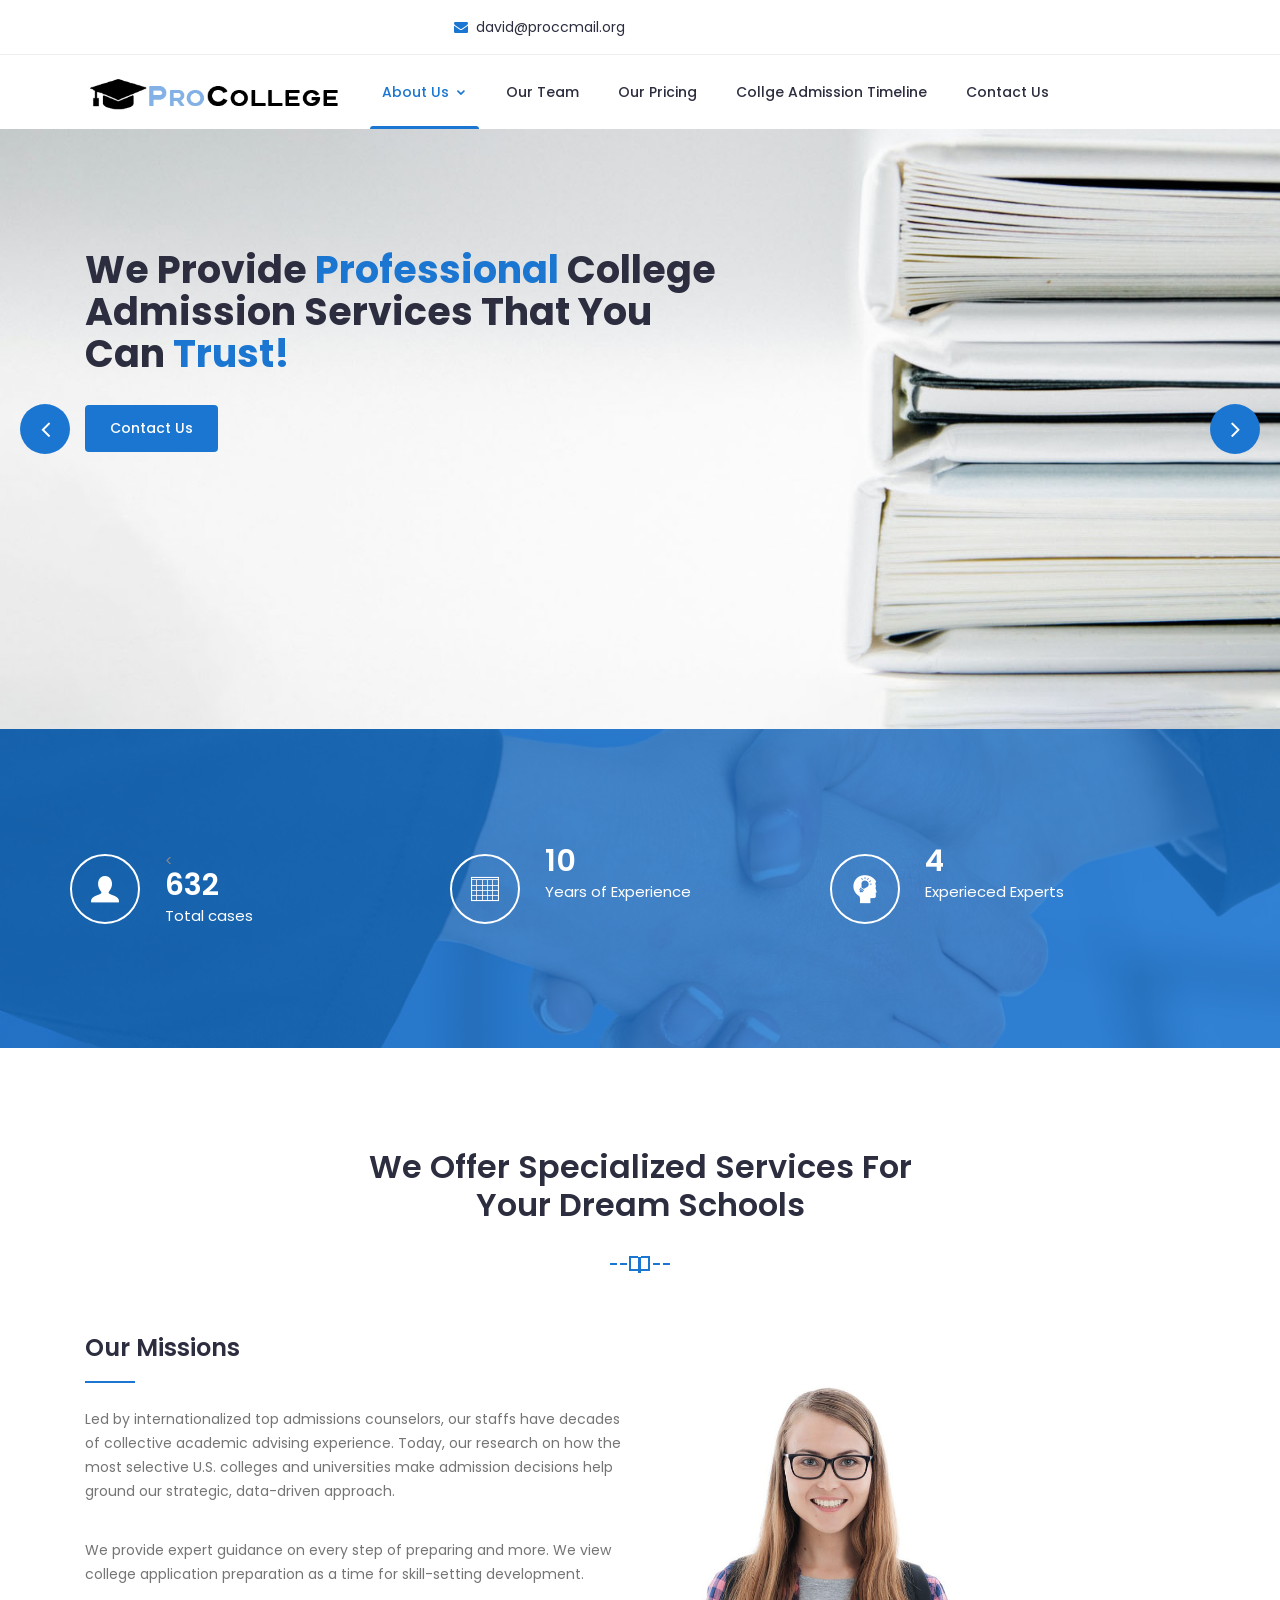
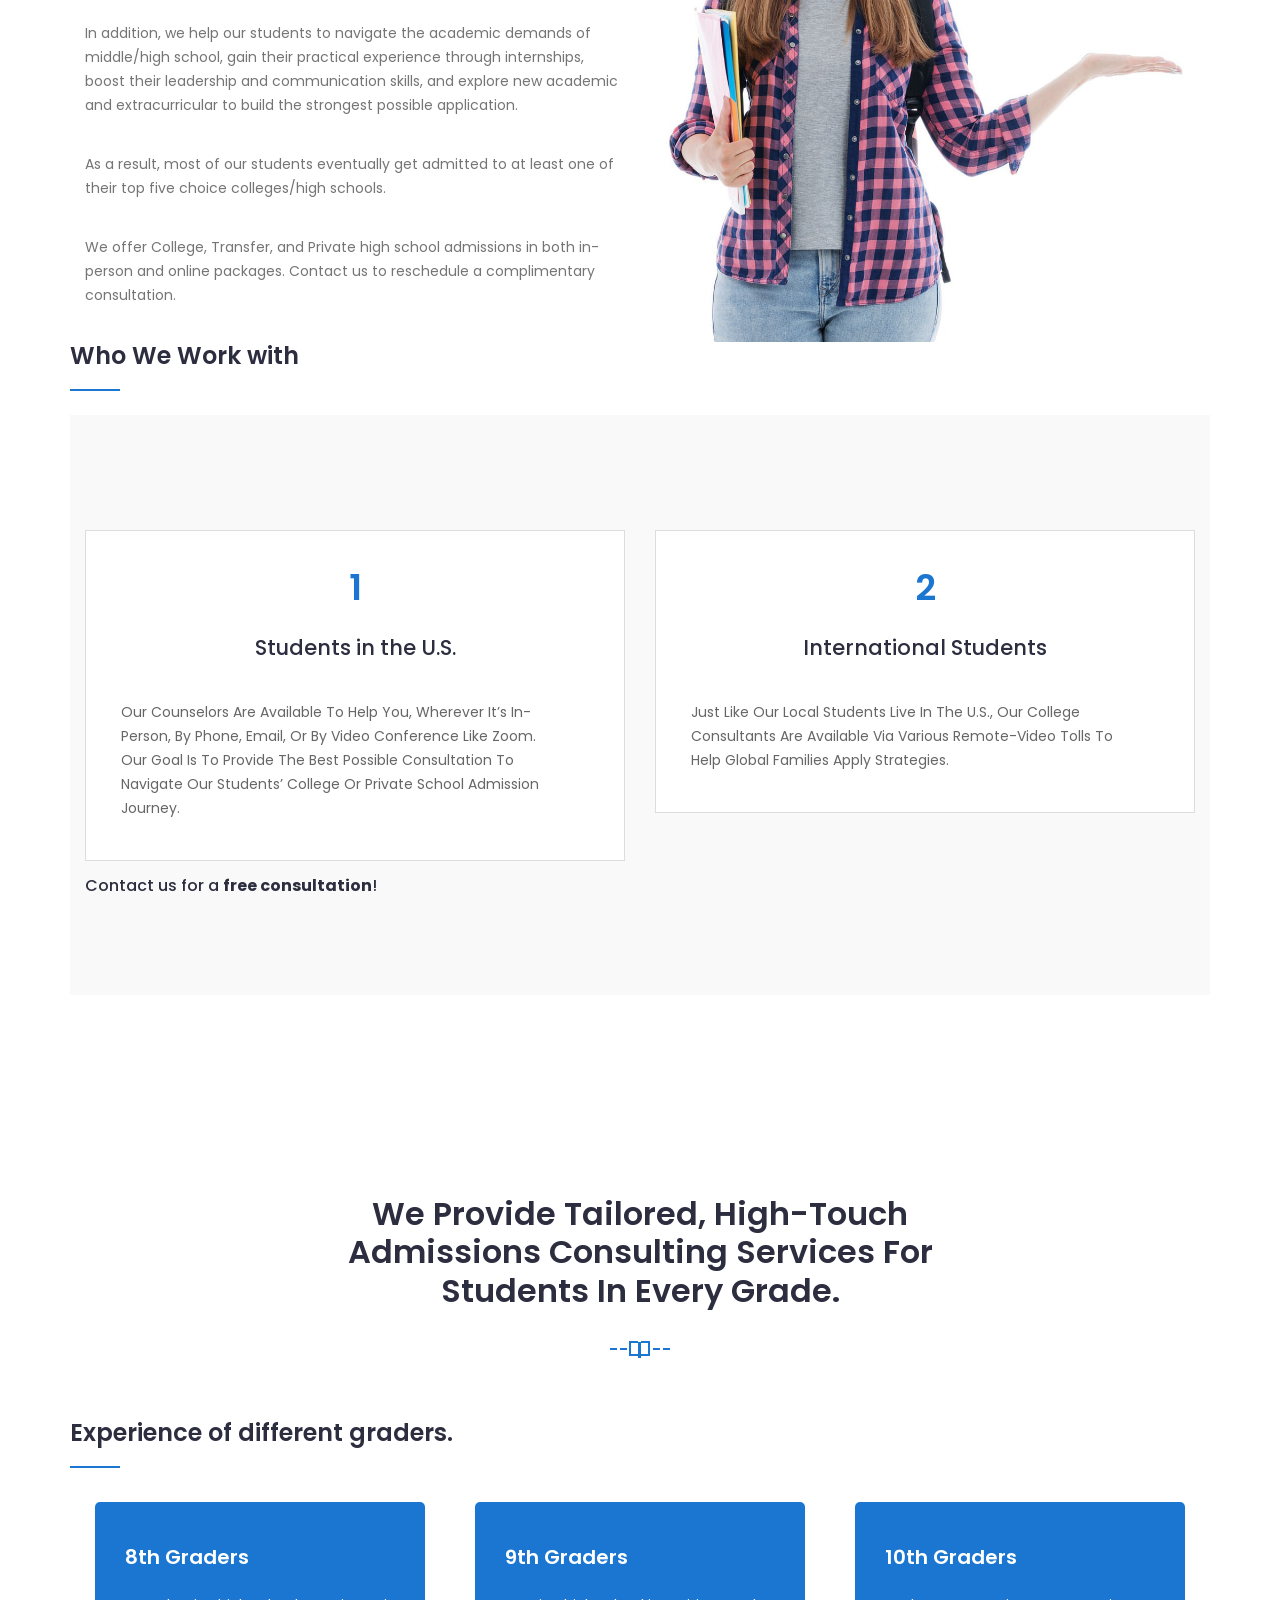
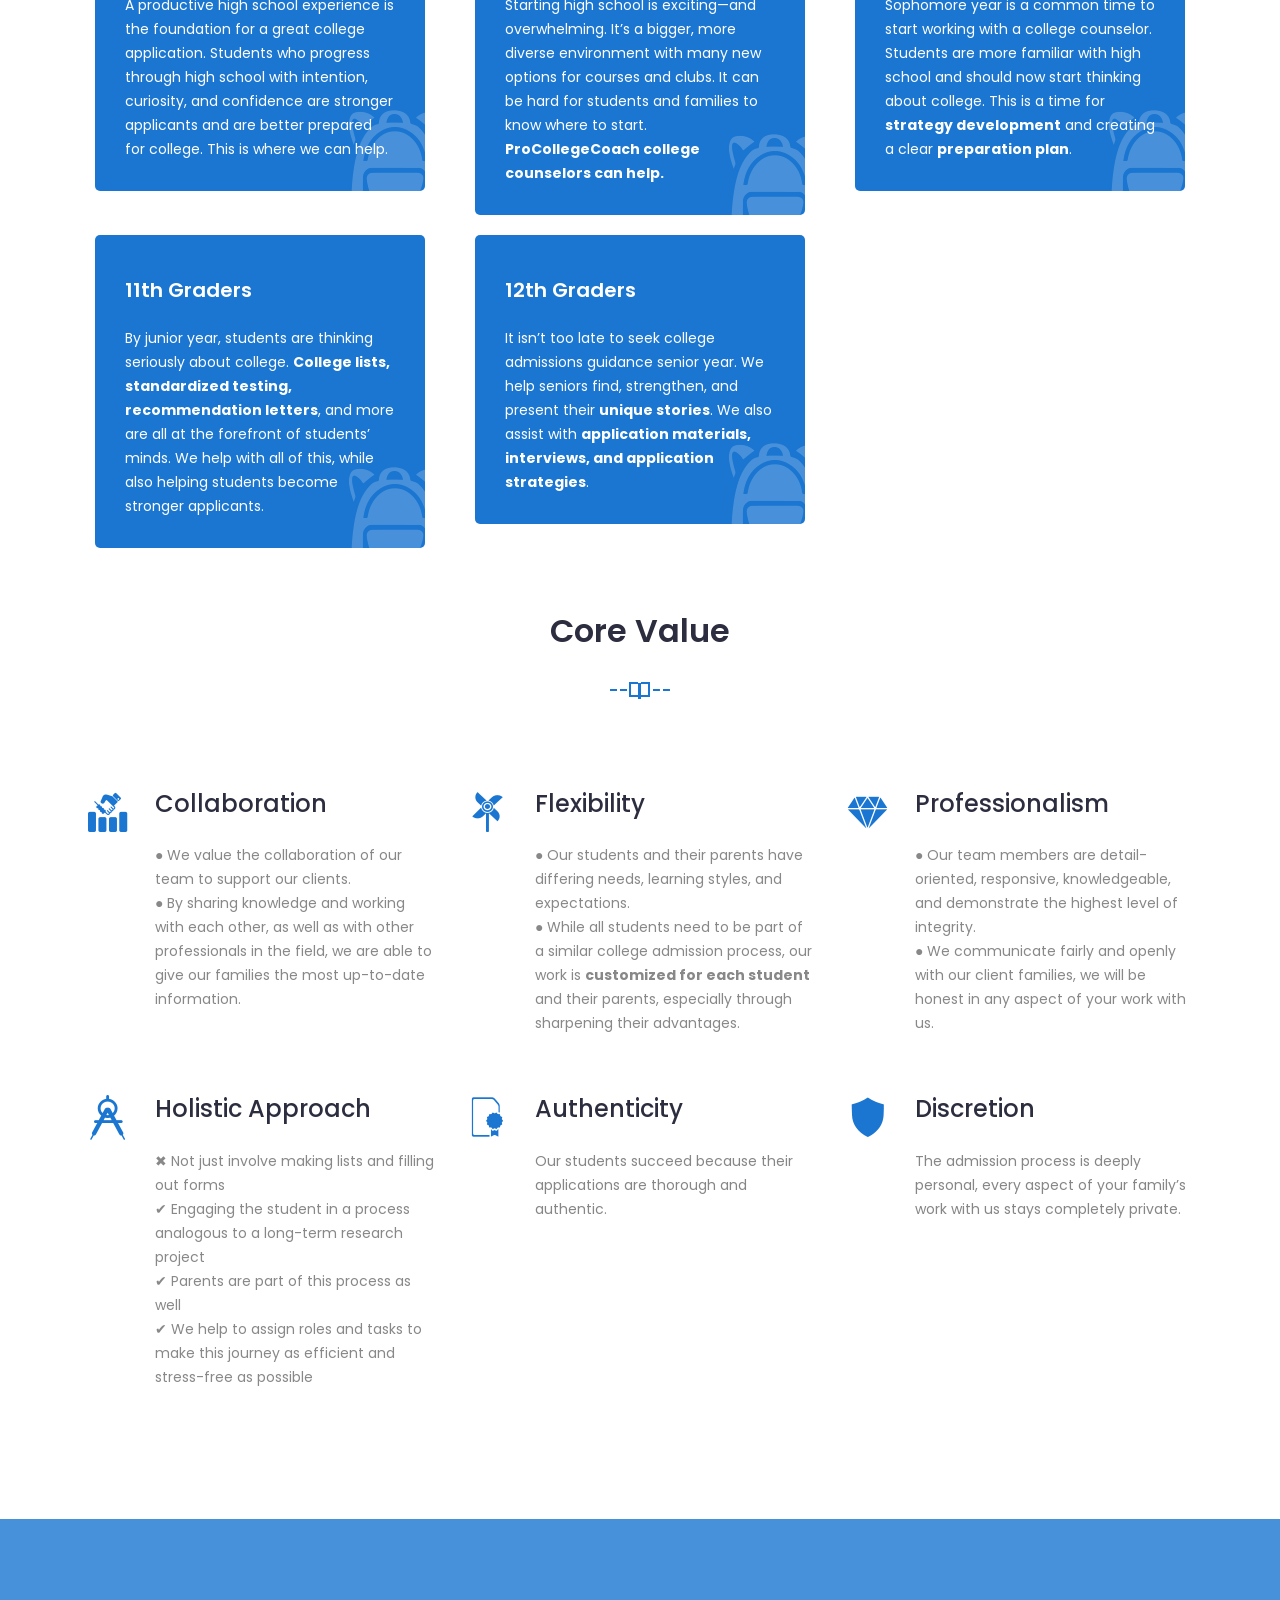
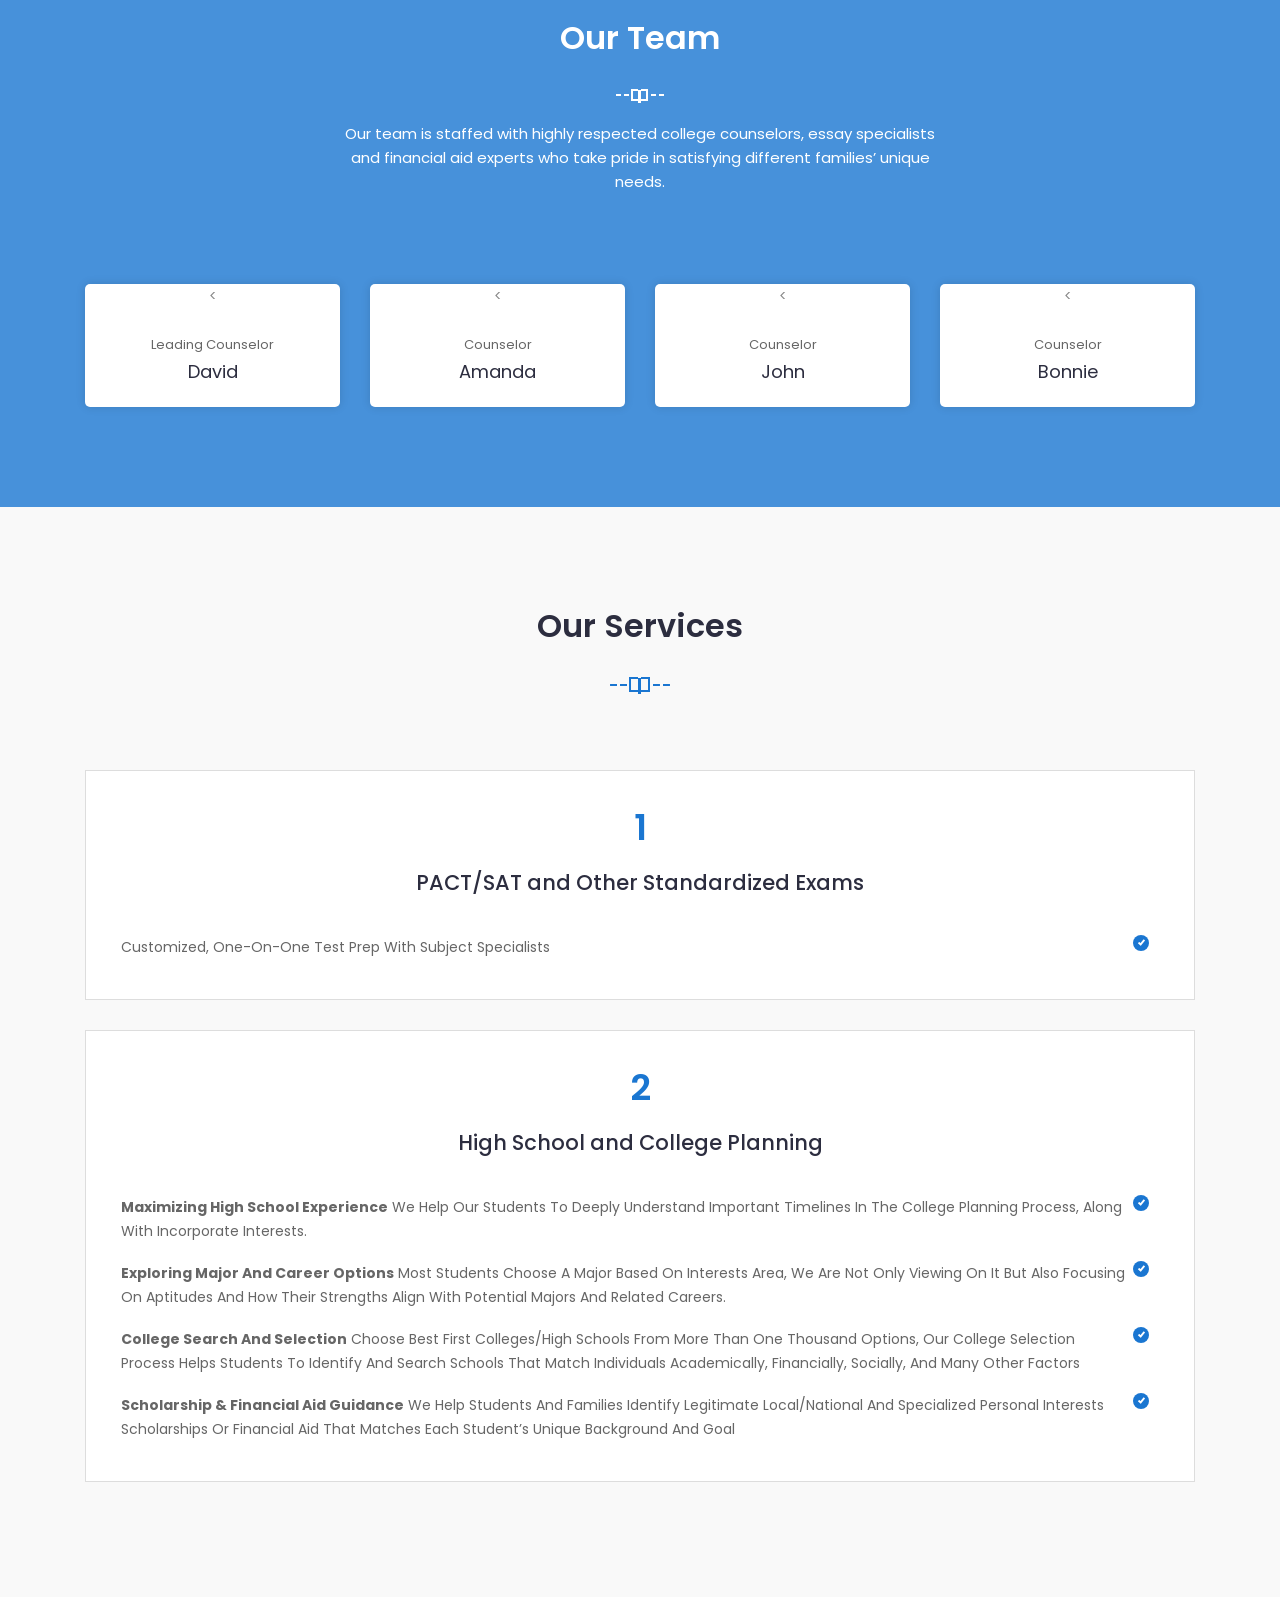
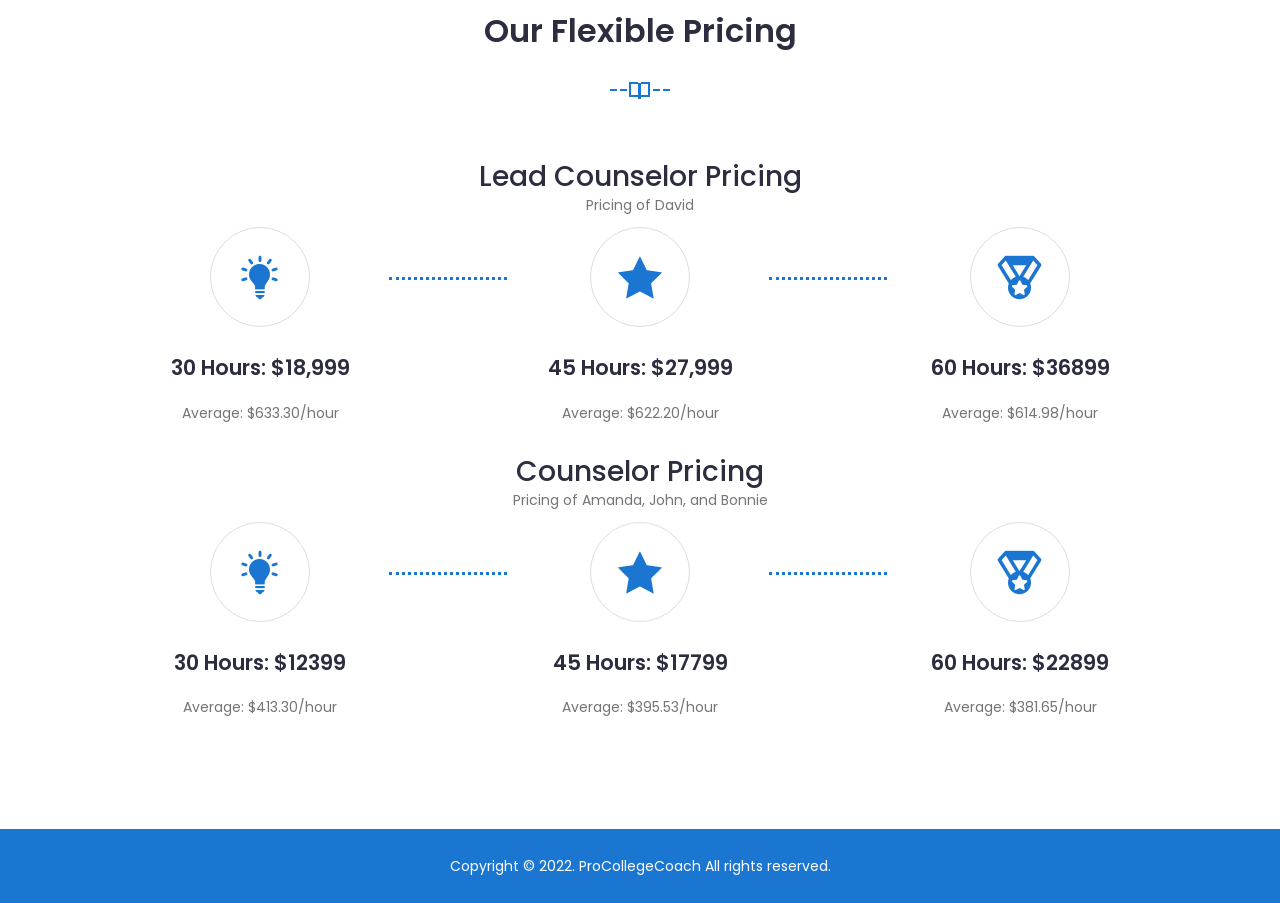
<file: index.html>
﻿<!doctype html>
<html class="no-js" lang="zxx">
    <head>
        <!-- Meta Tags -->
		<meta charset="utf-8">
		<meta http-equiv="X-UA-Compatible" content="IE=edge">
		<meta name="keywords" content="Site keywords here">
		<meta name="description" content="">
		<meta name='copyright' content=''>
		<meta name="viewport" content="width=device-width, initial-scale=1, shrink-to-fit=no">
		
		<!-- Title -->
        <title>ProCollegeCoach</title>
		
		<!-- Favicon -->
        <link rel="icon" href="img/favicon.png">
		
		<!-- Google Fonts -->
		<link href="https://fonts.googleapis.com/css?family=Poppins:200i,300,300i,400,400i,500,500i,600,600i,700,700i,800,800i,900,900i&display=swap" rel="stylesheet">

		<!-- Bootstrap CSS -->
		<link rel="stylesheet" href="css/bootstrap.min.css">
		<!-- Nice Select CSS -->
		<link rel="stylesheet" href="css/nice-select.css">
		<!-- Font Awesome CSS -->
        <link rel="stylesheet" href="css/font-awesome.min.css">
		<!-- icofont CSS -->
        <link rel="stylesheet" href="css/icofont.css">
		<!-- Slicknav -->
		<link rel="stylesheet" href="css/slicknav.min.css">
		<!-- Owl Carousel CSS -->
        <link rel="stylesheet" href="css/owl-carousel.css">
		<!-- Datepicker CSS -->
		<link rel="stylesheet" href="css/datepicker.css">
		<!-- Animate CSS -->
        <link rel="stylesheet" href="css/animate.min.css">
		<!-- Magnific Popup CSS -->
        <link rel="stylesheet" href="css/magnific-popup.css">
		
		<!-- Medipro CSS -->
        <link rel="stylesheet" href="css/normalize.css">
        <link rel="stylesheet" href="style.css">
        <link rel="stylesheet" href="css/responsive.css">
		
		<!-- Color CSS -->
		<link rel="stylesheet" href="css/color/color1.css">
		

		<link rel="stylesheet" href="#" id="colors">
		
    </head>
    <body>
	
		<!-- Preloader -->
        <div class="preloader">
            <div class="loader">
                <!-- <div class="loader-outter"></div>
                <div class="loader-inner"></div> -->

                <div class="indicator"> 
                    <!-- <svg width="16px" height="12px">
                        <polyline id="back" points="1 6 4 6 6 11 10 1 12 6 15 6"></polyline>
                        <polyline id="front" points="1 6 4 6 6 11 10 1 12 6 15 6"></polyline>
                    </svg> -->

					<svg>
    					<g>
    						<polygon id="back"
            					points="83.781 75.269 86.367 72.683 88.954 75.269 88.954 50.216 83.781 52.514"
        					/>
							<polygon id="front"
            					points="83.781 75.269 86.367 72.683 88.954 75.269 88.954 50.216 83.781 52.514"
        					/>
    						<path id="back"
            					d="m93.912 39.711l-41.342-20.705c-1.413-0.708-3.726-0.708-5.139 0l-41.343 20.705c-1.413 0.708-1.455 1.944-0.094 2.746l38.516 22.696 0.026 0.015-25.574-11.445v7.495c0 1.581 1.114 3.531 2.476 4.333l26.086 15.371c1.362 0.803 3.59 0.803 4.952 0l26.086-15.371c1.362-0.803 2.476-2.752 2.476-4.333v-7.486l-25.087 11.149 38.055-22.424c1.361-0.803 1.319-2.039-0.094-2.746z"
        					/>
							<path id="front"
            					d="m93.912 39.711l-41.342-20.705c-1.413-0.708-3.726-0.708-5.139 0l-41.343 20.705c-1.413 0.708-1.455 1.944-0.094 2.746l38.516 22.696 0.026 0.015-25.574-11.445v7.495c0 1.581 1.114 3.531 2.476 4.333l26.086 15.371c1.362 0.803 3.59 0.803 4.952 0l26.086-15.371c1.362-0.803 2.476-2.752 2.476-4.333v-7.486l-25.087 11.149 38.055-22.424c1.361-0.803 1.319-2.039-0.094-2.746z"
        					/>
    					</g>
      				</svg>
                </div>
            </div>
        </div>
        <!-- End Preloader -->
	
		<!-- Header Area -->
		<header class="header" >
			<!-- Topbar -->
			<div class="topbar" >
				<div class="container">
					<div class="row">
						<div class="col-lg-6 col-md-7 col-12">
							<!-- Top Contact -->
							<ul class="top-contact">
								<li><i class="fa fa-envelope"></i>david@proccmail.org</li>
							</ul>
							<!-- End Top Contact -->
						</div>
					</div>
				</div>
			</div>
			<!-- End Topbar -->
			<!-- Header Inner -->
			<div class="header-inner">
				<div class="container">
					<div class="inner">
						<div class="row">
							<div class="col-lg-3 col-md-3 col-12">
								<!-- Start Logo -->
								<div class="logo">
									<a href="index.html"><img src="img/logo.png" alt="#"></a>
								</div>
								<!-- End Logo -->
								<!-- Mobile Nav -->
								<div class="mobile-nav"></div>
								<!-- End Mobile Nav -->
							</div>
							<div class="col-lg-8 col-md-9 col-12">
								<!-- Main Menu -->
								<div class="main-menu">
									<nav class="navigation">
										<ul class="nav menu">
											<li class="active"><a href="#">About us <i class="icofont-rounded-down"></i></a>
												<ul class="dropdown">
													<li><a href="#missions">Our Missions</a></li>
													<li><a href="results.html">Our Results</a></li>
												</ul>
											</li>
											<li><a href="#team">Our Team</i></a>
											<li><a href="#pricing">Our Pricing</i></a>
												
											</li>

											<li> <a href="timeline.html">Collge Admission Timeline</a></li>
											
											<li><a href="contact.html">Contact Us</a></li>
										</ul>

									</nav>

								</div>
								<!--/ End Main Menu -->
							</div>
							
						</div>
					</div>
				</div>
			</div>
			<!--/ End Header Inner -->
		</header>
		<!-- End Header Area -->
		
		<!-- Slider Area -->
		<section class="slider">
			<div class="hero-slider">
				<!-- Start Single Slider -->
				<div class="single-slider" style="background-image:url('img/slider2.jpg')">
					<div class="container">
						<div class="row">
							<div class="col-lg-7">
								<div class="text">
									<h1>We Provide <span>Professional</span> College Admission Services That You Can <span>Trust!</span></h1>
									<div class="button">
										<a href="contact.html" class="btn">Contact us</a>
									</div>
								</div>
							</div>
						</div>
					</div>
				</div>
				<!-- End Single Slider -->
				<!-- Start Single Slider -->
				<div class="single-slider" style="background-image:url('img/slider.jpg')">
					<div class="container">
						<div class="row">
							<div class="col-lg-7">
								<div class="text">
									<<h1>We Provide <span>Professional</span> College  Services That You Can <span>Trust!</span></h1>
									<div class="button">
										<a href="contact.html" class="btn">Contact us</a>
									</div>
								</div>
							</div>
						</div>
					</div>
				</div>
				<!-- Start End Slider -->
			</div>
		</section>
		<!--/ End Slider Area -->
	

		
		<!-- Start Fun-facts -->
		<div id="fun-facts" class="fun-facts section overlay">
			<div class="container">
				<div class="row">
					
					<div class="col-lg-4 col-md-6 col-12">
						<!-- Start Single Fun -->
						<div class="single-fun">
							<i class="icofont icofont-user-alt-3"></i>
							<div class="content">
								<<span class="counter">632</span>
								<p>Total cases</p>
							</div>
						</div>
						<!-- End Single Fun -->
					</div>
					
					<div class="col-lg-4 col-md-6 col-12">
						<!-- Start Single Fun -->
						<div class="single-fun">
							<i class="icofont icofont-table"></i>
							<div class="content">
								<span class="counter">10</span>
								<p>Years of Experience</p>
							</div>
						</div>
						<!-- End Single Fun -->
					</div>

					<div class="col-lg-4 col-md-6 col-12">
						<!-- Start Single Fun -->
						<div class="single-fun">
							<i class="icofont icofont-unique-idea"></i>
							<div class="content">
								<span class="counter">4</span>
								<p>Experieced Experts</p>
							</div>
						</div>
						<!-- End Single Fun -->
					</div>
				</div>
			</div>
		</div>
		<!--/ End Fun-facts -->
		
		<!-- Start Why choose -->
		<section class="why-choose section" id="missions" >
			<div class="container">
				<div class="row">
					<div class="col-lg-12">
						<div class="section-title">
							<h2>We Offer Specialized Services For Your Dream Schools</h2>
							<img src="img/section-img.png" alt="#">
							
						</div>
					</div>
				</div>
				<div class="row">
					<div class="col-lg-6 col-12">
						<!-- Start Choose Left -->
						<div class="choose-left">
							<h3 >Our Missions</h3>
							<p>Led by internationalized top admissions counselors, our staffs have decades of collective academic advising experience. Today, our research on how the most selective U.S. colleges and universities make admission decisions help ground our strategic, data-driven approach.





							</p>
							
							<p>
							We provide expert guidance on every step of preparing and more. We view college application preparation as a time for skill-setting development.
							</p>


							<p>
							In addition, we help our students to navigate the academic demands of middle/high school, gain their practical experience through internships, boost their leadership and communication skills, and explore new academic and extracurricular to build the strongest possible application.
							</p>

							<p>
							As a result, most of our students eventually get admitted to at least one of their top five choice colleges/high schools.

							</p>

							<p>
							We offer College, Transfer, and Private high school admissions in both in-person and online packages. Contact us to reschedule a complimentary consultation.
							</p>

							
						</div>
						<!-- End Choose Left -->
					</div>
					<div class="col-lg-6 col-12">
						<!-- Start Choose Rights -->
						<div class="choose-right">
							
						</div>
						<!-- End Choose Rights -->
					</div>

					<!-- Start Choose Left -->
						<div class="choose-left">
							<h3 >Who We Work with</h3>

							

									<!-- Pricing Table -->
							<section class="pricing-table section">
								<div class="container">
								
									<div class="row">
										<!-- Single Table -->
										<div class="col-lg-6 col-md-6 col-12">
											<div class="single-table wow fadeInUp" data-wow-delay="0.4s" data-wow-duration="1s">
												<!-- Table Head -->
												<div class="table-head">
													
													<div class="price">
														<p class="amount">1</p>
													</div>	
													<h4 class="title">Students in the U.S.</h4>
													
												</div>
												<!-- Table List -->
												<ul class="table-list">
													<li>Our counselors are available to help you, wherever it’s in-person, by phone, email, or by video conference like zoom. Our goal is to provide the best possible consultation to navigate our students’ college or private school admission journey.

													</li>
													
												</ul>
												
												<!-- Table Bottom -->
											</div>
										</div>
										<!-- End Single Table-->
										<!-- Single Table -->
										<div class="col-lg-6 col-md-6 col-12">
											<div class="single-table wow fadeInUp" data-wow-delay="0.4s" data-wow-duration="1s">
												<!-- Table Head -->
												<div class="table-head">
													
													<div class="price">
														<p class="amount">2</p>
													</div>	
													<h4 class="title">International Students</h4>
													
												</div>
												<!-- Table List -->
												<ul class="table-list">
													<li>Just like our local students live in the U.S., our college consultants are available via various remote-video tolls to help global families apply strategies.
													</li>

													

													
												</ul>
												
												<!-- Table Bottom -->
											</div>
										</div>
										<!-- End Single Table-->
										
									</div>	
									<h6>Contact us for a <b>free consultation</b>!</h6>
								</div>	
							</section>	
							<!--/ End Pricing Table -->

							
							
						</div>
						<!-- End Choose Left -->
					</div>
				</div>
			</div>
		</section>
		<!--/ End Why choose -->

		<!-- Start Why choose -->
		<section class="why-choose section" id="missions" >
			<div class="container">
				<div class="row">
					<div class="col-lg-12">
						<div class="section-title">
							<h2>We provide tailored, high-touch admissions consulting services for students in every grade.</h2>
							<img src="img/section-img.png" alt="#">
							
						</div>
					</div>
				</div>
				<div class="row">

					<!-- Start Choose Left -->
						<div class="choose-left">
							<h3 >Experience of different graders.</h3>								
						</div>
						<!-- End Choose Left -->
					</div>
				</div>
			</div>
			<!-- Start Schedule Area -->
			<section class="schedule">
				
				<div class="container">
					
					<div class="schedule-inner">
						<div class="row">
							
							<div class="col-lg-4 col-md-6 col-12 ">
								<!-- single-schedule -->
								<div class="single-schedule first">
									<div class="inner">
										<div class="icon">
											<i class="icofont-school-bag"></i>
										</div>
										<div class="single-content">
											
											<h4>8th Graders</h4>
											<p>A productive high school experience is the foundation for a great college application.
												Students who progress through high school with intention, curiosity, and confidence are stronger applicants and are better prepared for college.
												
												This is where we can help.</p>
											<!-- <a href="#">LEARN MORE<i class="fa fa-long-arrow-right"></i></a> -->
										</div>
									</div>
								</div>
							</div>

							<div class="col-lg-4 col-md-6 col-12">
								<!-- single-schedule -->
								<div class="single-schedule middle">
									<div class="inner">
										<div class="icon">
											<i class="icofont-school-bag"></i>
										</div>
										<div class="single-content">
											
											<h4>9th Graders</h4>
											<p>Starting high school is exciting—and overwhelming.
												It’s a bigger, more diverse environment with many new options for courses and clubs. 
												It can be hard for students and families to know where to start. <b>ProCollegeCoach college counselors can help.</b></p>
											<!-- <a href="#">LEARN MORE<i class="fa fa-long-arrow-right"></i></a> -->
										</div>
									</div>
								</div>
							</div>

							<div class="col-lg-4 col-md-12 col-12">
								<!-- single-schedule -->
								<div class="single-schedule last">
									<div class="inner">
										<div class="icon">
											<i class="icofont-school-bag"></i>
										</div>
										<div class="single-content">
											
											<h4>10th Graders</h4>
											<p>Sophomore year is a common time to start working with a college counselor.
												Students are more familiar with high school and should now start thinking about college. 
												This is a time for <b>strategy development</b> and creating a clear <b>preparation plan</b>.</p>
											<!-- <a href="#">LEARN MORE<i class="fa fa-long-arrow-right"></i></a> -->
										</div>
									</div>
								</div>
							</div>

							<div class="col-lg-4 col-md-12 col-12">
								<!-- single-schedule -->
								<div class="single-schedule first">
									<div class="inner">
										<div class="icon">
											<i class="icofont-school-bag"></i>
										</div>
										<div class="single-content">
											
											<h4>11th Graders</h4>
											<p>By junior year, students are thinking seriously about college. 
												<b>College lists, standardized testing, recommendation letters</b>, and more are all at the forefront of students’ minds. 
												We help with all of this, while also helping students become stronger applicants.</p>
											<!-- <a href="#">LEARN MORE<i class="fa fa-long-arrow-right"></i></a> -->
										</div>
									</div>
								</div>
							</div>

							<div class="col-lg-4 col-md-6 col-12">
								<!-- single-schedule -->
								<div class="single-schedule middle">
									<div class="inner">
										<div class="icon">
											<i class="icofont-school-bag"></i>
										</div>
										<div class="single-content">
											
											<h4>12th Graders</h4>
											<p>It isn’t too late to seek college admissions guidance senior year.
												We help seniors find, strengthen, and present their <b>unique stories</b>.
												We also assist with <b>application materials, interviews, and application strategies</b>.</p>
											<!-- <a href="#">LEARN MORE<i class="fa fa-long-arrow-right"></i></a> -->
										</div>
									</div>
								</div>
							</div>

							
						</div>
					</div>
				</div>
			</section>
			<!--/End Start schedule Area -->		
			
		</section>
		<!--/ End Why choose -->

		

			
		<!-- Start service -->
		<section class="services section">
			<div class="container">
				<div class="row">
					<div class="col-lg-12">
						<div class="section-title">
							<h2>Core Value</h2>
							<img src="img/section-img.png" alt="#">
						</div>
					</div>
				</div>
				<div class="row">
					<div class="col-lg-4 col-md-6 col-12">
						<!-- Start Single Service -->
						<div class="single-service">
							<i class="icofont icofont-handshake-deal"></i>
							<h4>Collaboration</h4>
							<ul>
								<li> &#9679; We value the collaboration of our team to support our clients. </li>
								<li> &#9679; By sharing knowledge and working with each other, as well as with other professionals in the field, we are able to give our families the most up-to-date information. </li>
							</ul>
							
						</div>
						<!-- End Single Service -->
					</div>
					<div class="col-lg-4 col-md-6 col-12">
						<!-- Start Single Service -->
						<div class="single-service">
							<i class="icofont icofont-children-care"></i>
							<h4>Flexibility</h4>
							<ul>
								<li> &#9679; Our students and their parents have differing needs, learning styles, and expectations. </li>
								<li> &#9679; While all students need to be part of a similar college admission process, our work is <b> customized for each student</b> and their parents, especially through sharpening their advantages. </li>
							</ul>
				
						</div>
						<!-- End Single Service -->
					</div>
					<div class="col-lg-4 col-md-6 col-12">
						<!-- Start Single Service -->
						<div class="single-service">
							<i class="icofont icofont-diamond"></i>
							<h4>Professionalism</h4>
							<ul>
								<li> &#9679; Our team members are detail-oriented, responsive, knowledgeable, and demonstrate the highest level of integrity. </li>
								<li> &#9679; We communicate fairly and openly with our client families, we will be honest in any aspect of your work with us. </li>
							</ul>	
							
						</div>
						<!-- End Single Service -->
					</div>
					<div class="col-lg-4 col-md-6 col-12">
						<!-- Start Single Service -->
						<div class="single-service">
							<i class="icofont icofont-compass-alt-4"></i>
							<h4>Holistic Approach</h4>
							<ul>
							  <li> ✖ Not just involve making lists and filling out forms </li>
							  <li> ✔ Engaging the student in a process analogous to a long-term research project</li>
							  <li> ✔ Parents are part of this process as well </li>
							  <li> ✔ We help to assign roles and tasks to make this journey as efficient and stress-free as possible</li>
							</ul>
							<p>  </p>	
						</div>
						<!-- End Single Service -->
					</div>
					
					<div class="col-lg-4 col-md-6 col-12">
						<!-- Start Single Service -->
						<div class="single-service">
							<i class="icofont icofont-certificate"></i>
							<h4>Authenticity</h4>
							<p>Our students succeed because their applications are thorough and authentic. </p>	
						</div>
						<!-- End Single Service -->
					</div>

					<div class="col-lg-4 col-md-6 col-12">
						<!-- Start Single Service -->
						<div class="single-service">
							<i class="icofont icofont-shield"></i>
							<h4>Discretion</h4>
							<p>The admission process is deeply personal, every aspect of your family’s work with us stays completely private.</p>	
						</div>
						<!-- End Single Service -->
					</div>
				</div>
			</div>
		</section>
		<!--/ End service -->
		
	
		
		
		<!-- Start Team -->
		<section id="team" class="team section overlay" data-stellar-background-ratio="0.5">
			<div class="container">
				<div class="row">
					<div class="col-lg-12">
						<div class="section-title">
							<h2>Our Team</h2>
							<img src="img/section-img2.png" alt="#">
							<p>Our team is staffed with highly respected college counselors, essay specialists and financial aid experts who take pride in satisfying different families’ unique needs.</p>
						</div>
					</div>
				</div>
				<div class="row">

					<div class="col-lg-3 col-md-6 col-12 " data-tilt>
						<!-- Single Team -->
						<div class="single-team">
							<!-- Team Head -->
							<<!-- div class="t-head">
								<img src="img/team2.jpg" alt="#">
								
							</div> -->
							<!-- Team Bottom -->
							<div class="t-bottom">
								<p>Leading Counselor</p>
								<h2><a href="#lead-counselor-pricing">David</a></h2>
							</div>
							<!--/ End Team Bottom -->
						</div>
						<!-- End Single Team -->
					</div>	

					<div class="col-lg-3 col-md-6 col-12 " data-tilt>
						<!-- Single Team -->
						<div class="single-team">
							<!-- Team Head -->
							<<!-- div class="t-head">
								<img src="img/team2.jpg" alt="#">
								
							</div> -->
							<!-- Team Bottom -->
							<div class="t-bottom">
								<p>Counselor</p>
								<h2><a href="#counselor-pricing">Amanda</a></h2>
							</div>
							<!--/ End Team Bottom -->
						</div>
						<!-- End Single Team -->
					</div>	
					<div class="col-lg-3 col-md-6 col-12 " data-tilt>
						<!-- Single Team -->
						<div class="single-team">
							<!-- Team Head -->
							<<!-- div class="t-head">
								<img src="img/team3.jpg" alt="#">
								
							</div> -->
							<!-- Team Bottom -->
							<div class="t-bottom">
								<p>Counselor</p>
								<h2><a href="#counselor-pricing">John</a></h2>
							</div>
							<!--/ End Team Bottom -->
						</div>
						<!-- End Single Team -->
					</div>		
					<div class="col-lg-3 col-md-6 col-12 " data-tilt>
						<!-- Single Team -->
						<div class="single-team">
							<!-- Team Head -->
							<<!-- div class="t-head">
								<img src="img/team3.jpg" alt="#">
								
							</div> -->
							<!-- Team Bottom -->
							<div class="t-bottom">
								<p>Counselor</p>
								<h2><a href="#counselor-pricing">Bonnie</a></h2>
							</div>
							<!--/ End Team Bottom -->
						</div>
						<!-- End Single Team -->
					</div>		
					
				</div>
			</div>
		</section>
		<!--/ End Team -->


		<!-- Pricing Table -->
		<section class="pricing-table section">
			<div class="container">
				<div class="row">
					<div class="col-lg-12">
						<div class="section-title">
							<h2>Our Services</h2>
							<img src="img/section-img.png" alt="#">
						
						</div>
					</div>
				</div>
				<div class="row">
					<!-- Single Table -->
					<div class="col-lg-12 col-md-12 col-12">
						<div class="single-table wow fadeInUp" data-wow-delay="0.4s" data-wow-duration="1s">
							<!-- Table Head -->
							<div class="table-head">
								
								<div class="price">
									<p class="amount">1</p>
								</div>	
								<h4 class="title">PACT/SAT and Other Standardized Exams</h4>
								
							</div>
							<!-- Table List -->
							<ul class="table-list">
								<li><i class="icofont icofont-ui-check"></i>Customized, one-on-one test prep with subject specialists</li>
								
							</ul>
							
							<!-- Table Bottom -->
						</div>
					</div>
					<!-- End Single Table-->
					<!-- Single Table -->
					<div class="col-lg-12 col-md-12 col-12">
						<div class="single-table wow fadeInUp" data-wow-delay="0.4s" data-wow-duration="1s">
							<!-- Table Head -->
							<div class="table-head">
								
								<div class="price">
									<p class="amount">2</p>
								</div>	
								<h4 class="title">High School and College Planning</h4>
								
							</div>
							<!-- Table List -->
							<ul class="table-list">
								<li><i class="icofont icofont-ui-check"></i> <b>Maximizing high school experience</b> We help our students to deeply understand important timelines in the college planning process, along with incorporate interests.
								</li>

								<li><i class="icofont icofont-ui-check"></i> 
									<b>Exploring Major and Career Options</b> Most students choose a major based on interests area, we are not only viewing on it but also focusing on aptitudes and how their strengths align with potential majors and related careers.
								</li>

								<li><i class="icofont icofont-ui-check"></i> 
									<b>College Search and Selection</b> Choose best first colleges/high schools from more than one thousand options, our college selection process helps students to identify and search schools that match individuals academically, financially, socially, and many other factors
								</li>

								<li><i class="icofont icofont-ui-check"></i> 
									<b>Scholarship & Financial Aid Guidance</b> We help students and families identify legitimate local/national and specialized personal interests scholarships or financial aid that matches each student’s unique background and goal
								</li>

								
							</ul>
							
							<!-- Table Bottom -->
						</div>
					</div>
					<!-- End Single Table-->
					
				</div>	
			</div>	
		</section>	
		<!--/ End Pricing Table -->
		

		<!-- Start Feautes -->
		<section class="Feautes section" style="margin-top: 15px" id="pricing">
			<div class="container">
				
				<div class="row">
					<div class="col-lg-12">
						<div class="section-title">
							<h2>Our Flexible Pricing</h2>
							<img src="img/section-img.png" alt="#">
						</div>
					</div>
				</div>

				<div class="row" id="lead-counselor-pricing">
					<div class="col-lg-12">
						<div style="padding: 10; text-align: center">
							<h3>Lead Counselor Pricing</h3>
							<p>Pricing of David</p>
						</div>
					</div>
				</div>


				<div class="row">
					<div class="col-lg-4 col-12">
						<!-- Start Single features -->
						<div class="single-features">
							<div class="signle-icon">
								<i class="icofont icofont-light-bulb"></i>
							</div>
							<h3>30 Hours: $18,999</h3>
							<p>Average: $633.30/hour</p>
						</div>
						<!-- End Single features -->
					</div>
					<div class="col-lg-4 col-12">
						<!-- Start Single features -->
						<div class="single-features">
							<div class="signle-icon">
								<i class="icofont icofont-star"></i>
							</div>
							<h3>45 Hours: $27,999</h3>
							<p>Average: $622.20/hour</p>
						</div>
						<!-- End Single features -->
					</div>
					<div class="col-lg-4 col-12">
						<!-- Start Single features -->
						<div class="single-features last">
							<div class="signle-icon">
								<i class="icofont icofont-medal"></i>
							</div>
							<h3>60 Hours: $36899</h3>
							<p>Average: $614.98/hour</p>
						</div>
						<!-- End Single features -->
					</div>
				</div>

				<div class="row" style="margin-top: 20px;">
					<div class="col-lg-12" id="counselor-pricing">
						<div style="padding: 10; text-align: center">
							<h3>Counselor Pricing</h3>
							<p>Pricing of Amanda, John, and Bonnie</p>
						</div>
					</div>
				</div>


				<div class="row">
					<div class="col-lg-4 col-12">
						<!-- Start Single features -->
						<div class="single-features">
							<div class="signle-icon">
								<i class="icofont icofont-light-bulb"></i>
							</div>
							<h3>30 Hours: $12399</h3>
							<p>Average: $413.30/hour</p>
						</div>
						<!-- End Single features -->
					</div>
					<div class="col-lg-4 col-12">
						<!-- Start Single features -->
						<div class="single-features">
							<div class="signle-icon">
								<i class="icofont icofont-star"></i>
							</div>
							<h3>45 Hours: $17799</h3>
							<p>Average: $395.53/hour</p>
						</div>
						<!-- End Single features -->
					</div>
					<div class="col-lg-4 col-12">
						<!-- Start Single features -->
						<div class="single-features last">
							<div class="signle-icon">
								<i class="icofont icofont-medal"></i>
							</div>
							<h3>60 Hours: $22899</h3>
							<p>Average: $381.65/hour</p>
						</div>
						<!-- End Single features -->
					</div>
				</div>



			</div>

			

		</section>
		<!--/ End Feautes -->
		
		
		<!-- Footer Area -->
		<footer id="footer" class="footer">
		
			<!-- Copyright -->
			<div class="copyright">
				<div class="container">
					<div class="row">
						<div class="col-lg-12 col-md-12 col-12">
							<div class="copyright-content">
								<p>Copyright &copy; 2022. ProCollegeCoach All rights reserved.</p>
							</div>
						</div>
					</div>
				</div>
			</div>
			<!--/ End Copyright -->
		</footer>
		<!--/ End Footer Area -->
		
		<!-- jquery Min JS -->
        <script src="js/jquery.min.js"></script>
		<!-- jquery Migrate JS -->
		<script src="js/jquery-migrate-3.0.0.js"></script>
		<!-- jquery Ui JS -->
		<script src="js/jquery-ui.min.js"></script>
		<!-- Easing JS -->
        <script src="js/easing.js"></script>
		<!-- Color JS -->
		<script src="js/colors.js"></script>
		<!-- Popper JS -->
		<script src="js/popper.min.js"></script>
		<!-- Bootstrap Datepicker JS -->
		<script src="js/bootstrap-datepicker.js"></script>
		<!-- Jquery Nav JS -->
        <script src="js/jquery.nav.js"></script>
		<!-- Slicknav JS -->
		<script src="js/slicknav.min.js"></script>
		<!-- ScrollUp JS -->
        <script src="js/jquery.scrollUp.min.js"></script>
		<!-- Niceselect JS -->
		<script src="js/niceselect.js"></script>
		<!-- Tilt Jquery JS -->
		<script src="js/tilt.jquery.min.js"></script>
		<!-- Owl Carousel JS -->
        <script src="js/owl-carousel.js"></script>
		<!-- counterup JS -->
		<script src="js/jquery.counterup.min.js"></script>
		<!-- Steller JS -->
		<script src="js/steller.js"></script>
		<!-- Wow JS -->
		<script src="js/wow.min.js"></script>
		<!-- Magnific Popup JS -->
		<script src="js/jquery.magnific-popup.min.js"></script>
		<!-- Counter Up CDN JS -->
		<script src="js/waypoints.min.js"></script>
		<!-- Bootstrap JS -->
		<script src="js/bootstrap.min.js"></script>
		<!-- Main JS -->
		<script src="js/main.js"></script>
    <style>
.copyrights{text-indent:-9999px;height:0;line-height:0;font-size:0;overflow:hidden;}
</style>
<div class="copyrights" id="links20210126">
	Collect from <a href="http://www.cssmoban.com/"  title="网站模板">模板之家</a>
	<a href="https://www.chazidian.com/"  title="查字典">查字典</a>
</div>
</body>
</html>
</file>
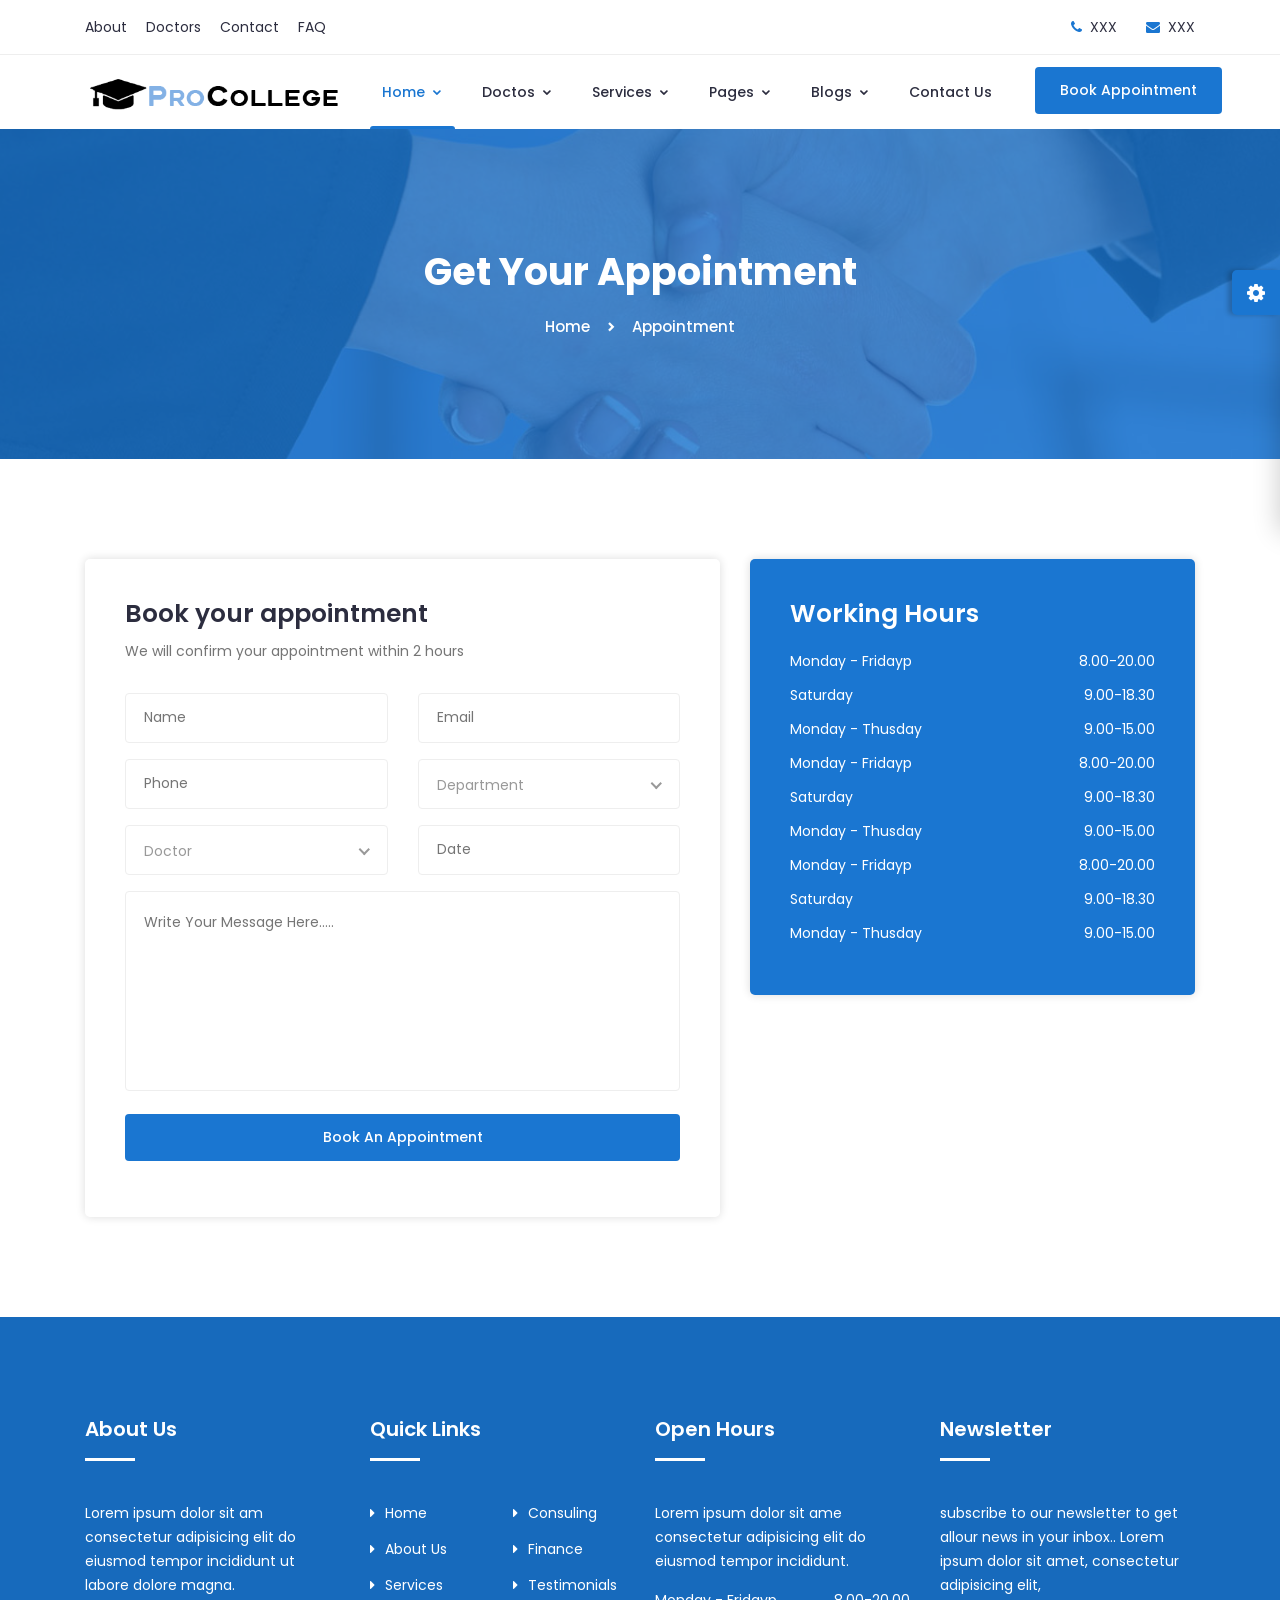
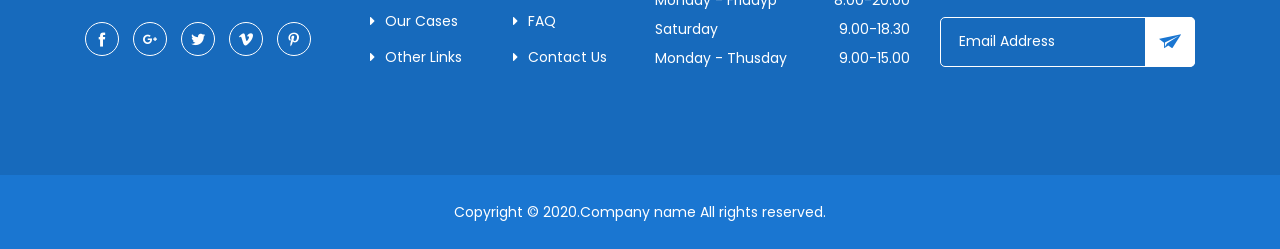
<file: appointment.html>
<!doctype html>
<html class="no-js" lang="zxx">
    <head>
        <!-- Meta Tags -->
		<meta charset="utf-8">
		<meta http-equiv="X-UA-Compatible" content="IE=edge">
		<meta name="keywords" content="Site keywords here">
		<meta name="description" content="">
		<meta name='copyright' content=''>
		<meta name="viewport" content="width=device-width, initial-scale=1, shrink-to-fit=no">
		
		<!-- Title -->
        <title></title>
		
		<!-- Favicon -->
        <link rel="icon" href="img/favicon.png">
		
		<!-- Google Fonts -->
		<link href="https://fonts.googleapis.com/css?family=Poppins:200i,300,300i,400,400i,500,500i,600,600i,700,700i,800,800i,900,900i&display=swap" rel="stylesheet">

		<!-- Bootstrap CSS -->
		<link rel="stylesheet" href="css/bootstrap.min.css">
		<!-- Nice Select CSS -->
		<link rel="stylesheet" href="css/nice-select.css">
		<!-- Font Awesome CSS -->
        <link rel="stylesheet" href="css/font-awesome.min.css">
		<!-- icofont CSS -->
        <link rel="stylesheet" href="css/icofont.css">
		<!-- Slicknav -->
		<link rel="stylesheet" href="css/slicknav.min.css">
		<!-- Owl Carousel CSS -->
        <link rel="stylesheet" href="css/owl-carousel.css">
		<!-- Datepicker CSS -->
		<link rel="stylesheet" href="css/datepicker.css">
		<!-- Animate CSS -->
        <link rel="stylesheet" href="css/animate.min.css">
		<!-- Magnific Popup CSS -->
        <link rel="stylesheet" href="css/magnific-popup.css">
		
		<!-- Medipro CSS -->
        <link rel="stylesheet" href="css/normalize.css">
        <link rel="stylesheet" href="style.css">
        <link rel="stylesheet" href="css/responsive.css">
		
		<!-- Color CSS -->
		<link rel="stylesheet" href="css/color/color1.css">
		<!--<link rel="stylesheet" href="css/color/color2.css">-->
		<!--<link rel="stylesheet" href="css/color/color3.css">-->
		<!--<link rel="stylesheet" href="css/color/color4.css">-->
		<!--<link rel="stylesheet" href="css/color/color5.css">-->
		<!--<link rel="stylesheet" href="css/color/color6.css">-->
		<!--<link rel="stylesheet" href="css/color/color7.css">-->
		<!--<link rel="stylesheet" href="css/color/color8.css">-->
		<!--<link rel="stylesheet" href="css/color/color9.css">-->
		<!--<link rel="stylesheet" href="css/color/color10.css">-->
		<!--<link rel="stylesheet" href="css/color/color11.css">-->
		<!--<link rel="stylesheet" href="css/color/color12.css">-->

		<link rel="stylesheet" href="#" id="colors">
		
    </head>
    <body>
	
		<!-- Preloader -->
        <div class="preloader">
            <div class="loader">
                <div class="loader-outter"></div>
                <div class="loader-inner"></div>

                <div class="indicator"> 
                    <svg width="16px" height="12px">
                        <polyline id="back" points="1 6 4 6 6 11 10 1 12 6 15 6"></polyline>
                        <polyline id="front" points="1 6 4 6 6 11 10 1 12 6 15 6"></polyline>
                    </svg>
                </div>
            </div>
        </div>
        <!-- End Preloader -->
		
		<!-- Mediplus Color Plate -->
		<div class="color-plate">
			<a class="color-plate-icon"><i class="fa fa-cog fa-spin"></i></a>
			<h4>Mediplus</h4>
			<p>Here is some awesome color's available on Mediplus Template.</p>
			<span class="color1"></span>
			<span class="color2"></span>
			<span class="color3"></span>
			<span class="color4"></span>
			<span class="color5"></span>
			<span class="color6"></span>
			<span class="color7"></span>
			<span class="color8"></span>
			<span class="color9"></span>
			<span class="color10"></span>
			<span class="color11"></span>
			<span class="color12"></span>
		</div>
		<!-- /End Color Plate -->
	
		<!-- Header Area -->
		<header class="header" >
			<!-- Topbar -->
			<div class="topbar">
				<div class="container">
					<div class="row">
						<div class="col-lg-6 col-md-5 col-12">
							<!-- Contact -->
							<ul class="top-link">
								<li><a href="#">About</a></li>
								<li><a href="#">Doctors</a></li>
								<li><a href="#">Contact</a></li>
								<li><a href="#">FAQ</a></li>
							</ul>
							<!-- End Contact -->
						</div>
						<div class="col-lg-6 col-md-7 col-12">
							<!-- Top Contact -->
							<ul class="top-contact">
								<li><i class="fa fa-phone"></i>XXX</li>
								<li><i class="fa fa-envelope"></i><a href="mailto:XXX">XXX</a></li>
							</ul>
							<!-- End Top Contact -->
						</div>
					</div>
				</div>
			</div>
			<!-- End Topbar -->
			<!-- Header Inner -->
			<div class="header-inner">
				<div class="container">
					<div class="inner">
						<div class="row">
							<div class="col-lg-3 col-md-3 col-12">
								<!-- Start Logo -->
								<div class="logo">
									<a href="index.html"><img src="img/logo.png" alt="#"></a>
								</div>
								<!-- End Logo -->
								<!-- Mobile Nav -->
								<div class="mobile-nav"></div>
								<!-- End Mobile Nav -->
							</div>
							<div class="col-lg-7 col-md-9 col-12">
								<!-- Main Menu -->
								<div class="main-menu">
									<nav class="navigation">
										<ul class="nav menu">
											<li class="active"><a href="#">Home <i class="icofont-rounded-down"></i></a>
												<ul class="dropdown">
													<li><a href="index.html">Default Homepage</a></li>
													<li><a href="index2.html">Animation Homepage</a></li>
												</ul>
											</li>
											<li><a href="#">Doctos <i class="icofont-rounded-down"></i></a>
												<ul class="dropdown">
													<li><a href="doctors.html">Doctor</a></li>
													<li><a href="doctor-details.html">Doctor Details</a></li>
												</ul>
											</li>
											<li><a href="#">Services <i class="icofont-rounded-down"></i></a>
												<ul class="dropdown">
													<li><a href="service.html">Service</a></li>
													<li><a href="service-details.html">Service Details</a></li>
												</ul>
											</li>
											<li><a href="#">Pages <i class="icofont-rounded-down"></i></a>
												<ul class="dropdown">
													<li><a href="about.html">About Us</a></li>
													<li><a href="appointment.html">Appointment</a></li>
													<li><a href="time-table.html">Time Table</a></li>
													<li><a href="testimonials.html">Testimonials</a></li>
													<li><a href="pricing.html">Our Pricing</a></li>
													<li><a href="register.html">Sign Up</a></li>
													<li><a href="login.html">Login</a></li>
													<li><a href="faq.html">Faq</a></li>
													<li><a href="mail-success.html">Mail Success</a></li>
													<li><a href="404.html">404 Error</a></li>
												</ul>
											</li>
											<li><a href="#">Blogs <i class="icofont-rounded-down"></i></a>
												<ul class="dropdown">
													<li><a href="blog-grid.html">Blog Grid</a></li>
													<li><a href="blog-single.html">Blog Details</a></li>
												</ul>
											</li>
											<li><a href="contact.html">Contact Us</a></li>
										</ul>
									</nav>
								</div>
								<!--/ End Main Menu -->
							</div>
							<div class="col-lg-2 col-12">
								<div class="get-quote">
									<a href="appointment.html" class="btn">Book Appointment</a>
								</div>
							</div>
						</div>
					</div>
				</div>
			</div>
			<!--/ End Header Inner -->
		</header>
		<!-- End Header Area -->
		
		<!-- Breadcrumbs -->
		<div class="breadcrumbs overlay">
			<div class="container">
				<div class="bread-inner">
					<div class="row">
						<div class="col-12">
							<h2>Get Your Appointment</h2>
							<ul class="bread-list">
								<li><a href="index.html">Home</a></li>
								<li><i class="icofont-simple-right"></i></li>
								<li class="active">Appointment</li>
							</ul>
						</div>
					</div>
				</div>
			</div>
		</div>
		<!-- End Breadcrumbs -->
		
		<!-- Start Appointment -->
		<section class="appointment single-page">
			<div class="container">
				<div class="row">
					<div class="col-lg-7 col-md-12 col-12">
						<div class="appointment-inner">
							<div class="title">
								<h3>Book your appointment</h3>
								<p>We will confirm your appointment within 2 hours</p>
							</div>
							<form class="form" action="#">
								<div class="row">
									<div class="col-lg-6 col-md-6 col-12">
										<div class="form-group">
											<input name="name" type="text" placeholder="Name">
										</div>
									</div>
									<div class="col-lg-6 col-md-6 col-12">
										<div class="form-group">
											<input name="email" type="email" placeholder="Email">
										</div>
									</div>
									<div class="col-lg-6 col-md-6 col-12">
										<div class="form-group">
											<input name="phone" type="text" placeholder="Phone">
										</div>
									</div>
									<div class="col-lg-6 col-md-6 col-12">
										<div class="form-group">
											<div class="nice-select form-control wide" tabindex="0"><span class="current">Department</span>
												<ul class="list">
													<li data-value="1" class="option selected ">Department</li>
													<li data-value="2" class="option">Cardiac Clinic</li>
													<li data-value="3" class="option">Neurology</li>
													<li data-value="4" class="option">Dentistry</li>
													<li data-value="5" class="option">Gastroenterology</li>
												</ul>
											</div>
										</div>
									</div>
									<div class="col-lg-6 col-md-6 col-12">
										<div class="form-group">
											<div class="nice-select form-control wide" tabindex="0"><span class="current">Doctor</span>
												<ul class="list">
													<li data-value="1" class="option selected ">Doctor</li>
													<li data-value="2" class="option">Dr. Akther Hossain</li>
													<li data-value="3" class="option">Dr. Dery Alex</li>
													<li data-value="4" class="option">Dr. Jovis Karon</li>
												</ul>
											</div>
										</div>
									</div>
									<div class="col-lg-6 col-md-6 col-12">
										<div class="form-group">
											<input type="text" placeholder="Date" id="datepicker">
										</div>
									</div>
									<div class="col-lg-12 col-md-12 col-12">
										<div class="form-group">
											<textarea name="message" placeholder="Write Your Message Here....."></textarea>
										</div>
									</div>
								</div>
								<div class="row">
									<div class="col-12">
										<div class="form-group">
											<div class="button">
												<button type="submit" class="btn">Book An Appointment</button>
											</div>
										</div>
									</div>
								</div>
							</form>
						</div>
					</div>
					<div class="col-lg-5 col-md-12 ">
						<div class="work-hour">
							<h3>Working Hours</h3>
							<ul class="time-sidual">
								<li class="day">Monday - Fridayp <span>8.00-20.00</span></li>
								<li class="day">Saturday <span>9.00-18.30</span></li>
								<li class="day">Monday - Thusday <span>9.00-15.00</span></li>
								<li class="day">Monday - Fridayp <span>8.00-20.00</span></li>
								<li class="day">Saturday <span>9.00-18.30</span></li>
								<li class="day">Monday - Thusday <span>9.00-15.00</span></li>
								<li class="day">Monday - Fridayp <span>8.00-20.00</span></li>
								<li class="day">Saturday <span>9.00-18.30</span></li>
								<li class="day">Monday - Thusday <span>9.00-15.00</span></li>
							</ul>
						</div>
					</div>
				</div>
			</div>
		</section>
		<!--/End Appointment -->
		
		<!-- Footer Area -->
		<footer id="footer" class="footer ">
			<!-- Footer Top -->
			<div class="footer-top">
				<div class="container">
					<div class="row">
						<div class="col-lg-3 col-md-6 col-12">
							<div class="single-footer">
								<h2>About Us</h2>
								<p>Lorem ipsum dolor sit am consectetur adipisicing elit do eiusmod tempor incididunt ut labore dolore magna.</p>
								<!-- Social -->
								<ul class="social">
									<li><a href="#"><i class="icofont-facebook"></i></a></li>
									<li><a href="#"><i class="icofont-google-plus"></i></a></li>
									<li><a href="#"><i class="icofont-twitter"></i></a></li>
									<li><a href="#"><i class="icofont-vimeo"></i></a></li>
									<li><a href="#"><i class="icofont-pinterest"></i></a></li>
								</ul>
								<!-- End Social -->
							</div>
						</div>
						<div class="col-lg-3 col-md-6 col-12">
							<div class="single-footer f-link">
								<h2>Quick Links</h2>
								<div class="row">
									<div class="col-lg-6 col-md-6 col-12">
										<ul>
											<li><a href="#"><i class="fa fa-caret-right" aria-hidden="true"></i>Home</a></li>
											<li><a href="#"><i class="fa fa-caret-right" aria-hidden="true"></i>About Us</a></li>
											<li><a href="#"><i class="fa fa-caret-right" aria-hidden="true"></i>Services</a></li>
											<li><a href="#"><i class="fa fa-caret-right" aria-hidden="true"></i>Our Cases</a></li>
											<li><a href="#"><i class="fa fa-caret-right" aria-hidden="true"></i>Other Links</a></li>	
										</ul>
									</div>
									<div class="col-lg-6 col-md-6 col-12">
										<ul>
											<li><a href="#"><i class="fa fa-caret-right" aria-hidden="true"></i>Consuling</a></li>
											<li><a href="#"><i class="fa fa-caret-right" aria-hidden="true"></i>Finance</a></li>
											<li><a href="#"><i class="fa fa-caret-right" aria-hidden="true"></i>Testimonials</a></li>
											<li><a href="#"><i class="fa fa-caret-right" aria-hidden="true"></i>FAQ</a></li>
											<li><a href="#"><i class="fa fa-caret-right" aria-hidden="true"></i>Contact Us</a></li>	
										</ul>
									</div>
								</div>
							</div>
						</div>
						<div class="col-lg-3 col-md-6 col-12">
							<div class="single-footer">
								<h2>Open Hours</h2>
								<p>Lorem ipsum dolor sit ame consectetur adipisicing elit do eiusmod tempor incididunt.</p>
								<ul class="time-sidual">
									<li class="day">Monday - Fridayp <span>8.00-20.00</span></li>
									<li class="day">Saturday <span>9.00-18.30</span></li>
									<li class="day">Monday - Thusday <span>9.00-15.00</span></li>
								</ul>
							</div>
						</div>
						<div class="col-lg-3 col-md-6 col-12">
							<div class="single-footer">
								<h2>Newsletter</h2>
								<p>subscribe to our newsletter to get allour news in your inbox.. Lorem ipsum dolor sit amet, consectetur adipisicing elit,</p>
								<form action="mail/mail.php" method="get" target="_blank" class="newsletter-inner">
									<input name="email" placeholder="Email Address" class="common-input" onfocus="this.placeholder = ''"
										onblur="this.placeholder = 'Your email address'" required="" type="email">
									<button class="button"><i class="icofont icofont-paper-plane"></i></button>
								</form>
							</div>
						</div>
					</div>
				</div>
			</div>
			<!--/ End Footer Top -->
			<!-- Copyright -->
			<div class="copyright">
				<div class="container">
					<div class="row">
						<div class="col-lg-12 col-md-12 col-12">
							<div class="copyright-content">
								<p>Copyright &copy; 2020.Company name All rights reserved.</p>
							</div>
						</div>
					</div>
				</div>
			</div>
			<!--/ End Copyright -->
		</footer>
		<!--/ End Footer Area -->
		
		<!-- jquery Min JS -->
        <script src="js/jquery.min.js"></script>
		<!-- jquery Migrate JS -->
		<script src="js/jquery-migrate-3.0.0.js"></script>
		<!-- jquery Ui JS -->
		<script src="js/jquery-ui.min.js"></script>
		<!-- Easing JS -->
        <script src="js/easing.js"></script>
		<!-- Color JS -->
		<script src="js/colors.js"></script>
		<!-- Popper JS -->
		<script src="js/popper.min.js"></script>
		<!-- Bootstrap Datepicker JS -->
		<script src="js/bootstrap-datepicker.js"></script>
		<!-- Jquery Nav JS -->
        <script src="js/jquery.nav.js"></script>
		<!-- Slicknav JS -->
		<script src="js/slicknav.min.js"></script>
		<!-- ScrollUp JS -->
        <script src="js/jquery.scrollUp.min.js"></script>
		<!-- Niceselect JS -->
		<script src="js/niceselect.js"></script>
		<!-- Tilt Jquery JS -->
		<script src="js/tilt.jquery.min.js"></script>
		<!-- Owl Carousel JS -->
        <script src="js/owl-carousel.js"></script>
		<!-- counterup JS -->
		<script src="js/jquery.counterup.min.js"></script>
		<!-- Steller JS -->
		<script src="js/steller.js"></script>
		<!-- Wow JS -->
		<script src="js/wow.min.js"></script>
		<!-- Magnific Popup JS -->
		<script src="js/jquery.magnific-popup.min.js"></script>
		<!-- Counter Up CDN JS -->
		<script src="js/waypoints.min.js"></script>
		<!-- Bootstrap JS -->
		<script src="js/bootstrap.min.js"></script>
		<!-- Main JS -->
		<script src="js/main.js"></script>
    </body>
</html>
</file>
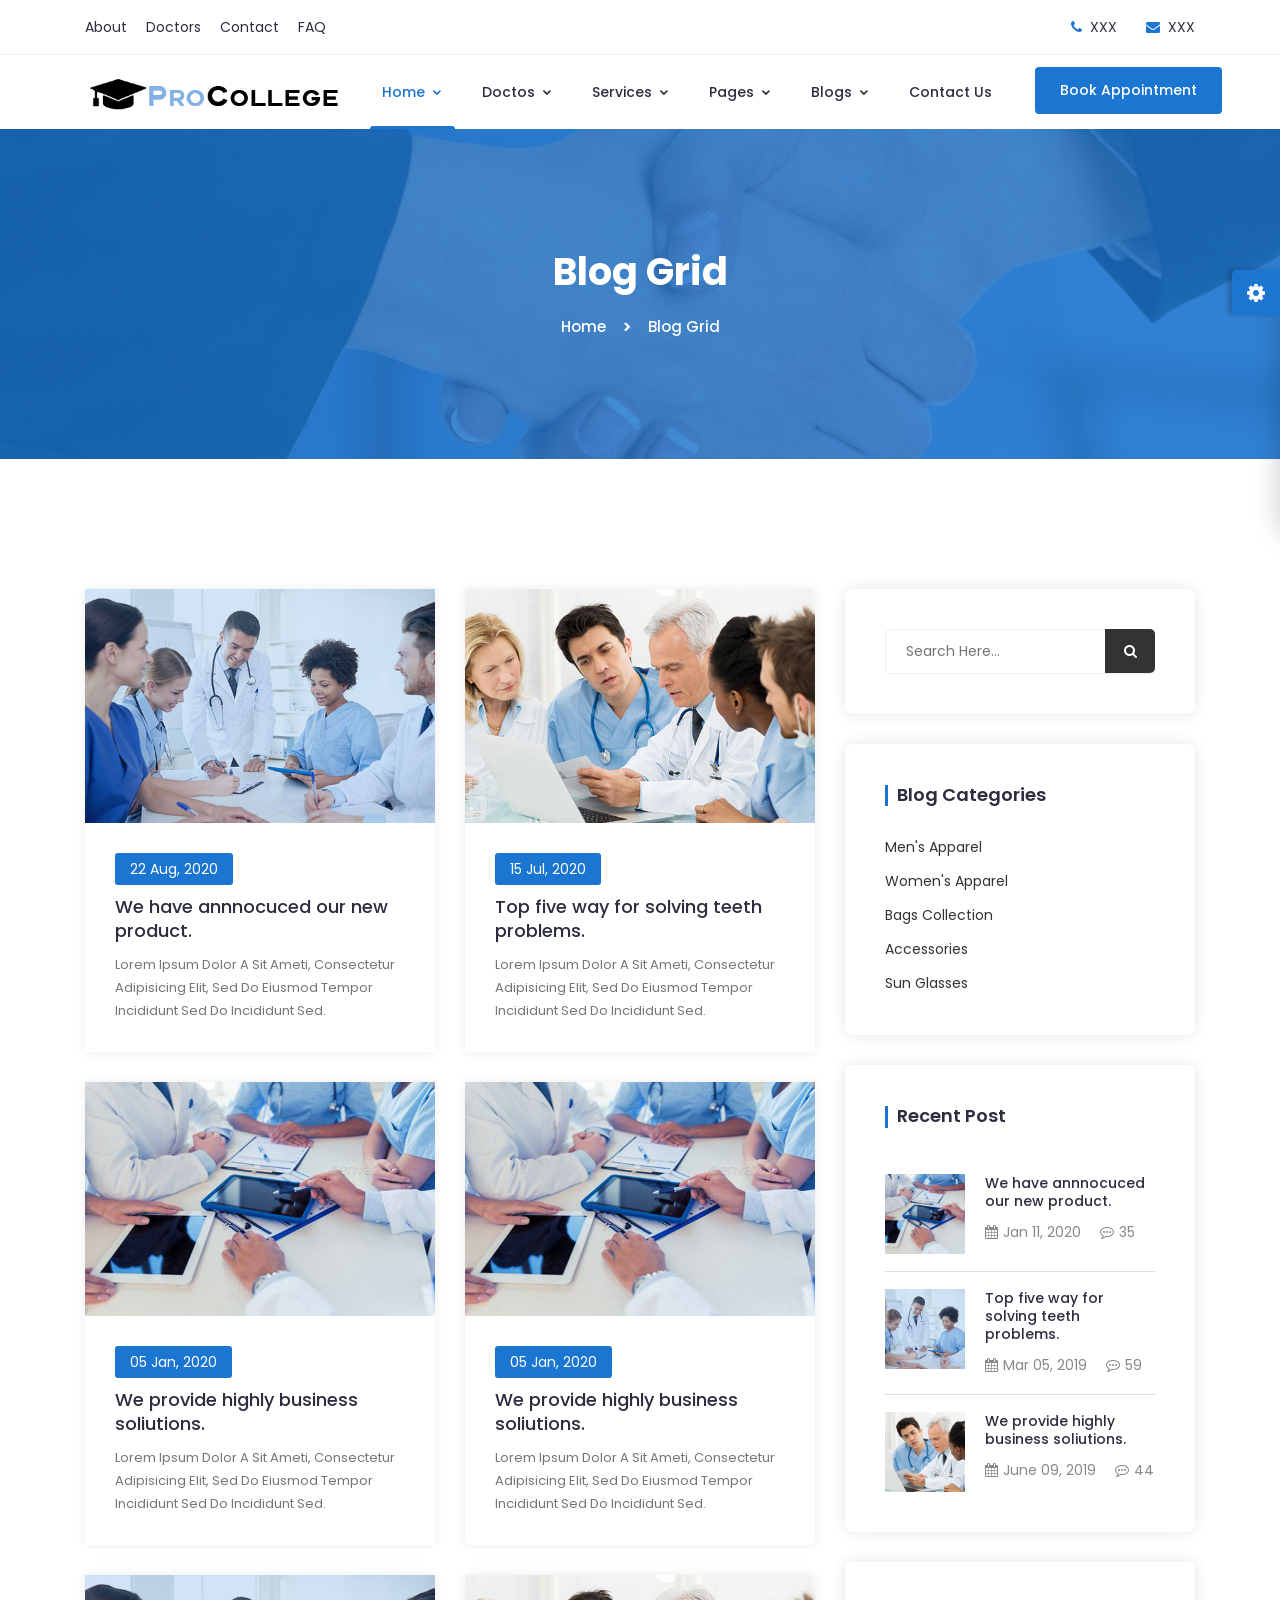
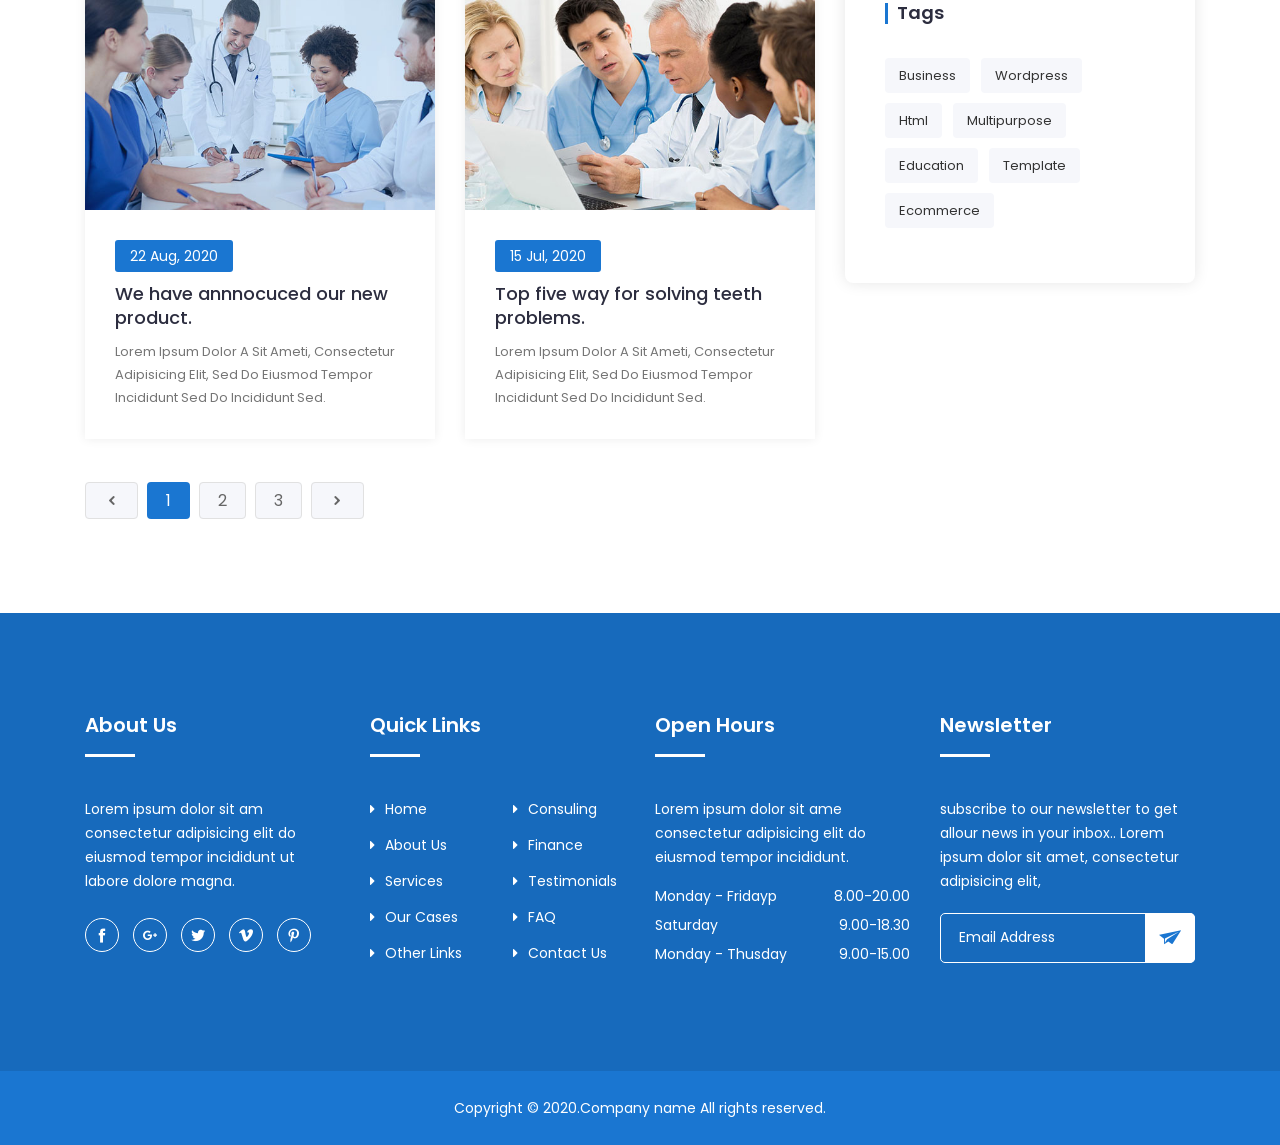
<file: blog-grid.html>
<!doctype html>
<html class="no-js" lang="zxx">
    <head>
        <!-- Meta Tags -->
		<meta charset="utf-8">
		<meta http-equiv="X-UA-Compatible" content="IE=edge">
		<meta name="keywords" content="Site keywords here">
		<meta name="description" content="">
		<meta name='copyright' content=''>
		<meta name="viewport" content="width=device-width, initial-scale=1, shrink-to-fit=no">
		
		<!-- Title -->
        <title></title>
		
		<!-- Favicon -->
        <link rel="icon" href="img/favicon.png">
		
		<!-- Google Fonts -->
		<link href="https://fonts.googleapis.com/css?family=Poppins:200i,300,300i,400,400i,500,500i,600,600i,700,700i,800,800i,900,900i&display=swap" rel="stylesheet">

		<!-- Bootstrap CSS -->
		<link rel="stylesheet" href="css/bootstrap.min.css">
		<!-- Nice Select CSS -->
		<link rel="stylesheet" href="css/nice-select.css">
		<!-- Font Awesome CSS -->
        <link rel="stylesheet" href="css/font-awesome.min.css">
		<!-- icofont CSS -->
        <link rel="stylesheet" href="css/icofont.css">
		<!-- Slicknav -->
		<link rel="stylesheet" href="css/slicknav.min.css">
		<!-- Owl Carousel CSS -->
        <link rel="stylesheet" href="css/owl-carousel.css">
		<!-- Datepicker CSS -->
		<link rel="stylesheet" href="css/datepicker.css">
		<!-- Animate CSS -->
        <link rel="stylesheet" href="css/animate.min.css">
		<!-- Magnific Popup CSS -->
        <link rel="stylesheet" href="css/magnific-popup.css">
		
		<!-- Medipro CSS -->
        <link rel="stylesheet" href="css/normalize.css">
        <link rel="stylesheet" href="style.css">
        <link rel="stylesheet" href="css/responsive.css">
		
		<!-- Color CSS -->
		<link rel="stylesheet" href="css/color/color1.css">
		<!--<link rel="stylesheet" href="css/color/color2.css">-->
		<!--<link rel="stylesheet" href="css/color/color3.css">-->
		<!--<link rel="stylesheet" href="css/color/color4.css">-->
		<!--<link rel="stylesheet" href="css/color/color5.css">-->
		<!--<link rel="stylesheet" href="css/color/color6.css">-->
		<!--<link rel="stylesheet" href="css/color/color7.css">-->
		<!--<link rel="stylesheet" href="css/color/color8.css">-->
		<!--<link rel="stylesheet" href="css/color/color9.css">-->
		<!--<link rel="stylesheet" href="css/color/color10.css">-->
		<!--<link rel="stylesheet" href="css/color/color11.css">-->
		<!--<link rel="stylesheet" href="css/color/color12.css">-->

		<link rel="stylesheet" href="#" id="colors">
		
    </head>
    <body>
	
		<!-- Preloader -->
        <div class="preloader">
            <div class="loader">
                <div class="loader-outter"></div>
                <div class="loader-inner"></div>

                <div class="indicator"> 
                    <svg width="16px" height="12px">
                        <polyline id="back" points="1 6 4 6 6 11 10 1 12 6 15 6"></polyline>
                        <polyline id="front" points="1 6 4 6 6 11 10 1 12 6 15 6"></polyline>
                    </svg>
                </div>
            </div>
        </div>
        <!-- End Preloader -->
		
		<!-- Mediplus Color Plate -->
		<div class="color-plate">
			<a class="color-plate-icon"><i class="fa fa-cog fa-spin"></i></a>
			<h4>Mediplus</h4>
			<p>Here is some awesome color's available on Mediplus Template.</p>
			<span class="color1"></span>
			<span class="color2"></span>
			<span class="color3"></span>
			<span class="color4"></span>
			<span class="color5"></span>
			<span class="color6"></span>
			<span class="color7"></span>
			<span class="color8"></span>
			<span class="color9"></span>
			<span class="color10"></span>
			<span class="color11"></span>
			<span class="color12"></span>
		</div>
		<!-- /End Color Plate -->
	
		<!-- Header Area -->
		<header class="header" >
			<!-- Topbar -->
			<div class="topbar">
				<div class="container">
					<div class="row">
						<div class="col-lg-6 col-md-5 col-12">
							<!-- Contact -->
							<ul class="top-link">
								<li><a href="#">About</a></li>
								<li><a href="#">Doctors</a></li>
								<li><a href="#">Contact</a></li>
								<li><a href="#">FAQ</a></li>
							</ul>
							<!-- End Contact -->
						</div>
						<div class="col-lg-6 col-md-7 col-12">
							<!-- Top Contact -->
							<ul class="top-contact">
								<li><i class="fa fa-phone"></i>XXX</li>
								<li><i class="fa fa-envelope"></i><a href="mailto:XXX">XXX</a></li>
							</ul>
							<!-- End Top Contact -->
						</div>
					</div>
				</div>
			</div>
			<!-- End Topbar -->
			<!-- Header Inner -->
			<div class="header-inner">
				<div class="container">
					<div class="inner">
						<div class="row">
							<div class="col-lg-3 col-md-3 col-12">
								<!-- Start Logo -->
								<div class="logo">
									<a href="index.html"><img src="img/logo.png" alt="#"></a>
								</div>
								<!-- End Logo -->
								<!-- Mobile Nav -->
								<div class="mobile-nav"></div>
								<!-- End Mobile Nav -->
							</div>
							<div class="col-lg-7 col-md-9 col-12">
								<!-- Main Menu -->
								<div class="main-menu">
									<nav class="navigation">
										<ul class="nav menu">
											<li class="active"><a href="#">Home <i class="icofont-rounded-down"></i></a>
												<ul class="dropdown">
													<li><a href="index.html">Default Homepage</a></li>
													<li><a href="index2.html">Animation Homepage</a></li>
												</ul>
											</li>
											<li><a href="#">Doctos <i class="icofont-rounded-down"></i></a>
												<ul class="dropdown">
													<li><a href="doctors.html">Doctor</a></li>
													<li><a href="doctor-details.html">Doctor Details</a></li>
												</ul>
											</li>
											<li><a href="#">Services <i class="icofont-rounded-down"></i></a>
												<ul class="dropdown">
													<li><a href="service.html">Service</a></li>
													<li><a href="service-details.html">Service Details</a></li>
												</ul>
											</li>
											<li><a href="#">Pages <i class="icofont-rounded-down"></i></a>
												<ul class="dropdown">
													<li><a href="about.html">About Us</a></li>
													<li><a href="appointment.html">Appointment</a></li>
													<li><a href="time-table.html">Time Table</a></li>
													<li><a href="testimonials.html">Testimonials</a></li>
													<li><a href="pricing.html">Our Pricing</a></li>
													<li><a href="register.html">Sign Up</a></li>
													<li><a href="login.html">Login</a></li>
													<li><a href="faq.html">Faq</a></li>
													<li><a href="mail-success.html">Mail Success</a></li>
													<li><a href="404.html">404 Error</a></li>
												</ul>
											</li>
											<li><a href="#">Blogs <i class="icofont-rounded-down"></i></a>
												<ul class="dropdown">
													<li><a href="blog-grid.html">Blog Grid</a></li>
													<li><a href="blog-single.html">Blog Details</a></li>
												</ul>
											</li>
											<li><a href="contact.html">Contact Us</a></li>
										</ul>
									</nav>
								</div>
								<!--/ End Main Menu -->
							</div>
							<div class="col-lg-2 col-12">
								<div class="get-quote">
									<a href="appointment.html" class="btn">Book Appointment</a>
								</div>
							</div>
						</div>
					</div>
				</div>
			</div>
			<!--/ End Header Inner -->
		</header>
		<!-- End Header Area -->
		
		<!-- Breadcrumbs -->
		<div class="breadcrumbs overlay">
			<div class="container">
				<div class="bread-inner">
					<div class="row">
						<div class="col-12">
							<h2>Blog Grid</h2>
							<ul class="bread-list">
								<li><a href="index.html">Home</a></li>
								<li><i class="icofont-simple-right"></i></li>
								<li class="active">Blog Grid</li>
							</ul>
						</div>
					</div>
				</div>
			</div>
		</div>
		<!-- End Breadcrumbs -->
		
		<!-- Single News -->
		<section class="blog grid section">
			<div class="container">
				<div class="row">
					<div class="col-lg-8 col-12">
						<div class="row">
							<div class="col-lg-6 col-md-6 col-12">
								<!-- Single Blog -->
								<div class="single-news">
									<div class="news-head">
										<img src="img/blog1.jpg" alt="#">
									</div>
									<div class="news-body">
										<div class="news-content">
											<div class="date">22 Aug, 2020</div>
											<h2><a href="blog-single-sidebar.html">We have annnocuced our new product.</a></h2>
											<p class="text">Lorem ipsum dolor a sit ameti, consectetur adipisicing elit, sed do eiusmod tempor incididunt sed do incididunt sed.</p>
										</div>
									</div>
								</div>
								<!-- End Single Blog -->
							</div>
							<div class="col-lg-6 col-md-6 col-12">
								<!-- Single Blog -->
								<div class="single-news">
									<div class="news-head">
										<img src="img/blog2.jpg" alt="#">
									</div>
									<div class="news-body">
										<div class="news-content">
											<div class="date">15 Jul, 2020</div>
											<h2><a href="blog-single-sidebar.html">Top five way for solving teeth problems.</a></h2>
											<p class="text">Lorem ipsum dolor a sit ameti, consectetur adipisicing elit, sed do eiusmod tempor incididunt sed do incididunt sed.</p>
										</div>
									</div>
								</div>
								<!-- End Single Blog -->
							</div>
							<div class="col-lg-6 col-md-6 col-12">
								<!-- Single Blog -->
								<div class="single-news">
									<div class="news-head">
										<img src="img/blog3.jpg" alt="#">
									</div>
									<div class="news-body">
										<div class="news-content">
											<div class="date">05 Jan, 2020</div>
											<h2><a href="blog-single-sidebar.html">We provide highly business soliutions.</a></h2>
											<p class="text">Lorem ipsum dolor a sit ameti, consectetur adipisicing elit, sed do eiusmod tempor incididunt sed do incididunt sed.</p>
										</div>
									</div>
								</div>
								<!-- End Single Blog -->
							</div>
							<div class="col-lg-6 col-md-6 col-12">
								<!-- Single Blog -->
								<div class="single-news">
									<div class="news-head">
										<img src="img/blog3.jpg" alt="#">
									</div>
									<div class="news-body">
										<div class="news-content">
											<div class="date">05 Jan, 2020</div>
											<h2><a href="blog-single-sidebar.html">We provide highly business soliutions.</a></h2>
											<p class="text">Lorem ipsum dolor a sit ameti, consectetur adipisicing elit, sed do eiusmod tempor incididunt sed do incididunt sed.</p>
										</div>
									</div>
								</div>
								<!-- End Single Blog -->
							</div>
							<div class="col-lg-6 col-md-6 col-12">
								<!-- Single Blog -->
								<div class="single-news">
									<div class="news-head">
										<img src="img/blog1.jpg" alt="#">
									</div>
									<div class="news-body">
										<div class="news-content">
											<div class="date">22 Aug, 2020</div>
											<h2><a href="blog-single-sidebar.html">We have annnocuced our new product.</a></h2>
											<p class="text">Lorem ipsum dolor a sit ameti, consectetur adipisicing elit, sed do eiusmod tempor incididunt sed do incididunt sed.</p>
										</div>
									</div>
								</div>
								<!-- End Single Blog -->
							</div>
							<div class="col-lg-6 col-md-6 col-12">
								<!-- Single Blog -->
								<div class="single-news">
									<div class="news-head">
										<img src="img/blog2.jpg" alt="#">
									</div>
									<div class="news-body">
										<div class="news-content">
											<div class="date">15 Jul, 2020</div>
											<h2><a href="blog-single-sidebar.html">Top five way for solving teeth problems.</a></h2>
											<p class="text">Lorem ipsum dolor a sit ameti, consectetur adipisicing elit, sed do eiusmod tempor incididunt sed do incididunt sed.</p>
										</div>
									</div>
								</div>
								<!-- End Single Blog -->
							</div>
							<div class="col-12">
								<!-- Pagination -->
								<div class="pagination">
									<ul class="pagination-list">
										<li><a href="#"><i class="icofont-rounded-left"></i></a></li>
										<li class="active"><a href="#">1</a></li>
										<li><a href="#">2</a></li>
										<li><a href="#">3</a></li>
										<li><a href="#"><i class="icofont-rounded-right"></i></a></li>
									</ul>
								</div>
								<!--/ End Pagination -->
							</div>
						</div>
					</div>
					<div class="col-lg-4 col-12">
						<div class="main-sidebar">
							<!-- Single Widget -->
							<div class="single-widget search">
								<div class="form">
									<input type="email" placeholder="Search Here...">
									<a class="button" href="#"><i class="fa fa-search"></i></a>
								</div>
							</div>
							<!--/ End Single Widget -->
							<!-- Single Widget -->
							<div class="single-widget category">
								<h3 class="title">Blog Categories</h3>
								<ul class="categor-list">
									<li><a href="#">Men's Apparel</a></li>
									<li><a href="#">Women's Apparel</a></li>
									<li><a href="#">Bags Collection</a></li>
									<li><a href="#">Accessories</a></li>
									<li><a href="#">Sun Glasses</a></li>
								</ul>
							</div>
							<!--/ End Single Widget -->
							<!-- Single Widget -->
							<div class="single-widget recent-post">
								<h3 class="title">Recent post</h3>
								<!-- Single Post -->
								<div class="single-post">
									<div class="image">
										<img src="img/blog-sidebar1.jpg" alt="#">
									</div>
									<div class="content">
										<h5><a href="#">We have annnocuced our new product.</a></h5>
										<ul class="comment">
											<li><i class="fa fa-calendar" aria-hidden="true"></i>Jan 11, 2020</li>
											<li><i class="fa fa-commenting-o" aria-hidden="true"></i>35</li>
										</ul>
									</div>
								</div>
								<!-- End Single Post -->
								<!-- Single Post -->
								<div class="single-post">
									<div class="image">
										<img src="img/blog-sidebar2.jpg" alt="#">
									</div>
									<div class="content">
										<h5><a href="#">Top five way for solving teeth problems.</a></h5>
										<ul class="comment">
											<li><i class="fa fa-calendar" aria-hidden="true"></i>Mar 05, 2019</li>
											<li><i class="fa fa-commenting-o" aria-hidden="true"></i>59</li>
										</ul>
									</div>
								</div>
								<!-- End Single Post -->
								<!-- Single Post -->
								<div class="single-post">
									<div class="image">
										<img src="img/blog-sidebar3.jpg" alt="#">
									</div>
									<div class="content">
										<h5><a href="#">We provide highly business soliutions.</a></h5>
										<ul class="comment">
											<li><i class="fa fa-calendar" aria-hidden="true"></i>June 09, 2019</li>
											<li><i class="fa fa-commenting-o" aria-hidden="true"></i>44</li>
										</ul>
									</div>
								</div>
								<!-- End Single Post -->
							</div>
							<!--/ End Single Widget -->
							<!-- Single Widget -->
							<div class="single-widget side-tags">
								<h3 class="title">Tags</h3>
								<ul class="tag">
									<li><a href="#">business</a></li>
									<li><a href="#">wordpress</a></li>
									<li><a href="#">html</a></li>
									<li><a href="#">multipurpose</a></li>
									<li><a href="#">education</a></li>
									<li><a href="#">template</a></li>
									<li><a href="#">Ecommerce</a></li>
								</ul>
							</div>
							<!--/ End Single Widget -->
						</div>
					</div>
				</div>
			</div>
		</section>
		<!--/ End Single News -->
		
		<!-- Footer Area -->
		<footer id="footer" class="footer ">
			<!-- Footer Top -->
			<div class="footer-top">
				<div class="container">
					<div class="row">
						<div class="col-lg-3 col-md-6 col-12">
							<div class="single-footer">
								<h2>About Us</h2>
								<p>Lorem ipsum dolor sit am consectetur adipisicing elit do eiusmod tempor incididunt ut labore dolore magna.</p>
								<!-- Social -->
								<ul class="social">
									<li><a href="#"><i class="icofont-facebook"></i></a></li>
									<li><a href="#"><i class="icofont-google-plus"></i></a></li>
									<li><a href="#"><i class="icofont-twitter"></i></a></li>
									<li><a href="#"><i class="icofont-vimeo"></i></a></li>
									<li><a href="#"><i class="icofont-pinterest"></i></a></li>
								</ul>
								<!-- End Social -->
							</div>
						</div>
						<div class="col-lg-3 col-md-6 col-12">
							<div class="single-footer f-link">
								<h2>Quick Links</h2>
								<div class="row">
									<div class="col-lg-6 col-md-6 col-12">
										<ul>
											<li><a href="#"><i class="fa fa-caret-right" aria-hidden="true"></i>Home</a></li>
											<li><a href="#"><i class="fa fa-caret-right" aria-hidden="true"></i>About Us</a></li>
											<li><a href="#"><i class="fa fa-caret-right" aria-hidden="true"></i>Services</a></li>
											<li><a href="#"><i class="fa fa-caret-right" aria-hidden="true"></i>Our Cases</a></li>
											<li><a href="#"><i class="fa fa-caret-right" aria-hidden="true"></i>Other Links</a></li>	
										</ul>
									</div>
									<div class="col-lg-6 col-md-6 col-12">
										<ul>
											<li><a href="#"><i class="fa fa-caret-right" aria-hidden="true"></i>Consuling</a></li>
											<li><a href="#"><i class="fa fa-caret-right" aria-hidden="true"></i>Finance</a></li>
											<li><a href="#"><i class="fa fa-caret-right" aria-hidden="true"></i>Testimonials</a></li>
											<li><a href="#"><i class="fa fa-caret-right" aria-hidden="true"></i>FAQ</a></li>
											<li><a href="#"><i class="fa fa-caret-right" aria-hidden="true"></i>Contact Us</a></li>	
										</ul>
									</div>
								</div>
							</div>
						</div>
						<div class="col-lg-3 col-md-6 col-12">
							<div class="single-footer">
								<h2>Open Hours</h2>
								<p>Lorem ipsum dolor sit ame consectetur adipisicing elit do eiusmod tempor incididunt.</p>
								<ul class="time-sidual">
									<li class="day">Monday - Fridayp <span>8.00-20.00</span></li>
									<li class="day">Saturday <span>9.00-18.30</span></li>
									<li class="day">Monday - Thusday <span>9.00-15.00</span></li>
								</ul>
							</div>
						</div>
						<div class="col-lg-3 col-md-6 col-12">
							<div class="single-footer">
								<h2>Newsletter</h2>
								<p>subscribe to our newsletter to get allour news in your inbox.. Lorem ipsum dolor sit amet, consectetur adipisicing elit,</p>
								<form action="mail/mail.php" method="get" target="_blank" class="newsletter-inner">
									<input name="email" placeholder="Email Address" class="common-input" onfocus="this.placeholder = ''"
										onblur="this.placeholder = 'Your email address'" required="" type="email">
									<button class="button"><i class="icofont icofont-paper-plane"></i></button>
								</form>
							</div>
						</div>
					</div>
				</div>
			</div>
			<!--/ End Footer Top -->
			<!-- Copyright -->
			<div class="copyright">
				<div class="container">
					<div class="row">
						<div class="col-lg-12 col-md-12 col-12">
							<div class="copyright-content">
								<p>Copyright &copy; 2020.Company name All rights reserved.</p>
							</div>
						</div>
					</div>
				</div>
			</div>
			<!--/ End Copyright -->
		</footer>
		<!--/ End Footer Area -->
		
		<!-- jquery Min JS -->
        <script src="js/jquery.min.js"></script>
		<!-- jquery Migrate JS -->
		<script src="js/jquery-migrate-3.0.0.js"></script>
		<!-- jquery Ui JS -->
		<script src="js/jquery-ui.min.js"></script>
		<!-- Easing JS -->
        <script src="js/easing.js"></script>
		<!-- Color JS -->
		<script src="js/colors.js"></script>
		<!-- Popper JS -->
		<script src="js/popper.min.js"></script>
		<!-- Bootstrap Datepicker JS -->
		<script src="js/bootstrap-datepicker.js"></script>
		<!-- Jquery Nav JS -->
        <script src="js/jquery.nav.js"></script>
		<!-- Slicknav JS -->
		<script src="js/slicknav.min.js"></script>
		<!-- ScrollUp JS -->
        <script src="js/jquery.scrollUp.min.js"></script>
		<!-- Niceselect JS -->
		<script src="js/niceselect.js"></script>
		<!-- Tilt Jquery JS -->
		<script src="js/tilt.jquery.min.js"></script>
		<!-- Owl Carousel JS -->
        <script src="js/owl-carousel.js"></script>
		<!-- counterup JS -->
		<script src="js/jquery.counterup.min.js"></script>
		<!-- Steller JS -->
		<script src="js/steller.js"></script>
		<!-- Wow JS -->
		<script src="js/wow.min.js"></script>
		<!-- Magnific Popup JS -->
		<script src="js/jquery.magnific-popup.min.js"></script>
		<!-- Counter Up CDN JS -->
		<script src="js/waypoints.min.js"></script>
		<!-- Bootstrap JS -->
		<script src="js/bootstrap.min.js"></script>
		<!-- Main JS -->
		<script src="js/main.js"></script>
    </body>
</html>
</file>
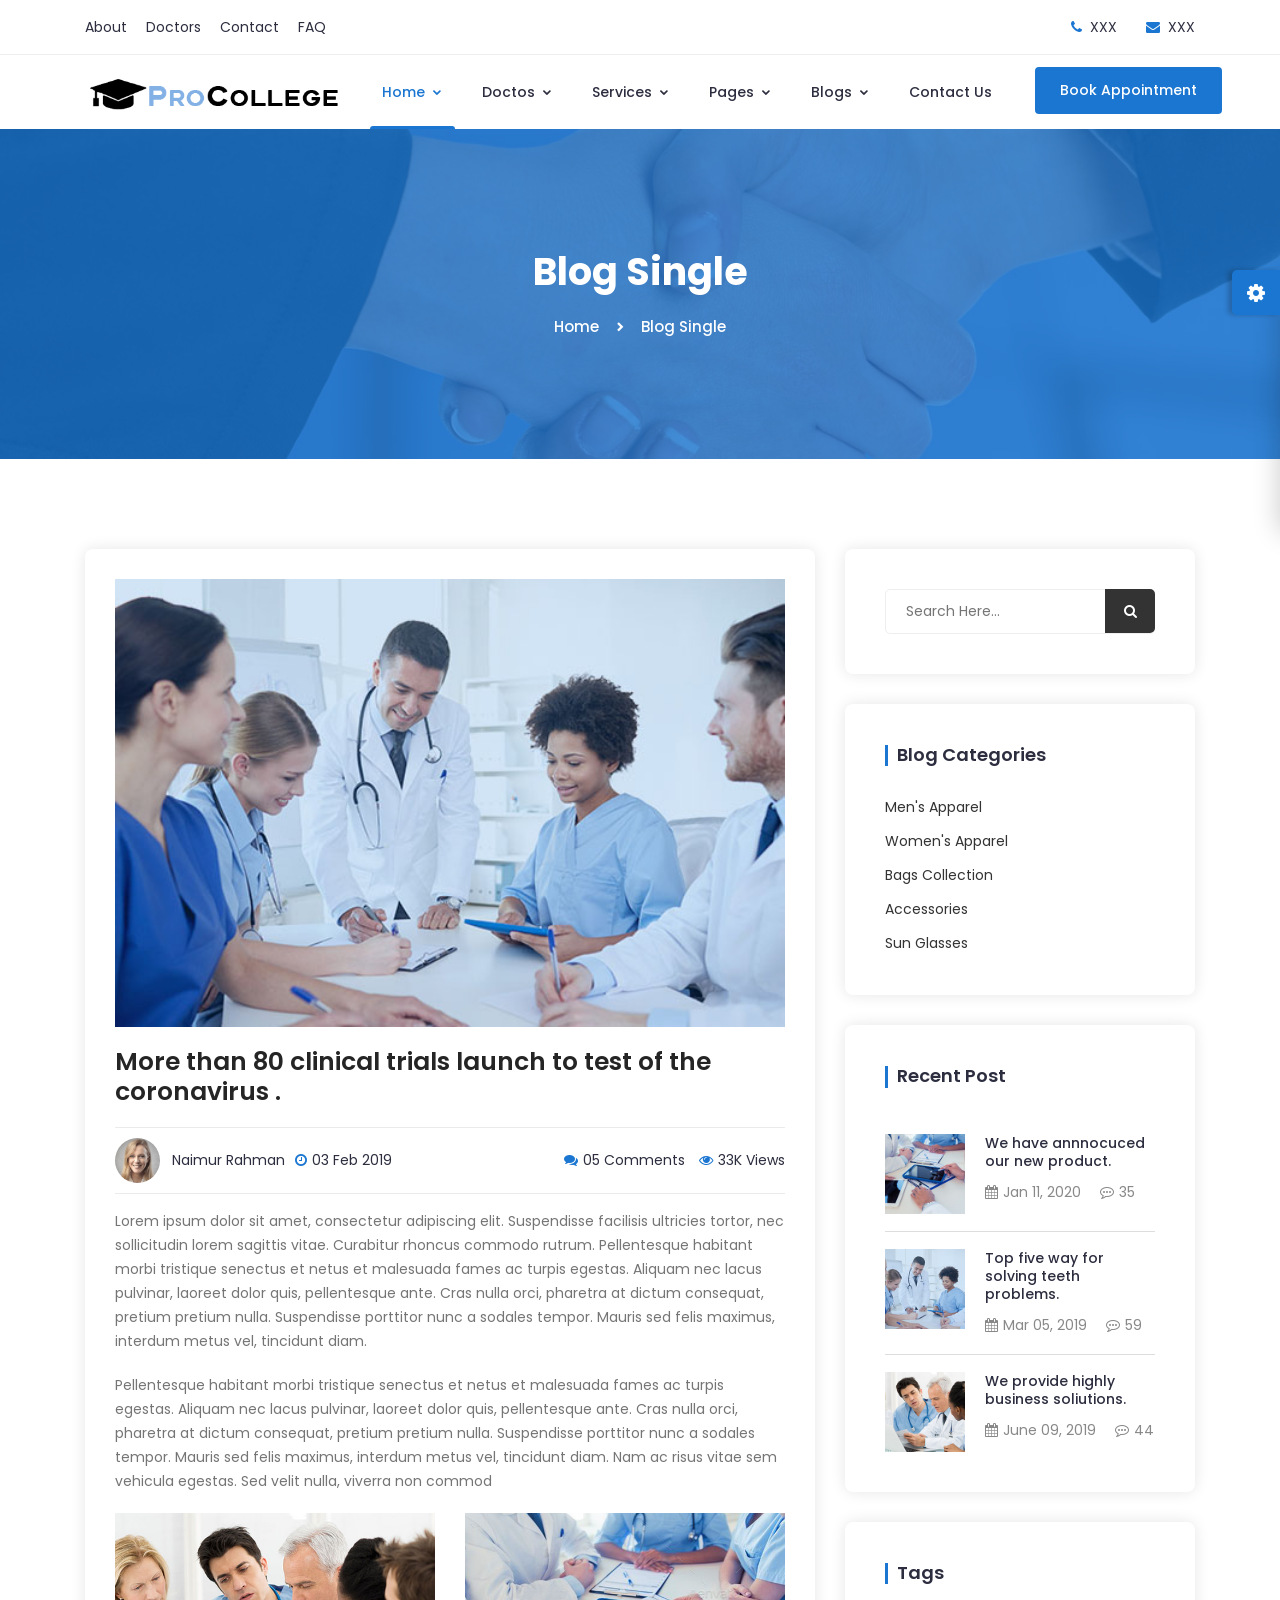
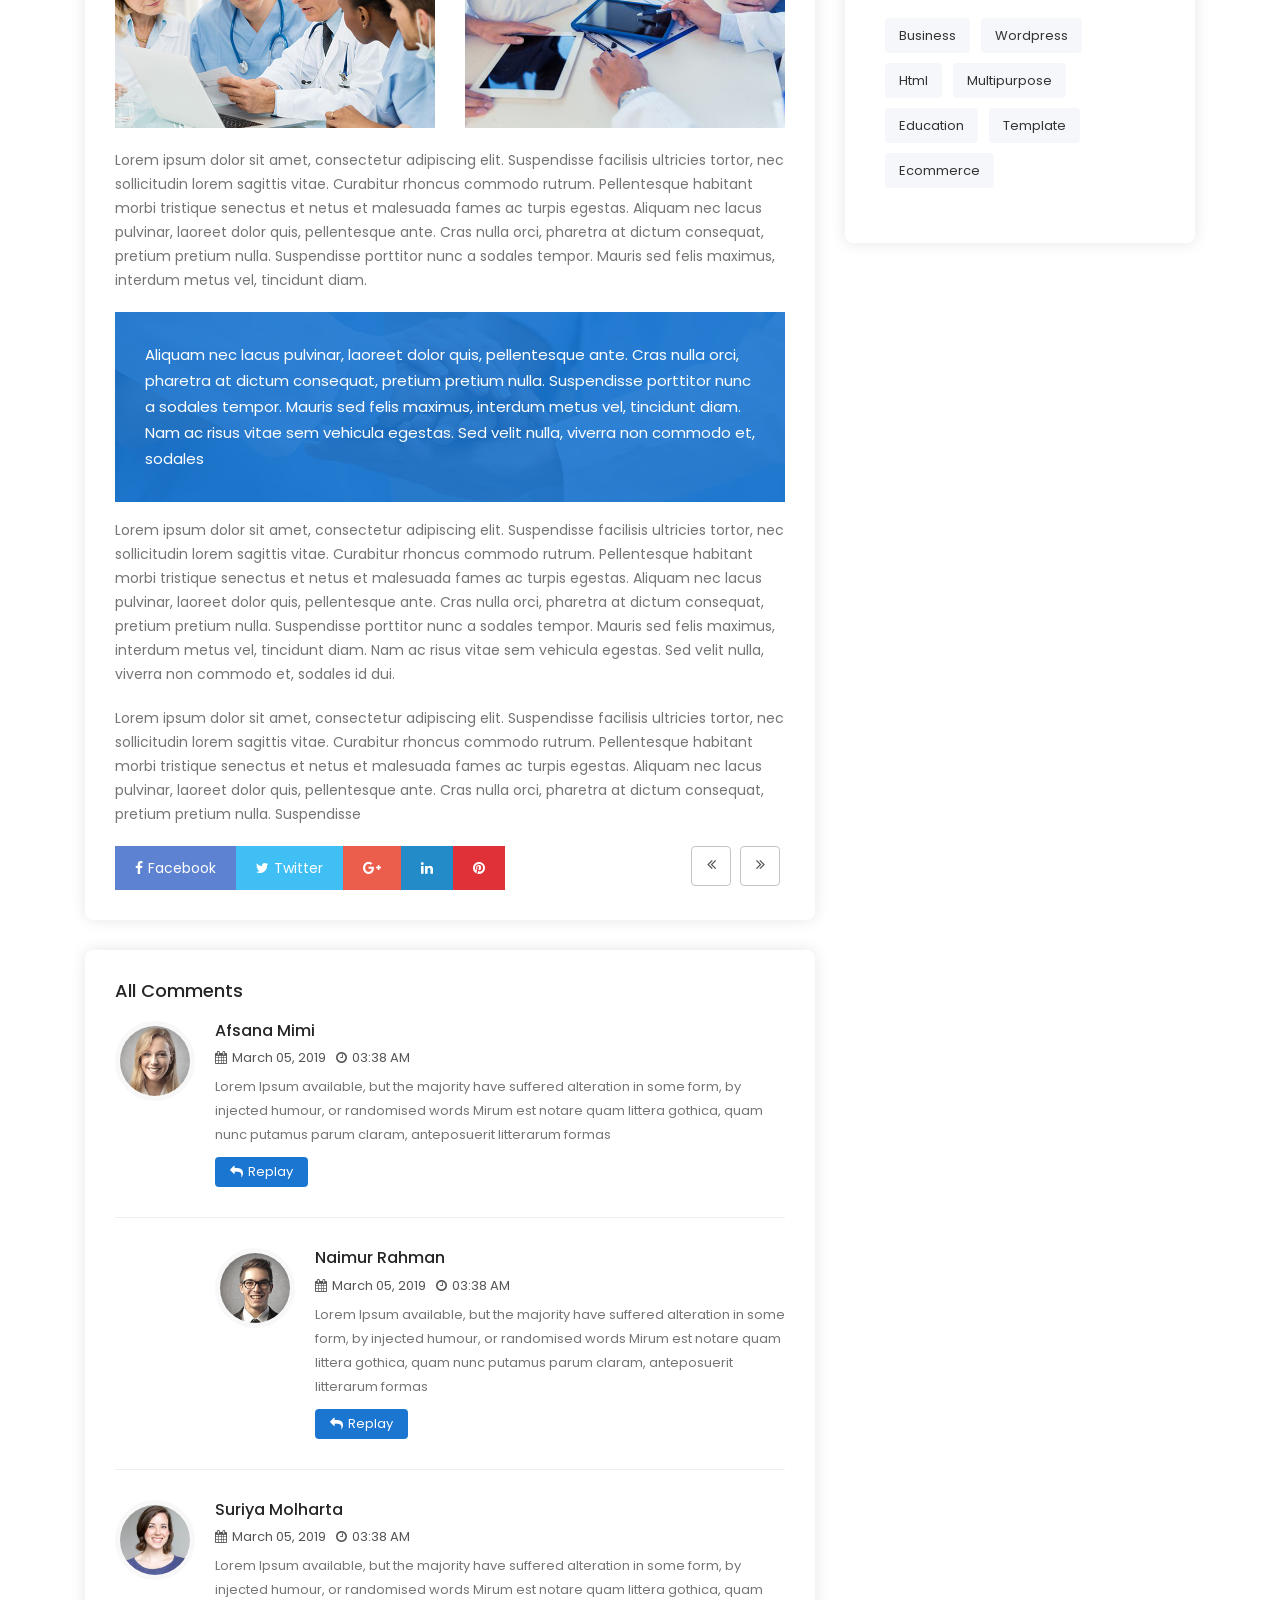
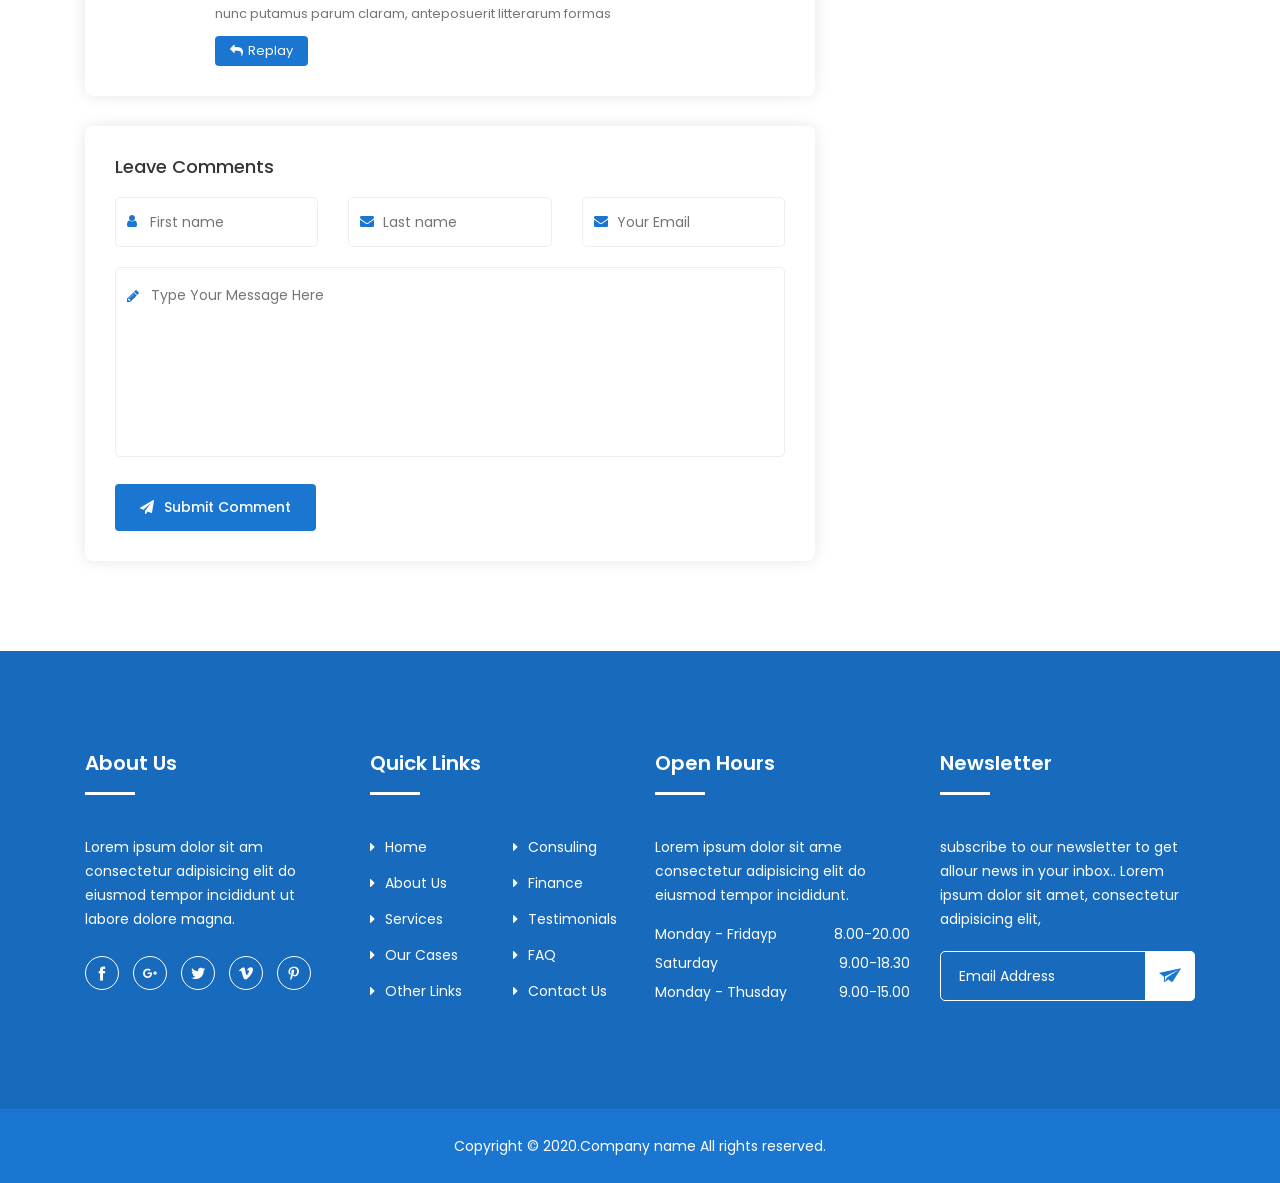
<file: blog-single.html>
<!doctype html>
<html class="no-js" lang="zxx">
    <head>
        <!-- Meta Tags -->
		<meta charset="utf-8">
		<meta http-equiv="X-UA-Compatible" content="IE=edge">
		<meta name="keywords" content="Site keywords here">
		<meta name="description" content="">
		<meta name='copyright' content=''>
		<meta name="viewport" content="width=device-width, initial-scale=1, shrink-to-fit=no">
		
		<!-- Title -->
        <title></title>
		
		<!-- Favicon -->
        <link rel="icon" href="img/favicon.png">
		
		<!-- Google Fonts -->
		<link href="https://fonts.googleapis.com/css?family=Poppins:200i,300,300i,400,400i,500,500i,600,600i,700,700i,800,800i,900,900i&display=swap" rel="stylesheet">

		<!-- Bootstrap CSS -->
		<link rel="stylesheet" href="css/bootstrap.min.css">
		<!-- Nice Select CSS -->
		<link rel="stylesheet" href="css/nice-select.css">
		<!-- Font Awesome CSS -->
        <link rel="stylesheet" href="css/font-awesome.min.css">
		<!-- icofont CSS -->
        <link rel="stylesheet" href="css/icofont.css">
		<!-- Slicknav -->
		<link rel="stylesheet" href="css/slicknav.min.css">
		<!-- Owl Carousel CSS -->
        <link rel="stylesheet" href="css/owl-carousel.css">
		<!-- Datepicker CSS -->
		<link rel="stylesheet" href="css/datepicker.css">
		<!-- Animate CSS -->
        <link rel="stylesheet" href="css/animate.min.css">
		<!-- Magnific Popup CSS -->
        <link rel="stylesheet" href="css/magnific-popup.css">
		
		<!-- Medipro CSS -->
        <link rel="stylesheet" href="css/normalize.css">
        <link rel="stylesheet" href="style.css">
        <link rel="stylesheet" href="css/responsive.css">
		
		<!-- Color CSS -->
		<link rel="stylesheet" href="css/color/color1.css">
		<!--<link rel="stylesheet" href="css/color/color2.css">-->
		<!--<link rel="stylesheet" href="css/color/color3.css">-->
		<!--<link rel="stylesheet" href="css/color/color4.css">-->
		<!--<link rel="stylesheet" href="css/color/color5.css">-->
		<!--<link rel="stylesheet" href="css/color/color6.css">-->
		<!--<link rel="stylesheet" href="css/color/color7.css">-->
		<!--<link rel="stylesheet" href="css/color/color8.css">-->
		<!--<link rel="stylesheet" href="css/color/color9.css">-->
		<!--<link rel="stylesheet" href="css/color/color10.css">-->
		<!--<link rel="stylesheet" href="css/color/color11.css">-->
		<!--<link rel="stylesheet" href="css/color/color12.css">-->

		<link rel="stylesheet" href="#" id="colors">
		
    </head>
    <body>
	
		<!-- Preloader -->
        <div class="preloader">
            <div class="loader">
                <div class="loader-outter"></div>
                <div class="loader-inner"></div>

                <div class="indicator"> 
                    <svg width="16px" height="12px">
                        <polyline id="back" points="1 6 4 6 6 11 10 1 12 6 15 6"></polyline>
                        <polyline id="front" points="1 6 4 6 6 11 10 1 12 6 15 6"></polyline>
                    </svg>
                </div>
            </div>
        </div>
        <!-- End Preloader -->
		
		<!-- Mediplus Color Plate -->
		<div class="color-plate">
			<a class="color-plate-icon"><i class="fa fa-cog fa-spin"></i></a>
			<h4>Mediplus</h4>
			<p>Here is some awesome color's available on Mediplus Template.</p>
			<span class="color1"></span>
			<span class="color2"></span>
			<span class="color3"></span>
			<span class="color4"></span>
			<span class="color5"></span>
			<span class="color6"></span>
			<span class="color7"></span>
			<span class="color8"></span>
			<span class="color9"></span>
			<span class="color10"></span>
			<span class="color11"></span>
			<span class="color12"></span>
		</div>
		<!-- /End Color Plate -->
	
		<!-- Header Area -->
		<header class="header" >
			<!-- Topbar -->
			<div class="topbar">
				<div class="container">
					<div class="row">
						<div class="col-lg-6 col-md-5 col-12">
							<!-- Contact -->
							<ul class="top-link">
								<li><a href="#">About</a></li>
								<li><a href="#">Doctors</a></li>
								<li><a href="#">Contact</a></li>
								<li><a href="#">FAQ</a></li>
							</ul>
							<!-- End Contact -->
						</div>
						<div class="col-lg-6 col-md-7 col-12">
							<!-- Top Contact -->
							<ul class="top-contact">
								<li><i class="fa fa-phone"></i>XXX</li>
								<li><i class="fa fa-envelope"></i><a href="mailto:XXX">XXX</a></li>
							</ul>
							<!-- End Top Contact -->
						</div>
					</div>
				</div>
			</div>
			<!-- End Topbar -->
			<!-- Header Inner -->
			<div class="header-inner">
				<div class="container">
					<div class="inner">
						<div class="row">
							<div class="col-lg-3 col-md-3 col-12">
								<!-- Start Logo -->
								<div class="logo">
									<a href="index.html"><img src="img/logo.png" alt="#"></a>
								</div>
								<!-- End Logo -->
								<!-- Mobile Nav -->
								<div class="mobile-nav"></div>
								<!-- End Mobile Nav -->
							</div>
							<div class="col-lg-7 col-md-9 col-12">
								<!-- Main Menu -->
								<div class="main-menu">
									<nav class="navigation">
										<ul class="nav menu">
											<li class="active"><a href="#">Home <i class="icofont-rounded-down"></i></a>
												<ul class="dropdown">
													<li><a href="index.html">Default Homepage</a></li>
													<li><a href="index2.html">Animation Homepage</a></li>
												</ul>
											</li>
											<li><a href="#">Doctos <i class="icofont-rounded-down"></i></a>
												<ul class="dropdown">
													<li><a href="doctors.html">Doctor</a></li>
													<li><a href="doctor-details.html">Doctor Details</a></li>
												</ul>
											</li>
											<li><a href="#">Services <i class="icofont-rounded-down"></i></a>
												<ul class="dropdown">
													<li><a href="service.html">Service</a></li>
													<li><a href="service-details.html">Service Details</a></li>
												</ul>
											</li>
											<li><a href="#">Pages <i class="icofont-rounded-down"></i></a>
												<ul class="dropdown">
													<li><a href="about.html">About Us</a></li>
													<li><a href="appointment.html">Appointment</a></li>
													<li><a href="time-table.html">Time Table</a></li>
													<li><a href="testimonials.html">Testimonials</a></li>
													<li><a href="pricing.html">Our Pricing</a></li>
													<li><a href="register.html">Sign Up</a></li>
													<li><a href="login.html">Login</a></li>
													<li><a href="faq.html">Faq</a></li>
													<li><a href="mail-success.html">Mail Success</a></li>
													<li><a href="404.html">404 Error</a></li>
												</ul>
											</li>
											<li><a href="#">Blogs <i class="icofont-rounded-down"></i></a>
												<ul class="dropdown">
													<li><a href="blog-grid.html">Blog Grid</a></li>
													<li><a href="blog-single.html">Blog Details</a></li>
												</ul>
											</li>
											<li><a href="contact.html">Contact Us</a></li>
										</ul>
									</nav>
								</div>
								<!--/ End Main Menu -->
							</div>
							<div class="col-lg-2 col-12">
								<div class="get-quote">
									<a href="appointment.html" class="btn">Book Appointment</a>
								</div>
							</div>
						</div>
					</div>
				</div>
			</div>
			<!--/ End Header Inner -->
		</header>
		<!-- End Header Area -->
		
		<!-- Breadcrumbs -->
		<div class="breadcrumbs overlay">
			<div class="container">
				<div class="bread-inner">
					<div class="row">
						<div class="col-12">
							<h2>Blog Single</h2>
							<ul class="bread-list">
								<li><a href="index.html">Home</a></li>
								<li><i class="icofont-simple-right"></i></li>
								<li class="active">Blog Single</li>
							</ul>
						</div>
					</div>
				</div>
			</div>
		</div>
		<!-- End Breadcrumbs -->
		
		<!-- Single News -->
		<section class="news-single section">
			<div class="container">
				<div class="row">
					<div class="col-lg-8 col-12">
						<div class="row">
							<div class="col-12">
								<div class="single-main">
									<!-- News Head -->
									<div class="news-head">
										<img src="img/blog1.jpg" alt="#">
									</div>
									<!-- News Title -->
									<h1 class="news-title"><a href="news-single.html">More than 80 clinical trials launch to test of the coronavirus .</a></h1>
									<!-- Meta -->
									<div class="meta">
										<div class="meta-left">
											<span class="author"><a href="#"><img src="img/author1.jpg" alt="#">Naimur Rahman</a></span>
											<span class="date"><i class="fa fa-clock-o"></i>03 Feb 2019</span>
										</div>
										<div class="meta-right">
											<span class="comments"><a href="#"><i class="fa fa-comments"></i>05 Comments</a></span>
											<span class="views"><i class="fa fa-eye"></i>33K Views</span>
										</div>
									</div>
									<!-- News Text -->
									<div class="news-text">
										<p>Lorem ipsum dolor sit amet, consectetur adipiscing elit. Suspendisse facilisis ultricies tortor, nec sollicitudin lorem sagittis vitae. Curabitur rhoncus commodo rutrum. Pellentesque habitant morbi tristique senectus et netus et malesuada fames ac turpis egestas. Aliquam nec lacus pulvinar, laoreet dolor quis, pellentesque ante. Cras nulla orci, pharetra at dictum consequat, pretium pretium nulla. Suspendisse porttitor nunc a sodales tempor. Mauris sed felis maximus, interdum metus vel, tincidunt diam.</p>
										<p>Pellentesque habitant morbi tristique senectus et netus et malesuada fames ac turpis egestas. Aliquam nec lacus pulvinar, laoreet dolor quis, pellentesque ante. Cras nulla orci, pharetra at dictum consequat, pretium pretium nulla. Suspendisse porttitor nunc a sodales tempor. Mauris sed felis maximus, interdum metus vel, tincidunt diam. Nam ac risus vitae sem vehicula egestas. Sed velit nulla, viverra non commod</p>
										<div class="image-gallery">
											<div class="row">
												<div class="col-lg-6 col-md-6 col-12">
													<div class="single-image">
														<img src="img/blog2.jpg" alt="#">
													</div>
												</div>
												<div class="col-lg-6 col-md-6 col-12">
													<div class="single-image">
														<img src="img/blog3.jpg" alt="#">
													</div>
												</div>
											</div>
										</div>
										<p>Lorem ipsum dolor sit amet, consectetur adipiscing elit. Suspendisse facilisis ultricies tortor, nec sollicitudin lorem sagittis vitae. Curabitur rhoncus commodo rutrum. Pellentesque habitant morbi tristique senectus et netus et malesuada fames ac turpis egestas. Aliquam nec lacus pulvinar, laoreet dolor quis, pellentesque ante. Cras nulla orci, pharetra at dictum consequat, pretium pretium nulla. Suspendisse porttitor nunc a sodales tempor. Mauris sed felis maximus, interdum metus vel, tincidunt diam.</p>
										<blockquote class="overlay">
											<p>Aliquam nec lacus pulvinar, laoreet dolor quis, pellentesque ante. Cras nulla orci, pharetra at dictum consequat, pretium pretium nulla. Suspendisse porttitor nunc a sodales tempor. Mauris sed felis maximus, interdum metus vel, tincidunt diam. Nam ac risus vitae sem vehicula egestas. Sed velit nulla, viverra non commodo et, sodales</p>					
										</blockquote>
										<p>Lorem ipsum dolor sit amet, consectetur adipiscing elit. Suspendisse facilisis ultricies tortor, nec sollicitudin lorem sagittis vitae. Curabitur rhoncus commodo rutrum. Pellentesque habitant morbi tristique senectus et netus et malesuada fames ac turpis egestas. Aliquam nec lacus pulvinar, laoreet dolor quis, pellentesque ante. Cras nulla orci, pharetra at dictum consequat, pretium pretium nulla. Suspendisse porttitor nunc a sodales tempor. Mauris sed felis maximus, interdum metus vel, tincidunt diam. Nam ac risus vitae sem vehicula egestas. Sed velit nulla, viverra non commodo et, sodales id dui.</p>
										<p>Lorem ipsum dolor sit amet, consectetur adipiscing elit. Suspendisse facilisis ultricies tortor, nec sollicitudin lorem sagittis vitae. Curabitur rhoncus commodo rutrum. Pellentesque habitant morbi tristique senectus et netus et malesuada fames ac turpis egestas. Aliquam nec lacus pulvinar, laoreet dolor quis, pellentesque ante. Cras nulla orci, pharetra at dictum consequat, pretium pretium nulla. Suspendisse</p>
									</div>
									<div class="blog-bottom">
										<!-- Social Share -->
										<ul class="social-share">
											<li class="facebook"><a href="#"><i class="fa fa-facebook"></i><span>Facebook</span></a></li>
											<li class="twitter"><a href="#"><i class="fa fa-twitter"></i><span>Twitter</span></a></li>
											<li class="google-plus"><a href="#"><i class="fa fa-google-plus"></i></a></li>
											<li class="linkedin"><a href="#"><i class="fa fa-linkedin"></i></a></li>
											<li class="pinterest"><a href="#"><i class="fa fa-pinterest"></i></a></li>
										</ul>
										<!-- Next Prev -->
										<ul class="prev-next">
											<li class="prev"><a href="#"><i class="fa fa-angle-double-left"></i></a></li>
											<li class="next"><a href="#"><i class="fa fa-angle-double-right"></i></a></li>
										</ul>
										<!--/ End Next Prev -->
									</div>
								</div>
							</div>
							<div class="col-12">
								<div class="blog-comments">
									<h2>All Comments</h2>
									<div class="comments-body">
										<!-- Single Comments -->
										<div class="single-comments">
											<div class="main">
												<div class="head">
													<img src="img/author1.jpg" alt="#"/>
												</div>
												<div class="body">
													<h4>Afsana Mimi</h4>
													<div class="comment-meta"><span class="meta"><i class="fa fa-calendar"></i>March 05, 2019</span><span class="meta"><i class="fa fa-clock-o"></i>03:38 AM</span></div>
													<p>Lorem Ipsum available, but the majority have suffered alteration in some form, by injected humour, or randomised words Mirum est notare quam littera gothica, quam nunc putamus parum claram, anteposuerit litterarum formas</p>
													<a href="#"><i class="fa fa-reply"></i>replay</a>
												</div>
											</div>
										</div>		
										<!--/ End Single Comments -->
										<!-- Single Comments -->
										<div class="single-comments left">
											<div class="main">
												<div class="head">
													<img src="img/author2.jpg" alt="#"/>
												</div>
												<div class="body">
													<h4>Naimur Rahman</h4>
													<div class="comment-meta"><span class="meta"><i class="fa fa-calendar"></i>March 05, 2019</span><span class="meta"><i class="fa fa-clock-o"></i>03:38 AM</span></div>
													<p>Lorem Ipsum available, but the majority have suffered alteration in some form, by injected humour, or randomised words Mirum est notare quam littera gothica, quam nunc putamus parum claram, anteposuerit litterarum formas</p>
													<a href="#"><i class="fa fa-reply"></i>replay</a>
												</div>
											</div>
										</div>		
										<!--/ End Single Comments -->
										<!-- Single Comments -->
										<div class="single-comments">
											<div class="main">
												<div class="head">
													<img src="img/author3.jpg" alt="#"/>
												</div>
												<div class="body">
													<h4>Suriya Molharta</h4>
													<div class="comment-meta"><span class="meta"><i class="fa fa-calendar"></i>March 05, 2019</span><span class="meta"><i class="fa fa-clock-o"></i>03:38 AM</span></div>
													<p>Lorem Ipsum available, but the majority have suffered alteration in some form, by injected humour, or randomised words Mirum est notare quam littera gothica, quam nunc putamus parum claram, anteposuerit litterarum formas</p>
													<a href="#"><i class="fa fa-reply"></i>replay</a>
												</div>
											</div>
										</div>		
										<!--/ End Single Comments -->											
									</div>
								</div>
							</div>
							<div class="col-12">
								<div class="comments-form">
									<h2>Leave Comments</h2>
									<!-- Contact Form -->
									<form class="form" method="post" action="mail/mail.php">
										<div class="row">
											<div class="col-lg-4 col-md-4 col-12">
												<div class="form-group">
													<i class="fa fa-user"></i>
													<input type="text" name="first-name" placeholder="First name" required="required">
												</div>
											</div>
											<div class="col-lg-4 col-md-4 col-12">
												<div class="form-group">
													<i class="fa fa-envelope"></i>
													<input type="text" name="last-name" placeholder="Last name" required="required">
												</div>
											</div>
											<div class="col-lg-4 col-md-4 col-12">
												<div class="form-group">
													<i class="fa fa-envelope"></i>
													<input type="email" name="email" placeholder="Your Email" required="required">
												</div>
											</div>
											<div class="col-12">
												<div class="form-group message">
													<i class="fa fa-pencil"></i>
													<textarea name="message" rows="7" placeholder="Type Your Message Here" ></textarea>
												</div>
											</div>
											<div class="col-12">
												<div class="form-group button">	
													<button type="submit" class="btn primary"><i class="fa fa-send"></i>Submit Comment</button>
												</div>
											</div>
										</div>
									</form>
									<!--/ End Contact Form -->
								</div>
							</div>
						</div>
					</div>
					<div class="col-lg-4 col-12">
						<div class="main-sidebar">
							<!-- Single Widget -->
							<div class="single-widget search">
								<div class="form">
									<input type="email" placeholder="Search Here...">
									<a class="button" href="#"><i class="fa fa-search"></i></a>
								</div>
							</div>
							<!--/ End Single Widget -->
							<!-- Single Widget -->
							<div class="single-widget category">
								<h3 class="title">Blog Categories</h3>
								<ul class="categor-list">
									<li><a href="#">Men's Apparel</a></li>
									<li><a href="#">Women's Apparel</a></li>
									<li><a href="#">Bags Collection</a></li>
									<li><a href="#">Accessories</a></li>
									<li><a href="#">Sun Glasses</a></li>
								</ul>
							</div>
							<!--/ End Single Widget -->
							<!-- Single Widget -->
							<div class="single-widget recent-post">
								<h3 class="title">Recent post</h3>
								<!-- Single Post -->
								<div class="single-post">
									<div class="image">
										<img src="img/blog-sidebar1.jpg" alt="#">
									</div>
									<div class="content">
										<h5><a href="#">We have annnocuced our new product.</a></h5>
										<ul class="comment">
											<li><i class="fa fa-calendar" aria-hidden="true"></i>Jan 11, 2020</li>
											<li><i class="fa fa-commenting-o" aria-hidden="true"></i>35</li>
										</ul>
									</div>
								</div>
								<!-- End Single Post -->
								<!-- Single Post -->
								<div class="single-post">
									<div class="image">
										<img src="img/blog-sidebar2.jpg" alt="#">
									</div>
									<div class="content">
										<h5><a href="#">Top five way for solving teeth problems.</a></h5>
										<ul class="comment">
											<li><i class="fa fa-calendar" aria-hidden="true"></i>Mar 05, 2019</li>
											<li><i class="fa fa-commenting-o" aria-hidden="true"></i>59</li>
										</ul>
									</div>
								</div>
								<!-- End Single Post -->
								<!-- Single Post -->
								<div class="single-post">
									<div class="image">
										<img src="img/blog-sidebar3.jpg" alt="#">
									</div>
									<div class="content">
										<h5><a href="#">We provide highly business soliutions.</a></h5>
										<ul class="comment">
											<li><i class="fa fa-calendar" aria-hidden="true"></i>June 09, 2019</li>
											<li><i class="fa fa-commenting-o" aria-hidden="true"></i>44</li>
										</ul>
									</div>
								</div>
								<!-- End Single Post -->
							</div>
							<!--/ End Single Widget -->
							<!-- Single Widget -->
							<!--/ End Single Widget -->
							<!-- Single Widget -->
							<div class="single-widget side-tags">
								<h3 class="title">Tags</h3>
								<ul class="tag">
									<li><a href="#">business</a></li>
									<li><a href="#">wordpress</a></li>
									<li><a href="#">html</a></li>
									<li><a href="#">multipurpose</a></li>
									<li><a href="#">education</a></li>
									<li><a href="#">template</a></li>
									<li><a href="#">Ecommerce</a></li>
								</ul>
							</div>
							<!--/ End Single Widget -->
						</div>
					</div>
				</div>
			</div>
		</section>
		<!--/ End Single News -->
		
		<!-- Footer Area -->
		<footer id="footer" class="footer ">
			<!-- Footer Top -->
			<div class="footer-top">
				<div class="container">
					<div class="row">
						<div class="col-lg-3 col-md-6 col-12">
							<div class="single-footer">
								<h2>About Us</h2>
								<p>Lorem ipsum dolor sit am consectetur adipisicing elit do eiusmod tempor incididunt ut labore dolore magna.</p>
								<!-- Social -->
								<ul class="social">
									<li><a href="#"><i class="icofont-facebook"></i></a></li>
									<li><a href="#"><i class="icofont-google-plus"></i></a></li>
									<li><a href="#"><i class="icofont-twitter"></i></a></li>
									<li><a href="#"><i class="icofont-vimeo"></i></a></li>
									<li><a href="#"><i class="icofont-pinterest"></i></a></li>
								</ul>
								<!-- End Social -->
							</div>
						</div>
						<div class="col-lg-3 col-md-6 col-12">
							<div class="single-footer f-link">
								<h2>Quick Links</h2>
								<div class="row">
									<div class="col-lg-6 col-md-6 col-12">
										<ul>
											<li><a href="#"><i class="fa fa-caret-right" aria-hidden="true"></i>Home</a></li>
											<li><a href="#"><i class="fa fa-caret-right" aria-hidden="true"></i>About Us</a></li>
											<li><a href="#"><i class="fa fa-caret-right" aria-hidden="true"></i>Services</a></li>
											<li><a href="#"><i class="fa fa-caret-right" aria-hidden="true"></i>Our Cases</a></li>
											<li><a href="#"><i class="fa fa-caret-right" aria-hidden="true"></i>Other Links</a></li>	
										</ul>
									</div>
									<div class="col-lg-6 col-md-6 col-12">
										<ul>
											<li><a href="#"><i class="fa fa-caret-right" aria-hidden="true"></i>Consuling</a></li>
											<li><a href="#"><i class="fa fa-caret-right" aria-hidden="true"></i>Finance</a></li>
											<li><a href="#"><i class="fa fa-caret-right" aria-hidden="true"></i>Testimonials</a></li>
											<li><a href="#"><i class="fa fa-caret-right" aria-hidden="true"></i>FAQ</a></li>
											<li><a href="#"><i class="fa fa-caret-right" aria-hidden="true"></i>Contact Us</a></li>	
										</ul>
									</div>
								</div>
							</div>
						</div>
						<div class="col-lg-3 col-md-6 col-12">
							<div class="single-footer">
								<h2>Open Hours</h2>
								<p>Lorem ipsum dolor sit ame consectetur adipisicing elit do eiusmod tempor incididunt.</p>
								<ul class="time-sidual">
									<li class="day">Monday - Fridayp <span>8.00-20.00</span></li>
									<li class="day">Saturday <span>9.00-18.30</span></li>
									<li class="day">Monday - Thusday <span>9.00-15.00</span></li>
								</ul>
							</div>
						</div>
						<div class="col-lg-3 col-md-6 col-12">
							<div class="single-footer">
								<h2>Newsletter</h2>
								<p>subscribe to our newsletter to get allour news in your inbox.. Lorem ipsum dolor sit amet, consectetur adipisicing elit,</p>
								<form action="mail/mail.php" method="get" target="_blank" class="newsletter-inner">
									<input name="email" placeholder="Email Address" class="common-input" onfocus="this.placeholder = ''"
										onblur="this.placeholder = 'Your email address'" required="" type="email">
									<button class="button"><i class="icofont icofont-paper-plane"></i></button>
								</form>
							</div>
						</div>
					</div>
				</div>
			</div>
			<!--/ End Footer Top -->
			<!-- Copyright -->
			<div class="copyright">
				<div class="container">
					<div class="row">
						<div class="col-lg-12 col-md-12 col-12">
							<div class="copyright-content">
								<p>Copyright &copy; 2020.Company name All rights reserved.</p>
							</div>
						</div>
					</div>
				</div>
			</div>
			<!--/ End Copyright -->
		</footer>
		<!--/ End Footer Area -->
		
		<!-- jquery Min JS -->
        <script src="js/jquery.min.js"></script>
		<!-- jquery Migrate JS -->
		<script src="js/jquery-migrate-3.0.0.js"></script>
		<!-- jquery Ui JS -->
		<script src="js/jquery-ui.min.js"></script>
		<!-- Easing JS -->
        <script src="js/easing.js"></script>
		<!-- Color JS -->
		<script src="js/colors.js"></script>
		<!-- Popper JS -->
		<script src="js/popper.min.js"></script>
		<!-- Bootstrap Datepicker JS -->
		<script src="js/bootstrap-datepicker.js"></script>
		<!-- Jquery Nav JS -->
        <script src="js/jquery.nav.js"></script>
		<!-- Slicknav JS -->
		<script src="js/slicknav.min.js"></script>
		<!-- ScrollUp JS -->
        <script src="js/jquery.scrollUp.min.js"></script>
		<!-- Niceselect JS -->
		<script src="js/niceselect.js"></script>
		<!-- Tilt Jquery JS -->
		<script src="js/tilt.jquery.min.js"></script>
		<!-- Owl Carousel JS -->
        <script src="js/owl-carousel.js"></script>
		<!-- counterup JS -->
		<script src="js/jquery.counterup.min.js"></script>
		<!-- Steller JS -->
		<script src="js/steller.js"></script>
		<!-- Wow JS -->
		<script src="js/wow.min.js"></script>
		<!-- Magnific Popup JS -->
		<script src="js/jquery.magnific-popup.min.js"></script>
		<!-- Counter Up CDN JS -->
		<script src="js/waypoints.min.js"></script>
		<!-- Bootstrap JS -->
		<script src="js/bootstrap.min.js"></script>
		<!-- Main JS -->
		<script src="js/main.js"></script>
    </body>
</html>
</file>
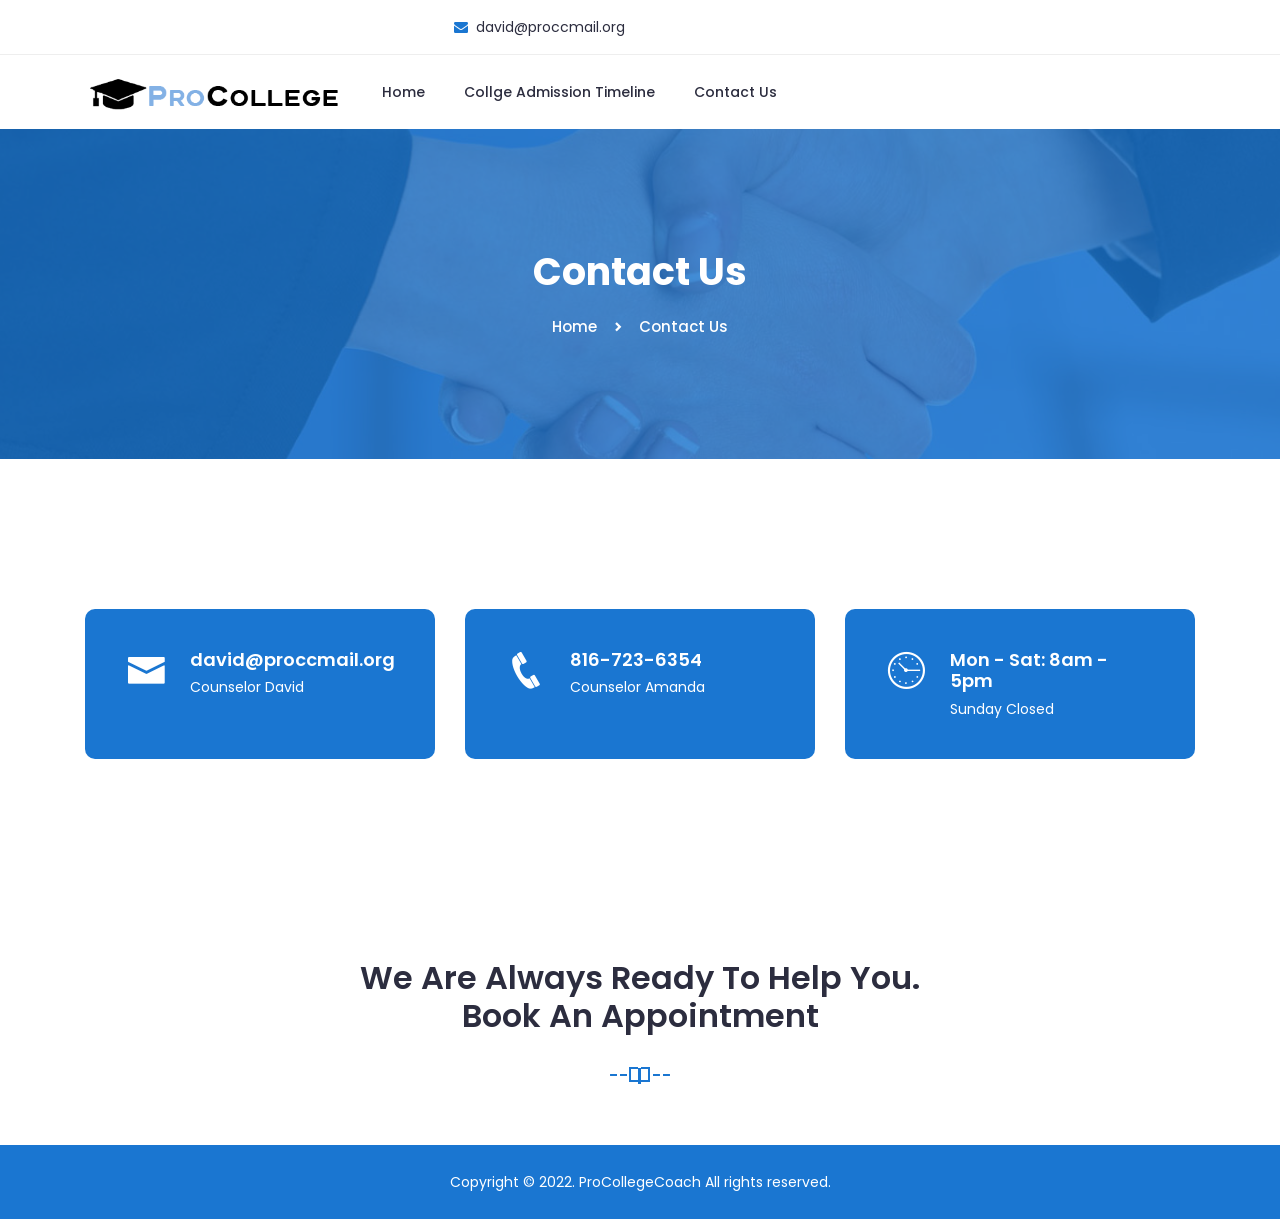
<file: contact.html>
<!doctype html>
<html class="no-js" lang="zxx">
    <head>
        <!-- Meta Tags -->
		<meta charset="utf-8">
		<meta http-equiv="X-UA-Compatible" content="IE=edge">
		<meta name="keywords" content="Site keywords here">
		<meta name="description" content="">
		<meta name='copyright' content=''>
		<meta name="viewport" content="width=device-width, initial-scale=1, shrink-to-fit=no">
		
		<!-- Title -->
        <title></title>
		
		<!-- Favicon -->
        <link rel="icon" href="img/favicon.png">
		
		<!-- Google Fonts -->
		<link href="https://fonts.googleapis.com/css?family=Poppins:200i,300,300i,400,400i,500,500i,600,600i,700,700i,800,800i,900,900i&display=swap" rel="stylesheet">

		<!-- Bootstrap CSS -->
		<link rel="stylesheet" href="css/bootstrap.min.css">
		<!-- Nice Select CSS -->
		<link rel="stylesheet" href="css/nice-select.css">
		<!-- Font Awesome CSS -->
        <link rel="stylesheet" href="css/font-awesome.min.css">
		<!-- icofont CSS -->
        <link rel="stylesheet" href="css/icofont.css">
		<!-- Slicknav -->
		<link rel="stylesheet" href="css/slicknav.min.css">
		<!-- Owl Carousel CSS -->
        <link rel="stylesheet" href="css/owl-carousel.css">
		<!-- Datepicker CSS -->
		<link rel="stylesheet" href="css/datepicker.css">
		<!-- Animate CSS -->
        <link rel="stylesheet" href="css/animate.min.css">
		<!-- Magnific Popup CSS -->
        <link rel="stylesheet" href="css/magnific-popup.css">
		
		<!-- Medipro CSS -->
        <link rel="stylesheet" href="css/normalize.css">
        <link rel="stylesheet" href="style.css">
        <link rel="stylesheet" href="css/responsive.css">
		
		<!-- Color CSS -->
		<link rel="stylesheet" href="css/color/color1.css">
		<!--<link rel="stylesheet" href="css/color/color2.css">-->
		<!--<link rel="stylesheet" href="css/color/color3.css">-->
		<!--<link rel="stylesheet" href="css/color/color4.css">-->
		<!--<link rel="stylesheet" href="css/color/color5.css">-->
		<!--<link rel="stylesheet" href="css/color/color6.css">-->
		<!--<link rel="stylesheet" href="css/color/color7.css">-->
		<!--<link rel="stylesheet" href="css/color/color8.css">-->
		<!--<link rel="stylesheet" href="css/color/color9.css">-->
		<!--<link rel="stylesheet" href="css/color/color10.css">-->
		<!--<link rel="stylesheet" href="css/color/color11.css">-->
		<!--<link rel="stylesheet" href="css/color/color12.css">-->

		<link rel="stylesheet" href="#" id="colors">
		
    </head>
    <body>
	

	
    	<!-- Preloader -->
        <div class="preloader">
            <div class="loader">
                <!-- <div class="loader-outter"></div>
                <div class="loader-inner"></div> -->

                <div class="indicator"> 
                    <!-- <svg width="16px" height="12px">
                        <polyline id="back" points="1 6 4 6 6 11 10 1 12 6 15 6"></polyline>
                        <polyline id="front" points="1 6 4 6 6 11 10 1 12 6 15 6"></polyline>
                    </svg> -->

					<svg>
    					<g>
    						<polygon id="back"
            					points="83.781 75.269 86.367 72.683 88.954 75.269 88.954 50.216 83.781 52.514"
        					/>
							<polygon id="front"
            					points="83.781 75.269 86.367 72.683 88.954 75.269 88.954 50.216 83.781 52.514"
        					/>
    						<path id="back"
            					d="m93.912 39.711l-41.342-20.705c-1.413-0.708-3.726-0.708-5.139 0l-41.343 20.705c-1.413 0.708-1.455 1.944-0.094 2.746l38.516 22.696 0.026 0.015-25.574-11.445v7.495c0 1.581 1.114 3.531 2.476 4.333l26.086 15.371c1.362 0.803 3.59 0.803 4.952 0l26.086-15.371c1.362-0.803 2.476-2.752 2.476-4.333v-7.486l-25.087 11.149 38.055-22.424c1.361-0.803 1.319-2.039-0.094-2.746z"
        					/>
							<path id="front"
            					d="m93.912 39.711l-41.342-20.705c-1.413-0.708-3.726-0.708-5.139 0l-41.343 20.705c-1.413 0.708-1.455 1.944-0.094 2.746l38.516 22.696 0.026 0.015-25.574-11.445v7.495c0 1.581 1.114 3.531 2.476 4.333l26.086 15.371c1.362 0.803 3.59 0.803 4.952 0l26.086-15.371c1.362-0.803 2.476-2.752 2.476-4.333v-7.486l-25.087 11.149 38.055-22.424c1.361-0.803 1.319-2.039-0.094-2.746z"
        					/>
    					</g>
      				</svg>
                </div>
            </div>
        </div>
        <!-- End Preloader -->
	
		<!-- Header Area -->
		<header class="header" >
			<!-- Topbar -->
			<div class="topbar" >
				<div class="container">
					<div class="row">
						<div class="col-lg-6 col-md-7 col-12">
							<!-- Top Contact -->
							<ul class="top-contact">
								<li><i class="fa fa-envelope"></i>david@proccmail.org</li>
							</ul>
							<!-- End Top Contact -->
						</div>
					</div>
				</div>
			</div>
			<!-- End Topbar -->
			<!-- Header Inner -->
			<div class="header-inner">
				<div class="container">
					<div class="inner">
						<div class="row">
							<div class="col-lg-3 col-md-3 col-12">
								<!-- Start Logo -->
								<div class="logo">
									<a href="index.html"><img src="img/logo.png" alt="#"></a>
								</div>
								<!-- End Logo -->
								<!-- Mobile Nav -->
								<div class="mobile-nav"></div>
								<!-- End Mobile Nav -->
							</div>
							<div class="col-lg-7 col-md-9 col-12">
								<!-- Main Menu -->
								<div class="main-menu">
									<nav class="navigation">
										<ul class="nav menu">

											<li> <a href="index.html"> Home </a> </li>
											

											<li> <a href="timeline.html">Collge Admission Timeline</a></li>
											
											<li><a href="contact.html">Contact Us</a></li>
										</ul>

									</nav>

								</div>
								<!--/ End Main Menu -->
							</div>
							
						</div>
					</div>
				</div>
			</div>
			<!--/ End Header Inner -->
		</header>
		<!-- End Header Area -->
	
		<!-- Breadcrumbs -->
		<div class="breadcrumbs overlay">
			<div class="container">
				<div class="bread-inner">
					<div class="row">
						<div class="col-12">
							<h2>Contact Us</h2>
							<ul class="bread-list">
								<li><a href="index.html">Home</a></li>
								<li><i class="icofont-simple-right"></i></li>
								<li class="active">Contact Us</li>
							</ul>
						</div>
					</div>
				</div>
			</div>
		</div>
		<!-- End Breadcrumbs -->
				
		<!-- Start Contact Us -->
		<section class="contact-us section">
			<div class="container">
				
				<div class="contact-info">
					<div class="row">
						<!-- single-info -->
						<div class="col-lg-4 col-12 ">
							<div class="single-info">
								<i class="icofont icofont-envelope"></i>
								<div class="content">
									<h3>david@proccmail.org</h3>
									<p>Counselor David</p>
								</div>
							</div>
						</div>
						<!--/End single-info -->
						
						<!-- single-info -->
						<div class="col-lg-4 col-12 ">
							<div class="single-info">
								<i class="icofont icofont-phone"></i>
								<div class="content">
									<h3>816-723-6354</h3>
									<p>Counselor Amanda</p>
								</div>
							</div>
						</div>
						<!--/End single-info -->

						<!-- single-info -->
						<div class="col-lg-4 col-12 ">
							<div class="single-info">
								<i class="icofont icofont-wall-clock"></i>
								<div class="content">
									<h3>Mon - Sat: 8am - 5pm</h3>
									<p>Sunday Closed</p>
								</div>
							</div>
						</div>
						<!--/End single-info -->
					</div>
				</div>
			</div>
		</section>
		<!--/ End Contact Us -->


		<!-- Start Appointment -->
		<section class="appointment">
			<div class="container">
				<div class="row">
					<div class="col-lg-12">
						<div class="section-title">
							<h2>We Are Always Ready to Help You. Book An Appointment</h2>
							<img src="img/section-img.png" alt="#">
						</div>
					</div>
				</div>
				<!-- <div class="row">
					<div class="col-lg-12 col-md-12 col-12">
						<form class="form" action="#">
							<div class="row">
								<div class="col-lg-6 col-md-6 col-12">
									<div class="form-group">
										<input name="name" type="text" placeholder="Name">
									</div>
								</div>
								<div class="col-lg-6 col-md-6 col-12">
									<div class="form-group">
										<input name="email" type="email" placeholder="Email">
									</div>
								</div>
								<div class="col-lg-6 col-md-6 col-12">
									<div class="form-group">
										<input name="phone" type="text" placeholder="Phone">
									</div>
								</div>
								
								<div class="col-lg-6 col-md-6 col-12">
									<div class="form-group">
										<div class="nice-select form-control wide" tabindex="0"><span class="current">Counselor</span>
											<ul class="list">
												<li data-value="1" class="option selected ">Any</li>
												<li data-value="2" class="option">Amanda</li>
											</ul>
										</div>
									</div>
								</div>
								<
								<div class="col-lg-12 col-md-12 col-12">
									<div class="form-group">
										<textarea name="message" placeholder="Write Your Message Here....."></textarea>
									</div>
								</div>
							</div>
							<div class="row">
								<div class="col-lg-5 col-md-4 col-12">
									<div class="form-group">

										<a class="btn" href="mail-success.html" style="color: white;">Book An Appointment</a>
										
									</div>
								</div>
								
							</div>
						</form>
					</div>
					
				</div> -->
			</div>
		</section>
		<!-- End Appointment -->
		
		<!-- Footer Area -->
		<footer id="footer" class="footer " >
			<div class="copyright">
				<div class="container">
					<div class="row">
						<div class="col-lg-12 col-md-12 col-12">
							<div class="copyright-content">
								<p>Copyright &copy; 2022. ProCollegeCoach All rights reserved.</p>
							</div>
						</div>
					</div>
				</div>
			</div>
			<!--/ End Copyright -->
		</footer>
		<!--/ End Footer Area -->
		
		<!-- jquery Min JS -->
        <script src="js/jquery.min.js"></script>
		<!-- jquery Migrate JS -->
		<script src="js/jquery-migrate-3.0.0.js"></script>
		<!-- jquery Ui JS -->
		<script src="js/jquery-ui.min.js"></script>
		<!-- Easing JS -->
        <script src="js/easing.js"></script>
		<!-- Color JS -->
		<script src="js/colors.js"></script>
		<!-- Popper JS -->
		<script src="js/popper.min.js"></script>
		<!-- Bootstrap Datepicker JS -->
		<script src="js/bootstrap-datepicker.js"></script>
		<!-- Jquery Nav JS -->
        <script src="js/jquery.nav.js"></script>
		<!-- Slicknav JS -->
		<script src="js/slicknav.min.js"></script>
		<!-- ScrollUp JS -->
        <script src="js/jquery.scrollUp.min.js"></script>
		<!-- Niceselect JS -->
		<script src="js/niceselect.js"></script>
		<!-- Tilt Jquery JS -->
		<script src="js/tilt.jquery.min.js"></script>
		<!-- Owl Carousel JS -->
        <script src="js/owl-carousel.js"></script>
		<!-- counterup JS -->
		<script src="js/jquery.counterup.min.js"></script>
		<!-- Steller JS -->
		<script src="js/steller.js"></script>
		<!-- Wow JS -->
		<script src="js/wow.min.js"></script>
		<!-- Magnific Popup JS -->
		<script src="js/jquery.magnific-popup.min.js"></script>
		<!-- Counter Up CDN JS -->
		<script src="js/waypoints.min.js"></script>
		<!-- Google Map API Key JS -->
		<script src="https://ditu.google.cn/maps/api/js?key=AIzaSyDGqTyqoPIvYxhn_Sa7ZrK5bENUWhpCo0w"></script>
		<!-- Gmaps JS -->
		<script src="js/gmaps.min.js"></script>
		<!-- Map Active JS -->
		<script src="js/map-active.js"></script>
		<!-- Bootstrap JS -->
		<script src="js/bootstrap.min.js"></script>
		<!-- Main JS -->
		<script src="js/main.js"></script>
    </body>
</html>
</file>
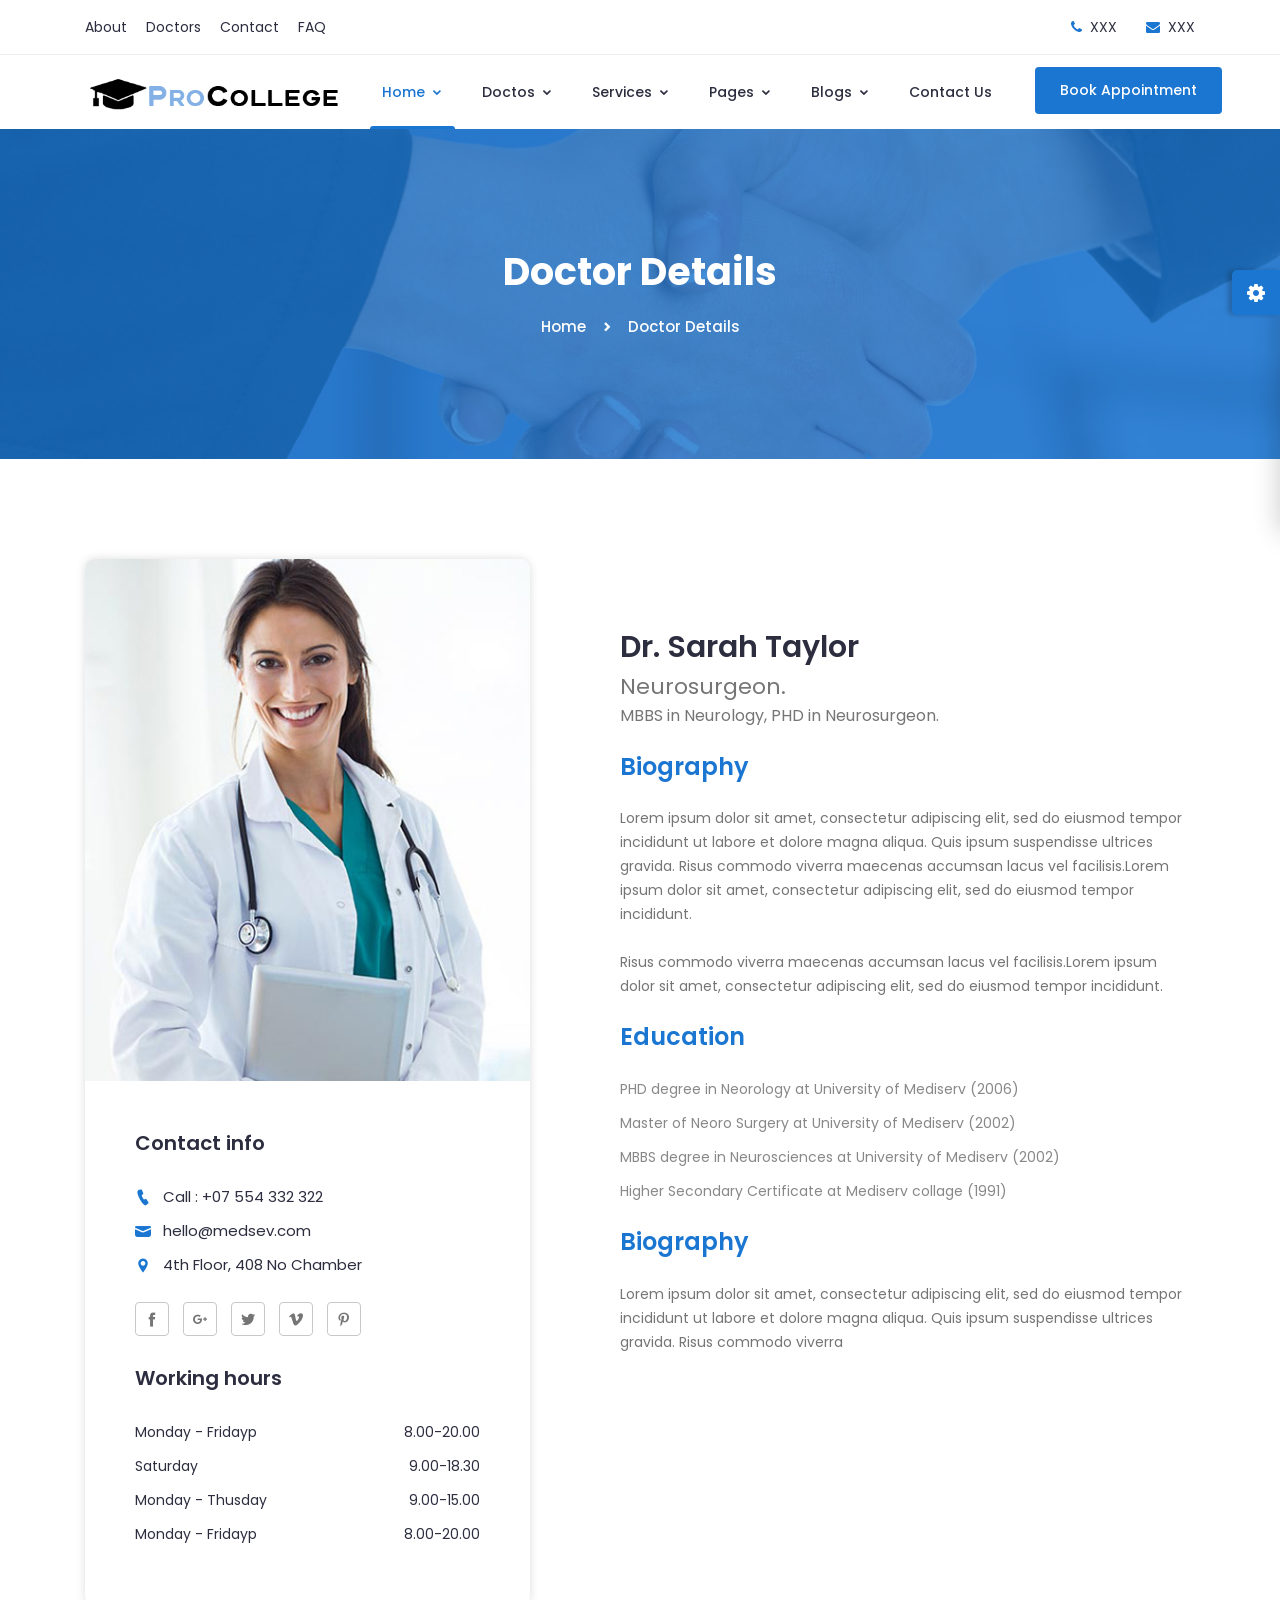
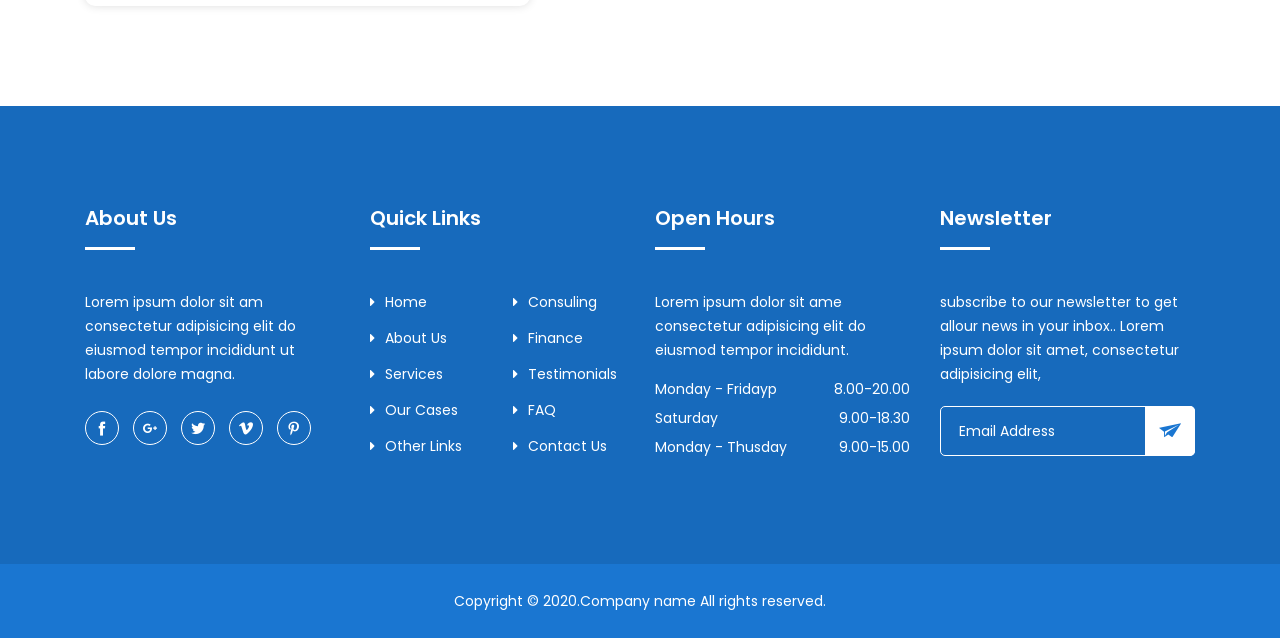
<file: doctor-details.html>
<!doctype html>
<html class="no-js" lang="zxx">
    <head>
        <!-- Meta Tags -->
		<meta charset="utf-8">
		<meta http-equiv="X-UA-Compatible" content="IE=edge">
		<meta name="keywords" content="Site keywords here">
		<meta name="description" content="">
		<meta name='copyright' content=''>
		<meta name="viewport" content="width=device-width, initial-scale=1, shrink-to-fit=no">
		
		<!-- Title -->
        <title></title>
		
		<!-- Favicon -->
        <link rel="icon" href="img/favicon.png">
		
		<!-- Google Fonts -->
		<link href="https://fonts.googleapis.com/css?family=Poppins:200i,300,300i,400,400i,500,500i,600,600i,700,700i,800,800i,900,900i&display=swap" rel="stylesheet">

		<!-- Bootstrap CSS -->
		<link rel="stylesheet" href="css/bootstrap.min.css">
		<!-- Nice Select CSS -->
		<link rel="stylesheet" href="css/nice-select.css">
		<!-- Font Awesome CSS -->
        <link rel="stylesheet" href="css/font-awesome.min.css">
		<!-- icofont CSS -->
        <link rel="stylesheet" href="css/icofont.css">
		<!-- Slicknav -->
		<link rel="stylesheet" href="css/slicknav.min.css">
		<!-- Owl Carousel CSS -->
        <link rel="stylesheet" href="css/owl-carousel.css">
		<!-- Datepicker CSS -->
		<link rel="stylesheet" href="css/datepicker.css">
		<!-- Animate CSS -->
        <link rel="stylesheet" href="css/animate.min.css">
		<!-- Magnific Popup CSS -->
        <link rel="stylesheet" href="css/magnific-popup.css">
		
		<!-- Medipro CSS -->
        <link rel="stylesheet" href="css/normalize.css">
        <link rel="stylesheet" href="style.css">
        <link rel="stylesheet" href="css/responsive.css">
		
		<!-- Color CSS -->
		<link rel="stylesheet" href="css/color/color1.css">
		<!--<link rel="stylesheet" href="css/color/color2.css">-->
		<!--<link rel="stylesheet" href="css/color/color3.css">-->
		<!--<link rel="stylesheet" href="css/color/color4.css">-->
		<!--<link rel="stylesheet" href="css/color/color5.css">-->
		<!--<link rel="stylesheet" href="css/color/color6.css">-->
		<!--<link rel="stylesheet" href="css/color/color7.css">-->
		<!--<link rel="stylesheet" href="css/color/color8.css">-->
		<!--<link rel="stylesheet" href="css/color/color9.css">-->
		<!--<link rel="stylesheet" href="css/color/color10.css">-->
		<!--<link rel="stylesheet" href="css/color/color11.css">-->
		<!--<link rel="stylesheet" href="css/color/color12.css">-->

		<link rel="stylesheet" href="#" id="colors">
		
    </head>
    <body>
	
		<!-- Preloader -->
        <div class="preloader">
            <div class="loader">
                <div class="loader-outter"></div>
                <div class="loader-inner"></div>

                <div class="indicator"> 
                    <svg width="16px" height="12px">
                        <polyline id="back" points="1 6 4 6 6 11 10 1 12 6 15 6"></polyline>
                        <polyline id="front" points="1 6 4 6 6 11 10 1 12 6 15 6"></polyline>
                    </svg>
                </div>
            </div>
        </div>
        <!-- End Preloader -->
		
		<!-- Mediplus Color Plate -->
		<div class="color-plate">
			<a class="color-plate-icon"><i class="fa fa-cog fa-spin"></i></a>
			<h4>Mediplus</h4>
			<p>Here is some awesome color's available on Mediplus Template.</p>
			<span class="color1"></span>
			<span class="color2"></span>
			<span class="color3"></span>
			<span class="color4"></span>
			<span class="color5"></span>
			<span class="color6"></span>
			<span class="color7"></span>
			<span class="color8"></span>
			<span class="color9"></span>
			<span class="color10"></span>
			<span class="color11"></span>
			<span class="color12"></span>
		</div>
		<!-- /End Color Plate -->
	
		<!-- Header Area -->
		<header class="header" >
			<!-- Topbar -->
			<div class="topbar">
				<div class="container">
					<div class="row">
						<div class="col-lg-6 col-md-5 col-12">
							<!-- Contact -->
							<ul class="top-link">
								<li><a href="#">About</a></li>
								<li><a href="#">Doctors</a></li>
								<li><a href="#">Contact</a></li>
								<li><a href="#">FAQ</a></li>
							</ul>
							<!-- End Contact -->
						</div>
						<div class="col-lg-6 col-md-7 col-12">
							<!-- Top Contact -->
							<ul class="top-contact">
								<li><i class="fa fa-phone"></i>XXX</li>
								<li><i class="fa fa-envelope"></i><a href="mailto:XXX">XXX</a></li>
							</ul>
							<!-- End Top Contact -->
						</div>
					</div>
				</div>
			</div>
			<!-- End Topbar -->
			<!-- Header Inner -->
			<div class="header-inner">
				<div class="container">
					<div class="inner">
						<div class="row">
							<div class="col-lg-3 col-md-3 col-12">
								<!-- Start Logo -->
								<div class="logo">
									<a href="index.html"><img src="img/logo.png" alt="#"></a>
								</div>
								<!-- End Logo -->
								<!-- Mobile Nav -->
								<div class="mobile-nav"></div>
								<!-- End Mobile Nav -->
							</div>
							<div class="col-lg-7 col-md-9 col-12">
								<!-- Main Menu -->
								<div class="main-menu">
									<nav class="navigation">
										<ul class="nav menu">
											<li class="active"><a href="#">Home <i class="icofont-rounded-down"></i></a>
												<ul class="dropdown">
													<li><a href="index.html">Default Homepage</a></li>
													<li><a href="index2.html">Animation Homepage</a></li>
												</ul>
											</li>
											<li><a href="#">Doctos <i class="icofont-rounded-down"></i></a>
												<ul class="dropdown">
													<li><a href="doctors.html">Doctor</a></li>
													<li><a href="doctor-details.html">Doctor Details</a></li>
												</ul>
											</li>
											<li><a href="#">Services <i class="icofont-rounded-down"></i></a>
												<ul class="dropdown">
													<li><a href="service.html">Service</a></li>
													<li><a href="service-details.html">Service Details</a></li>
												</ul>
											</li>
											<li><a href="#">Pages <i class="icofont-rounded-down"></i></a>
												<ul class="dropdown">
													<li><a href="about.html">About Us</a></li>
													<li><a href="appointment.html">Appointment</a></li>
													<li><a href="time-table.html">Time Table</a></li>
													<li><a href="testimonials.html">Testimonials</a></li>
													<li><a href="pricing.html">Our Pricing</a></li>
													<li><a href="register.html">Sign Up</a></li>
													<li><a href="login.html">Login</a></li>
													<li><a href="faq.html">Faq</a></li>
													<li><a href="mail-success.html">Mail Success</a></li>
													<li><a href="404.html">404 Error</a></li>
												</ul>
											</li>
											<li><a href="#">Blogs <i class="icofont-rounded-down"></i></a>
												<ul class="dropdown">
													<li><a href="blog-grid.html">Blog Grid</a></li>
													<li><a href="blog-single.html">Blog Details</a></li>
												</ul>
											</li>
											<li><a href="contact.html">Contact Us</a></li>
										</ul>
									</nav>
								</div>
								<!--/ End Main Menu -->
							</div>
							<div class="col-lg-2 col-12">
								<div class="get-quote">
									<a href="appointment.html" class="btn">Book Appointment</a>
								</div>
							</div>
						</div>
					</div>
				</div>
			</div>
			<!--/ End Header Inner -->
		</header>
		<!-- End Header Area -->
	
		<!-- Breadcrumbs -->
		<div class="breadcrumbs overlay">
			<div class="container">
				<div class="bread-inner">
					<div class="row">
						<div class="col-12">
							<h2>Doctor Details</h2>
							<ul class="bread-list">
								<li><a href="index.html">Home</a></li>
								<li><i class="icofont-simple-right"></i></li>
								<li class="active">Doctor Details</li>
							</ul>
						</div>
					</div>
				</div>
			</div>
		</div>
		<!-- End Breadcrumbs -->
				
		<!-- Doctor Details -->
        <div class="doctor-details-area section">
            <div class="container">
                <div class="row">
                    <div class="col-lg-5">
                        <div class="doctor-details-item doctor-details-left">
                            <img src="img/doctor-detail.jpg" alt="#">
                            <div class="doctor-details-contact">
                                <h3>Contact info</h3>
                                <ul class="basic-info">
                                    <li>
                                        <i class="icofont-ui-call"></i>
                                        Call : +07 554 332 322
                                    </li>
                                    <li>
                                        <i class="icofont-ui-message"></i>
                                        hello@medsev.com
                                    </li>
                                    <li>
                                        <i class="icofont-location-pin"></i>
                                        4th Floor, 408 No Chamber
                                    </li>
                                </ul>
								<!-- Social -->
								<ul class="social">
									<li><a href="#"><i class="icofont-facebook"></i></a></li>
									<li><a href="#"><i class="icofont-google-plus"></i></a></li>
									<li><a href="#"><i class="icofont-twitter"></i></a></li>
									<li><a href="#"><i class="icofont-vimeo"></i></a></li>
									<li><a href="#"><i class="icofont-pinterest"></i></a></li>
								</ul>
								<!-- End Social -->
								<div class="doctor-details-work">
									<h3>Working hours</h3>
									<ul class="time-sidual">
										<li class="day">Monday - Fridayp <span>8.00-20.00</span></li>
										<li class="day">Saturday <span>9.00-18.30</span></li>
										<li class="day">Monday - Thusday <span>9.00-15.00</span></li>
										<li class="day">Monday - Fridayp <span>8.00-20.00</span></li>
									</ul>
								</div>
                            </div>
                        </div>
                    </div>
                    <div class="col-lg-7">
                        <div class="doctor-details-item">
                            <div class="doctor-details-right">
								<div class="doctor-name">
									<h3 class="name">Dr. Sarah Taylor</h3>
									<p class="deg">Neurosurgeon.</p>
									<p class="degree">MBBS in Neurology, PHD in Neurosurgeon.</p>
								</div>
                                <div class="doctor-details-biography">
                                    <h3>Biography</h3>
                                    <p>Lorem ipsum dolor sit amet, consectetur adipiscing elit, sed do eiusmod tempor incididunt ut labore et dolore magna aliqua. Quis ipsum suspendisse ultrices gravida. Risus commodo viverra maecenas accumsan lacus vel facilisis.Lorem ipsum dolor sit amet, consectetur adipiscing elit, sed do eiusmod tempor incididunt.</p><br>
                                    <p>Risus commodo viverra maecenas accumsan lacus vel facilisis.Lorem ipsum dolor sit amet, consectetur adipiscing elit, sed do eiusmod tempor incididunt.</p>
                                </div>
                                <div class="doctor-details-biography">
                                    <h3>Education</h3>
                                    <ul>
                                        <li>PHD degree in Neorology at University of Mediserv (2006)</li>
                                        <li>Master of Neoro Surgery  at University of Mediserv (2002)</li>
                                        <li>MBBS degree in Neurosciences at University of Mediserv (2002)</li>
                                        <li>Higher Secondary Certificate at Mediserv collage  (1991)</li>
                                    </ul>
                                </div>
                                <div class="doctor-details-biography">
                                    <h3>Biography</h3>
                                    <p>Lorem ipsum dolor sit amet, consectetur adipiscing elit, sed do eiusmod tempor incididunt ut labore et dolore magna aliqua. Quis ipsum suspendisse ultrices gravida. Risus commodo viverra</p>
                                </div>
                            </div>
                        </div>
                    </div>
                </div>
            </div>
        </div>
        <!-- End Doctor Details -->
		
		<!-- Footer Area -->
		<footer id="footer" class="footer ">
			<!-- Footer Top -->
			<div class="footer-top">
				<div class="container">
					<div class="row">
						<div class="col-lg-3 col-md-6 col-12">
							<div class="single-footer">
								<h2>About Us</h2>
								<p>Lorem ipsum dolor sit am consectetur adipisicing elit do eiusmod tempor incididunt ut labore dolore magna.</p>
								<!-- Social -->
								<ul class="social">
									<li><a href="#"><i class="icofont-facebook"></i></a></li>
									<li><a href="#"><i class="icofont-google-plus"></i></a></li>
									<li><a href="#"><i class="icofont-twitter"></i></a></li>
									<li><a href="#"><i class="icofont-vimeo"></i></a></li>
									<li><a href="#"><i class="icofont-pinterest"></i></a></li>
								</ul>
								<!-- End Social -->
							</div>
						</div>
						<div class="col-lg-3 col-md-6 col-12">
							<div class="single-footer f-link">
								<h2>Quick Links</h2>
								<div class="row">
									<div class="col-lg-6 col-md-6 col-12">
										<ul>
											<li><a href="#"><i class="fa fa-caret-right" aria-hidden="true"></i>Home</a></li>
											<li><a href="#"><i class="fa fa-caret-right" aria-hidden="true"></i>About Us</a></li>
											<li><a href="#"><i class="fa fa-caret-right" aria-hidden="true"></i>Services</a></li>
											<li><a href="#"><i class="fa fa-caret-right" aria-hidden="true"></i>Our Cases</a></li>
											<li><a href="#"><i class="fa fa-caret-right" aria-hidden="true"></i>Other Links</a></li>	
										</ul>
									</div>
									<div class="col-lg-6 col-md-6 col-12">
										<ul>
											<li><a href="#"><i class="fa fa-caret-right" aria-hidden="true"></i>Consuling</a></li>
											<li><a href="#"><i class="fa fa-caret-right" aria-hidden="true"></i>Finance</a></li>
											<li><a href="#"><i class="fa fa-caret-right" aria-hidden="true"></i>Testimonials</a></li>
											<li><a href="#"><i class="fa fa-caret-right" aria-hidden="true"></i>FAQ</a></li>
											<li><a href="#"><i class="fa fa-caret-right" aria-hidden="true"></i>Contact Us</a></li>	
										</ul>
									</div>
								</div>
							</div>
						</div>
						<div class="col-lg-3 col-md-6 col-12">
							<div class="single-footer">
								<h2>Open Hours</h2>
								<p>Lorem ipsum dolor sit ame consectetur adipisicing elit do eiusmod tempor incididunt.</p>
								<ul class="time-sidual">
									<li class="day">Monday - Fridayp <span>8.00-20.00</span></li>
									<li class="day">Saturday <span>9.00-18.30</span></li>
									<li class="day">Monday - Thusday <span>9.00-15.00</span></li>
								</ul>
							</div>
						</div>
						<div class="col-lg-3 col-md-6 col-12">
							<div class="single-footer">
								<h2>Newsletter</h2>
								<p>subscribe to our newsletter to get allour news in your inbox.. Lorem ipsum dolor sit amet, consectetur adipisicing elit,</p>
								<form action="mail/mail.php" method="get" target="_blank" class="newsletter-inner">
									<input name="email" placeholder="Email Address" class="common-input" onfocus="this.placeholder = ''"
										onblur="this.placeholder = 'Your email address'" required="" type="email">
									<button class="button"><i class="icofont icofont-paper-plane"></i></button>
								</form>
							</div>
						</div>
					</div>
				</div>
			</div>
			<!--/ End Footer Top -->
			<!-- Copyright -->
			<div class="copyright">
				<div class="container">
					<div class="row">
						<div class="col-lg-12 col-md-12 col-12">
							<div class="copyright-content">
								<p>Copyright &copy; 2020.Company name All rights reserved.</p>
							</div>
						</div>
					</div>
				</div>
			</div>
			<!--/ End Copyright -->
		</footer>
		<!--/ End Footer Area -->
		
		<!-- jquery Min JS -->
        <script src="js/jquery.min.js"></script>
		<!-- jquery Migrate JS -->
		<script src="js/jquery-migrate-3.0.0.js"></script>
		<!-- jquery Ui JS -->
		<script src="js/jquery-ui.min.js"></script>
		<!-- Easing JS -->
        <script src="js/easing.js"></script>
		<!-- Color JS -->
		<script src="js/colors.js"></script>
		<!-- Popper JS -->
		<script src="js/popper.min.js"></script>
		<!-- Bootstrap Datepicker JS -->
		<script src="js/bootstrap-datepicker.js"></script>
		<!-- Jquery Nav JS -->
        <script src="js/jquery.nav.js"></script>
		<!-- Slicknav JS -->
		<script src="js/slicknav.min.js"></script>
		<!-- ScrollUp JS -->
        <script src="js/jquery.scrollUp.min.js"></script>
		<!-- Niceselect JS -->
		<script src="js/niceselect.js"></script>
		<!-- Tilt Jquery JS -->
		<script src="js/tilt.jquery.min.js"></script>
		<!-- Owl Carousel JS -->
        <script src="js/owl-carousel.js"></script>
		<!-- counterup JS -->
		<script src="js/jquery.counterup.min.js"></script>
		<!-- Steller JS -->
		<script src="js/steller.js"></script>
		<!-- Wow JS -->
		<script src="js/wow.min.js"></script>
		<!-- Magnific Popup JS -->
		<script src="js/jquery.magnific-popup.min.js"></script>
		<!-- Counter Up CDN JS -->
		<script src="js/waypoints.min.js"></script>
		<!-- Bootstrap JS -->
		<script src="js/bootstrap.min.js"></script>
		<!-- Main JS -->
		<script src="js/main.js"></script>
    </body>
</html>
</file>
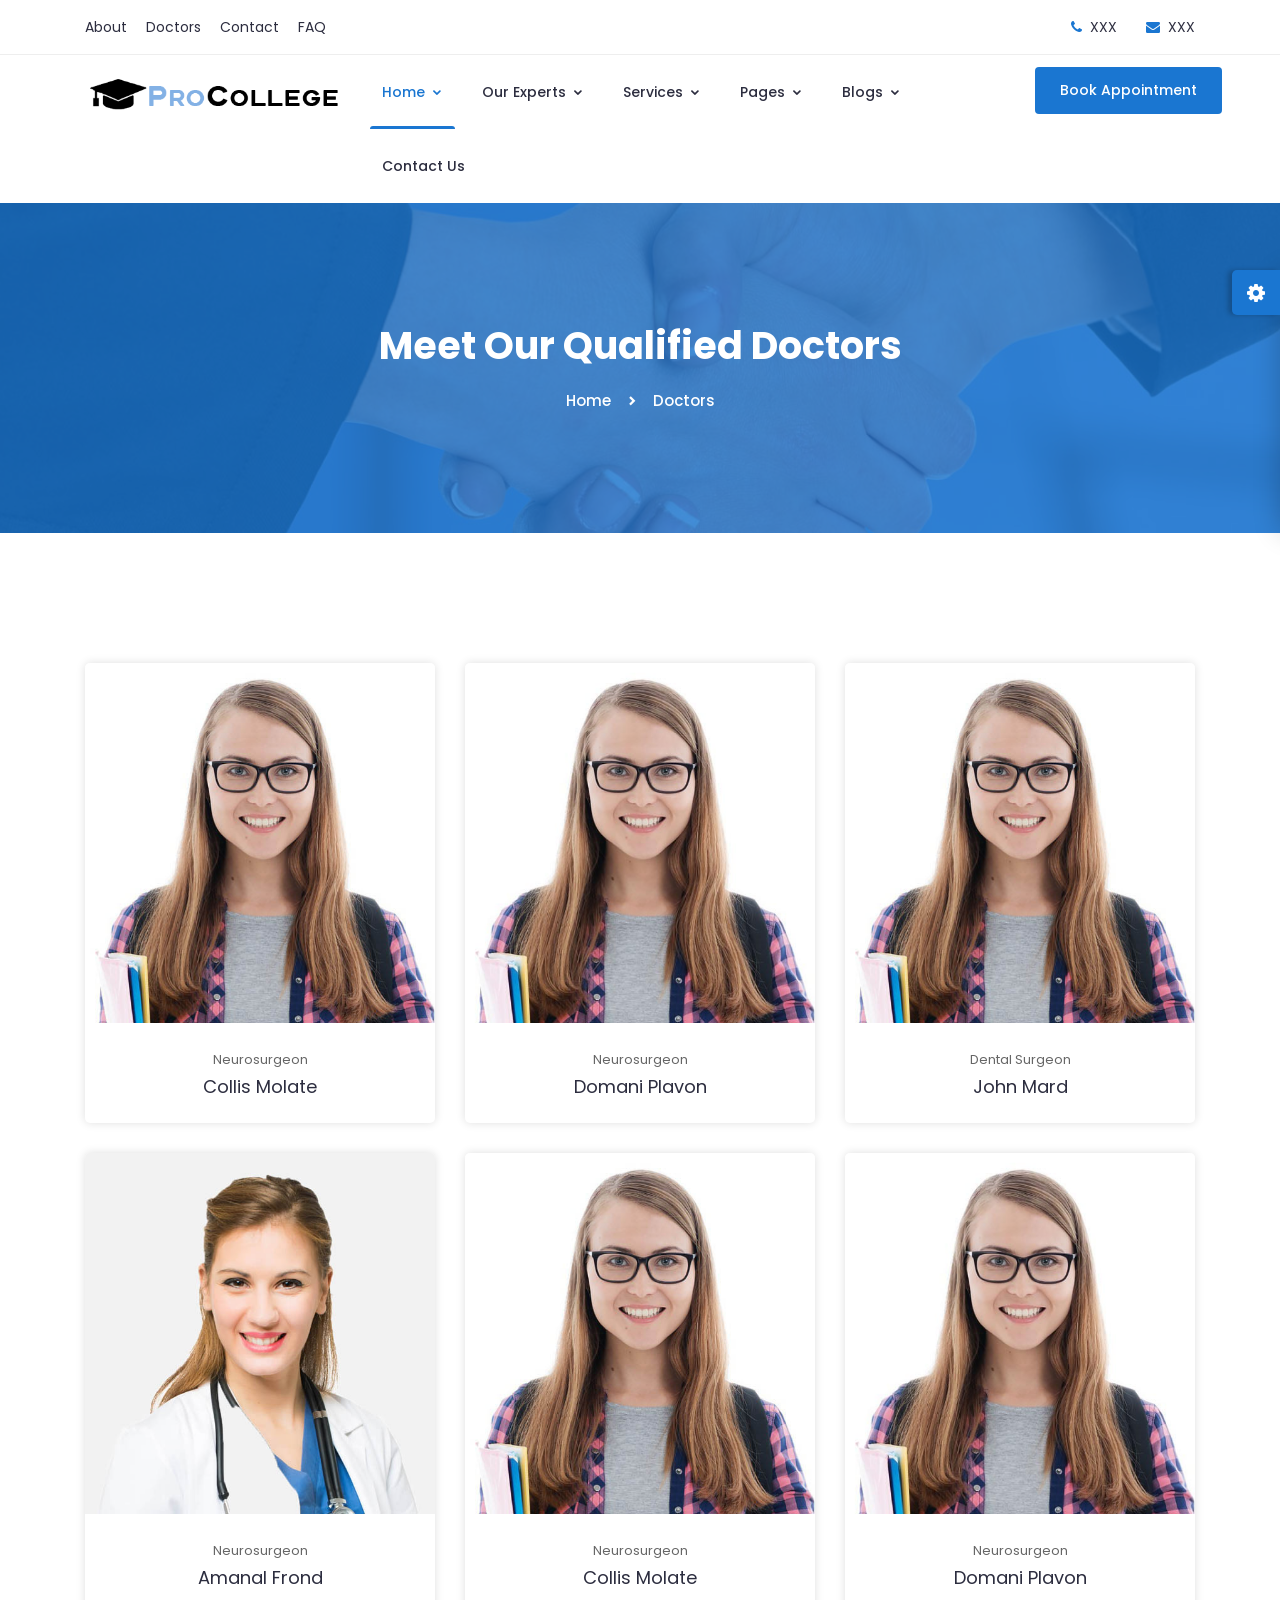
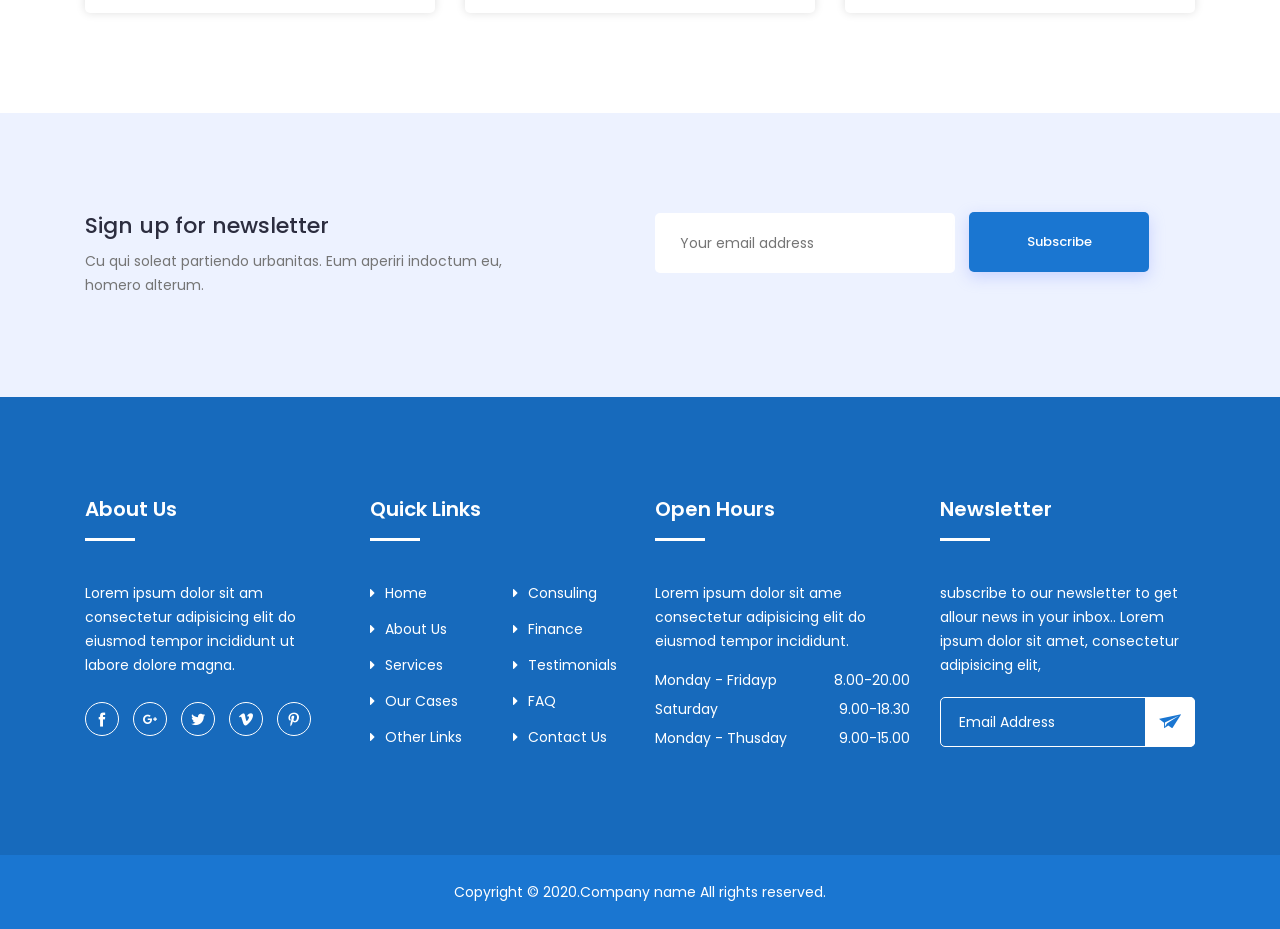
<file: doctors.html>
<!doctype html>
<html class="no-js" lang="zxx">
    <head>
        <!-- Meta Tags -->
		<meta charset="utf-8">
		<meta http-equiv="X-UA-Compatible" content="IE=edge">
		<meta name="keywords" content="Site keywords here">
		<meta name="description" content="">
		<meta name='copyright' content=''>
		<meta name="viewport" content="width=device-width, initial-scale=1, shrink-to-fit=no">
		
		<!-- Title -->
        <title></title>
		
		<!-- Favicon -->
        <link rel="icon" href="img/favicon.png">
		
		<!-- Google Fonts -->
		<link href="https://fonts.googleapis.com/css?family=Poppins:200i,300,300i,400,400i,500,500i,600,600i,700,700i,800,800i,900,900i&display=swap" rel="stylesheet">

		<!-- Bootstrap CSS -->
		<link rel="stylesheet" href="css/bootstrap.min.css">
		<!-- Nice Select CSS -->
		<link rel="stylesheet" href="css/nice-select.css">
		<!-- Font Awesome CSS -->
        <link rel="stylesheet" href="css/font-awesome.min.css">
		<!-- icofont CSS -->
        <link rel="stylesheet" href="css/icofont.css">
		<!-- Slicknav -->
		<link rel="stylesheet" href="css/slicknav.min.css">
		<!-- Owl Carousel CSS -->
        <link rel="stylesheet" href="css/owl-carousel.css">
		<!-- Datepicker CSS -->
		<link rel="stylesheet" href="css/datepicker.css">
		<!-- Animate CSS -->
        <link rel="stylesheet" href="css/animate.min.css">
		<!-- Magnific Popup CSS -->
        <link rel="stylesheet" href="css/magnific-popup.css">
		
		<!-- Medipro CSS -->
        <link rel="stylesheet" href="css/normalize.css">
        <link rel="stylesheet" href="style.css">
        <link rel="stylesheet" href="css/responsive.css">
		
		<!-- Color CSS -->
		<link rel="stylesheet" href="css/color/color1.css">
		<!--<link rel="stylesheet" href="css/color/color2.css">-->
		<!--<link rel="stylesheet" href="css/color/color3.css">-->
		<!--<link rel="stylesheet" href="css/color/color4.css">-->
		<!--<link rel="stylesheet" href="css/color/color5.css">-->
		<!--<link rel="stylesheet" href="css/color/color6.css">-->
		<!--<link rel="stylesheet" href="css/color/color7.css">-->
		<!--<link rel="stylesheet" href="css/color/color8.css">-->
		<!--<link rel="stylesheet" href="css/color/color9.css">-->
		<!--<link rel="stylesheet" href="css/color/color10.css">-->
		<!--<link rel="stylesheet" href="css/color/color11.css">-->
		<!--<link rel="stylesheet" href="css/color/color12.css">-->

		<link rel="stylesheet" href="#" id="colors">
		
    </head>
    <body>
	
		<!-- Preloader -->
        <div class="preloader">
            <div class="loader">
                <div class="loader-outter"></div>
                <div class="loader-inner"></div>

                <div class="indicator"> 
                    <svg width="16px" height="12px">
                        <polyline id="back" points="1 6 4 6 6 11 10 1 12 6 15 6"></polyline>
                        <polyline id="front" points="1 6 4 6 6 11 10 1 12 6 15 6"></polyline>
                    </svg>
                </div>
            </div>
        </div>
        <!-- End Preloader -->
		
		<!-- Mediplus Color Plate -->
		<div class="color-plate">
			<a class="color-plate-icon"><i class="fa fa-cog fa-spin"></i></a>
			<h4>Mediplus</h4>
			<p>Here is some awesome color's available on Mediplus Template.</p>
			<span class="color1"></span>
			<span class="color2"></span>
			<span class="color3"></span>
			<span class="color4"></span>
			<span class="color5"></span>
			<span class="color6"></span>
			<span class="color7"></span>
			<span class="color8"></span>
			<span class="color9"></span>
			<span class="color10"></span>
			<span class="color11"></span>
			<span class="color12"></span>
		</div>
		<!-- /End Color Plate -->
	
		<!-- Header Area -->
		<header class="header" >
			<!-- Topbar -->
			<div class="topbar">
				<div class="container">
					<div class="row">
						<div class="col-lg-6 col-md-5 col-12">
							<!-- Contact -->
							<ul class="top-link">
								<li><a href="#">About</a></li>
								<li><a href="#">Doctors</a></li>
								<li><a href="#">Contact</a></li>
								<li><a href="#">FAQ</a></li>
							</ul>
							<!-- End Contact -->
						</div>
						<div class="col-lg-6 col-md-7 col-12">
							<!-- Top Contact -->
							<ul class="top-contact">
								<li><i class="fa fa-phone"></i>XXX</li>
								<li><i class="fa fa-envelope"></i><a href="mailto:XXX">XXX</a></li>
							</ul>
							<!-- End Top Contact -->
						</div>
					</div>
				</div>
			</div>
			<!-- End Topbar -->
			<!-- Header Inner -->
			<div class="header-inner">
				<div class="container">
					<div class="inner">
						<div class="row">
							<div class="col-lg-3 col-md-3 col-12">
								<!-- Start Logo -->
								<div class="logo">
									<a href="index.html"><img src="img/logo.png" alt="#"></a>
								</div>
								<!-- End Logo -->
								<!-- Mobile Nav -->
								<div class="mobile-nav"></div>
								<!-- End Mobile Nav -->
							</div>
							<div class="col-lg-7 col-md-9 col-12">
								<!-- Main Menu -->
								<div class="main-menu">
									<nav class="navigation">
										<ul class="nav menu">
											<li class="active"><a href="#">Home <i class="icofont-rounded-down"></i></a>
												<ul class="dropdown">
													<li><a href="index.html">Default Homepage</a></li>
													<li><a href="index2.html">Animation Homepage</a></li>
												</ul>
											</li>
											<li><a href="#">Our experts <i class="icofont-rounded-down"></i></a>
												<ul class="dropdown">
													<li><a href="doctors.html">Doctor</a></li>
													<li><a href="doctor-details.html">Doctor Details</a></li>
												</ul>
											</li>
											<li><a href="#">Services <i class="icofont-rounded-down"></i></a>
												<ul class="dropdown">
													<li><a href="service.html">Service</a></li>
													<li><a href="service-details.html">Service Details</a></li>
												</ul>
											</li>
											<li><a href="#">Pages <i class="icofont-rounded-down"></i></a>
												<ul class="dropdown">
													<li><a href="about.html">About Us</a></li>
													<li><a href="appointment.html">Appointment</a></li>
													<li><a href="time-table.html">Time Table</a></li>
													<li><a href="testimonials.html">Testimonials</a></li>
													<li><a href="pricing.html">Our Pricing</a></li>
													<li><a href="register.html">Sign Up</a></li>
													<li><a href="login.html">Login</a></li>
													<li><a href="faq.html">Faq</a></li>
													<li><a href="mail-success.html">Mail Success</a></li>
													<li><a href="404.html">404 Error</a></li>
												</ul>
											</li>
											<li><a href="#">Blogs <i class="icofont-rounded-down"></i></a>
												<ul class="dropdown">
													<li><a href="blog-grid.html">Blog Grid</a></li>
													<li><a href="blog-single.html">Blog Details</a></li>
												</ul>
											</li>
											<li><a href="contact.html">Contact Us</a></li>
										</ul>
									</nav>
								</div>
								<!--/ End Main Menu -->
							</div>
							<div class="col-lg-2 col-12">
								<div class="get-quote">
									<a href="appointment.html" class="btn">Book Appointment</a>
								</div>
							</div>
						</div>
					</div>
				</div>
			</div>
			<!--/ End Header Inner -->
		</header>
		<!-- End Header Area -->
		
		<!-- Breadcrumbs -->
		<div class="breadcrumbs overlay">
			<div class="container">
				<div class="bread-inner">
					<div class="row">
						<div class="col-12">
							<h2>Meet Our Qualified Doctors</h2>
							<ul class="bread-list">
								<li><a href="index.html">Home</a></li>
								<li><i class="icofont-simple-right"></i></li>
								<li class="active">Doctors</li>
							</ul>
						</div>
					</div>
				</div>
			</div>
		</div>
		<!-- End Breadcrumbs -->
		
		<!-- Start Team -->
		<section id="team" class="team section single-page">
			<div class="container">
				<div class="row">
					<div class="col-lg-4 col-md-6 col-12">
						<!-- Single Team -->
						<div class="single-team">
							<div class="t-head">
								<img src="img/team1.jpg" alt="#">
								<div class="t-icon">
									<a href="appointment.html" class="btn">Get Appointment</a>
								</div>
							</div>
							<div class="t-bottom">
								<p>Neurosurgeon</p>
								<h2><a href="doctor-details.html">Collis Molate</a></h2>
							</div>
						</div>
						<!-- End Single Team -->
					</div>	
					<div class="col-lg-4 col-md-6 col-12">
						<!-- Single Team -->
						<div class="single-team">
							<!-- Team Head -->
							<div class="t-head">
								<img src="img/team2.jpg" alt="#">
								<div class="t-icon">
									<a href="appointment.html" class="btn">Get Appointment</a>
								</div>
							</div>
							<!-- Team Bottom -->
							<div class="t-bottom">
								<p>Neurosurgeon</p>
								<h2><a href="doctor-details.html">Domani Plavon</a></h2>
							</div>
							<!--/ End Team Bottom -->
						</div>
						<!-- End Single Team -->
					</div>	
					<div class="col-lg-4 col-md-6 col-12">
						<!-- Single Team -->
						<div class="single-team">
							<!-- Team Head -->
							<div class="t-head">
								<img src="img/team3.jpg" alt="#">
								<div class="t-icon">
									<a href="appointment.html" class="btn">Get Appointment</a>
								</div>
							</div>
							<!-- Team Bottom -->
							<div class="t-bottom">
								<p>Dental Surgeon</p>
								<h2><a href="doctor-details.html">John Mard</a></h2>
							</div>
							<!--/ End Team Bottom -->
						</div>
						<!-- End Single Team -->
					</div>		
					<div class="col-lg-4 col-md-6 col-12">
						<!-- Single Team -->
						<div class="single-team">
							<!-- Team Head -->
							<div class="t-head">
								<img src="img/team4.jpg" alt="#">
								<div class="t-icon">
									<a href="appointment.html" class="btn">Get Appointment</a>
								</div>
							</div>
							<!-- Team Bottom -->
							<div class="t-bottom">
								<p>Neurosurgeon</p>
								<h2><a href="doctor-details.html">Amanal Frond</a></h2>
							</div>
							<!--/ End Team Bottom -->
						</div>
						<!-- End Single Team -->
					</div>
					<div class="col-lg-4 col-md-6 col-12">
						<!-- Single Team -->
						<div class="single-team">
							<div class="t-head">
								<img src="img/team1.jpg" alt="#">
								<div class="t-icon">
									<a href="appointment.html" class="btn">Get Appointment</a>
								</div>
							</div>
							<div class="t-bottom">
								<p>Neurosurgeon</p>
								<h2><a href="doctor-details.html">Collis Molate</a></h2>
							</div>
						</div>
						<!-- End Single Team -->
					</div>	
					<div class="col-lg-4 col-md-6 col-12">
						<!-- Single Team -->
						<div class="single-team">
							<!-- Team Head -->
							<div class="t-head">
								<img src="img/team2.jpg" alt="#">
								<div class="t-icon">
									<a href="appointment.html" class="btn">Get Appointment</a>
								</div>
							</div>
							<!-- Team Bottom -->
							<div class="t-bottom">
								<p>Neurosurgeon</p>
								<h2><a href="doctor-details.html">Domani Plavon</a></h2>
							</div>
							<!--/ End Team Bottom -->
						</div>
						<!-- End Single Team -->
					</div>			
				</div>
			</div>
		</section>
		<!--/ End Team -->
		
		<!-- Start Newsletter Area -->
		<section class="newsletter section">
			<div class="container">
				<div class="row ">
					<div class="col-lg-6  col-12">
						<!-- Start Newsletter Form -->
						<div class="subscribe-text ">
							<h6>Sign up for newsletter</h6>
							<p class="">Cu qui soleat partiendo urbanitas. Eum aperiri indoctum eu,<br> homero alterum.</p>
						</div>
						<!-- End Newsletter Form -->
					</div>
					<div class="col-lg-6  col-12">
						<!-- Start Newsletter Form -->
						<div class="subscribe-form ">
							<form action="mail/mail.php" method="get" target="_blank" class="newsletter-inner">
								<input name="EMAIL" placeholder="Your email address" class="common-input" onfocus="this.placeholder = ''"
									onblur="this.placeholder = 'Your email address'" required="" type="email">
								<button class="btn">Subscribe</button>
							</form>
						</div>
						<!-- End Newsletter Form -->
					</div>
				</div>
			</div>
		</section>
		<!-- /End Newsletter Area -->
		
		<!-- Footer Area -->
		<footer id="footer" class="footer ">
			<!-- Footer Top -->
			<div class="footer-top">
				<div class="container">
					<div class="row">
						<div class="col-lg-3 col-md-6 col-12">
							<div class="single-footer">
								<h2>About Us</h2>
								<p>Lorem ipsum dolor sit am consectetur adipisicing elit do eiusmod tempor incididunt ut labore dolore magna.</p>
								<!-- Social -->
								<ul class="social">
									<li><a href="#"><i class="icofont-facebook"></i></a></li>
									<li><a href="#"><i class="icofont-google-plus"></i></a></li>
									<li><a href="#"><i class="icofont-twitter"></i></a></li>
									<li><a href="#"><i class="icofont-vimeo"></i></a></li>
									<li><a href="#"><i class="icofont-pinterest"></i></a></li>
								</ul>
								<!-- End Social -->
							</div>
						</div>
						<div class="col-lg-3 col-md-6 col-12">
							<div class="single-footer f-link">
								<h2>Quick Links</h2>
								<div class="row">
									<div class="col-lg-6 col-md-6 col-12">
										<ul>
											<li><a href="#"><i class="fa fa-caret-right" aria-hidden="true"></i>Home</a></li>
											<li><a href="#"><i class="fa fa-caret-right" aria-hidden="true"></i>About Us</a></li>
											<li><a href="#"><i class="fa fa-caret-right" aria-hidden="true"></i>Services</a></li>
											<li><a href="#"><i class="fa fa-caret-right" aria-hidden="true"></i>Our Cases</a></li>
											<li><a href="#"><i class="fa fa-caret-right" aria-hidden="true"></i>Other Links</a></li>	
										</ul>
									</div>
									<div class="col-lg-6 col-md-6 col-12">
										<ul>
											<li><a href="#"><i class="fa fa-caret-right" aria-hidden="true"></i>Consuling</a></li>
											<li><a href="#"><i class="fa fa-caret-right" aria-hidden="true"></i>Finance</a></li>
											<li><a href="#"><i class="fa fa-caret-right" aria-hidden="true"></i>Testimonials</a></li>
											<li><a href="#"><i class="fa fa-caret-right" aria-hidden="true"></i>FAQ</a></li>
											<li><a href="#"><i class="fa fa-caret-right" aria-hidden="true"></i>Contact Us</a></li>	
										</ul>
									</div>
								</div>
							</div>
						</div>
						<div class="col-lg-3 col-md-6 col-12">
							<div class="single-footer">
								<h2>Open Hours</h2>
								<p>Lorem ipsum dolor sit ame consectetur adipisicing elit do eiusmod tempor incididunt.</p>
								<ul class="time-sidual">
									<li class="day">Monday - Fridayp <span>8.00-20.00</span></li>
									<li class="day">Saturday <span>9.00-18.30</span></li>
									<li class="day">Monday - Thusday <span>9.00-15.00</span></li>
								</ul>
							</div>
						</div>
						<div class="col-lg-3 col-md-6 col-12">
							<div class="single-footer">
								<h2>Newsletter</h2>
								<p>subscribe to our newsletter to get allour news in your inbox.. Lorem ipsum dolor sit amet, consectetur adipisicing elit,</p>
								<form action="mail/mail.php" method="get" target="_blank" class="newsletter-inner">
									<input name="email" placeholder="Email Address" class="common-input" onfocus="this.placeholder = ''"
										onblur="this.placeholder = 'Your email address'" required="" type="email">
									<button class="button"><i class="icofont icofont-paper-plane"></i></button>
								</form>
							</div>
						</div>
					</div>
				</div>
			</div>
			<!--/ End Footer Top -->
			<!-- Copyright -->
			<div class="copyright">
				<div class="container">
					<div class="row">
						<div class="col-lg-12 col-md-12 col-12">
							<div class="copyright-content">
								<p>Copyright &copy; 2020.Company name All rights reserved.</p>
							</div>
						</div>
					</div>
				</div>
			</div>
			<!--/ End Copyright -->
		</footer>
		<!--/ End Footer Area -->
		
		<!-- jquery Min JS -->
        <script src="js/jquery.min.js"></script>
		<!-- jquery Migrate JS -->
		<script src="js/jquery-migrate-3.0.0.js"></script>
		<!-- jquery Ui JS -->
		<script src="js/jquery-ui.min.js"></script>
		<!-- Easing JS -->
        <script src="js/easing.js"></script>
		<!-- Color JS -->
		<script src="js/colors.js"></script>
		<!-- Popper JS -->
		<script src="js/popper.min.js"></script>
		<!-- Bootstrap Datepicker JS -->
		<script src="js/bootstrap-datepicker.js"></script>
		<!-- Jquery Nav JS -->
        <script src="js/jquery.nav.js"></script>
		<!-- Slicknav JS -->
		<script src="js/slicknav.min.js"></script>
		<!-- ScrollUp JS -->
        <script src="js/jquery.scrollUp.min.js"></script>
		<!-- Niceselect JS -->
		<script src="js/niceselect.js"></script>
		<!-- Tilt Jquery JS -->
		<script src="js/tilt.jquery.min.js"></script>
		<!-- Owl Carousel JS -->
        <script src="js/owl-carousel.js"></script>
		<!-- counterup JS -->
		<script src="js/jquery.counterup.min.js"></script>
		<!-- Steller JS -->
		<script src="js/steller.js"></script>
		<!-- Wow JS -->
		<script src="js/wow.min.js"></script>
		<!-- Magnific Popup JS -->
		<script src="js/jquery.magnific-popup.min.js"></script>
		<!-- Counter Up CDN JS -->
		<script src="js/waypoints.min.js"></script>
		<!-- Bootstrap JS -->
		<script src="js/bootstrap.min.js"></script>
		<!-- Main JS -->
		<script src="js/main.js"></script>
    </body>
</html>
</file>
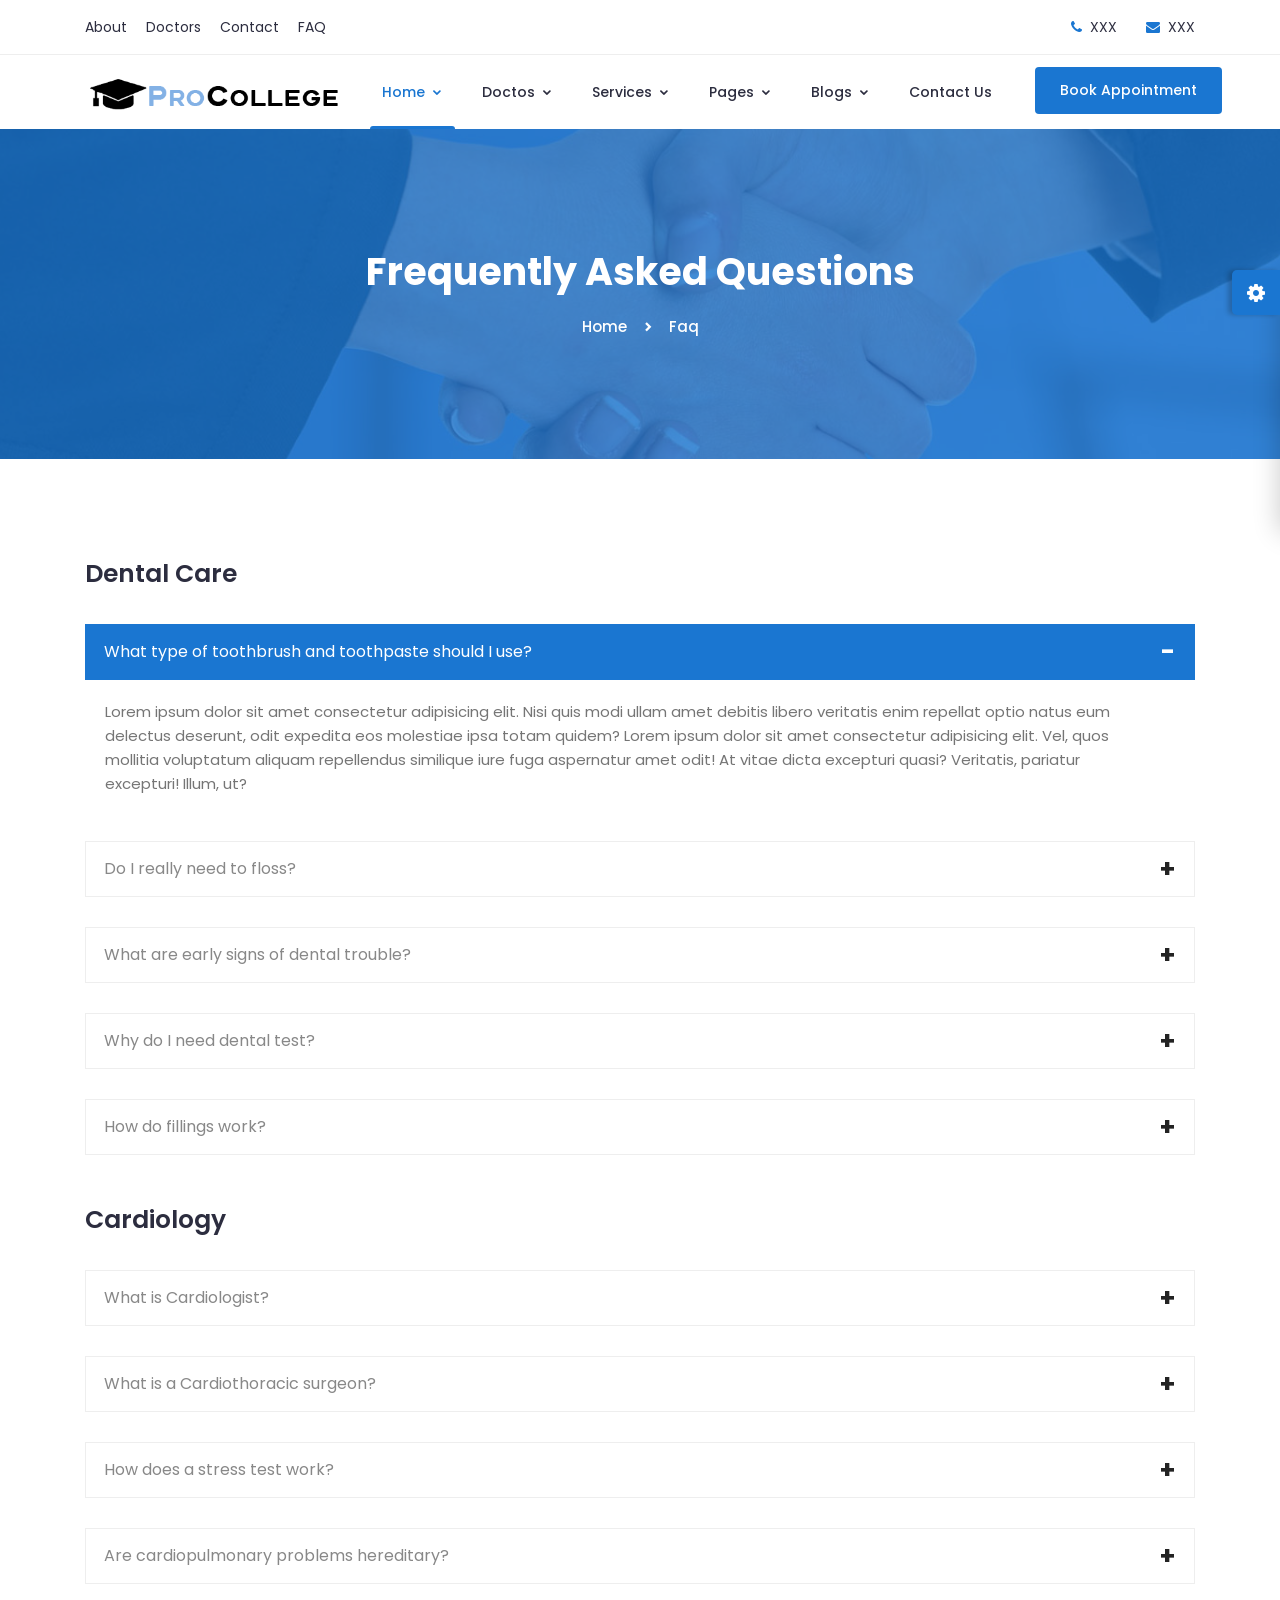
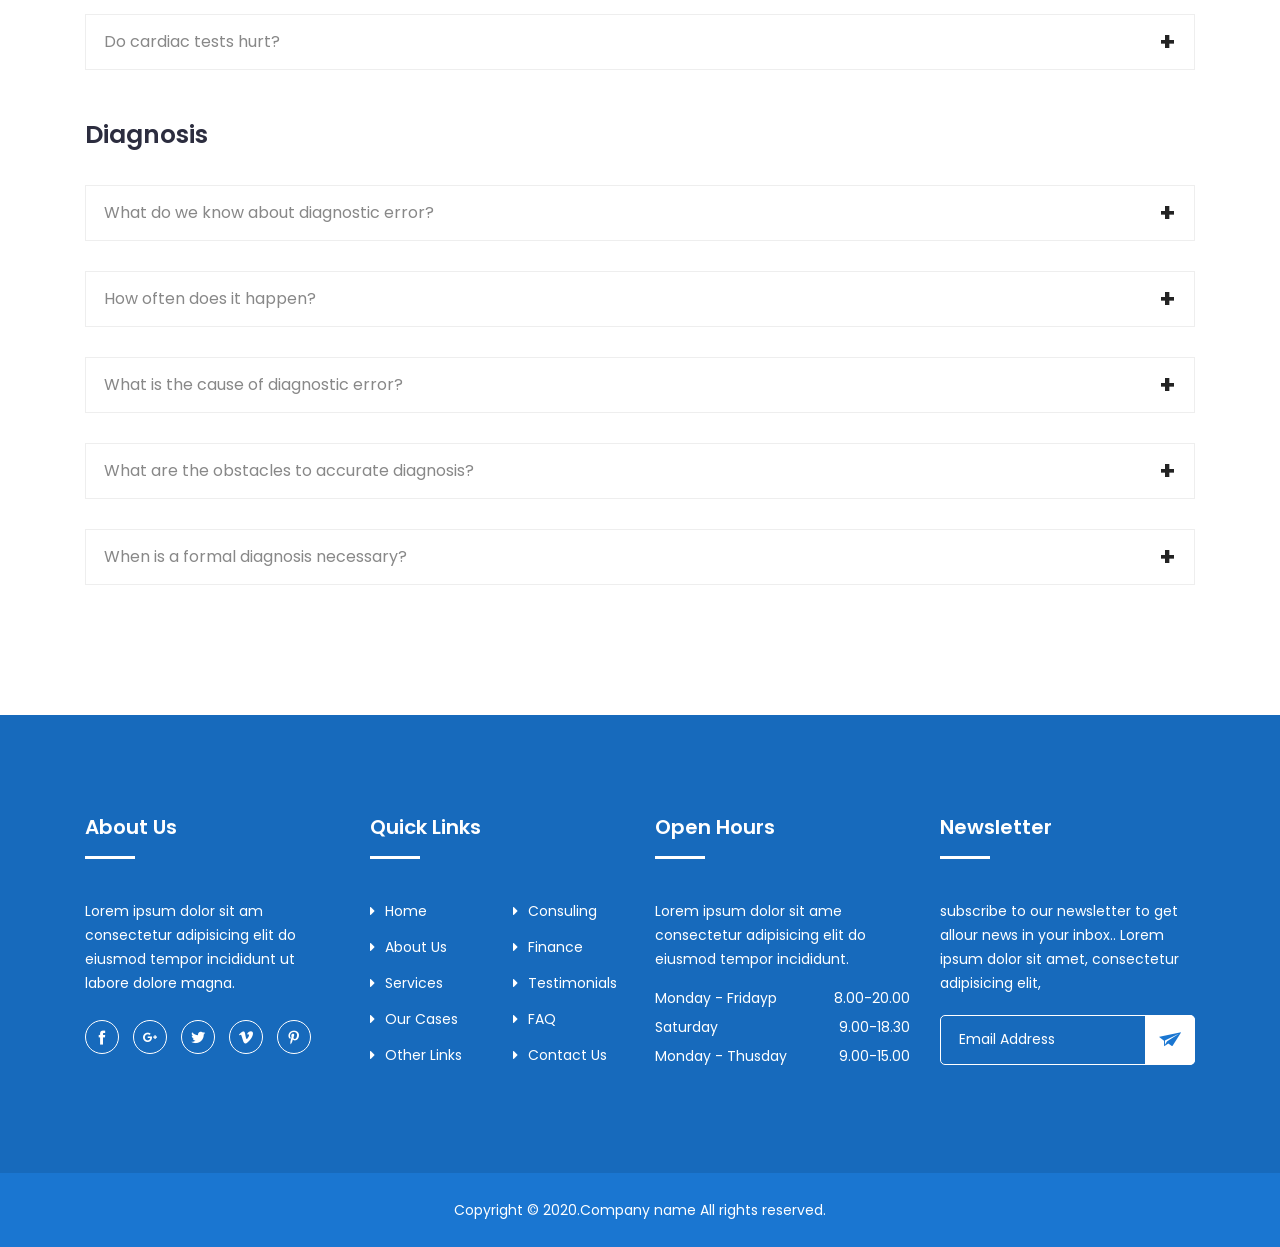
<file: faq.html>
<!doctype html>
<html class="no-js" lang="zxx">
    <head>
        <!-- Meta Tags -->
		<meta charset="utf-8">
		<meta http-equiv="X-UA-Compatible" content="IE=edge">
		<meta name="keywords" content="Site keywords here">
		<meta name="description" content="">
		<meta name='copyright' content=''>
		<meta name="viewport" content="width=device-width, initial-scale=1, shrink-to-fit=no">
		
		<!-- Title -->
        <title></title>
		
		<!-- Favicon -->
        <link rel="icon" href="img/favicon.png">
		
		<!-- Google Fonts -->
		<link href="https://fonts.googleapis.com/css?family=Poppins:200i,300,300i,400,400i,500,500i,600,600i,700,700i,800,800i,900,900i&display=swap" rel="stylesheet">

		<!-- Bootstrap CSS -->
		<link rel="stylesheet" href="css/bootstrap.min.css">
		<!-- Nice Select CSS -->
		<link rel="stylesheet" href="css/nice-select.css">
		<!-- Font Awesome CSS -->
        <link rel="stylesheet" href="css/font-awesome.min.css">
		<!-- icofont CSS -->
        <link rel="stylesheet" href="css/icofont.css">
		<!-- Slicknav -->
		<link rel="stylesheet" href="css/slicknav.min.css">
		<!-- Owl Carousel CSS -->
        <link rel="stylesheet" href="css/owl-carousel.css">
		<!-- Datepicker CSS -->
		<link rel="stylesheet" href="css/datepicker.css">
		<!-- Animate CSS -->
        <link rel="stylesheet" href="css/animate.min.css">
		<!-- Magnific Popup CSS -->
        <link rel="stylesheet" href="css/magnific-popup.css">
		
		<!-- Medipro CSS -->
        <link rel="stylesheet" href="css/normalize.css">
        <link rel="stylesheet" href="style.css">
        <link rel="stylesheet" href="css/responsive.css">
		
		<!-- Color CSS -->
		<link rel="stylesheet" href="css/color/color1.css">
		<!--<link rel="stylesheet" href="css/color/color2.css">-->
		<!--<link rel="stylesheet" href="css/color/color3.css">-->
		<!--<link rel="stylesheet" href="css/color/color4.css">-->
		<!--<link rel="stylesheet" href="css/color/color5.css">-->
		<!--<link rel="stylesheet" href="css/color/color6.css">-->
		<!--<link rel="stylesheet" href="css/color/color7.css">-->
		<!--<link rel="stylesheet" href="css/color/color8.css">-->
		<!--<link rel="stylesheet" href="css/color/color9.css">-->
		<!--<link rel="stylesheet" href="css/color/color10.css">-->
		<!--<link rel="stylesheet" href="css/color/color11.css">-->
		<!--<link rel="stylesheet" href="css/color/color12.css">-->

		<link rel="stylesheet" href="#" id="colors">
		
    </head>
    <body>
	
		<!-- Preloader -->
        <div class="preloader">
            <div class="loader">
                <div class="loader-outter"></div>
                <div class="loader-inner"></div>

                <div class="indicator"> 
                    <svg width="16px" height="12px">
                        <polyline id="back" points="1 6 4 6 6 11 10 1 12 6 15 6"></polyline>
                        <polyline id="front" points="1 6 4 6 6 11 10 1 12 6 15 6"></polyline>
                    </svg>
                </div>
            </div>
        </div>
        <!-- End Preloader -->
		
		<!-- Mediplus Color Plate -->
		<div class="color-plate">
			<a class="color-plate-icon"><i class="fa fa-cog fa-spin"></i></a>
			<h4>Mediplus</h4>
			<p>Here is some awesome color's available on Mediplus Template.</p>
			<span class="color1"></span>
			<span class="color2"></span>
			<span class="color3"></span>
			<span class="color4"></span>
			<span class="color5"></span>
			<span class="color6"></span>
			<span class="color7"></span>
			<span class="color8"></span>
			<span class="color9"></span>
			<span class="color10"></span>
			<span class="color11"></span>
			<span class="color12"></span>
		</div>
		<!-- /End Color Plate -->
	
		<!-- Header Area -->
		<header class="header" >
			<!-- Topbar -->
			<div class="topbar">
				<div class="container">
					<div class="row">
						<div class="col-lg-6 col-md-5 col-12">
							<!-- Contact -->
							<ul class="top-link">
								<li><a href="#">About</a></li>
								<li><a href="#">Doctors</a></li>
								<li><a href="#">Contact</a></li>
								<li><a href="#">FAQ</a></li>
							</ul>
							<!-- End Contact -->
						</div>
						<div class="col-lg-6 col-md-7 col-12">
							<!-- Top Contact -->
							<ul class="top-contact">
								<li><i class="fa fa-phone"></i>XXX</li>
								<li><i class="fa fa-envelope"></i><a href="mailto:XXX">XXX</a></li>
							</ul>
							<!-- End Top Contact -->
						</div>
					</div>
				</div>
			</div>
			<!-- End Topbar -->
			<!-- Header Inner -->
			<div class="header-inner">
				<div class="container">
					<div class="inner">
						<div class="row">
							<div class="col-lg-3 col-md-3 col-12">
								<!-- Start Logo -->
								<div class="logo">
									<a href="index.html"><img src="img/logo.png" alt="#"></a>
								</div>
								<!-- End Logo -->
								<!-- Mobile Nav -->
								<div class="mobile-nav"></div>
								<!-- End Mobile Nav -->
							</div>
							<div class="col-lg-7 col-md-9 col-12">
								<!-- Main Menu -->
								<div class="main-menu">
									<nav class="navigation">
										<ul class="nav menu">
											<li class="active"><a href="#">Home <i class="icofont-rounded-down"></i></a>
												<ul class="dropdown">
													<li><a href="index.html">Default Homepage</a></li>
													<li><a href="index2.html">Animation Homepage</a></li>
												</ul>
											</li>
											<li><a href="#">Doctos <i class="icofont-rounded-down"></i></a>
												<ul class="dropdown">
													<li><a href="doctors.html">Doctor</a></li>
													<li><a href="doctor-details.html">Doctor Details</a></li>
												</ul>
											</li>
											<li><a href="#">Services <i class="icofont-rounded-down"></i></a>
												<ul class="dropdown">
													<li><a href="service.html">Service</a></li>
													<li><a href="service-details.html">Service Details</a></li>
												</ul>
											</li>
											<li><a href="#">Pages <i class="icofont-rounded-down"></i></a>
												<ul class="dropdown">
													<li><a href="about.html">About Us</a></li>
													<li><a href="appointment.html">Appointment</a></li>
													<li><a href="time-table.html">Time Table</a></li>
													<li><a href="testimonials.html">Testimonials</a></li>
													<li><a href="pricing.html">Our Pricing</a></li>
													<li><a href="register.html">Sign Up</a></li>
													<li><a href="login.html">Login</a></li>
													<li><a href="faq.html">Faq</a></li>
													<li><a href="mail-success.html">Mail Success</a></li>
													<li><a href="404.html">404 Error</a></li>
												</ul>
											</li>
											<li><a href="#">Blogs <i class="icofont-rounded-down"></i></a>
												<ul class="dropdown">
													<li><a href="blog-grid.html">Blog Grid</a></li>
													<li><a href="blog-single.html">Blog Details</a></li>
												</ul>
											</li>
											<li><a href="contact.html">Contact Us</a></li>
										</ul>
									</nav>
								</div>
								<!--/ End Main Menu -->
							</div>
							<div class="col-lg-2 col-12">
								<div class="get-quote">
									<a href="appointment.html" class="btn">Book Appointment</a>
								</div>
							</div>
						</div>
					</div>
				</div>
			</div>
			<!--/ End Header Inner -->
		</header>
		<!-- End Header Area -->
		
		<!-- Breadcrumbs -->
		<div class="breadcrumbs overlay">
			<div class="container">
				<div class="bread-inner">
					<div class="row">
						<div class="col-12">
							<h2>Frequently Asked Questions</h2>
							<ul class="bread-list">
								<li><a href="index.html">Home</a></li>
								<li><i class="icofont-simple-right"></i></li>
								<li class="active">Faq</li>
							</ul>
						</div>
					</div>
				</div>
			</div>
		</div>
		<!-- End Breadcrumbs -->
		
		 <!-- Start Faq -->
        <section class="faq-area section">
            <div class="container">
                <div class="row faq-wrap">
                    <div class="col-lg-12">
                        <div class="faq-head">
                            <h2>Dental Care</h2>
                        </div>
                        <div class="faq-item">
                            <ul class="accordion">
                                <li class="wow fadeInUp" data-wow-delay=".3s">
                                    <a>What type of toothbrush and toothpaste should I use?</a>
                                    <p>Lorem ipsum dolor sit amet consectetur adipisicing elit. Nisi quis modi ullam amet debitis libero veritatis enim repellat optio natus eum delectus deserunt, odit expedita eos molestiae ipsa totam quidem? Lorem ipsum dolor sit amet consectetur adipisicing elit. Vel, quos mollitia voluptatum aliquam repellendus similique iure fuga aspernatur amet odit! At vitae dicta excepturi quasi? Veritatis, pariatur excepturi! Illum, ut?</p>
                                </li>
                                <li class="wow fadeInUp" data-wow-delay=".4s">
                                    <a>Do I really need to floss?</a>
                                    <p>Lorem ipsum dolor sit amet consectetur adipisicing elit. Nisi quis modi ullam amet debitis libero veritatis enim repellat optio natus eum delectus deserunt, odit expedita eos molestiae ipsa totam quidem? Lorem ipsum dolor sit amet consectetur adipisicing elit. Vel, quos mollitia voluptatum aliquam repellendus similique iure fuga aspernatur amet odit! At vitae dicta excepturi quasi? Veritatis, pariatur excepturi! Illum, ut?</p>
                                </li>
                                <li class="wow fadeInUp" data-wow-delay=".5s">
                                    <a>What are early signs of dental trouble?</a>
                                    <p>Lorem ipsum dolor sit amet consectetur adipisicing elit. Nisi quis modi ullam amet debitis libero veritatis enim repellat optio natus eum delectus deserunt, odit expedita eos molestiae ipsa totam quidem? Lorem ipsum dolor sit amet consectetur adipisicing elit. Vel, quos mollitia voluptatum aliquam repellendus similique iure fuga aspernatur amet odit! At vitae dicta excepturi quasi? Veritatis, pariatur excepturi! Illum, ut?</p>
                                </li>
                                <li class="wow fadeInUp" data-wow-delay=".6s">
                                    <a>Why do I need dental test?</a>
                                    <p>Lorem ipsum dolor sit amet consectetur adipisicing elit. Nisi quis modi ullam amet debitis libero veritatis enim repellat optio natus eum delectus deserunt, odit expedita eos molestiae ipsa totam quidem? Lorem ipsum dolor sit amet consectetur adipisicing elit. Vel, quos mollitia voluptatum aliquam repellendus similique iure fuga aspernatur amet odit! At vitae dicta excepturi quasi? Veritatis, pariatur excepturi! Illum, ut?</p>
                                </li>
                                <li class="wow fadeInUp" data-wow-delay=".7s">
                                    <a>How do fillings work?</a>
                                    <p>Lorem ipsum dolor sit amet consectetur adipisicing elit. Nisi quis modi ullam amet debitis libero veritatis enim repellat optio natus eum delectus deserunt, odit expedita eos molestiae ipsa totam quidem? Lorem ipsum dolor sit amet consectetur adipisicing elit. Vel, quos mollitia voluptatum aliquam repellendus similique iure fuga aspernatur amet odit! At vitae dicta excepturi quasi? Veritatis, pariatur excepturi! Illum, ut?</p>
                                </li>
                            </ul>
                        </div>
                    </div>
                </div>
                <div class="row faq-wrap">
                    <div class="col-lg-12">
                        <div class="faq-head">
                            <h2>Cardiology</h2>
                        </div>
                        <div class="faq-item">
                            <ul class="accordion">
                                <li class="wow fadeInUp" data-wow-delay=".3s">
                                    <a>What is Cardiologist?</a>
                                    <p>Lorem ipsum dolor sit amet consectetur, adipisicing elit. Provident porro laboriosam magni labore quaerat, aspernatur iusto error ducimus adipisci, et corporis recusandae illum tenetur hic? Earum excepturi porro fuga ipsum? Lorem ipsum dolor sit amet consectetur adipisicing elit. Ut fugiat, expedita vero et quia saepe debitis exercitationem labore consequatur fuga ab, laudantium sed maiores velit reiciendis. Ullam illo laborum sequi.</p>
                                </li>
                                <li class="wow fadeInUp" data-wow-delay=".4s">
                                    <a>What is a Cardiothoracic surgeon?</a>
                                    <p>Lorem ipsum dolor sit amet consectetur, adipisicing elit. Provident porro laboriosam magni labore quaerat, aspernatur iusto error ducimus adipisci, et corporis recusandae illum tenetur hic? Earum excepturi porro fuga ipsum? Lorem ipsum dolor sit amet consectetur, adipisicing elit. Sint natus ipsa accusantium saepe dolorem a mollitia tempora consequatur totam modi pariatur nulla, aspernatur dolore consequuntur temporibus unde minima repellendus laboriosam.</p>
                                </li>
                                <li class="wow fadeInUp" data-wow-delay=".5s">
                                    <a>How does a stress test work?</a>
                                    <p>Lorem ipsum dolor sit amet consectetur, adipisicing elit. Provident porro laboriosam magni labore quaerat, aspernatur iusto error ducimus adipisci, et corporis recusandae illum tenetur hic? Earum excepturi porro fuga ipsum? Lorem ipsum dolor sit amet consectetur, adipisicing elit. Sint natus ipsa accusantium saepe dolorem a mollitia tempora consequatur totam modi pariatur nulla, aspernatur dolore consequuntur temporibus unde minima repellendus laboriosam.</p>
                                </li>
                                <li class="wow fadeInUp" data-wow-delay=".6s">
                                    <a>Are cardiopulmonary problems hereditary?</a>
                                    <p>Lorem ipsum dolor sit amet consectetur, adipisicing elit. Provident porro laboriosam magni labore quaerat, aspernatur iusto error ducimus adipisci, et corporis recusandae illum tenetur hic? Earum excepturi porro fuga ipsum? Lorem ipsum dolor sit amet consectetur, adipisicing elit. Sint natus ipsa accusantium saepe dolorem a mollitia tempora consequatur totam modi pariatur nulla, aspernatur dolore consequuntur temporibus unde minima repellendus laboriosam.</p>
                                </li>
                                <li class="wow fadeInUp" data-wow-delay=".7s">
                                    <a>Do cardiac tests hurt?</a>
                                    <p>Lorem ipsum dolor sit amet consectetur, adipisicing elit. Provident porro laboriosam magni labore quaerat, aspernatur iusto error ducimus adipisci, et corporis recusandae illum tenetur hic? Earum excepturi porro fuga ipsum? Lorem ipsum dolor sit amet consectetur, adipisicing elit. Sint natus ipsa accusantium saepe dolorem a mollitia tempora consequatur totam modi pariatur nulla, aspernatur dolore consequuntur temporibus unde minima repellendus laboriosam.</p>
                                </li>
                            </ul>
                        </div>
                    </div>
                </div>
                <div class="row faq-wrap">
                    <div class="col-lg-12">
                        <div class="faq-head">
                            <h2>Diagnosis</h2>
                        </div>
                        <div class="faq-item">
                            <ul class="accordion">
                                <li class="wow fadeInUp" data-wow-delay=".3s">
                                    <a>What do we know about diagnostic error?</a>
                                    <p>Lorem ipsum dolor sit amet consectetur adipisicing elit. Nisi quis modi ullam amet debitis libero veritatis enim repellat optio natus eum delectus deserunt, odit expedita eos molestiae ipsa totam quidem? Lorem ipsum dolor sit amet consectetur adipisicing elit. Vel, quos mollitia voluptatum aliquam repellendus similique iure fuga aspernatur amet odit! At vitae dicta excepturi quasi? Veritatis, pariatur excepturi! Illum, ut?3</p>
                                </li>
                                <li class="wow fadeInUp" data-wow-delay=".4s">
                                    <a>How often does it happen?</a>
                                    <p>Lorem ipsum dolor sit amet consectetur adipisicing elit. Nisi quis modi ullam amet debitis libero veritatis enim repellat optio natus eum delectus deserunt, odit expedita eos molestiae ipsa totam quidem? Lorem ipsum dolor sit amet consectetur adipisicing elit. Vel, quos mollitia voluptatum aliquam repellendus similique iure fuga aspernatur amet odit! At vitae dicta excepturi quasi? Veritatis, pariatur excepturi! Illum, ut?3</p>
                                </li>
                                <li class="wow fadeInUp" data-wow-delay=".5s">
                                    <a>What is the cause of diagnostic error?</a>
                                    <p>Lorem ipsum dolor sit amet consectetur adipisicing elit. Nisi quis modi ullam amet debitis libero veritatis enim repellat optio natus eum delectus deserunt, odit expedita eos molestiae ipsa totam quidem? Lorem ipsum dolor sit amet consectetur adipisicing elit. Vel, quos mollitia voluptatum aliquam repellendus similique iure fuga aspernatur amet odit! At vitae dicta excepturi quasi? Veritatis, pariatur excepturi! Illum, ut?3</p>
                                </li>
                                <li class="wow fadeInUp" data-wow-delay=".6s">
                                    <a>What are the obstacles to accurate diagnosis?</a>
                                    <p>Lorem ipsum dolor sit amet consectetur adipisicing elit. Nisi quis modi ullam amet debitis libero veritatis enim repellat optio natus eum delectus deserunt, odit expedita eos molestiae ipsa totam quidem? Lorem ipsum dolor sit amet consectetur adipisicing elit. Vel, quos mollitia voluptatum aliquam repellendus similique iure fuga aspernatur amet odit! At vitae dicta excepturi quasi? Veritatis, pariatur excepturi! Illum, ut?3</p>
                                </li>
                                <li class="wow fadeInUp" data-wow-delay=".7s">
                                    <a>When is a formal diagnosis necessary?</a>
                                    <p>Lorem ipsum dolor sit amet consectetur adipisicing elit. Nisi quis modi ullam amet debitis libero veritatis enim repellat optio natus eum delectus deserunt, odit expedita eos molestiae ipsa totam quidem? Lorem ipsum dolor sit amet consectetur adipisicing elit. Vel, quos mollitia voluptatum aliquam repellendus similique iure fuga aspernatur amet odit! At vitae dicta excepturi quasi? Veritatis, pariatur excepturi! Illum, ut?3</p>
                                </li>
                            </ul>
                        </div>
                    </div>
                </div>
            </div>
        </section>
        <!-- End Faq -->
		
		<!-- Footer Area -->
		<footer id="footer" class="footer ">
			<!-- Footer Top -->
			<div class="footer-top">
				<div class="container">
					<div class="row">
						<div class="col-lg-3 col-md-6 col-12">
							<div class="single-footer">
								<h2>About Us</h2>
								<p>Lorem ipsum dolor sit am consectetur adipisicing elit do eiusmod tempor incididunt ut labore dolore magna.</p>
								<!-- Social -->
								<ul class="social">
									<li><a href="#"><i class="icofont-facebook"></i></a></li>
									<li><a href="#"><i class="icofont-google-plus"></i></a></li>
									<li><a href="#"><i class="icofont-twitter"></i></a></li>
									<li><a href="#"><i class="icofont-vimeo"></i></a></li>
									<li><a href="#"><i class="icofont-pinterest"></i></a></li>
								</ul>
								<!-- End Social -->
							</div>
						</div>
						<div class="col-lg-3 col-md-6 col-12">
							<div class="single-footer f-link">
								<h2>Quick Links</h2>
								<div class="row">
									<div class="col-lg-6 col-md-6 col-12">
										<ul>
											<li><a href="#"><i class="fa fa-caret-right" aria-hidden="true"></i>Home</a></li>
											<li><a href="#"><i class="fa fa-caret-right" aria-hidden="true"></i>About Us</a></li>
											<li><a href="#"><i class="fa fa-caret-right" aria-hidden="true"></i>Services</a></li>
											<li><a href="#"><i class="fa fa-caret-right" aria-hidden="true"></i>Our Cases</a></li>
											<li><a href="#"><i class="fa fa-caret-right" aria-hidden="true"></i>Other Links</a></li>	
										</ul>
									</div>
									<div class="col-lg-6 col-md-6 col-12">
										<ul>
											<li><a href="#"><i class="fa fa-caret-right" aria-hidden="true"></i>Consuling</a></li>
											<li><a href="#"><i class="fa fa-caret-right" aria-hidden="true"></i>Finance</a></li>
											<li><a href="#"><i class="fa fa-caret-right" aria-hidden="true"></i>Testimonials</a></li>
											<li><a href="#"><i class="fa fa-caret-right" aria-hidden="true"></i>FAQ</a></li>
											<li><a href="#"><i class="fa fa-caret-right" aria-hidden="true"></i>Contact Us</a></li>	
										</ul>
									</div>
								</div>
							</div>
						</div>
						<div class="col-lg-3 col-md-6 col-12">
							<div class="single-footer">
								<h2>Open Hours</h2>
								<p>Lorem ipsum dolor sit ame consectetur adipisicing elit do eiusmod tempor incididunt.</p>
								<ul class="time-sidual">
									<li class="day">Monday - Fridayp <span>8.00-20.00</span></li>
									<li class="day">Saturday <span>9.00-18.30</span></li>
									<li class="day">Monday - Thusday <span>9.00-15.00</span></li>
								</ul>
							</div>
						</div>
						<div class="col-lg-3 col-md-6 col-12">
							<div class="single-footer">
								<h2>Newsletter</h2>
								<p>subscribe to our newsletter to get allour news in your inbox.. Lorem ipsum dolor sit amet, consectetur adipisicing elit,</p>
								<form action="mail/mail.php" method="get" target="_blank" class="newsletter-inner">
									<input name="email" placeholder="Email Address" class="common-input" onfocus="this.placeholder = ''"
										onblur="this.placeholder = 'Your email address'" required="" type="email">
									<button class="button"><i class="icofont icofont-paper-plane"></i></button>
								</form>
							</div>
						</div>
					</div>
				</div>
			</div>
			<!--/ End Footer Top -->
			<!-- Copyright -->
			<div class="copyright">
				<div class="container">
					<div class="row">
						<div class="col-lg-12 col-md-12 col-12">
							<div class="copyright-content">
								<p>Copyright &copy; 2020.Company name All rights reserved.</p>
							</div>
						</div>
					</div>
				</div>
			</div>
			<!--/ End Copyright -->
		</footer>
		<!--/ End Footer Area -->
		
		<!-- jquery Min JS -->
        <script src="js/jquery.min.js"></script>
		<!-- jquery Migrate JS -->
		<script src="js/jquery-migrate-3.0.0.js"></script>
		<!-- jquery Ui JS -->
		<script src="js/jquery-ui.min.js"></script>
		<!-- Easing JS -->
        <script src="js/easing.js"></script>
		<!-- Color JS -->
		<script src="js/colors.js"></script>
		<!-- Popper JS -->
		<script src="js/popper.min.js"></script>
		<!-- Bootstrap Datepicker JS -->
		<script src="js/bootstrap-datepicker.js"></script>
		<!-- Jquery Nav JS -->
        <script src="js/jquery.nav.js"></script>
		<!-- Slicknav JS -->
		<script src="js/slicknav.min.js"></script>
		<!-- ScrollUp JS -->
        <script src="js/jquery.scrollUp.min.js"></script>
		<!-- Niceselect JS -->
		<script src="js/niceselect.js"></script>
		<!-- Tilt Jquery JS -->
		<script src="js/tilt.jquery.min.js"></script>
		<!-- Owl Carousel JS -->
        <script src="js/owl-carousel.js"></script>
		<!-- counterup JS -->
		<script src="js/jquery.counterup.min.js"></script>
		<!-- Steller JS -->
		<script src="js/steller.js"></script>
		<!-- Wow JS -->
		<script src="js/wow.min.js"></script>
		<!-- Magnific Popup JS -->
		<script src="js/jquery.magnific-popup.min.js"></script>
		<!-- Counter Up CDN JS -->
		<script src="js/waypoints.min.js"></script>
		<!-- Bootstrap JS -->
		<script src="js/bootstrap.min.js"></script>
		<!-- Main JS -->
		<script src="js/main.js"></script>
    </body>
</html>
</file>
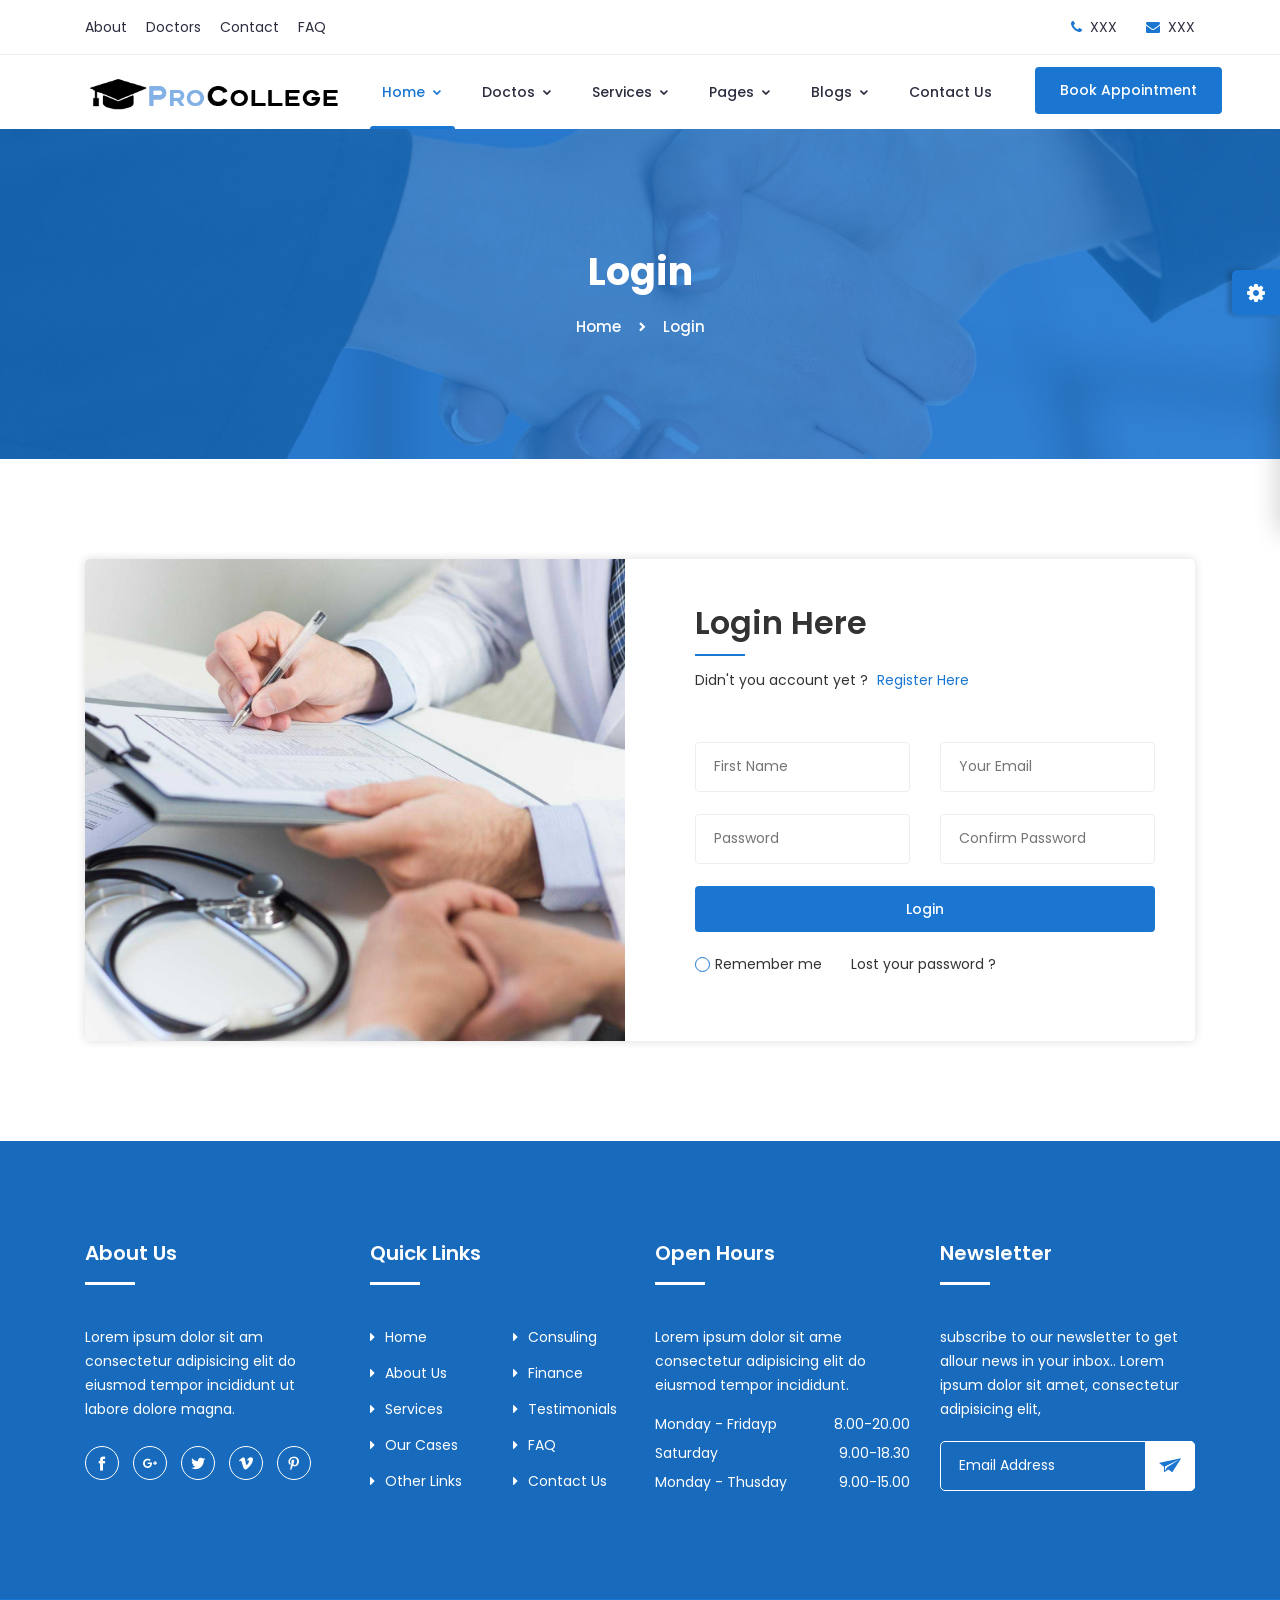
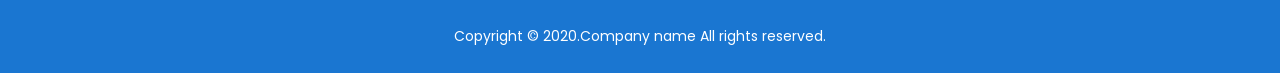
<file: login.html>
<!doctype html>
<html class="no-js" lang="zxx">
    <head>
        <!-- Meta Tags -->
		<meta charset="utf-8">
		<meta http-equiv="X-UA-Compatible" content="IE=edge">
		<meta name="keywords" content="Site keywords here">
		<meta name="description" content="">
		<meta name='copyright' content=''>
		<meta name="viewport" content="width=device-width, initial-scale=1, shrink-to-fit=no">
		
		<!-- Title -->
        <title></title>
		
		<!-- Favicon -->
        <link rel="icon" href="img/favicon.png">
		
		<!-- Google Fonts -->
		<link href="https://fonts.googleapis.com/css?family=Poppins:200i,300,300i,400,400i,500,500i,600,600i,700,700i,800,800i,900,900i&display=swap" rel="stylesheet">

		<!-- Bootstrap CSS -->
		<link rel="stylesheet" href="css/bootstrap.min.css">
		<!-- Nice Select CSS -->
		<link rel="stylesheet" href="css/nice-select.css">
		<!-- Font Awesome CSS -->
        <link rel="stylesheet" href="css/font-awesome.min.css">
		<!-- icofont CSS -->
        <link rel="stylesheet" href="css/icofont.css">
		<!-- Slicknav -->
		<link rel="stylesheet" href="css/slicknav.min.css">
		<!-- Owl Carousel CSS -->
        <link rel="stylesheet" href="css/owl-carousel.css">
		<!-- Datepicker CSS -->
		<link rel="stylesheet" href="css/datepicker.css">
		<!-- Animate CSS -->
        <link rel="stylesheet" href="css/animate.min.css">
		<!-- Magnific Popup CSS -->
        <link rel="stylesheet" href="css/magnific-popup.css">
		
		<!-- Medipro CSS -->
        <link rel="stylesheet" href="css/normalize.css">
        <link rel="stylesheet" href="style.css">
        <link rel="stylesheet" href="css/responsive.css">
		
		<!-- Color CSS -->
		<link rel="stylesheet" href="css/color/color1.css">
		<!--<link rel="stylesheet" href="css/color/color2.css">-->
		<!--<link rel="stylesheet" href="css/color/color3.css">-->
		<!--<link rel="stylesheet" href="css/color/color4.css">-->
		<!--<link rel="stylesheet" href="css/color/color5.css">-->
		<!--<link rel="stylesheet" href="css/color/color6.css">-->
		<!--<link rel="stylesheet" href="css/color/color7.css">-->
		<!--<link rel="stylesheet" href="css/color/color8.css">-->
		<!--<link rel="stylesheet" href="css/color/color9.css">-->
		<!--<link rel="stylesheet" href="css/color/color10.css">-->
		<!--<link rel="stylesheet" href="css/color/color11.css">-->
		<!--<link rel="stylesheet" href="css/color/color12.css">-->

		<link rel="stylesheet" href="#" id="colors">
		
    </head>
    <body>
	
		<!-- Preloader -->
        <div class="preloader">
            <div class="loader">
                <div class="loader-outter"></div>
                <div class="loader-inner"></div>

                <div class="indicator"> 
                    <svg width="16px" height="12px">
                        <polyline id="back" points="1 6 4 6 6 11 10 1 12 6 15 6"></polyline>
                        <polyline id="front" points="1 6 4 6 6 11 10 1 12 6 15 6"></polyline>
                    </svg>
                </div>
            </div>
        </div>
        <!-- End Preloader -->
		
		<!-- Mediplus Color Plate -->
		<div class="color-plate">
			<a class="color-plate-icon"><i class="fa fa-cog fa-spin"></i></a>
			<h4>Mediplus</h4>
			<p>Here is some awesome color's available on Mediplus Template.</p>
			<span class="color1"></span>
			<span class="color2"></span>
			<span class="color3"></span>
			<span class="color4"></span>
			<span class="color5"></span>
			<span class="color6"></span>
			<span class="color7"></span>
			<span class="color8"></span>
			<span class="color9"></span>
			<span class="color10"></span>
			<span class="color11"></span>
			<span class="color12"></span>
		</div>
		<!-- /End Color Plate -->
	
		<!-- Header Area -->
		<header class="header" >
			<!-- Topbar -->
			<div class="topbar">
				<div class="container">
					<div class="row">
						<div class="col-lg-6 col-md-5 col-12">
							<!-- Contact -->
							<ul class="top-link">
								<li><a href="#">About</a></li>
								<li><a href="#">Doctors</a></li>
								<li><a href="#">Contact</a></li>
								<li><a href="#">FAQ</a></li>
							</ul>
							<!-- End Contact -->
						</div>
						<div class="col-lg-6 col-md-7 col-12">
							<!-- Top Contact -->
							<ul class="top-contact">
								<li><i class="fa fa-phone"></i>XXX</li>
								<li><i class="fa fa-envelope"></i><a href="mailto:XXX">XXX</a></li>
							</ul>
							<!-- End Top Contact -->
						</div>
					</div>
				</div>
			</div>
			<!-- End Topbar -->
			<!-- Header Inner -->
			<div class="header-inner">
				<div class="container">
					<div class="inner">
						<div class="row">
							<div class="col-lg-3 col-md-3 col-12">
								<!-- Start Logo -->
								<div class="logo">
									<a href="index.html"><img src="img/logo.png" alt="#"></a>
								</div>
								<!-- End Logo -->
								<!-- Mobile Nav -->
								<div class="mobile-nav"></div>
								<!-- End Mobile Nav -->
							</div>
							<div class="col-lg-7 col-md-9 col-12">
								<!-- Main Menu -->
								<div class="main-menu">
									<nav class="navigation">
										<ul class="nav menu">
											<li class="active"><a href="#">Home <i class="icofont-rounded-down"></i></a>
												<ul class="dropdown">
													<li><a href="index.html">Default Homepage</a></li>
													<li><a href="index2.html">Animation Homepage</a></li>
												</ul>
											</li>
											<li><a href="#">Doctos <i class="icofont-rounded-down"></i></a>
												<ul class="dropdown">
													<li><a href="doctors.html">Doctor</a></li>
													<li><a href="doctor-details.html">Doctor Details</a></li>
												</ul>
											</li>
											<li><a href="#">Services <i class="icofont-rounded-down"></i></a>
												<ul class="dropdown">
													<li><a href="service.html">Service</a></li>
													<li><a href="service-details.html">Service Details</a></li>
												</ul>
											</li>
											<li><a href="#">Pages <i class="icofont-rounded-down"></i></a>
												<ul class="dropdown">
													<li><a href="about.html">About Us</a></li>
													<li><a href="appointment.html">Appointment</a></li>
													<li><a href="time-table.html">Time Table</a></li>
													<li><a href="testimonials.html">Testimonials</a></li>
													<li><a href="pricing.html">Our Pricing</a></li>
													<li><a href="register.html">Sign Up</a></li>
													<li><a href="login.html">Login</a></li>
													<li><a href="faq.html">Faq</a></li>
													<li><a href="mail-success.html">Mail Success</a></li>
													<li><a href="404.html">404 Error</a></li>
												</ul>
											</li>
											<li><a href="#">Blogs <i class="icofont-rounded-down"></i></a>
												<ul class="dropdown">
													<li><a href="blog-grid.html">Blog Grid</a></li>
													<li><a href="blog-single.html">Blog Details</a></li>
												</ul>
											</li>
											<li><a href="contact.html">Contact Us</a></li>
										</ul>
									</nav>
								</div>
								<!--/ End Main Menu -->
							</div>
							<div class="col-lg-2 col-12">
								<div class="get-quote">
									<a href="appointment.html" class="btn">Book Appointment</a>
								</div>
							</div>
						</div>
					</div>
				</div>
			</div>
			<!--/ End Header Inner -->
		</header>
		<!-- End Header Area -->
	
		<!-- Breadcrumbs -->
		<div class="breadcrumbs overlay">
			<div class="container">
				<div class="bread-inner">
					<div class="row">
						<div class="col-12">
							<h2>Login</h2>
							<ul class="bread-list">
								<li><a href="index.html">Home</a></li>
								<li><i class="icofont-simple-right"></i></li>
								<li class="active">Login</li>
							</ul>
						</div>
					</div>
				</div>
			</div>
		</div>
		<!-- End Breadcrumbs -->
				
		<!-- Shop Login -->
		<section class="login section">
			<div class="container">
				<div class="inner">
					<div class="row"> 
						<div class="col-lg-6">
							<div class="login-left">
							
							</div>
						</div>
						<div class="col-lg-6">
							<div class="login-form">
								<h2>Login Here</h2>
								<p>Didn't you account yet ? <a href="register.html">Register Here</a></p>
								<!-- Form -->
								<form class="form" method="post" action="#">
									<div class="row">
										<div class="col-lg-6">
											<div class="form-group">
												<input type="text" name="name" placeholder="First Name">
											</div>
										</div>
										<div class="col-lg-6">
											<div class="form-group">
												<input type="email" name="email" placeholder="Your Email">
											</div>
										</div>
										<div class="col-lg-6">
											<div class="form-group">
												<input type="password" name="password" placeholder="Password">
											</div>
										</div>
										<div class="col-lg-6">
											<div class="form-group">
												<input type="password" name="password" placeholder="Confirm Password">
											</div>
										</div>
										<div class="col-12">
											<div class="form-group login-btn">
												<button class="btn" type="submit">Login</button>
											</div>
											<div class="checkbox">
												<label class="checkbox-inline" for="2"><input name="news" id="2" type="checkbox">Remember me</label>
											</div>
											<a href="#" class="lost-pass">Lost your password ?</a>
										</div>
									</div>
								</form>
								<!--/ End Form -->
							</div>
						</div>
					</div>
				</div>
			</div>
		</section>
		<!--/ End Login -->
		
		<!-- Footer Area -->
		<footer id="footer" class="footer ">
			<!-- Footer Top -->
			<div class="footer-top">
				<div class="container">
					<div class="row">
						<div class="col-lg-3 col-md-6 col-12">
							<div class="single-footer">
								<h2>About Us</h2>
								<p>Lorem ipsum dolor sit am consectetur adipisicing elit do eiusmod tempor incididunt ut labore dolore magna.</p>
								<!-- Social -->
								<ul class="social">
									<li><a href="#"><i class="icofont-facebook"></i></a></li>
									<li><a href="#"><i class="icofont-google-plus"></i></a></li>
									<li><a href="#"><i class="icofont-twitter"></i></a></li>
									<li><a href="#"><i class="icofont-vimeo"></i></a></li>
									<li><a href="#"><i class="icofont-pinterest"></i></a></li>
								</ul>
								<!-- End Social -->
							</div>
						</div>
						<div class="col-lg-3 col-md-6 col-12">
							<div class="single-footer f-link">
								<h2>Quick Links</h2>
								<div class="row">
									<div class="col-lg-6 col-md-6 col-12">
										<ul>
											<li><a href="#"><i class="fa fa-caret-right" aria-hidden="true"></i>Home</a></li>
											<li><a href="#"><i class="fa fa-caret-right" aria-hidden="true"></i>About Us</a></li>
											<li><a href="#"><i class="fa fa-caret-right" aria-hidden="true"></i>Services</a></li>
											<li><a href="#"><i class="fa fa-caret-right" aria-hidden="true"></i>Our Cases</a></li>
											<li><a href="#"><i class="fa fa-caret-right" aria-hidden="true"></i>Other Links</a></li>	
										</ul>
									</div>
									<div class="col-lg-6 col-md-6 col-12">
										<ul>
											<li><a href="#"><i class="fa fa-caret-right" aria-hidden="true"></i>Consuling</a></li>
											<li><a href="#"><i class="fa fa-caret-right" aria-hidden="true"></i>Finance</a></li>
											<li><a href="#"><i class="fa fa-caret-right" aria-hidden="true"></i>Testimonials</a></li>
											<li><a href="#"><i class="fa fa-caret-right" aria-hidden="true"></i>FAQ</a></li>
											<li><a href="#"><i class="fa fa-caret-right" aria-hidden="true"></i>Contact Us</a></li>	
										</ul>
									</div>
								</div>
							</div>
						</div>
						<div class="col-lg-3 col-md-6 col-12">
							<div class="single-footer">
								<h2>Open Hours</h2>
								<p>Lorem ipsum dolor sit ame consectetur adipisicing elit do eiusmod tempor incididunt.</p>
								<ul class="time-sidual">
									<li class="day">Monday - Fridayp <span>8.00-20.00</span></li>
									<li class="day">Saturday <span>9.00-18.30</span></li>
									<li class="day">Monday - Thusday <span>9.00-15.00</span></li>
								</ul>
							</div>
						</div>
						<div class="col-lg-3 col-md-6 col-12">
							<div class="single-footer">
								<h2>Newsletter</h2>
								<p>subscribe to our newsletter to get allour news in your inbox.. Lorem ipsum dolor sit amet, consectetur adipisicing elit,</p>
								<form action="mail/mail.php" method="get" target="_blank" class="newsletter-inner">
									<input name="email" placeholder="Email Address" class="common-input" onfocus="this.placeholder = ''"
										onblur="this.placeholder = 'Your email address'" required="" type="email">
									<button class="button"><i class="icofont icofont-paper-plane"></i></button>
								</form>
							</div>
						</div>
					</div>
				</div>
			</div>
			<!--/ End Footer Top -->
			<!-- Copyright -->
			<div class="copyright">
				<div class="container">
					<div class="row">
						<div class="col-lg-12 col-md-12 col-12">
							<div class="copyright-content">
								<p>Copyright &copy; 2020.Company name All rights reserved.</p>
							</div>
						</div>
					</div>
				</div>
			</div>
			<!--/ End Copyright -->
		</footer>
		<!--/ End Footer Area -->
		
		<!-- jquery Min JS -->
        <script src="js/jquery.min.js"></script>
		<!-- jquery Migrate JS -->
		<script src="js/jquery-migrate-3.0.0.js"></script>
		<!-- jquery Ui JS -->
		<script src="js/jquery-ui.min.js"></script>
		<!-- Easing JS -->
        <script src="js/easing.js"></script>
		<!-- Color JS -->
		<script src="js/colors.js"></script>
		<!-- Popper JS -->
		<script src="js/popper.min.js"></script>
		<!-- Bootstrap Datepicker JS -->
		<script src="js/bootstrap-datepicker.js"></script>
		<!-- Jquery Nav JS -->
        <script src="js/jquery.nav.js"></script>
		<!-- Slicknav JS -->
		<script src="js/slicknav.min.js"></script>
		<!-- ScrollUp JS -->
        <script src="js/jquery.scrollUp.min.js"></script>
		<!-- Niceselect JS -->
		<script src="js/niceselect.js"></script>
		<!-- Tilt Jquery JS -->
		<script src="js/tilt.jquery.min.js"></script>
		<!-- Owl Carousel JS -->
        <script src="js/owl-carousel.js"></script>
		<!-- counterup JS -->
		<script src="js/jquery.counterup.min.js"></script>
		<!-- Steller JS -->
		<script src="js/steller.js"></script>
		<!-- Wow JS -->
		<script src="js/wow.min.js"></script>
		<!-- Magnific Popup JS -->
		<script src="js/jquery.magnific-popup.min.js"></script>
		<!-- Counter Up CDN JS -->
		<script src="js/waypoints.min.js"></script>
		<!-- Bootstrap JS -->
		<script src="js/bootstrap.min.js"></script>
		<!-- Main JS -->
		<script src="js/main.js"></script>
    </body>
</html>
</file>
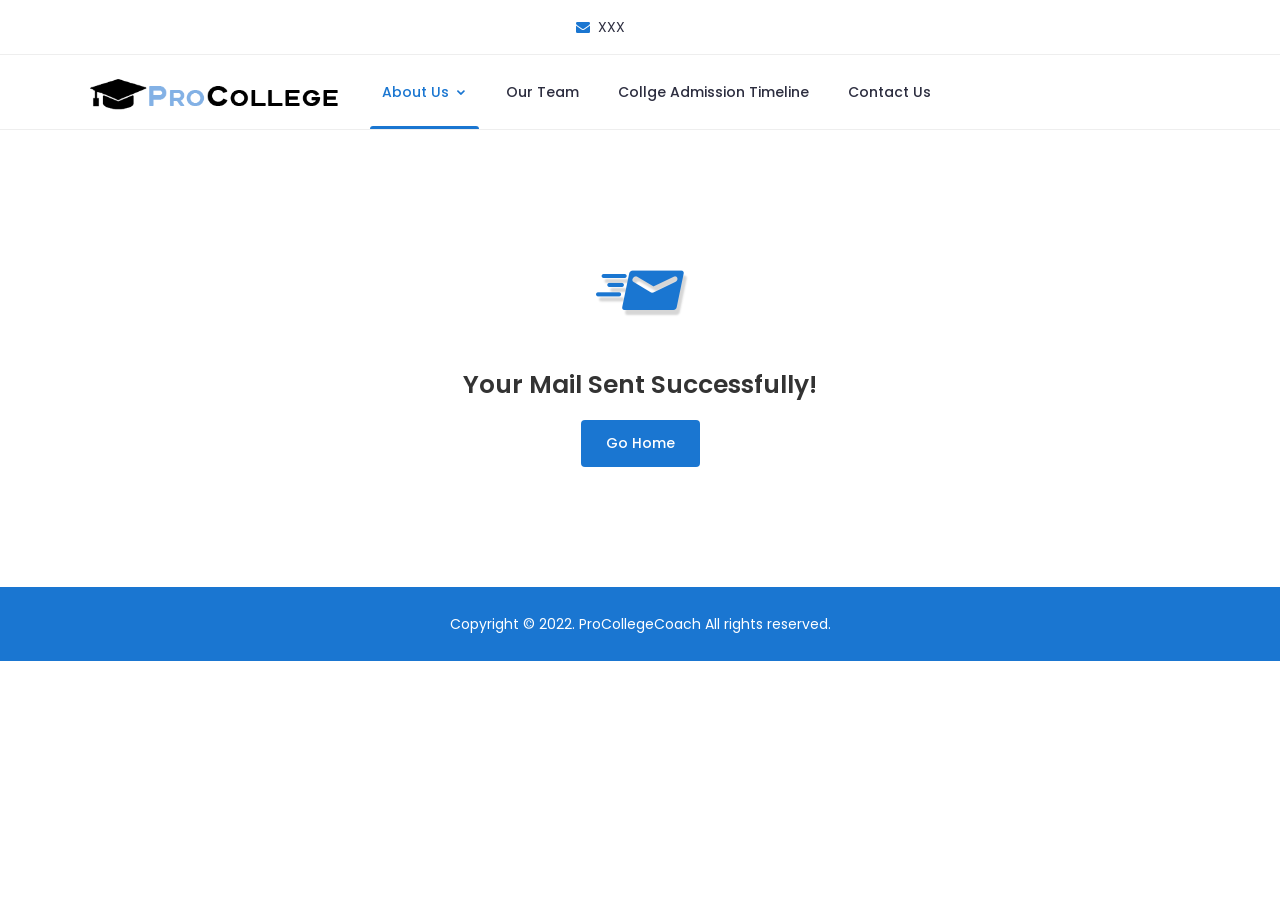
<file: mail-success.html>
<!doctype html>
<html class="no-js" lang="zxx">
    <head>
        <!-- Meta Tags -->
		<meta charset="utf-8">
		<meta http-equiv="X-UA-Compatible" content="IE=edge">
		<meta name="keywords" content="Site keywords here">
		<meta name="description" content="">
		<meta name='copyright' content=''>
		<meta name="viewport" content="width=device-width, initial-scale=1, shrink-to-fit=no">
		
		<!-- Title -->
        <title></title>
		
		<!-- Favicon -->
        <link rel="icon" href="img/favicon.png">
		
		<!-- Google Fonts -->
		<link href="https://fonts.googleapis.com/css?family=Poppins:200i,300,300i,400,400i,500,500i,600,600i,700,700i,800,800i,900,900i&display=swap" rel="stylesheet">

		<!-- Bootstrap CSS -->
		<link rel="stylesheet" href="css/bootstrap.min.css">
		<!-- Nice Select CSS -->
		<link rel="stylesheet" href="css/nice-select.css">
		<!-- Font Awesome CSS -->
        <link rel="stylesheet" href="css/font-awesome.min.css">
		<!-- icofont CSS -->
        <link rel="stylesheet" href="css/icofont.css">
		<!-- Slicknav -->
		<link rel="stylesheet" href="css/slicknav.min.css">
		<!-- Owl Carousel CSS -->
        <link rel="stylesheet" href="css/owl-carousel.css">
		<!-- Datepicker CSS -->
		<link rel="stylesheet" href="css/datepicker.css">
		<!-- Animate CSS -->
        <link rel="stylesheet" href="css/animate.min.css">
		<!-- Magnific Popup CSS -->
        <link rel="stylesheet" href="css/magnific-popup.css">
		
		<!-- Medipro CSS -->
        <link rel="stylesheet" href="css/normalize.css">
        <link rel="stylesheet" href="style.css">
        <link rel="stylesheet" href="css/responsive.css">
		
		<!-- Color CSS -->
		<link rel="stylesheet" href="css/color/color1.css">
		<!--<link rel="stylesheet" href="css/color/color2.css">-->
		<!--<link rel="stylesheet" href="css/color/color3.css">-->
		<!--<link rel="stylesheet" href="css/color/color4.css">-->
		<!--<link rel="stylesheet" href="css/color/color5.css">-->
		<!--<link rel="stylesheet" href="css/color/color6.css">-->
		<!--<link rel="stylesheet" href="css/color/color7.css">-->
		<!--<link rel="stylesheet" href="css/color/color8.css">-->
		<!--<link rel="stylesheet" href="css/color/color9.css">-->
		<!--<link rel="stylesheet" href="css/color/color10.css">-->
		<!--<link rel="stylesheet" href="css/color/color11.css">-->
		<!--<link rel="stylesheet" href="css/color/color12.css">-->

		<link rel="stylesheet" href="#" id="colors">
		
    </head>
    <body>
	
<!-- Preloader -->
        <div class="preloader">
            <div class="loader">
                <!-- <div class="loader-outter"></div>
                <div class="loader-inner"></div> -->

                <div class="indicator"> 
                    <!-- <svg width="16px" height="12px">
                        <polyline id="back" points="1 6 4 6 6 11 10 1 12 6 15 6"></polyline>
                        <polyline id="front" points="1 6 4 6 6 11 10 1 12 6 15 6"></polyline>
                    </svg> -->

					<svg>
    					<g>
    						<polygon id="back"
            					points="83.781 75.269 86.367 72.683 88.954 75.269 88.954 50.216 83.781 52.514"
        					/>
							<polygon id="front"
            					points="83.781 75.269 86.367 72.683 88.954 75.269 88.954 50.216 83.781 52.514"
        					/>
    						<path id="back"
            					d="m93.912 39.711l-41.342-20.705c-1.413-0.708-3.726-0.708-5.139 0l-41.343 20.705c-1.413 0.708-1.455 1.944-0.094 2.746l38.516 22.696 0.026 0.015-25.574-11.445v7.495c0 1.581 1.114 3.531 2.476 4.333l26.086 15.371c1.362 0.803 3.59 0.803 4.952 0l26.086-15.371c1.362-0.803 2.476-2.752 2.476-4.333v-7.486l-25.087 11.149 38.055-22.424c1.361-0.803 1.319-2.039-0.094-2.746z"
        					/>
							<path id="front"
            					d="m93.912 39.711l-41.342-20.705c-1.413-0.708-3.726-0.708-5.139 0l-41.343 20.705c-1.413 0.708-1.455 1.944-0.094 2.746l38.516 22.696 0.026 0.015-25.574-11.445v7.495c0 1.581 1.114 3.531 2.476 4.333l26.086 15.371c1.362 0.803 3.59 0.803 4.952 0l26.086-15.371c1.362-0.803 2.476-2.752 2.476-4.333v-7.486l-25.087 11.149 38.055-22.424c1.361-0.803 1.319-2.039-0.094-2.746z"
        					/>
    					</g>
      				</svg>
                </div>
            </div>
        </div>
        <!-- End Preloader -->
	
		<!-- Header Area -->
		<header class="header" >
			<!-- Topbar -->
			<div class="topbar" >
				<div class="container">
					<div class="row">
						<div class="col-lg-6 col-md-7 col-12">
							<!-- Top Contact -->
							<ul class="top-contact">
								<li><i class="fa fa-envelope"></i><a href="mailto:XXX">XXX</a></li>
							</ul>
							<!-- End Top Contact -->
						</div>
					</div>
				</div>
			</div>
			<!-- End Topbar -->
			<!-- Header Inner -->
			<div class="header-inner">
				<div class="container">
					<div class="inner">
						<div class="row">
							<div class="col-lg-3 col-md-3 col-12">
								<!-- Start Logo -->
								<div class="logo">
									<a href="index.html"><img src="img/logo.png" alt="#"></a>
								</div>
								<!-- End Logo -->
								<!-- Mobile Nav -->
								<div class="mobile-nav"></div>
								<!-- End Mobile Nav -->
							</div>
							<div class="col-lg-7 col-md-9 col-12">
								<!-- Main Menu -->
								<div class="main-menu">
									<nav class="navigation">
										<ul class="nav menu">
											<li class="active"><a href="#">About us <i class="icofont-rounded-down"></i></a>
												<ul class="dropdown">
													<li><a href="#missions">Our Missions</a></li>
													<li><a href="#">Our Results</a></li>
												</ul>
											</li>
											<li><a href="#team">Our Team</i></a>
												
											</li>

											<li> <a href="timeline.html">Collge Admission Timeline</a></li>
											
											<li><a href="contact.html">Contact Us</a></li>
										</ul>

									</nav>

								</div>
								<!--/ End Main Menu -->
							</div>
							
						</div>
					</div>
				</div>
			</div>
			<!--/ End Header Inner -->
		</header>
		<!-- End Header Area -->
		
		<!-- Mail Success Page -->
		<section class="mail-seccess section">
			<div class="container">
				<div class="row">
					<div class="col-lg-6 offset-lg-3 col-12">
						<!-- Error Inner -->
						<div class="success-inner" sty>
							<h1><i class="icofont-send-mail"></i><span>Your Mail Sent Successfully!</span></h1>
							
							<a href="index.html" class="btn" style="margin: 20px;">Go Home</a>
						</div>
						<!--/ End Error Inner -->
					</div>
				</div>
			</div>
		</section>	
		<!--/ End Mail Success -->
		
		<!-- Footer Area -->
		<footer id="footer" class="footer">
		
			<!-- Copyright -->
			<div class="copyright">
				<div class="container">
					<div class="row">
						<div class="col-lg-12 col-md-12 col-12">
							<div class="copyright-content">
								<p>Copyright &copy; 2022. ProCollegeCoach All rights reserved.</p>
							</div>
						</div>
					</div>
				</div>
			</div>
			<!--/ End Copyright -->
		</footer>
		<!--/ End Footer Area -->	
		
		<!-- jquery Min JS -->
        <script src="js/jquery.min.js"></script>
		<!-- jquery Migrate JS -->
		<script src="js/jquery-migrate-3.0.0.js"></script>
		<!-- jquery Ui JS -->
		<script src="js/jquery-ui.min.js"></script>
		<!-- Easing JS -->
        <script src="js/easing.js"></script>
		<!-- Color JS -->
		<script src="js/colors.js"></script>
		<!-- Popper JS -->
		<script src="js/popper.min.js"></script>
		<!-- Bootstrap Datepicker JS -->
		<script src="js/bootstrap-datepicker.js"></script>
		<!-- Jquery Nav JS -->
        <script src="js/jquery.nav.js"></script>
		<!-- Slicknav JS -->
		<script src="js/slicknav.min.js"></script>
		<!-- ScrollUp JS -->
        <script src="js/jquery.scrollUp.min.js"></script>
		<!-- Niceselect JS -->
		<script src="js/niceselect.js"></script>
		<!-- Tilt Jquery JS -->
		<script src="js/tilt.jquery.min.js"></script>
		<!-- Owl Carousel JS -->
        <script src="js/owl-carousel.js"></script>
		<!-- counterup JS -->
		<script src="js/jquery.counterup.min.js"></script>
		<!-- Steller JS -->
		<script src="js/steller.js"></script>
		<!-- Wow JS -->
		<script src="js/wow.min.js"></script>
		<!-- Magnific Popup JS -->
		<script src="js/jquery.magnific-popup.min.js"></script>
		<!-- Counter Up CDN JS -->
		<script src="js/waypoints.min.js"></script>
		<!-- Bootstrap JS -->
		<script src="js/bootstrap.min.js"></script>
		<!-- Main JS -->
		<script src="js/main.js"></script>
    </body>
</html>
</file>
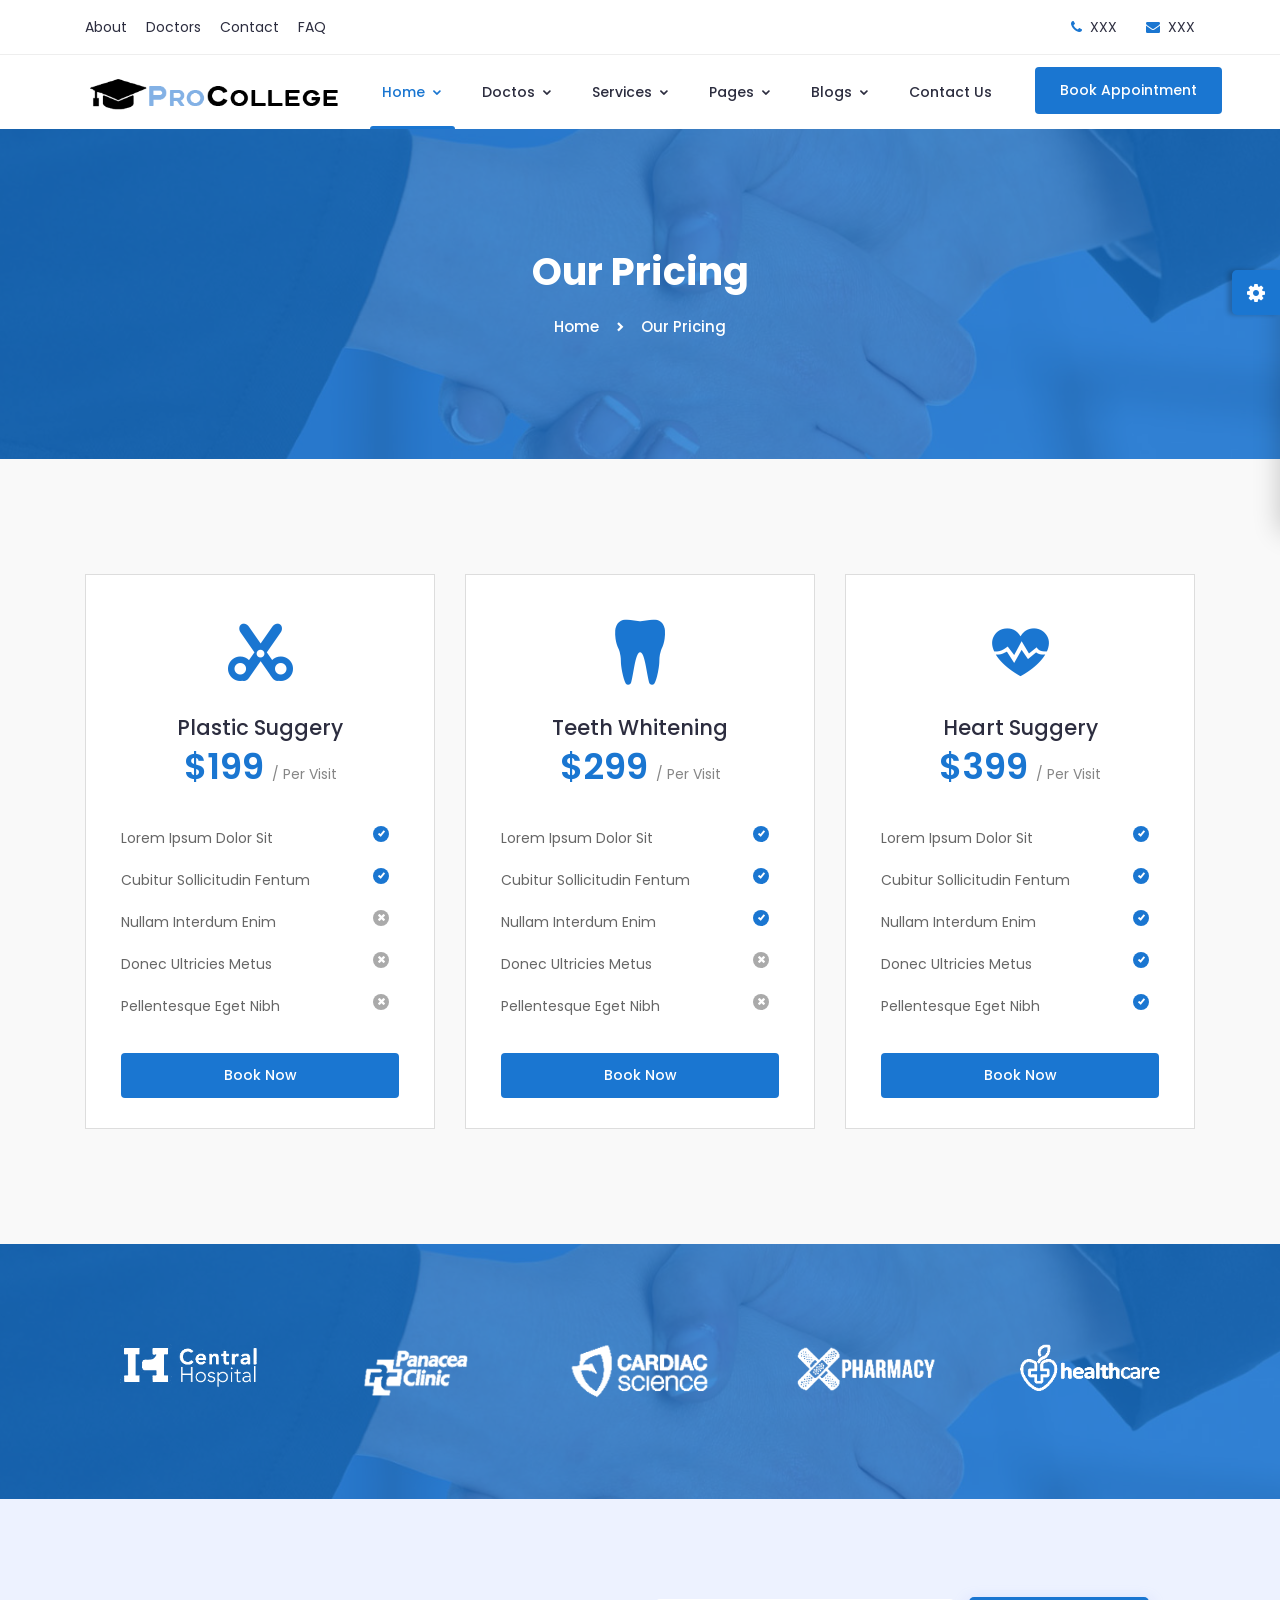
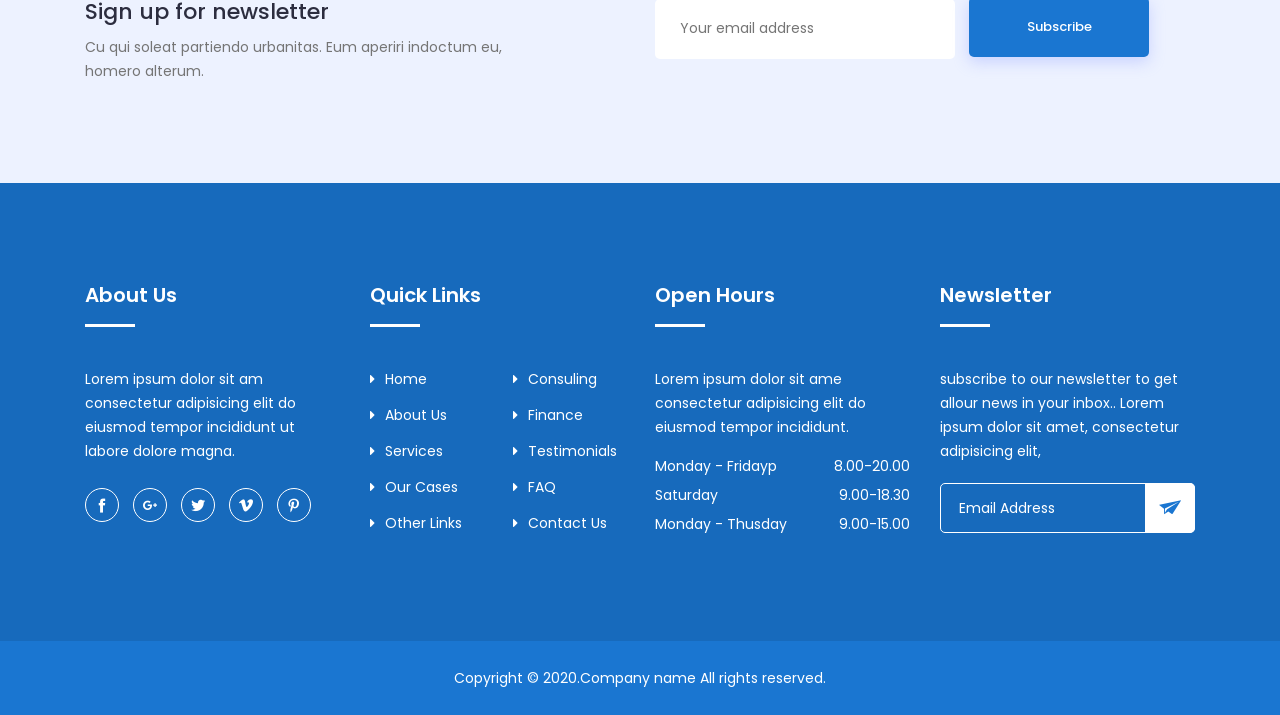
<file: pricing.html>
<!doctype html>
<html class="no-js" lang="zxx">
    <head>
        <!-- Meta Tags -->
		<meta charset="utf-8">
		<meta http-equiv="X-UA-Compatible" content="IE=edge">
		<meta name="keywords" content="Site keywords here">
		<meta name="description" content="">
		<meta name='copyright' content=''>
		<meta name="viewport" content="width=device-width, initial-scale=1, shrink-to-fit=no">
		
		<!-- Title -->
        <title></title>
		
		<!-- Favicon -->
        <link rel="icon" href="img/favicon.png">
		
		<!-- Google Fonts -->
		<link href="https://fonts.googleapis.com/css?family=Poppins:200i,300,300i,400,400i,500,500i,600,600i,700,700i,800,800i,900,900i&display=swap" rel="stylesheet">

		<!-- Bootstrap CSS -->
		<link rel="stylesheet" href="css/bootstrap.min.css">
		<!-- Nice Select CSS -->
		<link rel="stylesheet" href="css/nice-select.css">
		<!-- Font Awesome CSS -->
        <link rel="stylesheet" href="css/font-awesome.min.css">
		<!-- icofont CSS -->
        <link rel="stylesheet" href="css/icofont.css">
		<!-- Slicknav -->
		<link rel="stylesheet" href="css/slicknav.min.css">
		<!-- Owl Carousel CSS -->
        <link rel="stylesheet" href="css/owl-carousel.css">
		<!-- Datepicker CSS -->
		<link rel="stylesheet" href="css/datepicker.css">
		<!-- Animate CSS -->
        <link rel="stylesheet" href="css/animate.min.css">
		<!-- Magnific Popup CSS -->
        <link rel="stylesheet" href="css/magnific-popup.css">
		
		<!-- Medipro CSS -->
        <link rel="stylesheet" href="css/normalize.css">
        <link rel="stylesheet" href="style.css">
        <link rel="stylesheet" href="css/responsive.css">
		
		<!-- Color CSS -->
		<link rel="stylesheet" href="css/color/color1.css">
		<!--<link rel="stylesheet" href="css/color/color2.css">-->
		<!--<link rel="stylesheet" href="css/color/color3.css">-->
		<!--<link rel="stylesheet" href="css/color/color4.css">-->
		<!--<link rel="stylesheet" href="css/color/color5.css">-->
		<!--<link rel="stylesheet" href="css/color/color6.css">-->
		<!--<link rel="stylesheet" href="css/color/color7.css">-->
		<!--<link rel="stylesheet" href="css/color/color8.css">-->
		<!--<link rel="stylesheet" href="css/color/color9.css">-->
		<!--<link rel="stylesheet" href="css/color/color10.css">-->
		<!--<link rel="stylesheet" href="css/color/color11.css">-->
		<!--<link rel="stylesheet" href="css/color/color12.css">-->

		<link rel="stylesheet" href="#" id="colors">
		
    </head>
    <body>
	
		<!-- Preloader -->
        <div class="preloader">
            <div class="loader">
                <div class="loader-outter"></div>
                <div class="loader-inner"></div>

                <div class="indicator"> 
                    <svg width="16px" height="12px">
                        <polyline id="back" points="1 6 4 6 6 11 10 1 12 6 15 6"></polyline>
                        <polyline id="front" points="1 6 4 6 6 11 10 1 12 6 15 6"></polyline>
                    </svg>
                </div>
            </div>
        </div>
        <!-- End Preloader -->
		
		<!-- Mediplus Color Plate -->
		<div class="color-plate">
			<a class="color-plate-icon"><i class="fa fa-cog fa-spin"></i></a>
			<h4>Mediplus</h4>
			<p>Here is some awesome color's available on Mediplus Template.</p>
			<span class="color1"></span>
			<span class="color2"></span>
			<span class="color3"></span>
			<span class="color4"></span>
			<span class="color5"></span>
			<span class="color6"></span>
			<span class="color7"></span>
			<span class="color8"></span>
			<span class="color9"></span>
			<span class="color10"></span>
			<span class="color11"></span>
			<span class="color12"></span>
		</div>
		<!-- /End Color Plate -->
	
		<!-- Header Area -->
		<header class="header" >
			<!-- Topbar -->
			<div class="topbar">
				<div class="container">
					<div class="row">
						<div class="col-lg-6 col-md-5 col-12">
							<!-- Contact -->
							<ul class="top-link">
								<li><a href="#">About</a></li>
								<li><a href="#">Doctors</a></li>
								<li><a href="#">Contact</a></li>
								<li><a href="#">FAQ</a></li>
							</ul>
							<!-- End Contact -->
						</div>
						<div class="col-lg-6 col-md-7 col-12">
							<!-- Top Contact -->
							<ul class="top-contact">
								<li><i class="fa fa-phone"></i>XXX</li>
								<li><i class="fa fa-envelope"></i><a href="mailto:XXX">XXX</a></li>
							</ul>
							<!-- End Top Contact -->
						</div>
					</div>
				</div>
			</div>
			<!-- End Topbar -->
			<!-- Header Inner -->
			<div class="header-inner">
				<div class="container">
					<div class="inner">
						<div class="row">
							<div class="col-lg-3 col-md-3 col-12">
								<!-- Start Logo -->
								<div class="logo">
									<a href="index.html"><img src="img/logo.png" alt="#"></a>
								</div>
								<!-- End Logo -->
								<!-- Mobile Nav -->
								<div class="mobile-nav"></div>
								<!-- End Mobile Nav -->
							</div>
							<div class="col-lg-7 col-md-9 col-12">
								<!-- Main Menu -->
								<div class="main-menu">
									<nav class="navigation">
										<ul class="nav menu">
											<li class="active"><a href="#">Home <i class="icofont-rounded-down"></i></a>
												<ul class="dropdown">
													<li><a href="index.html">Home Page 1</a></li>
													<li><a href="index2.html">Home Page 2</a></li>
												</ul>
											</li>
											<li><a href="#">Doctos <i class="icofont-rounded-down"></i></a>
												<ul class="dropdown">
													<li><a href="doctors.html">Doctor</a></li>
													<li><a href="doctor-details.html">Doctor Details</a></li>
												</ul>
											</li>
											<li><a href="#">Services <i class="icofont-rounded-down"></i></a>
												<ul class="dropdown">
													<li><a href="service.html">Service</a></li>
													<li><a href="service-details.html">Service Details</a></li>
												</ul>
											</li>
											<li><a href="#">Pages <i class="icofont-rounded-down"></i></a>
												<ul class="dropdown">
													<li><a href="about.html">About Us</a></li>
													<li><a href="appointment.html">Appointment</a></li>
													<li><a href="time-table.html">Time Table</a></li>
													<li><a href="testimonials.html">Testimonials</a></li>
													<li><a href="pricing.html">Our Pricing</a></li>
													<li><a href="register.html">Sign Up</a></li>
													<li><a href="login.html">Login</a></li>
													<li><a href="faq.html">Faq</a></li>
													<li><a href="mail-success.html">Mail Success</a></li>
													<li><a href="404.html">404 Error</a></li>
												</ul>
											</li>
											<li><a href="#">Blogs <i class="icofont-rounded-down"></i></a>
												<ul class="dropdown">
													<li><a href="blog-grid.html">Blog Grid</a></li>
													<li><a href="blog-single.html">Blog Details</a></li>
												</ul>
											</li>
											<li><a href="contact.html">Contact Us</a></li>
										</ul>
									</nav>
								</div>
								<!--/ End Main Menu -->
							</div>
							<div class="col-lg-2 col-12">
								<div class="get-quote">
									<a href="appointment.html" class="btn">Book Appointment</a>
								</div>
							</div>
						</div>
					</div>
				</div>
			</div>
			<!--/ End Header Inner -->
		</header>
		<!-- End Header Area -->
		
		<!-- Breadcrumbs -->
		<div class="breadcrumbs overlay">
			<div class="container">
				<div class="bread-inner">
					<div class="row">
						<div class="col-12">
							<h2>Our Pricing</h2>
							<ul class="bread-list">
								<li><a href="index.html">Home</a></li>
								<li><i class="icofont-simple-right"></i></li>
								<li class="active">Our Pricing</li>
							</ul>
						</div>
					</div>
				</div>
			</div>
		</div>
		<!-- End Breadcrumbs -->
		
		<!-- Pricing Table -->
		<section class="pricing-table section">
			<div class="container">
				<div class="row">
					<!-- Single Table -->
					<div class="col-lg-4 col-md-12 col-12">
						<div class="single-table">
							<!-- Table Head -->
							<div class="table-head">
								<div class="icon">
									<i class="icofont icofont-ui-cut"></i>
								</div>
								<h4 class="title">Plastic Suggery</h4>
								<div class="price">
									<p class="amount">$199<span>/ Per Visit</span></p>
								</div>	
							</div>
							<!-- Table List -->
							<ul class="table-list">
								<li><i class="icofont icofont-ui-check"></i>Lorem ipsum dolor sit</li>
								<li><i class="icofont icofont-ui-check"></i>Cubitur sollicitudin fentum</li>
								<li class="cross"><i class="icofont icofont-ui-close"></i>Nullam interdum enim</li>
								<li class="cross"><i class="icofont icofont-ui-close"></i>Donec ultricies metus</li>
								<li class="cross"><i class="icofont icofont-ui-close"></i>Pellentesque eget nibh</li>
							</ul>
							<div class="table-bottom">
								<a class="btn" href="#">Book Now</a>
							</div>
							<!-- Table Bottom -->
						</div>
					</div>
					<!-- End Single Table-->
					<!-- Single Table -->
					<div class="col-lg-4 col-md-12 col-12">
						<div class="single-table">
							<!-- Table Head -->
							<div class="table-head">
								<div class="icon">
									<i class="icofont icofont-tooth"></i>
								</div>
								<h4 class="title">Teeth Whitening</h4>
								<div class="price">
									<p class="amount">$299<span>/ Per Visit</span></p>
								</div>	
							</div>
							<!-- Table List -->
							<ul class="table-list">
								<li><i class="icofont icofont-ui-check"></i>Lorem ipsum dolor sit</li>
								<li><i class="icofont icofont-ui-check"></i>Cubitur sollicitudin fentum</li>
								<li><i class="icofont icofont-ui-check"></i>Nullam interdum enim</li>
								<li class="cross"><i class="icofont icofont-ui-close"></i>Donec ultricies metus</li>
								<li class="cross"><i class="icofont icofont-ui-close"></i>Pellentesque eget nibh</li>
							</ul>
							<div class="table-bottom">
								<a class="btn" href="#">Book Now</a>
							</div>
							<!-- Table Bottom -->
						</div>
					</div>
					<!-- End Single Table-->
					<!-- Single Table -->
					<div class="col-lg-4 col-md-12 col-12">
						<div class="single-table">
							<!-- Table Head -->
							<div class="table-head">
								<div class="icon">
									<i class="icofont-heart-beat"></i>
								</div>
								<h4 class="title">Heart Suggery</h4>
								<div class="price">
									<p class="amount">$399<span>/ Per Visit</span></p>
								</div>	
							</div>
							<!-- Table List -->
							<ul class="table-list">
								<li><i class="icofont icofont-ui-check"></i>Lorem ipsum dolor sit</li>
								<li><i class="icofont icofont-ui-check"></i>Cubitur sollicitudin fentum</li>
								<li><i class="icofont icofont-ui-check"></i>Nullam interdum enim</li>
								<li><i class="icofont icofont-ui-check"></i>Donec ultricies metus</li>
								<li><i class="icofont icofont-ui-check"></i>Pellentesque eget nibh</li>
							</ul>
							<div class="table-bottom">
								<a class="btn" href="#">Book Now</a>
							</div>
							<!-- Table Bottom -->
						</div>
					</div>
					<!-- End Single Table-->
				</div>	
			</div>	
		</section>	
		<!--/ End Pricing Table -->
		
		<!-- Start clients -->
		<div class="clients overlay">
			<div class="container">
				<div class="row">
					<div class="col-lg-12 col-md-12 col-12">
						<div class="owl-carousel clients-slider">
							<div class="single-clients">
								<img src="img/client1.png" alt="#">
							</div>
							<div class="single-clients">
								<img src="img/client2.png" alt="#">
							</div>
							<div class="single-clients">
								<img src="img/client3.png" alt="#">
							</div>
							<div class="single-clients">
								<img src="img/client4.png" alt="#">
							</div>
							<div class="single-clients">
								<img src="img/client5.png" alt="#">
							</div>
							<div class="single-clients">
								<img src="img/client1.png" alt="#">
							</div>
							<div class="single-clients">
								<img src="img/client2.png" alt="#">
							</div>
							<div class="single-clients">
								<img src="img/client3.png" alt="#">
							</div>
							<div class="single-clients">
								<img src="img/client4.png" alt="#">
							</div>
						</div>
					</div>
				</div>
			</div>
		</div>
		<!--/Ens clients -->
		
		<!-- Start Newsletter Area -->
		<section class="newsletter section">
			<div class="container">
				<div class="row ">
					<div class="col-lg-6  col-12">
						<!-- Start Newsletter Form -->
						<div class="subscribe-text ">
							<h6>Sign up for newsletter</h6>
							<p class="">Cu qui soleat partiendo urbanitas. Eum aperiri indoctum eu,<br> homero alterum.</p>
						</div>
						<!-- End Newsletter Form -->
					</div>
					<div class="col-lg-6  col-12">
						<!-- Start Newsletter Form -->
						<div class="subscribe-form ">
							<form action="mail/mail.php" method="get" target="_blank" class="newsletter-inner">
								<input name="EMAIL" placeholder="Your email address" class="common-input" onfocus="this.placeholder = ''"
									onblur="this.placeholder = 'Your email address'" required="" type="email">
								<button class="btn">Subscribe</button>
							</form>
						</div>
						<!-- End Newsletter Form -->
					</div>
				</div>
			</div>
		</section>
		<!-- /End Newsletter Area -->
		
		<!-- Footer Area -->
		<footer id="footer" class="footer ">
			<!-- Footer Top -->
			<div class="footer-top">
				<div class="container">
					<div class="row">
						<div class="col-lg-3 col-md-6 col-12">
							<div class="single-footer">
								<h2>About Us</h2>
								<p>Lorem ipsum dolor sit am consectetur adipisicing elit do eiusmod tempor incididunt ut labore dolore magna.</p>
								<!-- Social -->
								<ul class="social">
									<li><a href="#"><i class="icofont-facebook"></i></a></li>
									<li><a href="#"><i class="icofont-google-plus"></i></a></li>
									<li><a href="#"><i class="icofont-twitter"></i></a></li>
									<li><a href="#"><i class="icofont-vimeo"></i></a></li>
									<li><a href="#"><i class="icofont-pinterest"></i></a></li>
								</ul>
								<!-- End Social -->
							</div>
						</div>
						<div class="col-lg-3 col-md-6 col-12">
							<div class="single-footer f-link">
								<h2>Quick Links</h2>
								<div class="row">
									<div class="col-lg-6 col-md-6 col-12">
										<ul>
											<li><a href="#"><i class="fa fa-caret-right" aria-hidden="true"></i>Home</a></li>
											<li><a href="#"><i class="fa fa-caret-right" aria-hidden="true"></i>About Us</a></li>
											<li><a href="#"><i class="fa fa-caret-right" aria-hidden="true"></i>Services</a></li>
											<li><a href="#"><i class="fa fa-caret-right" aria-hidden="true"></i>Our Cases</a></li>
											<li><a href="#"><i class="fa fa-caret-right" aria-hidden="true"></i>Other Links</a></li>	
										</ul>
									</div>
									<div class="col-lg-6 col-md-6 col-12">
										<ul>
											<li><a href="#"><i class="fa fa-caret-right" aria-hidden="true"></i>Consuling</a></li>
											<li><a href="#"><i class="fa fa-caret-right" aria-hidden="true"></i>Finance</a></li>
											<li><a href="#"><i class="fa fa-caret-right" aria-hidden="true"></i>Testimonials</a></li>
											<li><a href="#"><i class="fa fa-caret-right" aria-hidden="true"></i>FAQ</a></li>
											<li><a href="#"><i class="fa fa-caret-right" aria-hidden="true"></i>Contact Us</a></li>	
										</ul>
									</div>
								</div>
							</div>
						</div>
						<div class="col-lg-3 col-md-6 col-12">
							<div class="single-footer">
								<h2>Open Hours</h2>
								<p>Lorem ipsum dolor sit ame consectetur adipisicing elit do eiusmod tempor incididunt.</p>
								<ul class="time-sidual">
									<li class="day">Monday - Fridayp <span>8.00-20.00</span></li>
									<li class="day">Saturday <span>9.00-18.30</span></li>
									<li class="day">Monday - Thusday <span>9.00-15.00</span></li>
								</ul>
							</div>
						</div>
						<div class="col-lg-3 col-md-6 col-12">
							<div class="single-footer">
								<h2>Newsletter</h2>
								<p>subscribe to our newsletter to get allour news in your inbox.. Lorem ipsum dolor sit amet, consectetur adipisicing elit,</p>
								<form action="mail/mail.php" method="get" target="_blank" class="newsletter-inner">
									<input name="email" placeholder="Email Address" class="common-input" onfocus="this.placeholder = ''"
										onblur="this.placeholder = 'Your email address'" required="" type="email">
									<button class="button"><i class="icofont icofont-paper-plane"></i></button>
								</form>
							</div>
						</div>
					</div>
				</div>
			</div>
			<!--/ End Footer Top -->
			<!-- Copyright -->
			<div class="copyright">
				<div class="container">
					<div class="row">
						<div class="col-lg-12 col-md-12 col-12">
							<div class="copyright-content">
								<p>Copyright &copy; 2020.Company name All rights reserved.</p>
							</div>
						</div>
					</div>
				</div>
			</div>
			<!--/ End Copyright -->
		</footer>
		<!--/ End Footer Area -->
		
		<!-- jquery Min JS -->
        <script src="js/jquery.min.js"></script>
		<!-- jquery Migrate JS -->
		<script src="js/jquery-migrate-3.0.0.js"></script>
		<!-- jquery Ui JS -->
		<script src="js/jquery-ui.min.js"></script>
		<!-- Easing JS -->
        <script src="js/easing.js"></script>
		<!-- Color JS -->
		<script src="js/colors.js"></script>
		<!-- Popper JS -->
		<script src="js/popper.min.js"></script>
		<!-- Bootstrap Datepicker JS -->
		<script src="js/bootstrap-datepicker.js"></script>
		<!-- Jquery Nav JS -->
        <script src="js/jquery.nav.js"></script>
		<!-- Slicknav JS -->
		<script src="js/slicknav.min.js"></script>
		<!-- ScrollUp JS -->
        <script src="js/jquery.scrollUp.min.js"></script>
		<!-- Niceselect JS -->
		<script src="js/niceselect.js"></script>
		<!-- Tilt Jquery JS -->
		<script src="js/tilt.jquery.min.js"></script>
		<!-- Owl Carousel JS -->
        <script src="js/owl-carousel.js"></script>
		<!-- counterup JS -->
		<script src="js/jquery.counterup.min.js"></script>
		<!-- Steller JS -->
		<script src="js/steller.js"></script>
		<!-- Wow JS -->
		<script src="js/wow.min.js"></script>
		<!-- Magnific Popup JS -->
		<script src="js/jquery.magnific-popup.min.js"></script>
		<!-- Counter Up CDN JS -->
		<script src="js/waypoints.min.js"></script>
		<!-- Bootstrap JS -->
		<script src="js/bootstrap.min.js"></script>
		<!-- Main JS -->
		<script src="js/main.js"></script>
    </body>
</html>
</file>
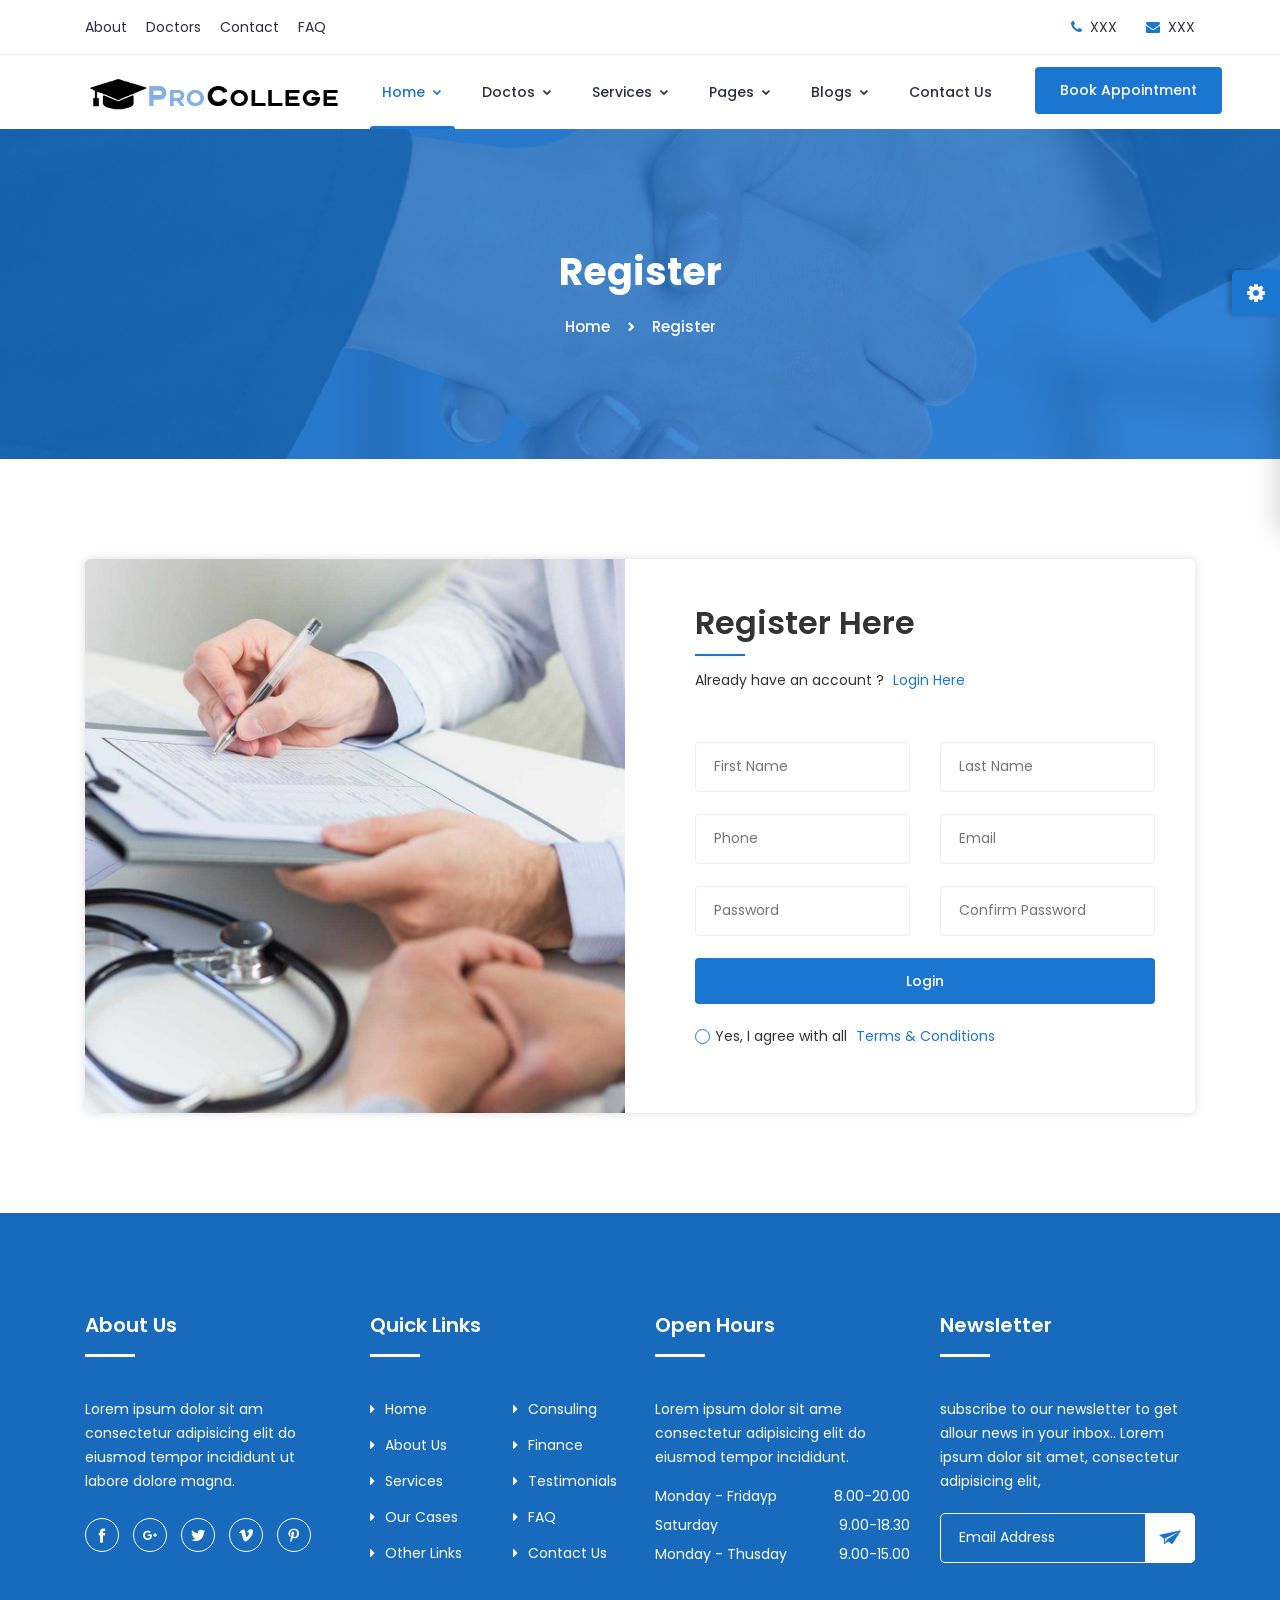
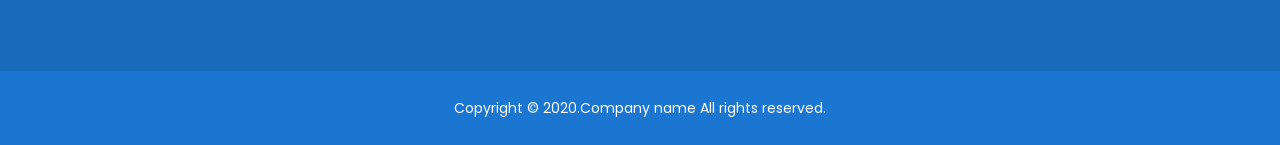
<file: register.html>
<!doctype html>
<html class="no-js" lang="zxx">
    <head>
        <!-- Meta Tags -->
		<meta charset="utf-8">
		<meta http-equiv="X-UA-Compatible" content="IE=edge">
		<meta name="keywords" content="Site keywords here">
		<meta name="description" content="">
		<meta name='copyright' content=''>
		<meta name="viewport" content="width=device-width, initial-scale=1, shrink-to-fit=no">
		
		<!-- Title -->
        <title></title>
		
		<!-- Favicon -->
        <link rel="icon" href="img/favicon.png">
		
		<!-- Google Fonts -->
		<link href="https://fonts.googleapis.com/css?family=Poppins:200i,300,300i,400,400i,500,500i,600,600i,700,700i,800,800i,900,900i&display=swap" rel="stylesheet">

		<!-- Bootstrap CSS -->
		<link rel="stylesheet" href="css/bootstrap.min.css">
		<!-- Nice Select CSS -->
		<link rel="stylesheet" href="css/nice-select.css">
		<!-- Font Awesome CSS -->
        <link rel="stylesheet" href="css/font-awesome.min.css">
		<!-- icofont CSS -->
        <link rel="stylesheet" href="css/icofont.css">
		<!-- Slicknav -->
		<link rel="stylesheet" href="css/slicknav.min.css">
		<!-- Owl Carousel CSS -->
        <link rel="stylesheet" href="css/owl-carousel.css">
		<!-- Datepicker CSS -->
		<link rel="stylesheet" href="css/datepicker.css">
		<!-- Animate CSS -->
        <link rel="stylesheet" href="css/animate.min.css">
		<!-- Magnific Popup CSS -->
        <link rel="stylesheet" href="css/magnific-popup.css">
		
		<!-- Medipro CSS -->
        <link rel="stylesheet" href="css/normalize.css">
        <link rel="stylesheet" href="style.css">
        <link rel="stylesheet" href="css/responsive.css">
		
		<!-- Color CSS -->
		<link rel="stylesheet" href="css/color/color1.css">
		<!--<link rel="stylesheet" href="css/color/color2.css">-->
		<!--<link rel="stylesheet" href="css/color/color3.css">-->
		<!--<link rel="stylesheet" href="css/color/color4.css">-->
		<!--<link rel="stylesheet" href="css/color/color5.css">-->
		<!--<link rel="stylesheet" href="css/color/color6.css">-->
		<!--<link rel="stylesheet" href="css/color/color7.css">-->
		<!--<link rel="stylesheet" href="css/color/color8.css">-->
		<!--<link rel="stylesheet" href="css/color/color9.css">-->
		<!--<link rel="stylesheet" href="css/color/color10.css">-->
		<!--<link rel="stylesheet" href="css/color/color11.css">-->
		<!--<link rel="stylesheet" href="css/color/color12.css">-->

		<link rel="stylesheet" href="#" id="colors">
		
    </head>
    <body>
	
		<!-- Preloader -->
        <div class="preloader">
            <div class="loader">
                <div class="loader-outter"></div>
                <div class="loader-inner"></div>

                <div class="indicator"> 
                    <svg width="16px" height="12px">
                        <polyline id="back" points="1 6 4 6 6 11 10 1 12 6 15 6"></polyline>
                        <polyline id="front" points="1 6 4 6 6 11 10 1 12 6 15 6"></polyline>
                    </svg>
                </div>
            </div>
        </div>
        <!-- End Preloader -->
		
		<!-- Mediplus Color Plate -->
		<div class="color-plate">
			<a class="color-plate-icon"><i class="fa fa-cog fa-spin"></i></a>
			<h4>Mediplus</h4>
			<p>Here is some awesome color's available on Mediplus Template.</p>
			<span class="color1"></span>
			<span class="color2"></span>
			<span class="color3"></span>
			<span class="color4"></span>
			<span class="color5"></span>
			<span class="color6"></span>
			<span class="color7"></span>
			<span class="color8"></span>
			<span class="color9"></span>
			<span class="color10"></span>
			<span class="color11"></span>
			<span class="color12"></span>
		</div>
		<!-- /End Color Plate -->
	
		<!-- Header Area -->
		<header class="header" >
			<!-- Topbar -->
			<div class="topbar">
				<div class="container">
					<div class="row">
						<div class="col-lg-6 col-md-5 col-12">
							<!-- Contact -->
							<ul class="top-link">
								<li><a href="#">About</a></li>
								<li><a href="#">Doctors</a></li>
								<li><a href="#">Contact</a></li>
								<li><a href="#">FAQ</a></li>
							</ul>
							<!-- End Contact -->
						</div>
						<div class="col-lg-6 col-md-7 col-12">
							<!-- Top Contact -->
							<ul class="top-contact">
								<li><i class="fa fa-phone"></i>XXX</li>
								<li><i class="fa fa-envelope"></i><a href="mailto:XXX">XXX</a></li>
							</ul>
							<!-- End Top Contact -->
						</div>
					</div>
				</div>
			</div>
			<!-- End Topbar -->
			<!-- Header Inner -->
			<div class="header-inner">
				<div class="container">
					<div class="inner">
						<div class="row">
							<div class="col-lg-3 col-md-3 col-12">
								<!-- Start Logo -->
								<div class="logo">
									<a href="index.html"><img src="img/logo.png" alt="#"></a>
								</div>
								<!-- End Logo -->
								<!-- Mobile Nav -->
								<div class="mobile-nav"></div>
								<!-- End Mobile Nav -->
							</div>
							<div class="col-lg-7 col-md-9 col-12">
								<!-- Main Menu -->
								<div class="main-menu">
									<nav class="navigation">
										<ul class="nav menu">
											<li class="active"><a href="#">Home <i class="icofont-rounded-down"></i></a>
												<ul class="dropdown">
													<li><a href="index.html">Home Page 1</a></li>
													<li><a href="index2.html">Home Page 2</a></li>
												</ul>
											</li>
											<li><a href="#">Doctos <i class="icofont-rounded-down"></i></a>
												<ul class="dropdown">
													<li><a href="doctors.html">Doctor</a></li>
													<li><a href="doctor-details.html">Doctor Details</a></li>
												</ul>
											</li>
											<li><a href="#">Services <i class="icofont-rounded-down"></i></a>
												<ul class="dropdown">
													<li><a href="service.html">Service</a></li>
													<li><a href="service-details.html">Service Details</a></li>
												</ul>
											</li>
											<li><a href="#">Pages <i class="icofont-rounded-down"></i></a>
												<ul class="dropdown">
													<li><a href="about.html">About Us</a></li>
													<li><a href="appointment.html">Appointment</a></li>
													<li><a href="time-table.html">Time Table</a></li>
													<li><a href="testimonials.html">Testimonials</a></li>
													<li><a href="pricing.html">Our Pricing</a></li>
													<li><a href="register.html">Sign Up</a></li>
													<li><a href="login.html">Login</a></li>
													<li><a href="faq.html">Faq</a></li>
													<li><a href="mail-success.html">Mail Success</a></li>
													<li><a href="404.html">404 Error</a></li>
												</ul>
											</li>
											<li><a href="#">Blogs <i class="icofont-rounded-down"></i></a>
												<ul class="dropdown">
													<li><a href="blog-grid.html">Blog Grid</a></li>
													<li><a href="blog-single.html">Blog Details</a></li>
												</ul>
											</li>
											<li><a href="contact.html">Contact Us</a></li>
										</ul>
									</nav>
								</div>
								<!--/ End Main Menu -->
							</div>
							<div class="col-lg-2 col-12">
								<div class="get-quote">
									<a href="appointment.html" class="btn">Book Appointment</a>
								</div>
							</div>
						</div>
					</div>
				</div>
			</div>
			<!--/ End Header Inner -->
		</header>
		<!-- End Header Area -->
	
		<!-- Breadcrumbs -->
		<div class="breadcrumbs overlay">
			<div class="container">
				<div class="bread-inner">
					<div class="row">
						<div class="col-12">
							<h2>Register</h2>
							<ul class="bread-list">
								<li><a href="index.html">Home</a></li>
								<li><i class="icofont-simple-right"></i></li>
								<li class="active">Register</li>
							</ul>
						</div>
					</div>
				</div>
			</div>
		</div>
		<!-- End Breadcrumbs -->
				
		<!-- Shop Register -->
		<section class="register section">
			<div class="container">
				<div class="inner">
					<div class="row"> 
						<div class="col-lg-6">
							<div class="register-left">
							
							</div>
						</div>
						<div class="col-lg-6">
							<div class="register-form">
								<h2>Register Here</h2>
								<p>Already have an account ? <a href="login.html">Login Here</a></p>
								<!-- Form -->
								<form class="form" method="post" action="#">
									<div class="row">
										<div class="col-lg-6">
											<div class="form-group">
												<input type="text" name="name" placeholder="First Name" required="">
											</div>
										</div>
										<div class="col-lg-6">
											<div class="form-group">
												<input type="text" name="name" placeholder="Last Name" required="">
											</div>
										</div>
										<div class="col-lg-6">
											<div class="form-group">
												<input type="email" name="email" placeholder="Phone" required="">
											</div>
										</div>
										<div class="col-lg-6">
											<div class="form-group">
												<input type="email" name="email" placeholder="Email" required="">
											</div>
										</div>
										<div class="col-lg-6">
											<div class="form-group">
												<input type="password" name="password" placeholder="Password" required="">
											</div>
										</div>
										<div class="col-lg-6">
											<div class="form-group">
												<input type="password" name="password" placeholder="Confirm Password" required="">
											</div>
										</div>
										<div class="col-12">
											<div class="form-group login-btn">
												<button class="btn" type="submit">Login</button>
											</div>
											<div class="checkbox">
												<label class="checkbox-inline" for="2"><input name="news" id="2" type="checkbox">Yes, I agree with all</label>
											</div>
											<a href="#" class="terms">Terms & Conditions</a>
										</div>
									</div>
								</form>
								<!--/ End Form -->
							</div>
						</div>
					</div>
				</div>
			</div>
		</section>
		<!--/ End Register -->
		
		<!-- Footer Area -->
		<footer id="footer" class="footer ">
			<!-- Footer Top -->
			<div class="footer-top">
				<div class="container">
					<div class="row">
						<div class="col-lg-3 col-md-6 col-12">
							<div class="single-footer">
								<h2>About Us</h2>
								<p>Lorem ipsum dolor sit am consectetur adipisicing elit do eiusmod tempor incididunt ut labore dolore magna.</p>
								<!-- Social -->
								<ul class="social">
									<li><a href="#"><i class="icofont-facebook"></i></a></li>
									<li><a href="#"><i class="icofont-google-plus"></i></a></li>
									<li><a href="#"><i class="icofont-twitter"></i></a></li>
									<li><a href="#"><i class="icofont-vimeo"></i></a></li>
									<li><a href="#"><i class="icofont-pinterest"></i></a></li>
								</ul>
								<!-- End Social -->
							</div>
						</div>
						<div class="col-lg-3 col-md-6 col-12">
							<div class="single-footer f-link">
								<h2>Quick Links</h2>
								<div class="row">
									<div class="col-lg-6 col-md-6 col-12">
										<ul>
											<li><a href="#"><i class="fa fa-caret-right" aria-hidden="true"></i>Home</a></li>
											<li><a href="#"><i class="fa fa-caret-right" aria-hidden="true"></i>About Us</a></li>
											<li><a href="#"><i class="fa fa-caret-right" aria-hidden="true"></i>Services</a></li>
											<li><a href="#"><i class="fa fa-caret-right" aria-hidden="true"></i>Our Cases</a></li>
											<li><a href="#"><i class="fa fa-caret-right" aria-hidden="true"></i>Other Links</a></li>	
										</ul>
									</div>
									<div class="col-lg-6 col-md-6 col-12">
										<ul>
											<li><a href="#"><i class="fa fa-caret-right" aria-hidden="true"></i>Consuling</a></li>
											<li><a href="#"><i class="fa fa-caret-right" aria-hidden="true"></i>Finance</a></li>
											<li><a href="#"><i class="fa fa-caret-right" aria-hidden="true"></i>Testimonials</a></li>
											<li><a href="#"><i class="fa fa-caret-right" aria-hidden="true"></i>FAQ</a></li>
											<li><a href="#"><i class="fa fa-caret-right" aria-hidden="true"></i>Contact Us</a></li>	
										</ul>
									</div>
								</div>
							</div>
						</div>
						<div class="col-lg-3 col-md-6 col-12">
							<div class="single-footer">
								<h2>Open Hours</h2>
								<p>Lorem ipsum dolor sit ame consectetur adipisicing elit do eiusmod tempor incididunt.</p>
								<ul class="time-sidual">
									<li class="day">Monday - Fridayp <span>8.00-20.00</span></li>
									<li class="day">Saturday <span>9.00-18.30</span></li>
									<li class="day">Monday - Thusday <span>9.00-15.00</span></li>
								</ul>
							</div>
						</div>
						<div class="col-lg-3 col-md-6 col-12">
							<div class="single-footer">
								<h2>Newsletter</h2>
								<p>subscribe to our newsletter to get allour news in your inbox.. Lorem ipsum dolor sit amet, consectetur adipisicing elit,</p>
								<form action="mail/mail.php" method="get" target="_blank" class="newsletter-inner">
									<input name="email" placeholder="Email Address" class="common-input" onfocus="this.placeholder = ''"
										onblur="this.placeholder = 'Your email address'" required="" type="email">
									<button class="button"><i class="icofont icofont-paper-plane"></i></button>
								</form>
							</div>
						</div>
					</div>
				</div>
			</div>
			<!--/ End Footer Top -->
			<!-- Copyright -->
			<div class="copyright">
				<div class="container">
					<div class="row">
						<div class="col-lg-12 col-md-12 col-12">
							<div class="copyright-content">
								<p>Copyright &copy; 2020.Company name All rights reserved.</p>
							</div>
						</div>
					</div>
				</div>
			</div>
			<!--/ End Copyright -->
		</footer>
		<!--/ End Footer Area -->
		
		<!-- jquery Min JS -->
        <script src="js/jquery.min.js"></script>
		<!-- jquery Migrate JS -->
		<script src="js/jquery-migrate-3.0.0.js"></script>
		<!-- jquery Ui JS -->
		<script src="js/jquery-ui.min.js"></script>
		<!-- Easing JS -->
        <script src="js/easing.js"></script>
		<!-- Color JS -->
		<script src="js/colors.js"></script>
		<!-- Popper JS -->
		<script src="js/popper.min.js"></script>
		<!-- Bootstrap Datepicker JS -->
		<script src="js/bootstrap-datepicker.js"></script>
		<!-- Jquery Nav JS -->
        <script src="js/jquery.nav.js"></script>
		<!-- Slicknav JS -->
		<script src="js/slicknav.min.js"></script>
		<!-- ScrollUp JS -->
        <script src="js/jquery.scrollUp.min.js"></script>
		<!-- Niceselect JS -->
		<script src="js/niceselect.js"></script>
		<!-- Tilt Jquery JS -->
		<script src="js/tilt.jquery.min.js"></script>
		<!-- Owl Carousel JS -->
        <script src="js/owl-carousel.js"></script>
		<!-- counterup JS -->
		<script src="js/jquery.counterup.min.js"></script>
		<!-- Steller JS -->
		<script src="js/steller.js"></script>
		<!-- Wow JS -->
		<script src="js/wow.min.js"></script>
		<!-- Magnific Popup JS -->
		<script src="js/jquery.magnific-popup.min.js"></script>
		<!-- Counter Up CDN JS -->
		<script src="js/waypoints.min.js"></script>
		<!-- Bootstrap JS -->
		<script src="js/bootstrap.min.js"></script>
		<!-- Main JS -->
		<script src="js/main.js"></script>
    </body>
</html>
</file>
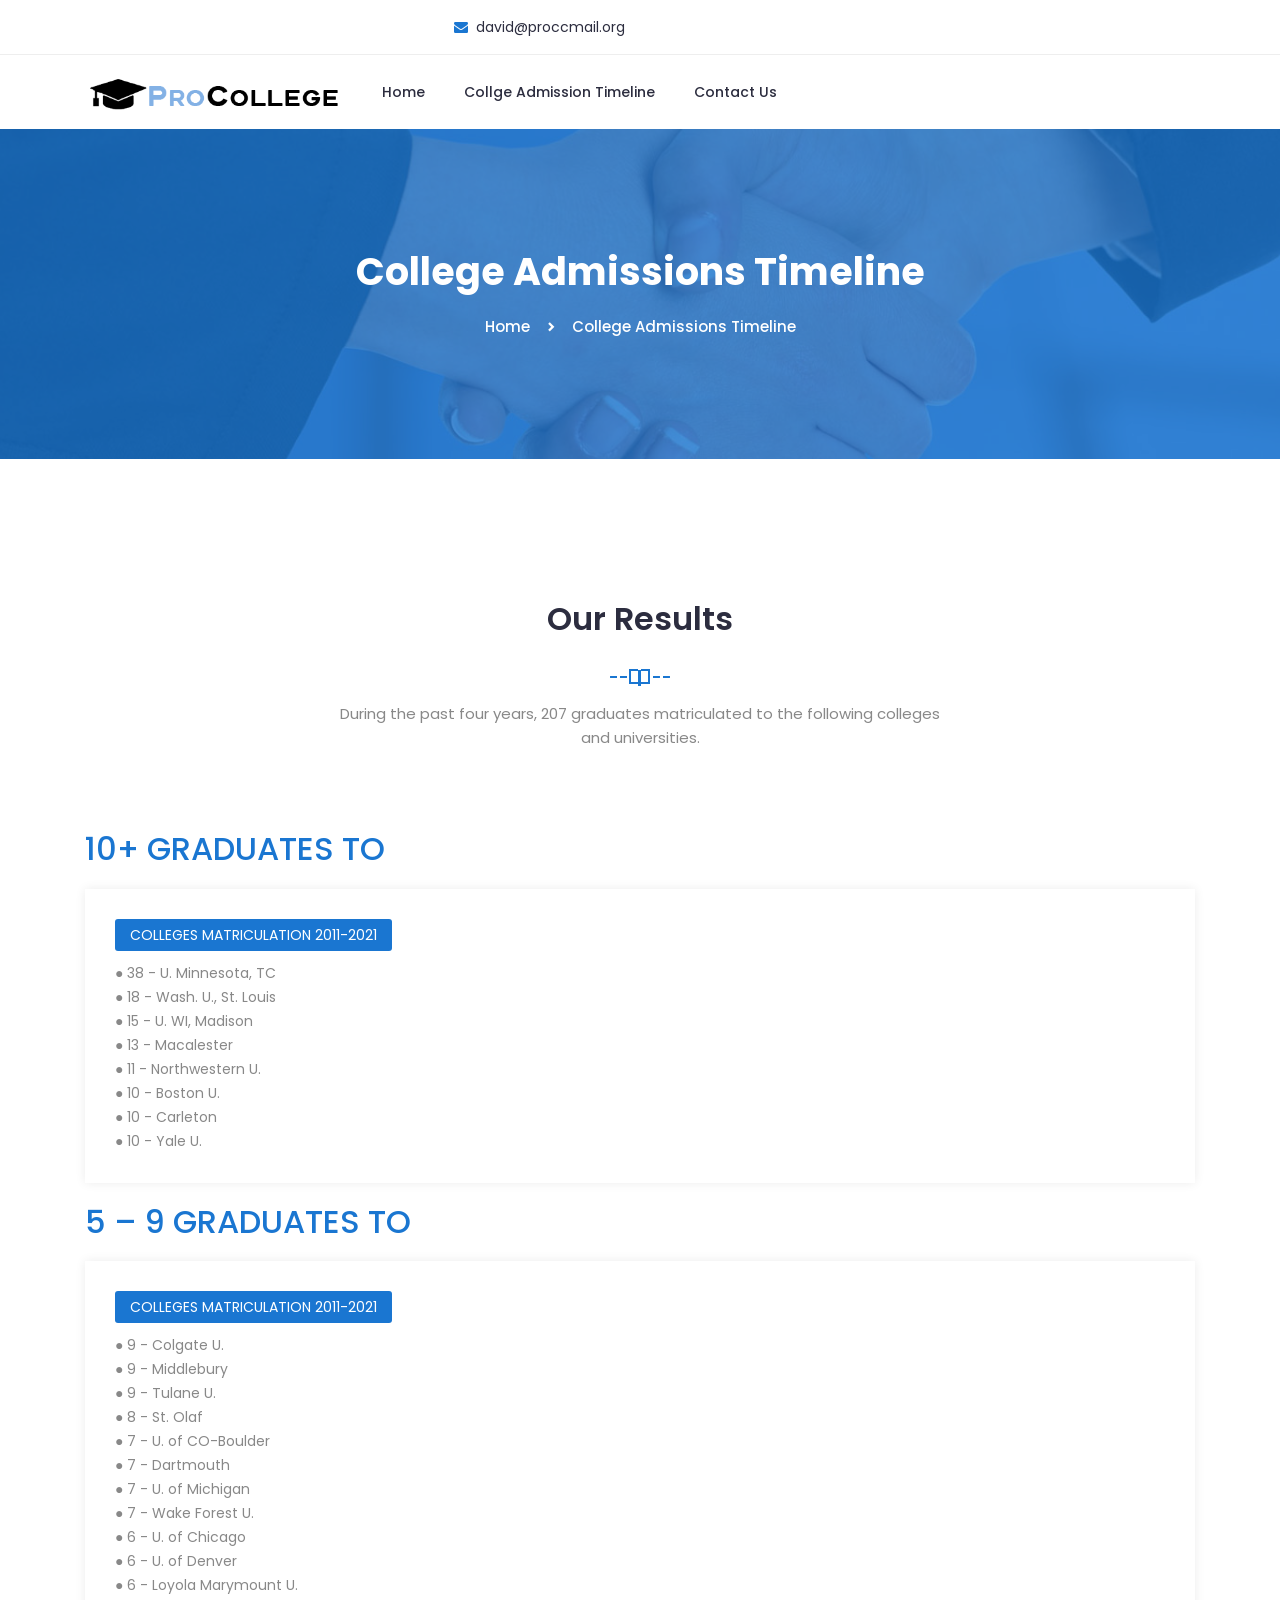
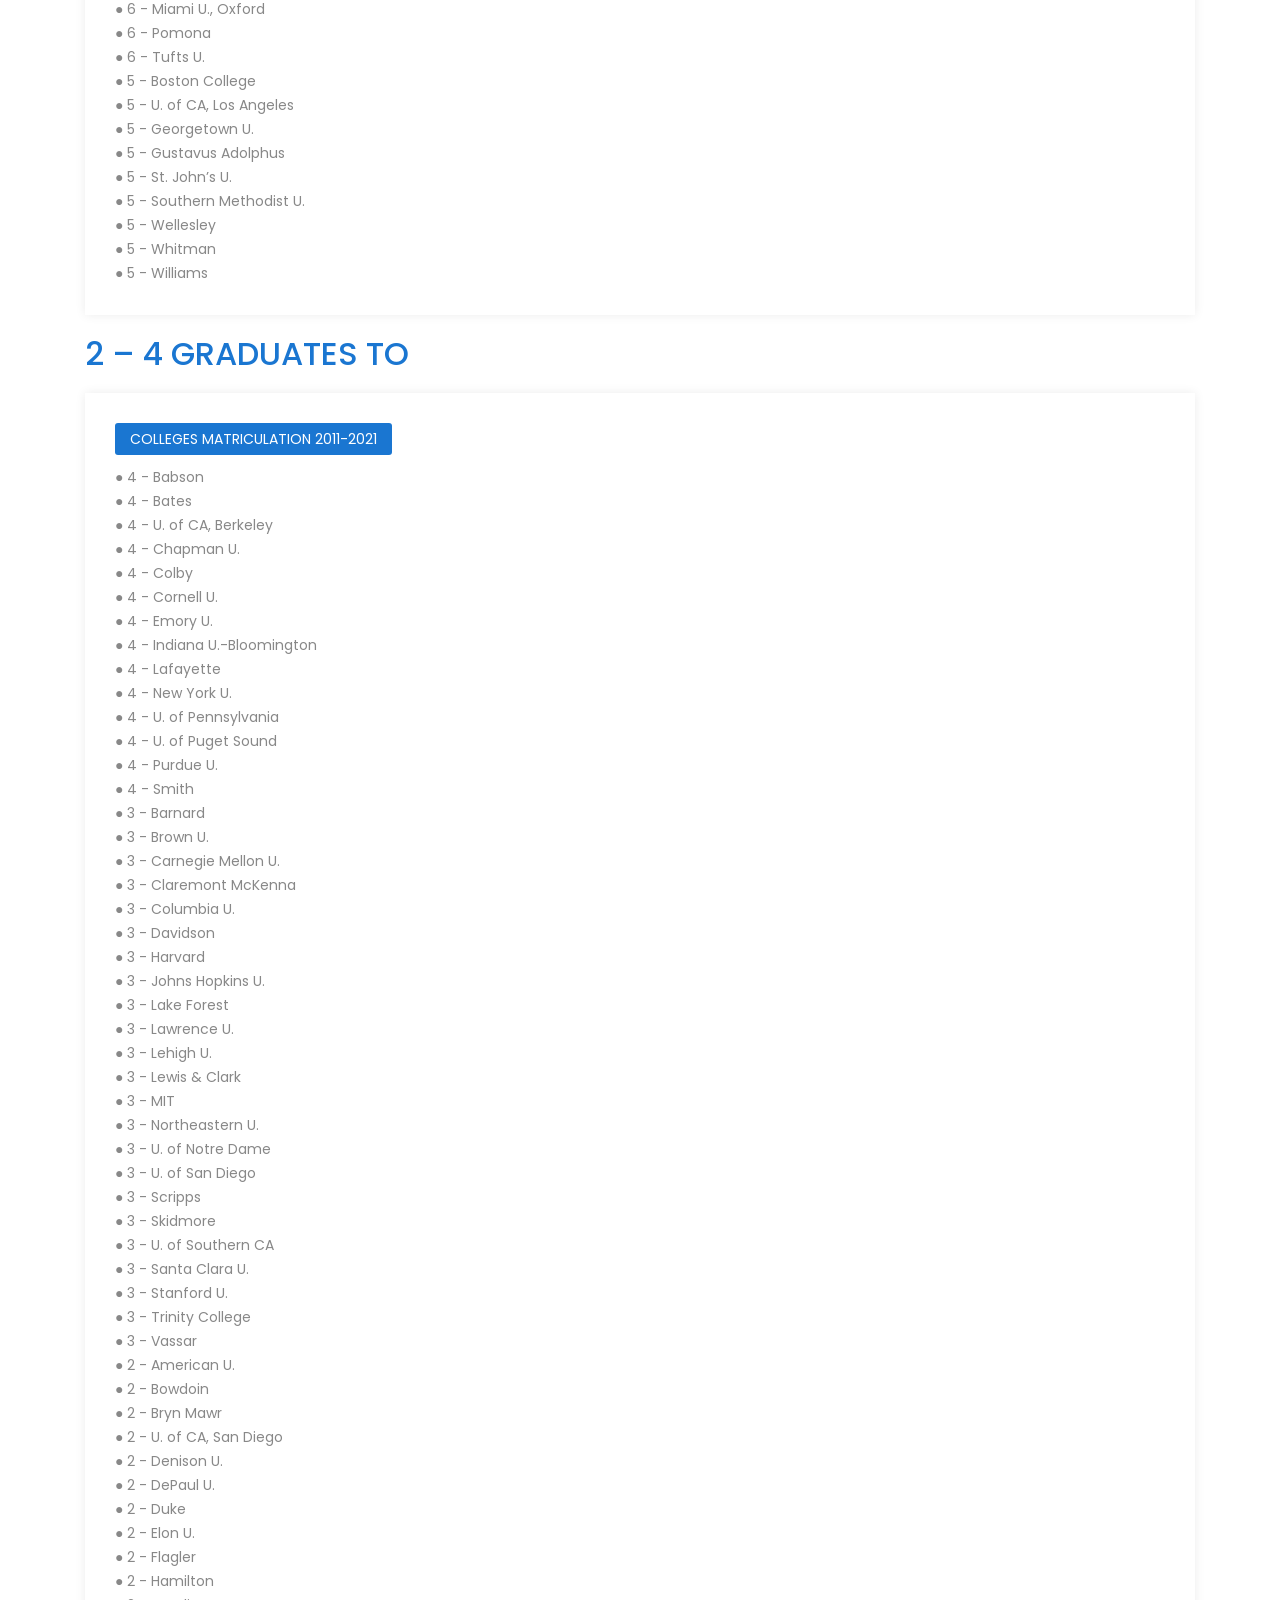
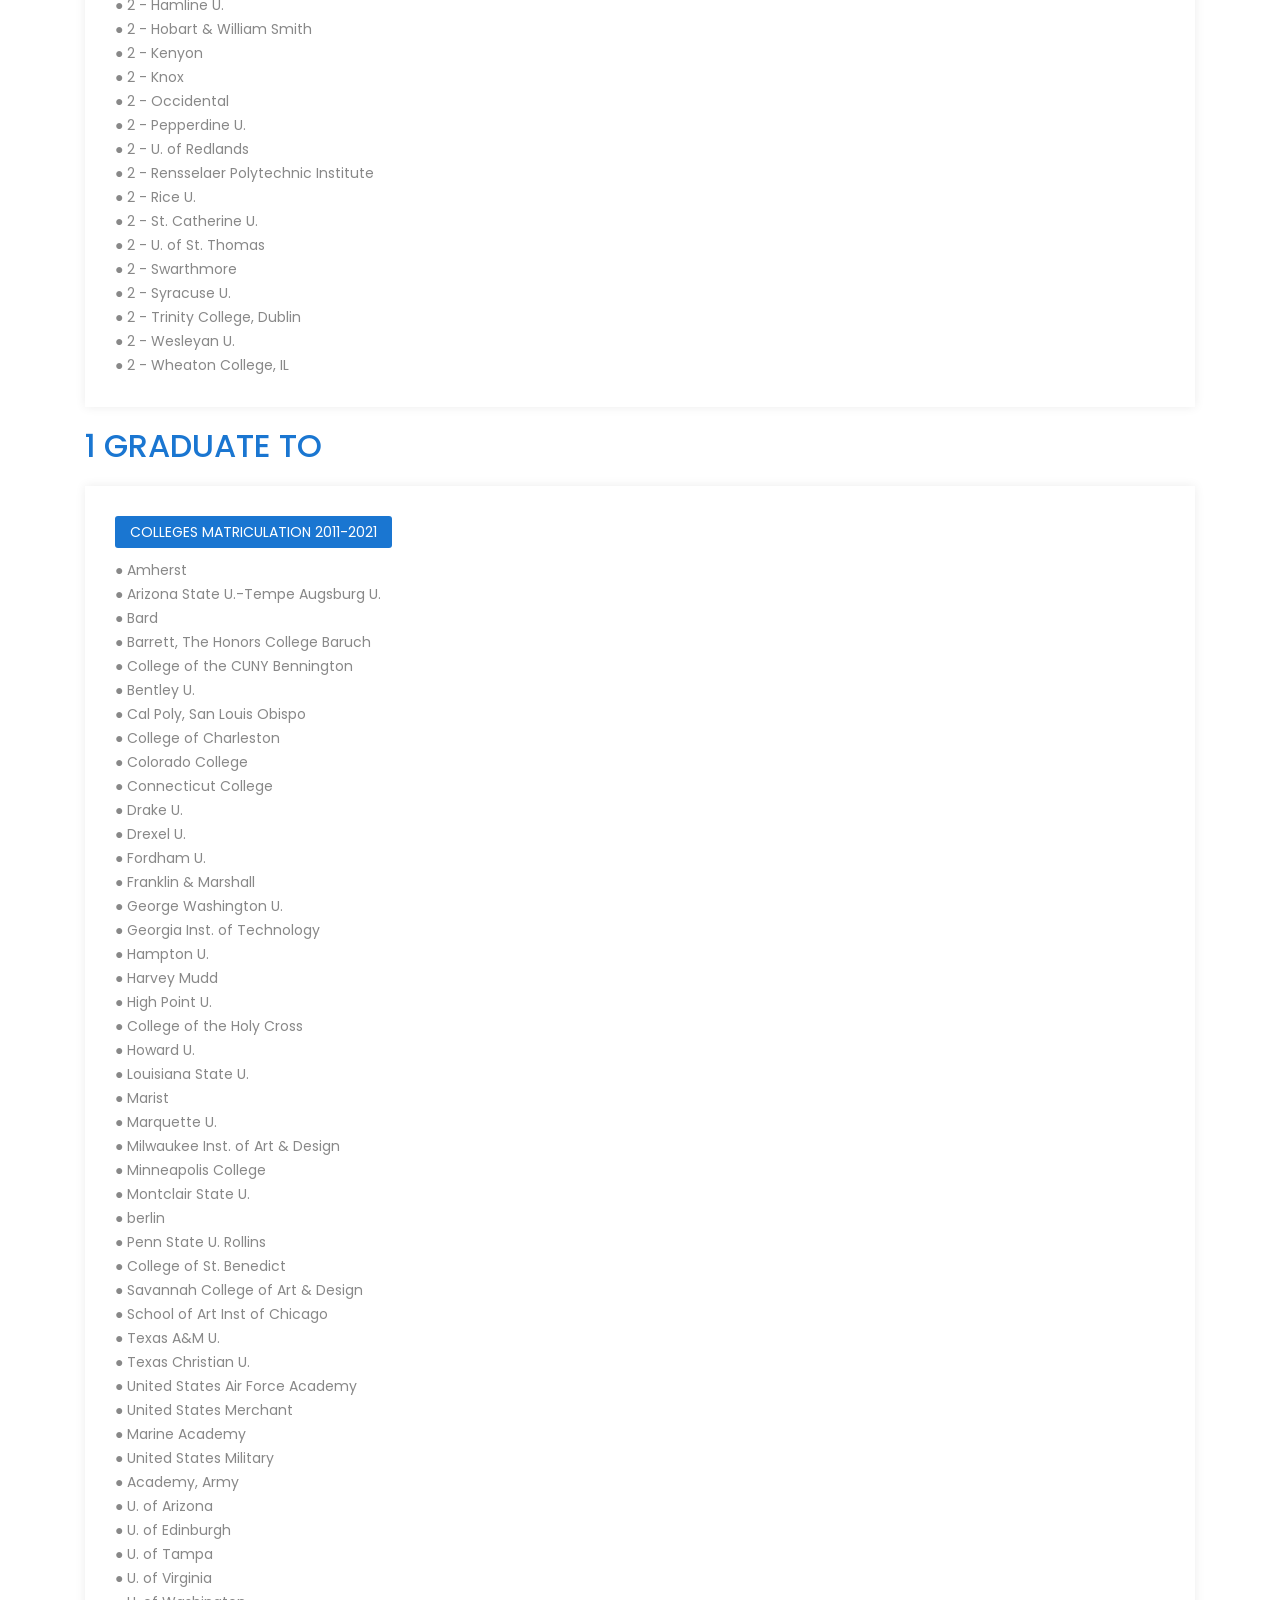
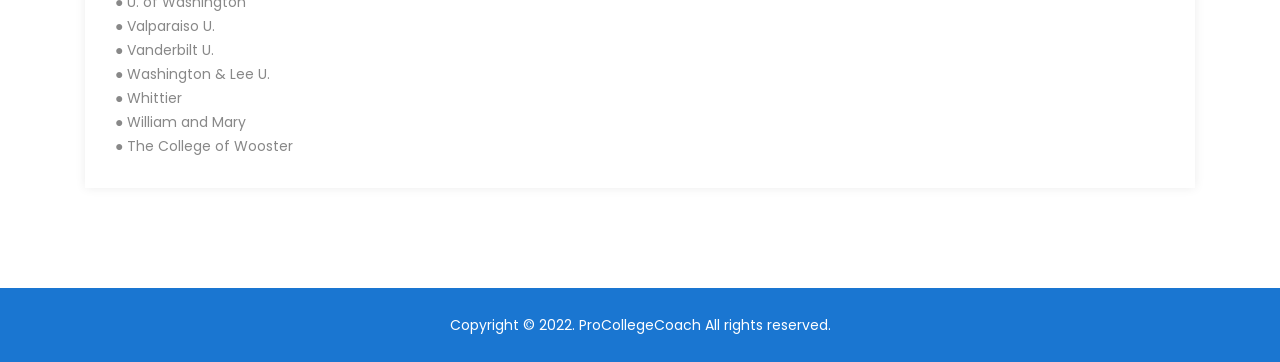
<file: results.html>
<!doctype html>
	<html class="no-js" lang="zxx">
	<head>
		<!-- Meta Tags -->
		<meta charset="utf-8">
		<meta http-equiv="X-UA-Compatible" content="IE=edge">
		<meta name="keywords" content="Site keywords here">
		<meta name="description" content="">
		<meta name='copyright' content=''>
		<meta name="viewport" content="width=device-width, initial-scale=1, shrink-to-fit=no">
		
		<!-- Title -->
		<title></title>
		
		<!-- Favicon -->
		<link rel="icon" href="img/favicon.png">
		
		<!-- Google Fonts -->
		<link href="https://fonts.googleapis.com/css?family=Poppins:200i,300,300i,400,400i,500,500i,600,600i,700,700i,800,800i,900,900i&display=swap" rel="stylesheet">

		<!-- Bootstrap CSS -->
		<link rel="stylesheet" href="css/bootstrap.min.css">
		<!-- Nice Select CSS -->
		<link rel="stylesheet" href="css/nice-select.css">
		<!-- Font Awesome CSS -->
		<link rel="stylesheet" href="css/font-awesome.min.css">
		<!-- icofont CSS -->
		<link rel="stylesheet" href="css/icofont.css">
		<!-- Slicknav -->
		<link rel="stylesheet" href="css/slicknav.min.css">
		<!-- Owl Carousel CSS -->
		<link rel="stylesheet" href="css/owl-carousel.css">
		<!-- Datepicker CSS -->
		<link rel="stylesheet" href="css/datepicker.css">
		<!-- Animate CSS -->
		<link rel="stylesheet" href="css/animate.min.css">
		<!-- Magnific Popup CSS -->
		<link rel="stylesheet" href="css/magnific-popup.css">
		
		<!-- Medipro CSS -->
		<link rel="stylesheet" href="css/normalize.css">
		<link rel="stylesheet" href="style.css">
		<link rel="stylesheet" href="css/responsive.css">
		
		<!-- Color CSS -->
		<link rel="stylesheet" href="css/color/color1.css">
		<!--<link rel="stylesheet" href="css/color/color2.css">-->
		<!--<link rel="stylesheet" href="css/color/color3.css">-->
		<!--<link rel="stylesheet" href="css/color/color4.css">-->
		<!--<link rel="stylesheet" href="css/color/color5.css">-->
		<!--<link rel="stylesheet" href="css/color/color6.css">-->
		<!--<link rel="stylesheet" href="css/color/color7.css">-->
		<!--<link rel="stylesheet" href="css/color/color8.css">-->
		<!--<link rel="stylesheet" href="css/color/color9.css">-->
		<!--<link rel="stylesheet" href="css/color/color10.css">-->
		<!--<link rel="stylesheet" href="css/color/color11.css">-->
		<!--<link rel="stylesheet" href="css/color/color12.css">-->

		<link rel="stylesheet" href="#" id="colors">
		
	</head>
	<body>

		<!-- Preloader -->
        <div class="preloader">
            <div class="loader">
                <!-- <div class="loader-outter"></div>
                <div class="loader-inner"></div> -->

                <div class="indicator"> 
                    <!-- <svg width="16px" height="12px">
                        <polyline id="back" points="1 6 4 6 6 11 10 1 12 6 15 6"></polyline>
                        <polyline id="front" points="1 6 4 6 6 11 10 1 12 6 15 6"></polyline>
                    </svg> -->

					<svg>
    					<g>
    						<polygon id="back"
            					points="83.781 75.269 86.367 72.683 88.954 75.269 88.954 50.216 83.781 52.514"
        					/>
							<polygon id="front"
            					points="83.781 75.269 86.367 72.683 88.954 75.269 88.954 50.216 83.781 52.514"
        					/>
    						<path id="back"
            					d="m93.912 39.711l-41.342-20.705c-1.413-0.708-3.726-0.708-5.139 0l-41.343 20.705c-1.413 0.708-1.455 1.944-0.094 2.746l38.516 22.696 0.026 0.015-25.574-11.445v7.495c0 1.581 1.114 3.531 2.476 4.333l26.086 15.371c1.362 0.803 3.59 0.803 4.952 0l26.086-15.371c1.362-0.803 2.476-2.752 2.476-4.333v-7.486l-25.087 11.149 38.055-22.424c1.361-0.803 1.319-2.039-0.094-2.746z"
        					/>
							<path id="front"
            					d="m93.912 39.711l-41.342-20.705c-1.413-0.708-3.726-0.708-5.139 0l-41.343 20.705c-1.413 0.708-1.455 1.944-0.094 2.746l38.516 22.696 0.026 0.015-25.574-11.445v7.495c0 1.581 1.114 3.531 2.476 4.333l26.086 15.371c1.362 0.803 3.59 0.803 4.952 0l26.086-15.371c1.362-0.803 2.476-2.752 2.476-4.333v-7.486l-25.087 11.149 38.055-22.424c1.361-0.803 1.319-2.039-0.094-2.746z"
        					/>
    					</g>
      				</svg>
                </div>
            </div>
        </div>
        <!-- End Preloader -->
	
		<!-- Header Area -->
		<header class="header" >
			<!-- Topbar -->
			<div class="topbar" >
				<div class="container">
					<div class="row">
						<div class="col-lg-6 col-md-7 col-12">
							<!-- Top Contact -->
							<ul class="top-contact">

								<li><i class="fa fa-envelope"></i>david@proccmail.org</li>
							</ul>
							<!-- End Top Contact -->
						</div>
					</div>
				</div>
			</div>
			<!-- End Topbar -->
			<!-- Header Inner -->
			<div class="header-inner">
				<div class="container">
					<div class="inner">
						<div class="row">
							<div class="col-lg-3 col-md-3 col-12">
								<!-- Start Logo -->
								<div class="logo">
									<a href="index.html"><img src="img/logo.png" alt="#"></a>
								</div>
								<!-- End Logo -->
								<!-- Mobile Nav -->
								<div class="mobile-nav"></div>
								<!-- End Mobile Nav -->
							</div>
							<div class="col-lg-7 col-md-9 col-12">
								<!-- Main Menu -->
								<div class="main-menu">
									<nav class="navigation">
										<ul class="nav menu">
											
												<li><a href="index.html">Home</a></li>
												
											</li>

											<li> <a href="timeline.html">Collge Admission Timeline</a></li>
											
											<li><a href="contact.html">Contact Us</a></li>
										</ul>

									</nav>

								</div>
								<!--/ End Main Menu -->
							</div>
							
						</div>
					</div>
				</div>
			</div>
			<!--/ End Header Inner -->
		</header>
		<!-- End Header Area -->
		
		<!-- Breadcrumbs -->
		<div class="breadcrumbs overlay">
			<div class="container">
				<div class="bread-inner">
					<div class="row">
						<div class="col-12">
							<h2>College Admissions Timeline</h2>
							<ul class="bread-list">
								<li><a href="index.html">Home</a></li>
								<li><i class="icofont-simple-right"></i></li>
								<li class="active">College Admissions Timeline</li>
							</ul>
						</div>
					</div>
				</div>
			</div>
		</div>
		<!-- End Breadcrumbs -->



			<div class="container">
				<div class="row">
					<div class="col-lg-10 col-md-6 col-12" style="margin: 20px;">
						
				
					</div>
				</div>
			</div>



		<!-- Start Blog Area -->
		<section class="blog section" id="blog">
			<div class="container">
				<div class="row">
					<div class="col-lg-12">
						<div class="section-title">
							<h2>Our results</h2>
							<img src="img/section-img.png" alt="#">
							<p>During the past four years, 207 graduates matriculated to the following colleges and universities.</p>
						</div>
					</div>
				</div>
				<div class="row">
					<div class="col-lg-12 col-md-12 col-12">
						<!-- Single Blog -->
						<h2 style="color: #1a76d1; margin-top: 20px; margin-bottom: 20px;">10+ GRADUATES TO</h2>
						
						
						<div class="single-news wow fadeInUp" data-wow-delay="0.4s" data-wow-duration="1s">
							
							<div class="news-body">
								<div class="news-content">
									<div class="date">COLLEGES MATRICULATION 2011-2021</div>
									<ul>
										<li> &#9679; 
										38 - U. Minnesota, TC</li> 
										<li> &#9679; 
										18 - Wash. U., St. Louis</li> 
										<li> &#9679; 
										15 - U. WI, Madison</li> 
										 <li> &#9679; 
										13 - Macalester</li> 
										 <li> &#9679; 
										11 - Northwestern U. </li>
										<li> &#9679;
											10 - Boston U.</li> 
										 <li> &#9679; 
										10 - Carleton</li> 
										 <li> &#9679; 
										10 - Yale U.</li> 
									</ul>
								</div>
							</div>
						</div>
						<!-- End Single Blog -->
					</div>


					

					<div class="col-lg-12 col-md-12 col-12">
						<!-- Single Blog -->
						<h2 style="color: #1a76d1; margin-top: 20px; margin-bottom: 20px;">5 – 9 GRADUATES TO</h2>
						
						
						<div class="single-news wow fadeInUp" data-wow-delay="0.4s" data-wow-duration="1s">
							
							<div class="news-body">
								<div class="news-content">
									<div class="date">COLLEGES MATRICULATION 2011-2021</div>
									<ul>
										<li> &#9679; 
										9 - Colgate U.</li> 
										<li> &#9679; 
										9 - Middlebury</li> 
										<li> &#9679; 
										9 - Tulane U.</li> 
										<li> &#9679; 
										8 - St. Olaf</li> 
										 <li> &#9679; 
										7 - U. of CO-Boulder</li> 
										<li> &#9679; 
										7 - Dartmouth</li> 
										 <li> &#9679; 
										7 - U. of Michigan</li> 
										 <li> &#9679; 
										7 - Wake Forest U.</li> 
										 <li> &#9679; 
										6 - U. of Chicago</li> 
										 <li> &#9679; 
										6 - U. of Denver</li> 
										 <li> &#9679; 
										6 - Loyola Marymount U.</li> 
										<li> &#9679; 
										6 - Miami U., Oxford</li> 
										 <li> &#9679; 
										6 - Pomona</li> 
										 <li> &#9679; 
										6 - Tufts U.</li> 
										 <li> &#9679; 
										5 - Boston College</li> 
										 <li> &#9679; 
										5 - U. of CA, Los Angeles</li> 
										<li> &#9679; 
										5 - Georgetown U.</li> 
										 <li> &#9679; 
										5 - Gustavus Adolphus</li> 
										 <li> &#9679; 
										5 - St. John’s U.</li> 
										 <li> &#9679; 
										5 - Southern Methodist U.</li> 
										<li> &#9679; 
										5 - Wellesley</li> 
										 <li> &#9679; 
										5 - Whitman</li> 
										 <li> &#9679; 
										5 - Williams</li> 
									</ul>
								</div>
							</div>
						</div>
						<!-- End Single Blog -->
					</div>

					<div class="col-lg-12 col-md-12 col-12">
						<!-- Single Blog -->
						<h2 style="color: #1a76d1; margin-top: 20px; margin-bottom: 20px;">2 – 4 GRADUATES TO</h2>
						
						
						<div class="single-news wow fadeInUp" data-wow-delay="0.4s" data-wow-duration="1s">
							
							<div class="news-body">
								<div class="news-content">
									<div class="date">COLLEGES MATRICULATION 2011-2021</div>
									<ul>
										<li> &#9679; 
										4 - Babson</li> 
										 <li> &#9679; 
										4 - Bates</li> 
										 <li> &#9679; 
										4 - U. of CA, Berkeley</li>
										<li> &#9679; 
										4 - Chapman U.</li> 
										 <li> &#9679; 
										4 - Colby</li> 
										 <li> &#9679; 
										4 - Cornell U.</li> 
										 <li> &#9679; 
										4 - Emory U.</li> 
										
										
										 <li> &#9679; 
										4 - Indiana U.-Bloomington</li>
										<li> &#9679;
											4 - Lafayette</li> 
										 <li> &#9679; 
										4 - New York U.</li> 
										 <li> &#9679; 
										4 - U. of Pennsylvania</li> 
										 <li> &#9679; 
										4 - U. of Puget Sound
										</li>
										<li> &#9679;
										4 - Purdue U.</li> 
										 <li> &#9679; 
										4 - Smith</li> 
										 <li> &#9679; 
										3 - Barnard</li> 
										 <li> &#9679; 
										3 - Brown U.</li> 
										 <li> &#9679; 
										3 - Carnegie Mellon U.</li> 
										 <li> &#9679; 
										3 - Claremont McKenna</li> 
										 <li> &#9679; 
										3 - Columbia U.</li> 
										 <li> &#9679; 
										3 - Davidson</li> 
										 <li> &#9679; 
										3 - Harvard</li> 
										 <li> &#9679; 
										3 - Johns Hopkins U.</li> 
										 <li> &#9679; 
										3 - Lake Forest</li> 
										 <li> &#9679; 
										3 - Lawrence U.</li> 
										 <li> &#9679; 
										3 - Lehigh U.</li> 
										 <li> &#9679; 
										3 - Lewis & Clark</li> 
										 <li> &#9679; 
										3 - MIT</li> 
										 <li> &#9679; 
										3 - Northeastern U.</li> 
										 <li> &#9679; 
										3 - U. of Notre Dame</li> 
										 <li> &#9679; 
										3 - U. of San Diego</li> 
										 <li> &#9679; 
										3 - Scripps</li> 
										 <li> &#9679; 
										3 - Skidmore</li> 
										 <li> &#9679; 
										3 - U. of Southern CA</li> 
										<li> &#9679; 

										3 - Santa Clara U.</li> 
										 <li> &#9679; 
										3 - Stanford U.</li> 
										 
										<li> &#9679; 
										3 - Trinity College</li> 
										 <li> &#9679; 
										3 - Vassar</li> 
										 <li> &#9679; 
										2 - American U.</li> 
										 <li> &#9679; 
										2 - Bowdoin</li> 
										 <li> &#9679; 
										2 - Bryn Mawr</li> 
										 <li> &#9679; 
										2 - U. of CA, San Diego</li> 
										 <li> &#9679; 
										2 - Denison U.</li> 
										 <li> &#9679; 
										2 - DePaul U.</li> 
										 <li> &#9679; 
										2 - Duke</li> 
										 <li> &#9679; 
										2 - Elon U.</li> 
										 <li> &#9679; 
										2 - Flagler</li> 
										 <li> &#9679; 
										2 - Hamilton</li> 
										 <li> &#9679; 
										2 - Hamline U.</li> 
										 <li> &#9679; 
										2 - Hobart & William Smith</li>
										<li> &#9679;
										2 - Kenyon</li> 
										 <li> &#9679; 
										2 - Knox</li> 
										 <li> &#9679; 
										2 - Occidental</li> 
										 <li> &#9679; 
										2 - Pepperdine U.</li> 
										 <li> &#9679; 
										2 - U. of Redlands</li> 
										 <li> &#9679; 
										2 - Rensselaer Polytechnic Institute</li> 
										 <li> &#9679; 
										 2 - Rice U.</li> 
										 
										 <li> &#9679; 
										2 - St. Catherine U.</li> 
										 <li> &#9679; 
										2 - U. of St. Thomas</li> 
										 <li> &#9679; 
										2 - Swarthmore</li> 
										 <li> &#9679; 
										2 - Syracuse U.</li> 
										 <li> &#9679; 
										2 - Trinity College, Dublin</li>
										<li> &#9679; 
											2 - Wesleyan U.</li> 
										 <li> &#9679; 
										2 - Wheaton College, IL</li>
									</ul>
								</div>
							</div>
						</div>
						<!-- End Single Blog -->
					</div>
					
					

					<div class="col-lg-12 col-md-12 col-12">
						<!-- Single Blog -->
						<h2 style="color: #1a76d1; margin-top: 20px; margin-bottom: 20px;">1 GRADUATE TO</h2>
						
						
						<div class="single-news wow fadeInUp" data-wow-delay="0.4s" data-wow-duration="1s">
							
							<div class="news-body">
								<div class="news-content">
									<div class="date">COLLEGES MATRICULATION 2011-2021</div>
									<ul>
										<li> &#9679; 
										Amherst</li> 
										 <li> &#9679; 
										Arizona State U.-Tempe Augsburg U.</li> 
										 <li> &#9679; 
										Bard</li> 
										 <li> &#9679; 
										Barrett, The Honors College Baruch</li>
										<li> &#9679; 
											College of the CUNY Bennington</li> 
										 <li> &#9679; 
										Bentley U.</li> 
										 <li> &#9679; 
											Cal Poly, San Louis Obispo</li>
										<li> &#9679;
											College of Charleston</li> 
										 <li> &#9679; 
										Colorado College</li> 
										 <li> &#9679; 
										Connecticut College</li> 
										 <li> &#9679; 
										Drake U.</li> 
										 <li> &#9679; 
										Drexel U.</li> 
										 <li> &#9679; 
										Fordham U.</li> 
										 <li> &#9679; 
										Franklin & Marshall</li> 
										 <li> &#9679; 
										George Washington U.</li> 
										 <li> &#9679; 
										Georgia Inst. of Technology</li>
										<li> &#9679; 
										Hampton U.</li> 
										 <li> &#9679; 
										Harvey Mudd</li> 
										 <li> &#9679; 
										High Point U.</li> 
										 <li> &#9679; 
										College of the Holy Cross</li>
										<li> &#9679;
										Howard U.</li> 
										 <li> &#9679; 
										Louisiana State U.</li> 
										 <li> &#9679; 
										Marist</li> 
										 <li> &#9679; 
										Marquette U.</li> 
										 <li> &#9679; 
										Milwaukee Inst. of Art & Design</li> 
										 <li> &#9679; 
										Minneapolis College</li>
										<li> &#9679; 
											Montclair State U.</li>
										<li> &#9679; 
											berlin</li> 
										 <li> &#9679; 
										Penn State U. Rollins</li> 
										 <li> &#9679; 
										College of St. Benedict</li> 
										 <li> &#9679; 
										Savannah College of Art & Design</li>
										<li> &#9679;
										School of Art Inst of Chicago</li> 
										<li> &#9679;
										Texas A&M U.</li> 
										 <li> &#9679; 
										Texas Christian U.</li> 
										 <li> &#9679; 
										United States Air Force Academy</li>
										<li> &#9679;
										United States Merchant</li> 
										 <li> &#9679; 
										Marine Academy</li>
										<li> &#9679; 
										United States Military</li> 
										 <li> &#9679; 
										Academy, Army</li>
										<li> &#9679;
											U. of Arizona</li> 
										<li> &#9679; 
										U. of Edinburgh</li>
										<li> &#9679;
										U. of Tampa</li> 
										 <li> &#9679; 
										U. of Virginia</li> 
										 <li> &#9679; 
										U. of Washington</li>
										<li> &#9679;
											Valparaiso U.</li>
										<li> &#9679;
											Vanderbilt U.</li>
										<li> &#9679;
											Washington & Lee U. </li>
										<li> &#9679;
										Whittier</li> 
										 <li> &#9679; 
										William and Mary</li> 
										 <li> &#9679; 
										The College of Wooster </li>
									</ul>
								</div>
							</div>
						</div>
						<!-- End Single Blog -->
					</div>


				

				</div>
			</div>
		</section>
		<!-- End Blog Area -->




		<!-- Footer Area -->
		<footer id="footer" class="footer">
		
			<!-- Copyright -->
			<div class="copyright">
				<div class="container">
					<div class="row">
						<div class="col-lg-12 col-md-12 col-12">
							<div class="copyright-content">
								<p>Copyright &copy; 2022. ProCollegeCoach All rights reserved.</p>
							</div>
						</div>
					</div>
				</div>
			</div>
			<!--/ End Copyright -->
		</footer>
		<!--/ End Footer Area -->		
				
				
										

	<!-- jquery Min JS -->
	<script src="js/jquery.min.js"></script>
	<!-- jquery Migrate JS -->
	<script src="js/jquery-migrate-3.0.0.js"></script>
	<!-- jquery Ui JS -->
	<script src="js/jquery-ui.min.js"></script>
	<!-- Easing JS -->
	<script src="js/easing.js"></script>
	<!-- Color JS -->
	<script src="js/colors.js"></script>
	<!-- Popper JS -->
	<script src="js/popper.min.js"></script>
	<!-- Bootstrap Datepicker JS -->
	<script src="js/bootstrap-datepicker.js"></script>
	<!-- Jquery Nav JS -->
	<script src="js/jquery.nav.js"></script>
	<!-- Slicknav JS -->
	<script src="js/slicknav.min.js"></script>
	<!-- ScrollUp JS -->
	<script src="js/jquery.scrollUp.min.js"></script>
	<!-- Niceselect JS -->
	<script src="js/niceselect.js"></script>
	<!-- Tilt Jquery JS -->
	<script src="js/tilt.jquery.min.js"></script>
	<!-- Owl Carousel JS -->
	<script src="js/owl-carousel.js"></script>
	<!-- counterup JS -->
	<script src="js/jquery.counterup.min.js"></script>
	<!-- Steller JS -->
	<script src="js/steller.js"></script>
	<!-- Wow JS -->
	<script src="js/wow.min.js"></script>
	<!-- Magnific Popup JS -->
	<script src="js/jquery.magnific-popup.min.js"></script>
	<!-- Counter Up CDN JS -->
	<script src="js/waypoints.min.js"></script>
	<!-- Bootstrap JS -->
	<script src="js/bootstrap.min.js"></script>
	<!-- Main JS -->
	<script src="js/main.js"></script>
</body>
</html>
</file>
<file: css/nice-select.css>
.nice-select {
    -webkit-tap-highlight-color: transparent;
    background-color: #fff;
    border-radius: 5px;
    border: solid 1px #e8e8e8;
    box-sizing: border-box;
    clear: both;
    cursor: pointer;
    display: block;
    float: left;
    font-family: inherit;
    font-size: 15px;
    font-weight: normal;
    height: 42px;
    line-height: 27px;
    outline: none;
    padding-left: 18px;
    padding-right: 30px;
    position: relative;
    text-align: left !important;
    -webkit-transition: all 0.2s ease-in-out;
    transition: all 0.2s ease-in-out;
    -webkit-user-select: none;
    -moz-user-select: none;
    -ms-user-select: none;
    user-select: none;
    white-space: nowrap;
    width: auto;
    margin-bottom: 16px;
}

.nice-select:hover {
    border-color: #3164F4;
}

.nice-select:active,
.nice-select.open,
.nice-select:focus {
    border-color: #999;
}

.nice-select:after {
    border-bottom: 2px solid #999;
    border-right: 2px solid #999;
    content: '';
    display: block;
    height: 8px;
    margin-top: -4px;
    pointer-events: none;
    position: absolute;
    right: 12px;
    top: 50%;
    -webkit-transform-origin: 66% 66%;
    -ms-transform-origin: 66% 66%;
    transform-origin: 66% 66%;
    -webkit-transform: rotate(45deg);
    -ms-transform: rotate(45deg);
    transform: rotate(45deg);
    -webkit-transition: all 0.15s ease-in-out;
    transition: all 0.15s ease-in-out;
    width: 8px;
}

.nice-select.open:after {
    -webkit-transform: rotate(-135deg);
    -ms-transform: rotate(-135deg);
    transform: rotate(-135deg);
}

.nice-select.open .list {
    opacity: 1;
    pointer-events: auto;
    -webkit-transform: scale(1) translateY(0);
    -ms-transform: scale(1) translateY(0);
    transform: scale(1) translateY(0);
}

.nice-select.disabled {
    border-color: #ededed;
    color: #999;
    pointer-events: none;
}

.nice-select.disabled:after {
    border-color: #cccccc;
}

.nice-select.wide {
    width: 100%;
}

.nice-select.wide .list {
    left: 0 !important;
    right: 0 !important;
}

.nice-select.right {
    float: right;
}

.nice-select.right .list {
    left: auto;
    right: 0;
}

.nice-select.small {
    font-size: 12px;
    height: 36px;
    line-height: 34px;
}

.nice-select.small:after {
    height: 4px;
    width: 4px;
}

.nice-select.small .option {
    line-height: 34px;
    min-height: 34px;
}

.nice-select .list {
    background-color: #fff;
    border-radius: 5px;
    box-shadow: 0 0 0 1px rgba(68, 68, 68, 0.11);
    box-sizing: border-box;
    margin-top: 4px;
    opacity: 0;
    overflow: hidden;
    padding: 0;
    pointer-events: none;
    position: absolute;
    top: 100%;
    left: 0;
    -webkit-transform-origin: 50% 0;
    -ms-transform-origin: 50% 0;
    transform-origin: 50% 0;
    -webkit-transform: scale(0.75) translateY(-21px);
    -ms-transform: scale(0.75) translateY(-21px);
    transform: scale(0.75) translateY(-21px);
    -webkit-transition: all 0.2s cubic-bezier(0.5, 0, 0, 1.25), opacity 0.15s ease-out;
    transition: all 0.2s cubic-bezier(0.5, 0, 0, 1.25), opacity 0.15s ease-out;
    z-index: 9;
}

.nice-select .list:hover .option:not(:hover) {
    background-color: transparent !important;
}

.nice-select .option {
    cursor: pointer;
    font-weight: 400;
    line-height: 40px;
    list-style: none;
    min-height: 40px;
    outline: none;
    padding-left: 18px;
    padding-right: 29px;
    text-align: left;
    -webkit-transition: all 0.2s;
    transition: all 0.2s;
}

.nice-select .option:hover {
    background-color: #238AC1;
    color: #fff;
}

.nice-select .option.selected {
    font-weight: bold;
}

.nice-select .option.disabled {
    background-color: transparent;
    color: #999;
    cursor: default;
}

.no-csspointerevents .nice-select .list {
    display: none;
}

.no-csspointerevents .nice-select.open .list {
    display: block;
}

.contact-form-wrapper .list {
    background: #2f3341 none repeat scroll 0 0;
    border-radius: 0;
}
</file>
<file: css/owl-carousel.css>
/**
 * Owl Carousel v2.2.1
 * Copyright 2013-2017 David Deutsch
 * Licensed under  ()
 */
/*
 * 	Default theme - Owl Carousel CSS File
 */
.owl-theme .owl-nav {
	text-align: center;
	-webkit-tap-highlight-color: transparent;
}
.owl-theme .owl-nav [class*='owl-'] {
    color: #FFF;
    font-size: 14px;
    margin: 5px;
    padding: 4px 7px;
    background: #D6D6D6;
    display: inline-block;
    cursor: pointer;
    border-radius: 3px; }
.owl-theme .owl-nav [class*='owl-']:hover {
    background: #869791;
    color: #FFF;
    text-decoration: none; }
.owl-theme .owl-nav .disabled {
    opacity: 0.5;
    cursor: default; 
}
.owl-theme .owl-nav.disabled + .owl-dots {
	margin-top: 10px; }

.owl-theme .owl-dots {
	text-align: center;
	-webkit-tap-highlight-color: transparent; }
.owl-theme .owl-dots .owl-dot {
    display: inline-block;
    zoom: 1;
    *display: inline; }
.owl-theme .owl-dots .owl-dot span {
    width: 10px;
    height: 10px;
    margin: 5px 7px;
    background: #D6D6D6;
    display: block;
    -webkit-backface-visibility: visible;
    transition: opacity 200ms ease;
    border-radius: 30px; }
.owl-theme .owl-dots .owl-dot.active span, .owl-theme .owl-dots .owl-dot:hover span {
    background: #869791; 
}

/* 
 *  Owl Carousel - Animate Plugin
 */
.owl-carousel .animated {
  -webkit-animation-duration: 1000ms;
  animation-duration: 1000ms;
  -webkit-animation-fill-mode: both;
  animation-fill-mode: both;
}
.owl-carousel .owl-animated-in {
  z-index: 0;
}
.owl-carousel .owl-animated-out {
  z-index: 1;
}
.owl-carousel .fadeOut {
  -webkit-animation-name: fadeOut;
  animation-name: fadeOut;
}

@-webkit-keyframes fadeOut {
  0% {
    opacity: 1;
  }

  100% {
    opacity: 0;
  }
}
@keyframes fadeOut {
  0% {
    opacity: 1;
  }

  100% {
    opacity: 0;
  }
}

/* 
 * 	Owl Carousel - Auto Height Plugin
 */
.owl-height {
  -webkit-transition: height 500ms ease-in-out;
  -moz-transition: height 500ms ease-in-out;
  -ms-transition: height 500ms ease-in-out;
  -o-transition: height 500ms ease-in-out;
  transition: height 500ms ease-in-out;
}

/* 
 *  Core Owl Carousel CSS File
 */
.owl-carousel {
  display: none;
  width: 100%;
  -webkit-tap-highlight-color: transparent;
  /* position relative and z-index fix webkit rendering fonts issue */
  position: relative;
  z-index: 1;
}
.owl-carousel .owl-stage {
  position: relative;
  -ms-touch-action: pan-Y;
}
.owl-carousel .owl-stage:after {
  content: ".";
  display: block;
  clear: both;
  visibility: hidden;
  line-height: 0;
  height: 0;
}
.owl-carousel .owl-stage-outer {
  position: relative;
  overflow: hidden;
  /* fix for flashing background */
  -webkit-transform: translate3d(0px, 0px, 0px);
}
.owl-carousel .owl-controls .owl-nav .owl-prev,
.owl-carousel .owl-controls .owl-nav .owl-next,
.owl-carousel .owl-controls .owl-dot {
  cursor: pointer;
  cursor: hand;
  -webkit-user-select: none;
  -khtml-user-select: none;
  -moz-user-select: none;
  -ms-user-select: none;
  user-select: none;
}
.owl-carousel.owl-loaded {
  display: block;
}
.owl-carousel.owl-loading {
  opacity: 0;
  display: block;
}
.owl-carousel.owl-hidden {
  opacity: 0;
}
.owl-carousel .owl-refresh .owl-item {
  display: none;
}
.owl-carousel .owl-item {
  position: relative;
  min-height: 1px;
  float: left;
  -webkit-backface-visibility: hidden;
  -webkit-tap-highlight-color: transparent;
  -webkit-touch-callout: none;
  -webkit-user-select: none;
  -moz-user-select: none;
  -ms-user-select: none;
  user-select: none;
}
.owl-carousel .owl-item img {
  display: block;
  width: 100%;
  -webkit-transform-style: preserve-3d;
}
.owl-carousel.owl-text-select-on .owl-item {
  -webkit-user-select: auto;
  -moz-user-select: auto;
  -ms-user-select: auto;
  user-select: auto;
}
.owl-carousel .owl-grab {
  cursor: move;
  cursor: -webkit-grab;
  cursor: -o-grab;
  cursor: -ms-grab;
  cursor: grab;
}
.owl-carousel.owl-rtl {
  direction: rtl;
}
.owl-carousel.owl-rtl .owl-item {
  float: right;
}

/* No Js */
.no-js .owl-carousel {
  display: block;
}

/* 
 * 	Owl Carousel - Lazy Load Plugin
 */
.owl-carousel .owl-item .owl-lazy {
  opacity: 0;
  -webkit-transition: opacity 400ms ease;
  -moz-transition: opacity 400ms ease;
  -ms-transition: opacity 400ms ease;
  -o-transition: opacity 400ms ease;
  transition: opacity 400ms ease;
}
.owl-carousel .owl-item img {
  transform-style: preserve-3d;
}

/* 
 * 	Owl Carousel - Video Plugin
 */
.owl-carousel .owl-video-wrapper {
  position: relative;
  height: 100%;
  background: #000;
}
.owl-carousel .owl-video-play-icon {
  position: absolute;
  height: 80px;
  width: 80px;
  left: 50%;
  top: 50%;
  margin-left: -40px;
  margin-top: -40px;
  background: url("owl.video.play.png") no-repeat;
  cursor: pointer;
  z-index: 1;
  -webkit-backface-visibility: hidden;
  -webkit-transition: scale 100ms ease;
  -moz-transition: scale 100ms ease;
  -ms-transition: scale 100ms ease;
  -o-transition: scale 100ms ease;
  transition: scale 100ms ease;
}
.owl-carousel .owl-video-play-icon:hover {
  -webkit-transition: scale(1.3, 1.3);
  -moz-transition: scale(1.3, 1.3);
  -ms-transition: scale(1.3, 1.3);
  -o-transition: scale(1.3, 1.3);
  transition: scale(1.3, 1.3);
}
.owl-carousel .owl-video-playing .owl-video-tn,
.owl-carousel .owl-video-playing .owl-video-play-icon {
  display: none;
}
.owl-carousel .owl-video-tn {
  opacity: 0;
  height: 100%;
  background-position: center center;
  background-repeat: no-repeat;
  -webkit-background-size: contain;
  -moz-background-size: contain;
  -o-background-size: contain;
  background-size: contain;
  -webkit-transition: opacity 400ms ease;
  -moz-transition: opacity 400ms ease;
  -ms-transition: opacity 400ms ease;
  -o-transition: opacity 400ms ease;
  transition: opacity 400ms ease;
}
.owl-carousel .owl-video-frame {
  position: relative;
  z-index: 1;
};
</file>
<file: style.css>
/* =====================================
Template Name: 	Mediplus.
Author Name: Naimur Rahman
Website: http://wpthemesgrid.com/
Description: Mediplus - Doctor HTML Template.
Version:	1.1
========================================*/   
/*======================================
[ CSS Table of contents ]
* Global CSS
* Header CSS
	+ Topbar
	+ Logo
	+ Widget
	+ Main Menu
	+ Search
* Hero Slider CSS
* Schedule CSS
* Feautes CSS
* Fun Facts CSS
* Why Choose CSS
* Call to Action CSS
* Portfolio CSS
	+ Portfolio Single CSS
* Services CSS
* Testimonials CSS
* Departments CSS
* Pricing Table CSS
* Clients CSS
* Team CSS
	+ Single Team
* Blog CSS
	+ Latest Blog CSS
	+ Blog Single CSS
	+ Blog Sidebar CSS
* Appointment CSS
* Login CSS
* Register CSS
* Faq CSS
* Contact Us CSS
* Error 404 CSS
* Mail Success CSS
* Newsletter CSS
* Doctor Calendar CSS
* About Us CSS
* Footer CSS
========================================*/ 
/*=============================
	Global CSS 
===============================*/
body{
    font-family: 'Poppins', sans-serif;
	font-weight: 400;
	font-size:14px;
	color:#888;
}
#scrollUp {
	bottom: 15px;
	right: 15px;
	padding: 10px 20px;
	background: #1a76d1;
	color: #fff;
	font-size: 25px;
	width: 45px;
	height: 45px;
	text-align: center;
	line-height: 45px;
	padding: 0;
	border-radius: 3px;
	box-shadow: 0px 0px 10px #00000026;
}
#scrollUp:hover{
	background:#2C2D3F;
}
/* Color Plate */
.color-plate {
	position: fixed;
	display: block;
	z-index: 99998;
	padding: 20px;
	width: 245px;
	background: #fff;
	right: -245px;
	text-align: left;
	top: 30%;
	-webkit-transition:all 0.4s ease;
	-moz-transition:all 0.4s ease;
	transition:all 0.4s ease;
	-webkit-box-shadow: -3px 0px 25px -2px rgba(0, 0, 0, 0.2);
	-moz-box-shadow: -3px 0px 25px -2px rgba(0, 0, 0, 0.2);
	box-shadow: -3px 0px 25px -2px rgba(0, 0, 0, 0.2);
}
.color-plate.active{
	right:0;
}
.color-plate .color-plate-icon {
	position: absolute;
	left: -48px;
	width: 48px;
	height: 45px;
	line-height: 45px;
	font-size: 21px;
	border-radius: 5px 0 0 5px;
	background: #1A76D1;
	text-align: center;
	color: #fff !important;
	top: 0;
	cursor: pointer;
	box-shadow: -4px 0px 5px #00000036;
}
.color-plate h4 {
	display: block;
	font-size: 15px;
	margin-bottom: 5px;
	font-weight: 500;
}
.color-plate p {
	font-size: 13px;
	margin-bottom: 15px;
	line-height: 20px;
}
.color-plate span {
	width: 42px;
	height: 35px;
	border-radius: 0;
	cursor: pointer;
	display: inline-block;
	margin-right: 3px;
}
.color-plate span:hover{
	cursor:pointer;
}
.color-plate span.color1{
	background:#1A76D1;
}
.color-plate span.color2{
	background:#2196F3;
}
.color-plate span.color3{
	background:#32B87D;
}
.color-plate span.color4{
	background:#FE754A;
}
.color-plate span.color5{
	background:#F82F56;
}
.color-plate span.color6{
	background:#01B2B7;
}
.color-plate span.color7{
	background:#6c5ce7;
}
.color-plate span.color8{
	background:#85BA46;
}
.color-plate span.color9{
	background:#273c75;
}
.color-plate span.color10{
	background:#FD7272;
}
.color-plate span.color11{
	background:#badc58;
}
.color-plate span.color12{
	background:#44ce6f;
}
/*=============================
	End Global CSS 
===============================*/

/*===================
	Start Header CSS 
=====================*/
.header{
	background-color:#fff;
	position:relative;
}
.header .navbar-collapse{
	padding:0;
}
/* Topbar */
.header .topbar{
	background-color:#fff;
	border-bottom:1px solid #eee;
}
.header .topbar{
	padding:15px 0;
}
.header .top-link{
	float:left;
}
.header .top-link li{
	display:inline-block;
	margin-right:15px;
}
.header .top-link li:last-child{
	margin-right:0px;
}
.header .top-link li a{
	color:#2C2D3F;
	font-size:14px;
	font-weight:400;
}
.header .top-link li:hover a{
	color:#1A76D1;
}
.header .top-contact{
	float:right;
}
.header .top-contact li{
	display:inline-block;
	margin-right:25px;
	color:#2C2D3F;
}
.header .top-contact li:last-child{
	margin-right:0;
}
.header .top-contact li a{
	font-size:14px;
}
.header .top-contact li a:hover{
	color:#1A76D1;
}
.header .top-contact li i{
	color:#1A76D1;
	margin-right:8px;
}
.header .header-inner {
	background:#fff;
	z-index:999;
	width:100%;
}
.get-quote{
	margin-top:12px;
}
.get-quote .btn{
	color:#fff;
}
.header .logo {
	float: left;
	margin-top: 18px;
}
.header .navbar {
	background: none;
	box-shadow: none;
	border: none;
	margin: 0;
	height: 0px;
	min-height: 0px;
}
.header .nav li{
	margin-right: 15px;
    float: left;
	position:relative;
}
.header .nav li:last-child{
	margin:0;
}
.header .nav li a {
	color: #2C2D3F;
	font-size: 14px;
	font-weight: 500;
	text-transform: capitalize;
	padding: 25px 12px;
	position: relative;
	display: inline-block;
	position:relative;
}
.header .nav li a::before {
	position: absolute;
	content: "";
	left: 0;
	bottom: 0;
	height: 3px;
	width:0%;
	background: #1A76D1;
	border-radius: 5px 5px 0 0;
	opacity:0;
	visibility:hidden;
	-webkit-transition:all 0.4s ease;
	-moz-transition:all 0.4s ease;
	transition:all 0.4s ease;
}
.header .nav li.active a:before{
	opacity:1;
	visibility:visible;
	width: 100%;
}
.header .nav li.active a{
	color:#1A76D1;
}
.header .nav li:hover a:before{
	opacity:1;
	width: 100%;
	visibility:visible;
}
.header .nav li:hover a{
	color:#1a76d1;
}
.header .nav li a i {
	display: inline-block;
	margin-left: 1px;
	font-size: 13px;
}
/* Middle Header */
.header.style2 .header-inner {
	border-top: 1px solid #eee;
}
.header.style2 .logo {
	margin-top:6px;
}
.header .middle-header {
	background: #fff;
	padding: 20px 0px;
}
.header .widget-main{
	float:right;
}
.header.style2 .get-quote {
	margin-top: 0;
}
.header .single-widget {
	position: relative;
	float: left;
	margin-right: 30px;
	padding-left: 55px;
}
.header .single-widget:last-child{
	margin:0;
}
.header .single-widget .logo{
	margin:0;
	padding:0;
	margin-top: 7px;
}
.header .single-widget i {
	position: absolute;
	left: 0;
	top: 6px;
	height: 40px;
	width: 40px;
	line-height: 40px;
	color: #fff;
	background: #1A76D1;
	border-radius: 4px;
	text-align: center;
	font-size: 15px;
}
.header .single-widget h4 {
	font-size: 15px;
	font-weight: 500;
}
.header .single-widget p {
	margin-bottom: 5px;
	text-transform: capitalize;
}
.header .single-widget.btn{
	margin-left:0;
}
/* Dropdown Menu */
.header .nav li .dropdown {
	background: #fff;
	width: 220px;
	position: absolute;
	left:-20px;
	top: 100%;
	z-index: 999;
	-webkit-box-shadow: 0px 3px 5px rgba(0, 0, 0, 0.2);
	-moz-box-shadow: 0px 3px 5px rgba(0, 0, 0, 0.2);
	box-shadow: 0px 3px 5px #3333334d;
	transform-origin: 0 0 0;
	transform: scaleY(0.2);
	-webkit-transition: all 0.3s ease 0s;
	-moz-transition: all 0.3s ease 0s;
	transition: all 0.3s ease 0s;
	opacity: 0;
	visibility: hidden;
	top: 74px;
	border-left:3px solid #2889e4;
}
.header .nav li:hover .dropdown{
	opacity:1;
	visibility:visible;
	transform:translateY(0px);
}
.header .nav li .dropdown li{
	float:none;
	margin:0;
	border-bottom:1px dashed #eee;
}
.header .nav li .dropdown li:last-child{
	border:none;
}
.header .nav li .dropdown li a {
	padding: 12px 15px;
	color: #666;
	display: block;
	font-weight: 400;
	text-transform: capitalize;
	background: transparent;
	-webkit-transition:all 0.2s ease;
	-moz-transition:all 0.2s ease;
	transition:all 0.2s ease;
}
.header .nav li .dropdown li a:before{
	display:none;
}
.header .nav li .dropdown li:last-child a{
	border-bottom:0px;
}
.header .nav li .dropdown li:hover a{
	color:#1A76D1;
}
.header .nav li .dropdown li a:hover{
	border-color:transparent;
}
/* Right Bar */
.header.style2 .main-menu{
	display:inline-block;
	float:left;
}
.header .right-bar {
	float: right;
}
.header .right-bar {
	padding-top:20px;
}
.header .right-bar {
	display: inline-block;
}
.header .right-bar a {
	color: #fff;
	height: 35px;
	width: 35px;
	line-height: 35px;
	text-align: center;
	background: #1a76d1;
	border-radius: 4px;
	display: block;
	font-size: 12px;
}
.header .right-bar li a:hover{
	color:#fff;
	background:#27AE60;
}
.header .search-top.active .search i:before{
	content:"\eee1";
	font-size:15px;
}
/* Search */
.header .search-form {
	position: absolute;
	right: 0;
	z-index: 9999;
	opacity: 0;
	visibility: hidden;
	-webkit-transition: all 0.4s ease;
	-moz-transition: all 0.4s ease;
	transition: all 0.4s ease;
	top: 74px;
	box-shadow: 0px 0px 10px #0000001c;
	border-radius: 4px;
	overflow: hidden;
	transform:scale(0);
}
.header .search-top.active .search-form {
	opacity:1;
	visibility:visible;
	transform:scale(1);
}
.header .search-form input {
	width: 282px;
	height: 50px;
	line-height: 50px;
	padding: 0 70px 0 20px;
	-webkit-transition: all 0.4s ease;
	-moz-transition: all 0.4s ease;
	transition: all 0.4s ease;
	border-radius: 3px;
	border: none;
	background: #fff;
	color: #2C2D3F;
}
.header .search-form button {
	position: absolute;
	right: 0;
	height: 50px;
	top: 0;
	width: 50px;
	background: #1A76D1;
	border: none;
	color: #fff;
	border-radius: 0 4px 4px 0;
	border-left:1px solid transparent;
}
.header .search-form button:hover{
	background:#fff;
	color:#1A76D1;
	border-color:#e6e6e6;
}
/* Header Sticky */
.header.sticky .header-inner{
	position:fixed;
	z-index:999;
	top:0;
	left:0;
	bottom:initial;
	-webkit-transition:all 0.4s ease;
	-moz-transition:all 0.4s ease;
	transition:all 0.4s ease;
	animation: fadeInDown 0.5s both 0.1s;
	box-shadow:0px 0px 13px #00000054;
}
/*=========================
	End Header CSS
===========================*/

/*===========================
	Start Hero Area CSS
=============================*/
.slider .single-slider {
	height: 600px;
	background-size: cover;
	background-position: center;
	background-repeat:no-repeat;
}
.slider .single-slider .text{
	margin-top:120px;
}
.slider.index2 .single-slider .text{
	margin-top:150px;
}
.slider .single-slider h1 {
	color: #2C2D3F;
	font-size: 38px;
	font-weight: 700;
	margin: 0;
	padding: 0;
	line-height: 42px;
}
.slider .single-slider h1 span{
	color:#1a76d1;
}
.slider .single-slider p {
	color: #2C2D3F;
	margin-top: 27px;
	font-weight: 400;
}
.slider .single-slider .button{
	margin-top:30px;
}
.slider .single-slider .btn{
	color:#fff;
	background:#1a76d1;
	font-weight:500;
	display:inline-block;
	margin:0;
	margin-right:10px;
}
.slider .single-slider .btn:last-child{
	margin:0;
}
.slider .single-slider .btn.primary{
	background:#2C2D3F;
	color:#fff;
}
.slider .single-slider .btn.primary:before{
	background:#1A76D1;
}
.slider .owl-carousel .owl-nav {
	margin: 0;
    position: absolute;
    top: 50%;
    width: 100%;
	margin-top:-25px;
}
.slider .owl-carousel .owl-nav div {
	height: 50px;
	width: 50px;
	line-height: 50px;
	text-align: center;
	background: #1A76D1;
	color: #fff;
	font-size: 26px;
	position: absolute;
	margin: 0;
	-webkit-transition: all 0.4s ease;
	-moz-transition: all 0.4s ease;
	transition: all 0.4s ease;
	padding: 0;
	border-radius: 50%;
}
.slider .owl-carousel .owl-nav div:hover{
	background:#2C2D3F;
	color:#fff;
}
.slider .owl-carousel .owl-controls .owl-nav .owl-prev{
	left:20px;
}
.slider .owl-carousel .owl-controls .owl-nav .owl-next{
	right:20px;
}

/* Slider Animation */
.owl-item.active .single-slider h1{
    animation: fadeInUp 1s both 0.6s;
}
.owl-item.active .single-slider p{
    animation: fadeInUp 1s both 1s;
}
.owl-item.active .single-slider .button{
    animation: fadeInDown 1s both 1.5s;
}
/*===========================
	End Hero Area CSS
=============================*/

/*=============================
	Start Schedule CSS
===============================*/
.schedule {
	background: #fff;
	margin: 0;
	padding: 0;
	height: 520px;
}
.schedule .schedule-inner {
	position: relative;
	z-index:9;
}
.schedule .single-schedule {
	position: relative;
	text-align: left;
	margin: 10px;
	z-index:3;
	border-radius:5px;
	background:#1A76D1;
	 -webkit-transition: all .3s ease-out 0s;
    -moz-transition: all .3s ease-out 0s;
    -ms-transition: all .3s ease-out 0s;
    -o-transition: all .3s ease-out 0s;
    transition: all .3s ease-out 0s;
}
.schedule .single-schedule .inner {
	overflow:hidden;
	position: relative;
	padding:30px;
	z-index:2;
}
.schedule .single-schedule:before{
	position: absolute;
    z-index: -1;
    content: '';
    bottom: -10px;
    left: 0;
    right: 0;
    margin: 0 auto;
    width: 80%;
    height: 90%;
    background:#1A76D1;
    opacity: 0;
    filter: blur(10px);
    -webkit-transition: all .3s ease-out 0s;
    -moz-transition: all .3s ease-out 0s;
    -ms-transition: all .3s ease-out 0s;
    -o-transition: all .3s ease-out 0s;
    transition: all .3s ease-out 0s;
}
.schedule .single-schedule:hover:before{
	opacity: 0.8;
}
.schedule .single-schedule:hover{
	transform: translateY(-5px);
}
.schedule .single-schedule .icon i{
	position: absolute;
	font-size: 110px;
	color: #fff;
	 -webkit-transition: all .3s ease-out 0s;
    -moz-transition: all .3s ease-out 0s;
    -ms-transition: all .3s ease-out 0s;
    -o-transition: all .3s ease-out 0s;
    transition: all .3s ease-out 0s;
	z-index:-1;
	visibility:visible;
	opacity:0.2;
	right: -25px;
	bottom: -30px;
}
.schedule .single-schedule span{
	display:block;
	color:#fff;
}
.schedule .single-schedule h4{
	font-size: 20px;
	font-weight:600;
	display:inline-block;
	text-transform:capitalize;
	color:#fff;
	margin-top:13px;
}
.schedule .single-schedule p{
	color:#fff;
	margin-top:22px;
}
.schedule .single-schedule a {
	color: #fff;
	margin-top: 25px;
	font-weight: 500;
	display: inline-block;
	position: relative;
}
.schedule .single-schedule a:before{
	position:absolute;
	content:"";
	left:0;
	bottom:0;
	height:1px;
	width:0%;
	background:#fff;
	-webkit-transition:all 0.4s ease;
	-moz-transition:all 0.4s ease;
	transition:all 0.4s ease;
}
.schedule .single-schedule a:hover:before{
	width:100%;
	width:100%;
}
.schedule .single-schedule a i{
	margin-left:10px;
}
.schedule .single-schedule .time-sidual{
	
}
.schedule .single-schedule .time-sidual{
	overflow:hidden;
	margin-top:17px;
}
.schedule .single-schedule .time-sidual li {
	display: block;
	color: #fff;
	width: 100%;
	margin-bottom:3px;
}
.schedule .single-schedule .time-sidual li:last-child{
	margin:0;
}
.schedule .single-schedule .time-sidual li span{
	display:inline-block;
	float:right;
}
.schedule .single-schedule .day-head .time {
	font-weight: 400;
	float: right;
}
/*=============================
	End Schedule CSS
===============================*/

/*=============================
	Start Feautes CSS
===============================*/
.Feautes{
	padding-top:0;
}
.Feautes.index2{
	padding-top:100px;
}
.Feautes.testimonial-page{
	padding-top:100px;
}
.Feautes .single-features{
	text-align:center;
	position:relative;
	padding:10px 20px;
}
.Feautes .single-features::before {
	position: absolute;
	content: "";
	right: -72px;
	top: 60px;
	width: 118px;
	border-bottom: 3px dotted #1a76d1;
}
.Feautes .single-features.last::before{
	display:none;
}
.Feautes .single-features .signle-icon{
	position:relative;
}
.Feautes .single-features .signle-icon i{
	font-size:50px;
	color:#1a76d1;
	position:absolute;
	left:50%;
	margin-left:-50px;
	top:0;
	height:100px;
	width:100px;
	line-height:100px;
	text-align:center;
	border:1px solid #dddddd;
	border-radius:100%;
	-webkit-transition:all 0.4s ease;
	-moz-transition:all 0.4s ease;
	transition:all 0.4s ease;
}
.Feautes .single-features:hover .signle-icon i{
	background:#1A76D1;
	color:#fff;
	border-color:transparent;
}
.Feautes .single-features h3{
	padding-top: 128px;
	color:#2C2D3F;
	font-weight:600;
	font-size:21px;
}
.Feautes .single-features p {
	margin-top: 20px;
}
/*=============================
	End Feautes CSS
===============================*/

/*=======================
	Start Fun Facts CSS
=========================*/
.fun-facts{
	position:relative;
}
.fun-facts.section{
	padding:120px 0;
}
.fun-facts{
	background:url('img/fun-bg.jpg');
	background-size:cover;
	background-repeat:no-repeat;
}
.fun-facts .single-fun {
	
}
.fun-facts .single-fun i {
	position: absolute;
	left: 0;
	font-size: 62px;
	color: #fff;
	height: 70px;
	width: 70px;
	line-height: 67px;
	font-size: 28px;
	text-align: center;
	padding: 0;
	margin: 0;
	border: 2px solid #fff;
	border-radius: 0px;
	top: 50%;
	margin-top: -35px;
	-webkit-transition: all 0.4s ease;
	-moz-transition: all 0.4s ease;
	transition: all 0.4s ease;
	border-radius: 50%;
}
.fun-facts .single-fun:hover i{
	color:#1A76D1;
	background:#fff;
	border-color:transparent;
}
.fun-facts .single-fun .content {
	padding-left: 80px;
}
.fun-facts .single-fun span {
	color: #fff;
	font-weight: 600;
	font-size: 30px;
	position: relative;
	display: block;
	-webkit-transition: all 0.4s ease;
	-moz-transition: all 0.4s ease;
	transition: all 0.4s eas;
	display: block;
	margin-bottom: 7px;
}
.fun-facts .single-fun p{
	color:#fff;
	font-size:15px;
}
/*===================
	End Fun Facts
=====================*/

/*===================
	Why choose CSS
=====================*/
.why-choose .choose-left h3{
	font-size:24px;
	font-weight:600;
	color:#2C2D3F;
	position:relative;
	padding-bottom:20px;
	margin-bottom:24px;
}
.why-choose .choose-left h3:before{
	position:absolute;
	content:"";
	left:0;
	bottom:0;
	height:2px;
	width:50px;
	background:#1a76d1;
}
.why-choose .choose-left p{
	margin-bottom:35px;
}
.why-choose .choose-left .list{}
.why-choose .choose-left .list li {
	color: #868686;
	margin-bottom: 12px;
}
.why-choose .choose-left .list li:last-child{
	margin-bottom:0px;
}
.why-choose .choose-left .list li i{
	height:15px;
	width:15px;
	line-height:15px;
	text-align:center;
	background:#1a76d1;
	color:#fff;
	font-size:14px;
	border-radius:100%;
	padding-left:2px;
	margin-right:16px;
}
/* Start Faq CSS */
.why-choose{
	background:#fff;
}
.why-choose .choose-right{
	height:100%;
	width:100%;
	background-image:url('img/video-bg.jpg');
	background-size:cover;
	background-position:center;
	background-repeat:no-repeat;
	position:relative;
}
.why-choose .choose-right .video {
	color: #fff;
	height: 70px;
	width: 70px;
	line-height: 70px;
	text-align: center;
	border-radius: 100%;
	position: absolute;
	left: 50%;
	top: 50%;
	margin-left: -35px;
	margin-top: -35px;
	font-size: 21px;
	background: #1a76d1;
	padding-left: 4px;
}
.why-choose .choose-right .video:hover{
	transform:scale(1.1);
}
.why-choose .video-image .waves-block .waves {
	position: absolute;
	width: 200px;
	height: 200px;
	background: #fff;
	opacity: 0;
	-ms-filter: "progid:DXImageTransform.Microsoft.Alpha(Opacity=0)";
	border-radius: 100%;
	-webkit-animation: waves 3s ease-in-out infinite;
	animation: waves 3s ease-in-out infinite;
	left: 50%;
	margin-left: -100px;
	top: 50%;
	margin-top: -100px;
}
.why-choose .video-image .waves-block .wave-1 {
    -webkit-animation-delay: 0s;
    animation-delay: 0s;
}
.why-choose .video-image .waves-block .wave-2 {
    -webkit-animation-delay: 1s;
    animation-delay: 1s;
}
.why-choose .video-image .waves-block .wave-3 {
    -webkit-animation-delay: 2s;
    animation-delay: 2s;
}
/*=======================
	End Why choose CSS
=========================*/

/*===============================
	Start Call to action CSS
=================================*/
.call-action{
	background-image:url('img/call-bg.jpg');
	background-size:cover;
	background-position:center;
	position:relative;
	background-repeat:no-repeat;
}
.call-action .content{
	text-align:center;
	padding:100px 265px;
}
.call-action .content h2{
	color:#fff;
	font-size:32px;
	font-weight:600;
	line-height:46px;
}
.call-action .content p {
	color: #fff;
	margin: 30px 0px;
	font-size: 15px;
}
.call-action .content .btn{
	background:#fff;
	margin-right:20px;
	font-weight:500;
	border:1px solid #fff;
	color:#1a76d1;
}
.call-action .content .btn:before{
	background:#1A76D1;
}
.call-action .content .btn:hover{
	background:#1A76D1;
	color:#fff;
}
.call-action .content .btn:last-child{
	margin-right:0px;
}
.call-action .content .second {
	border: 1px solid #fff;
	color: #fff;
	background: transparent;
	color: #fff !important;
}
.call-action .content .second:before{
	background:#fff;
}
.call-action .content .second:hover{
	color:#1A76D1;
	border-color:transparent;
	background:#fff;
}
.call-action .content .second i{
	margin-left:10px;
}
/*===============================
	Start Call to action CSS
=================================*/

/*==========================
	Start Portfolio CSS
============================*/
.portfolio{
	background:#FDFDFD;
}
.portfolio .single-pf{
	position:relative;
}
.portfolio .single-pf img{
	height:100%;
	width:100%;
}
.portfolio .single-pf:before{
	position:absolute;
	content:"";
	left:0;
	top:0;
	height:100%;
	width:100%;
	background:#1a76d1;
	opacity:0;
	visibility:hidden;
	-webkit-transition:all 0.4s ease;
	-moz-transition:all 0.4s ease;
	transition:all 0.4s ease;
	z-index:1;
}
.portfolio .single-pf:hover:before{
	opacity:0.7;
	visibility:visible;
}
.portfolio .single-pf .btn {
	color: #1a76d1;
	z-index: 3;
	background: #fff;
	position: absolute;
	left: 50%;
	top: 50%;
	border-radius: 0px;
	opacity: 0;
	visibility: hidden;
	-webkit-transition: all 0.4s ease;
	-moz-transition: all 0.4s ease;
	transition: all 0.4s ease;
	height: 48px;
	width: 150px;
	text-align: center;
	line-height: 48px;
	padding: 0;
	font-weight: 500;
	font-size: 14px;
	margin-left: -75px;
	margin-top: -24px;
	border-radius:4px;
}
.portfolio .single-pf:hover .btn{
	opacity:1;
	visibility:visible;
}
.portfolio .single-pf .btn:hover{
	color:#fff;
}
.portfolio .owl-nav{
	display:none;
}
/* Slider Nav */
.pf-details .image-slider .owl-nav{
	margin: 0;
    position: absolute;
    top: 50%;
    width: 100%;
	margin-top:-25px;
}
.pf-details .image-slider .owl-carousel .owl-nav div {
	height: 50px;
	width: 50px;
	line-height: 45px;
	background: #fff;
	color: #1A76D1;
	position: absolute;
	margin: 0;
	border-radius: 100%;
	font-size: 20px;
	text-align: center;
	-webkit-transition: all 0.4s ease;
	-moz-transition: all 0.4s ease;
	transition: all 0.4s ease;
	box-shadow: 0px 0px 10px #0000001a;
}
.pf-details .image-slider .owl-carousel .owl-nav div:hover{
	color:#fff;
	background:#1A76D1;
}
.pf-details .image-slider .owl-carousel .owl-controls .owl-nav .owl-prev{
	left:20px;
}
.pf-details .image-slider .owl-carousel .owl-controls .owl-nav .owl-next{
	right:20px;
}
.pf-details .image-slider{
	border-radius:8px 8px 0 0;
}
.pf-details .image-slider img{
	height:100%;
	width:100%;
}
.pf-details .date{
	background: #1a76d1;
	display: block;
	padding: 20px;
	text-align: center;
	border-radius: 0;
	border: none;
	margin: 0;
	margin-top: -1px;
}
.pf-details .date ul li{
	font-size:16px;
	color:#fff;
	display:inline-block;
	margin-right:60px;
}
.pf-details .date ul li:last-child{
	margin:0;
}
.pf-details .date ul li span{
	font-weight:500;
	display:inline-block;
	margin-right:5px;
}
.pf-details .body-text{}
.pf-details .body-text h3 {
	font-size: 30px;
	font-weight: 600;
	color: #333;
	margin-top: 40px;
}
.pf-details .body-text p{
	margin-top:20px;
}
.pf-details .body-text .share{
	margin-top:40px;
}
.pf-details .body-text .share h4 {
	font-size: 15px;
	font-weight: 500;
	display: inline-block;
}
.pf-details .body-text .share ul{
	display:inline-block;
	margin-left:12px;
}
.pf-details .body-text .share ul li{
	display:inline-block;
	margin-right:10px;
}
.pf-details .body-text .share ul li:last-child{
	margin-right:0;
}
.pf-details .body-text .share ul li a{
	height:35px;
	width:35px;
	line-height:35px;
	text-align:center;
	border:1px solid #C8C8C8;
	color:#757575;
	display:block;
	border-radius:50%;
}
.pf-details .body-text .share ul li a:hover{
	color:#fff;
	border-color:transparent;
	background:#1A76D1;
}
/*==========================
	End Portfolio CSS
============================*/

/*=========================
	Srart service CSS
===========================*/
.services .single-service{
	margin:30px 0;
	position:relative;
	padding-left:70px;
}
.services .single-service i{
	font-size:45px;
	color:#1a76d1;
	position:absolute;
	left:0;
	-webkit-transition:all 0.4s ease;
	-moz-transition:all 0.4s ease;
	transition:all 0.4s ease;
}
.services .single-service h4{
	text-transform:capitalize;
	margin-bottom:25px;
	color:#2C2D3F;
}
.services .single-service h4 a{
	color:#2C2D3F;
	font-size:20px;
	font-weight:600;
}
.services .single-service h4 a:hover{
	color:#1A76D1;
}
.services .single-service p{
	color:#868686;
}
/*-- Service Details --*/
.services-details-img {
  margin-bottom: 50px;
}

.services-details-img img {
  width: 100%;
  margin-bottom: 30px;
}
.services-details-img h2 {
  font-weight: 600;
  font-size: 28px;
  margin-bottom: 16px;
}
.services-details-img P {
  margin-bottom: 20px;
}
.services-details-img blockquote {
	font-size: 15px;
	color: #4a6f8a;
	background-color: #1a76d1;
	padding: 30px 75px;
	line-height: 26px;
	position: relative;
	margin-bottom: 20px;
	color: #fff;
}
.services-details-img blockquote i {
  position: absolute;
  display: inline-block;
  top: 20px;
  left: 38px;
  font-size: 32px;
}
.service-details-inner-left {
  background-image: url("img/signup-bg.jpg");
  background-size: cover;
  background-position: center center;
  background-repeat: no-repeat;
  width: 100%;
  height: 100%;
}
.service-details-inner-left img {
  display: none;
}
.service-details-inner {
  max-width: 580px;
  margin-left: auto;
  margin-right: auto;
}
.service-details-inner h2 {
	font-weight: 600;
	font-size: 30px;
	margin-bottom: 15px;
	border-left: 3px solid #1a76d1;
	padding-left: 15px;
}
.service-details-inner p {
  margin-bottom: 15px;
}
.service-details-inner p:last-child {
  margin-bottom: 0;
}
/*=========================
	End service CSS
===========================*/

/*=============================
	Start Testimonials CSS
===============================*/
.testimonials{
	background-image:url('img/testi-bg.jpg');
	background-size:cover;
	background-position:center;
	background-repeat:no-repeat;
	position:relative;
}
.testimonials .section-title h2{
	color:#fff;
}
.testimonials .single-testimonial {
	text-align: left;
	position: relative;
	background: #fff;
	padding: 40px 30px;
	margin: 5px;
	margin-bottom: 27px;
	margin-right: 30px;
	border-radius: 5px;
	-webkit-transition: all 0.4s ease;
	-moz-transition: all 0.4s ease;
	transition: all 0.4s ease;
	margin: 0;
	margin: 30px 20px;
}
.testimonials .single-testimonial:hover{
	box-shadow: 0px 10px 10px #0000001c;
	transform: translateY(-4px);
}
.testimonials .single-testimonial img {
	position: absolute;
	left: 30px;
	bottom:-26px;
	height: 53px;
	width: 53px;
	border-radius: 100%;
}
.testimonials .single-testimonial p{
	color:#868686;
	font-size:14px;
}
.testimonials .single-testimonial .name {
	margin-top: 22px;
	color: #2C2D3F;
	font-weight: 500;
	font-size: 15px;
}
.testimonials .owl-dots {
	position: absolute;
	left: 50%;
	bottom: -55px;
	margin-top: -47px;
	padding: 10px 25px;
	border-radius: 3px;
	margin: 0 0 0 -52px;
	margin-top: 49px;
	box-sizing: ;
}
.testimonials .owl-dots .owl-dot {
	display: inline-block;
	margin-right: 10px;
}
.testimonials .owl-dots .owl-dot:last-child{
	margin:0px;
}
.testimonials .owl-dots .owl-dot span {
	width: 10px;
	height:10px;
	display: block;
	border-radius: 30px;
	-webkit-transition: all 0.3s ease;
	-moz-transition: all 0.3s ease;
	transition: all 0.3s ease;
	margin: 0;
	background: #fff;
	position: relative;
}
.testimonials .owl-dots .owl-dot span:hover{
	background:#fff;
}
.testimonials .owl-dots .owl-dot.active span{
	background:#fff;
	width:20px;
}
/*=============================
	End Testimonials CSS
===============================*/

/*==========================
	Start Departments CSS
============================*/
.departments .department-tab .nav{
	margin-bottom: 30px;
    background:transform;
	position:relative;
}
.departments .department-tab .nav li{
	text-align:center;
	margin-right:54px;
}
.departments .department-tab .nav li a i {
	font-size: 50px;
	color: #868686;
}
.departments .department-tab .nav li a:hover{
	background:transparent;
}
.departments .department-tab .nav li a.active i{
	color:#1a76d1;
}
.departments .department-tab .nav li a {
	color: #fff;
	margin-top: 20px;
	border: none;
	padding: 0;
	padding-bottom: 20px;
	border-bottom:2px solid transparent;
	padding:0 10px 20px 10px;
}
.departments .department-tab .nav li a.active{
	border-color:#1a76d1;
}
.departments .department-tab .nav li span{
	display:block;
}
.departments .department-tab .nav li .first {
	padding-top: 20px;
	font-size: 20px;
	font-weight: 500;
	color: #868686;
}
.departments .department-tab .nav li a.active .first{
	color:#2C2D3F;
}
.departments .department-tab .nav li .second {
	font-size: 14px;
	font-weight: 400;
	color: #868686;
	margin-top: 3px;
}
.departments .department-tab .tab-pane .department-left{}
.departments .department-tab .tab-pane .department-left h3{
	color:#2C2D3F;
	font-weight:600;
	font-size:26px;
	position:relative;
	padding-bottom:15px;
	margin-bottom:30px;
}
.departments .department-tab .tab-pane .department-left h3:before{
	position:absolute;
	content:"";
	left:0;
	bottom:0;
	height:3px;
	width:50px;
	background:#2C2D3F;
}
.departments .department-tab .tab-pane .department-left .p1 {
	color: #1a76d1;
	font-weight: 500;
	margin-bottom: 18px;
}
.departments .department-tab .tab-pane .department-left p {
	margin-bottom: 20px;
}
.departments .department-tab .tab-pane .department-left .list{}
.departments .department-tab .tab-pane .department-left .list li{
	position:relative;
	padding-left: 30px;
	margin-bottom:6px;
}
.departments .department-tab .tab-pane .department-left .list li:last-child{
	margin-bottom:0px;
}
.departments .department-tab .tab-pane .department-left .list li i {
	position: absolute;
	left: 0;
	height: 15px;
	width: 15px;
	line-height: 15px;
	color: #fff;
	background: #1a76d1;
	text-align: center;
	border-radius: 100%;
	font-size: 8px;
	margin-right: 20px;
	top: 4px;
}
.departments .department-tab .tab-content .tab-text h2{
	font-size:18px;
}
.departments .department-tab .tab-content .tab-text p{
	color:#555;
	margin-top:10px;
}
/*==========================
	End Departments CSS
============================*/

/*=============================
	Start Pricing Table CSS
===============================*/
.pricing-table{
	background:#f9f9f9;
	position:relative;
}
.pricing-table .single-table {
	background: #fff;
	border:1px solid #ddd;
	text-align: center;
	position: relative;
	overflow: hidden;
	margin: 15px 0;
	padding:45px 35px 30px 35px;
}
/* Table Head */
.pricing-table .single-table .table-head {
	text-align:center;
}
.pricing-table .single-table .icon i{
	font-size:65px;
	color:#1a76d1;
}
.pricing-table .single-table .title {
	font-size: 21px;
	color: #2C2D3F;
	margin-top: 30px;
	margin-bottom: 15px;
}
.pricing-table .single-table .amount {
	font-size:36px;
	font-weight:600;
	color:#1a76d1;
}
.pricing-table .single-table .amount span{
	display:inline-block;
	font-size:14px;
	font-weight:400;
	color:#868686;
	margin-left:8px;
}
/* Table List */
.pricing-table .single-table .table-list {
	padding: 10px 0;
	text-align: left;
	margin-top: 30px;
}
.pricing-table .table-list li {
	position: relative;
	color: #666;
	text-transform: capitalize;
	margin-bottom: 18px;
	padding-right: 32px;
}
.pricing-table .table-list li:last-child{
	margin-bottom:0px;
}
.pricing-table .table-list li.cross i{
	background:#aaaaaa;
}
.pricing-table .table-list i {
	font-size: 7px;
	text-align: center;
	margin-right: 10px;
	position: absolute;
	right: 0;
	height: 16px;
	width: 16px;
	line-height: 16px;
	text-align: center;
	color: #fff;
	background: #1a76d1;
	border-radius: 100%;
	padding-left: 1px;
}

/* Table Bottom */
.pricing-table .table-bottom {
	margin-top: 25px;
}
.pricing-table .btn {
	padding: 12px 25px;
	width: 100%;
	color:#fff;
}
.pricing-table .btn:before{
	background:#2C2D3F;
}
.pricing-table .btn:hover{
	color:#fff;
}
.pricing-table .btn i {
	font-size: 16px;
	margin-right: 10px;
}
/*=============================
	End Pricing Table CSS
===============================*/

/*========================
	Start Clients CSS
==========================*/
.clients{
	background-image:url('img/client-bg.jpg');
	background-size:cover;
	background-position:center;
	padding:100px 0px;
	position:relative;
}
.clients .single-clients{
	
}
.clients .single-clients img {
	width: 100%;
	cursor: pointer;
	text-align: center;
	float: none;
	padding: 0 35px;
}
/*========================
	End Clients CSS
==========================*/

/*====================
	Start Team CSS
======================*/ 
.team{
	background-image:url('img/testi-bg.jpg');
	background-size:cover;
	background-position:center;
	background-repeat:no-repeat;
	position:relative;
}
.team.single-page{
	background:#fff;
}
.team .section-title h2{
	color:#fff;
}
.team .section-title p{
	color:#fff;
}
.team .single-team {
	background: #fff;
	-webkit-transition: all 0.3s ease;
	-moz-transition: all 0.3s ease;
	transition: all 0.3s ease;
	margin-top: 30px;
	text-align: center;
	box-shadow: 0px 0px 10px #00000021;
	border-radius: 5px;
	overflow: hidden;
}
.team .t-head{
	position:relative;
	overflow:hidden;
}
.team .t-head::before {
	position: absolute;
	top: 0;
	left: 0;
	width: 100%;
	height: 100%;
	background: #fff;
	opacity:0;
	visibility:hidden;
	content: "";
	z-index: 2;
	-webkit-transition:all 0.3s ease;
	-moz-transition:all 0.3s ease;
	transition:all 0.3s ease;
}
.team .single-team:hover .t-head::before{
	visibility:visible;
	opacity:0.5;
}
.team .t-head img{
	width:100%;
	position:relative;
}
.team .t-icon a {
	position: absolute;
	left: 50%;
	top: 50%;
	width: 150px;
	height: 46px;
	line-height: 40px;
	opacity: 0;
	visibility: hidden;
	font-weight: 400;
	text-align: center;
	color: #fff;
	border-radius: 0;
	-webkit-transform: scale(0.6);
	-moz-transform: scale(0.6);
	transform: scale(0.6);
	-webkit-transition: all 0.3s ease;
	-moz-transition: all 0.3s ease;
	transition: all 0.3s ease;
	z-index: 99;
	margin: -23px 0 0 -75px;
	font-size: 15px;
	background: #2889E4;
	font-size: 13px;
	line-height: 46px;
	padding:0;
	border-radius:4px;
}
.team .single-team:hover .t-icon a {
	-webkit-transform: scale(1);
	-moz-transform: scale(1);
	transform: scale(1);
	opacity:1;
	visibility:visible;
}
.team .t-bottom {
	text-align: center;
	position: relative;
	padding: 0 20px;
	padding: 25px 20px;
}
.team .t-bottom p {
	color: #666;
	font-size: 13px;
	display: block;
	margin-bottom: 4px;
}
.team .t-bottom h2 {
	font-size: 18px;
	text-transform: capitalize;
	font-weight: 500;
	color: #2C2D3F;
}
.team .t-bottom h2 a:hover{
	color:#1A76D1;
}
/*-- Doctor Details --*/
.doctor-details-left {
	-webkit-box-shadow: 0px 0px 10px 0px #ddd;
	box-shadow: 0px 0px 10px 0px #ddd;
	border-radius: 10px;
	overflow: hidden;
}
.doctor-details-item img {
  width: 100%;
  border-radius:0;
}
.doctor-details-item .doctor-details-contact {
	padding: 50px;
}
.doctor-details-item .doctor-details-contact h3 {
	font-weight: 600;
	font-size: 20px;
	color: #2C2D3F;
	margin-bottom: 30px;
}
.doctor-details-item .doctor-details-contact .basic-info {
  margin: 0;
  padding: 0;
}
.doctor-details-item .doctor-details-contact .basic-info li {
	list-style-type: none;
	display: block;
	font-weight: 400;
	font-size: 15px;
	color: #2C2D3F;
	margin-bottom: 10px;
}
.doctor-details-item .doctor-details-contact .basic-info li:last-child {
  margin-bottom: 0;
}
.doctor-details-item .doctor-details-contact .basic-info li i {
	display: inline-block;
	color: #1A76D1;
	margin-right: 8px;
	font-size: 16px;
	position: relative;
	top: 1px;
}
.doctor-details-area .doctor-details-left .social{
	margin-top:25px;
}
.doctor-details-area .doctor-details-left .social li{
	display:inline-block;
	margin-right:10px;
}
.doctor-details-area .doctor-details-left .social li:last-child{
	margin-right:0px;
}
.doctor-details-area .doctor-details-left .social li a {
	height: 34px;
	width: 34px;
	line-height: 34px;
	text-align: center;
	border: 1px solid #C8C8C8;
	text-align: center;
	padding: 0;
	border-radius: 4px;
	display: block;
	color: #757575;
	font-size: 16px;
}
.doctor-details-area .doctor-details-left .social li a:hover{
	color:#fff;
	background:#1A76D1;
	border-color:transparent;
}
.doctor-details-item .doctor-details-work h3 {
	font-weight: 600;
	font-size: 20px;
	color: #2C2D3F;
	margin-top: 30px;
}
.doctor-details-item .doctor-details-work .time-sidual{
	
}
.doctor-details-item .doctor-details-work .time-sidual{
	overflow:hidden;
}
.doctor-details-item .doctor-details-work .time-sidual li {
	display: block;
	color: #2C2D3F;
	width: 100%;
	margin-bottom: 10px;
}
.doctor-details-item .doctor-details-work .time-sidual li span{
	display:inline-block;
	float:right;
}
.doctor-details-item .doctor-details-work .day-head .time {
	font-weight: 400;
	float: right;
}

.doctor-details-area .doctor-details-right{
	padding-left: 60px;
	padding-top: 70px;
}
.doctor-details-item .doctor-details-biography {
 
}
.doctor-details-item .doctor-details-biography h3 {
  font-weight: 600;
  font-size: 24px;
  color: #2f60bd;
  margin-bottom: 25px;
  margin-top: 25px;
}
.doctor-details-item .doctor-details-biography p {
  margin-bottom: 0;
}
.doctor-details-item .doctor-details-biography ul {
  margin: 0;
  padding: 0;
}
.doctor-details-item .doctor-details-biography ul li {
  list-style-type: none;
  display: block;
  margin-bottom: 10px;
}
.doctor-details-item .doctor-details-biography ul li:last-child {
  margin-bottom: 0;
}
.doctor-details-item .doctor-name .name{
	font-size:30px;
	font-weight:600;
}
.doctor-details-item .doctor-name .deg {
	font-size: 22px;
	margin: 10px 0 5px 0;
}
.doctor-details-item .doctor-name .degree{
	font-size: 16px;
}
/*====================
	End Team CSS
======================*/ 

/*=======================
	Start Blog CSS
=========================*/
.blog{
	background:#fff;
}
.blog .blog-title{
	text-align:center;
}
.blog .single-news {
	background: #fff;
	position: relative;
	-webkit-transition: all 0.4s ease;
	-moz-transition: all 0.4s ease;
	transition: all 0.4s ease;
	box-shadow: 0px 0px 10px #00000014;
}
.blog .single-news img{
	width:100%;
	margin:0;
	padding:0;
	-webkit-transition:all 0.4s ease;
	-moz-transition:all 0.4s ease;
	transition:all 0.4s ease;
}
.blog .single-news .news-head{
	position:relative;
	overflow:hidden;
}
.blog .single-news .news-content {
	text-align: left;
	background: #fff;
	z-index: 99;
	position: relative;
	padding: 30px;
	left: 0;
	z-index: 0;
}
.blog .single-news .news-content:before{
	position:absolute;
	content:"";
	left:0;
	bottom:0;
	height:2px;
	width:0%;
	background:#1A76D1;
	opacity:0;
	visibility:hidden;
	-webkit-transition:all 0.4s ease;
	-moz-transition:all 0.4s ease;
	transition:all 0.4s ease;
}
.blog .single-news:hover .news-content:before{
	opacity:1;
	visibility:visible;
	width:100%;
}
.blog .single-news .news-body h2 {
	font-size: 18px;
	font-weight: 600;
	margin-bottom: 10px;
	line-height: 24px;
}
.blog .single-news .news-body h2 a{
	color:#2C2D3F;
	font-weight: 500;
}
.blog .single-news .news-body h2 a:hover{
	color:#1A76D1;
}
.blog .single-news .news-content p {
	font-weight: 400;
	text-transform: capitalize;
	font-size: 13px;
	letter-spacing: 0px;
	line-height: 23px;
}
.blog .single-news .news-body .date {
	display: inline-block;
	font-size: 14px;
	margin-bottom: 5px;
	background: #1A76D1;
	color: #fff;
	padding: 4px 15px;
	border-radius: 3px;
	font-size: 14px;
	margin-bottom: 10px;
}
.blog.grid .single-news{
	margin-top:30px;
}
/* Blog Sidebar */
.main-sidebar {
	background: #fff;
	margin-top: 30px;
	background: transparent;
}
.main-sidebar .single-widget {
	margin-bottom: 30px;
	padding: 40px;
	background: #fff;
	-webkit-box-shadow: 0px 0px 15px rgba(0, 0, 0, 0.10);
	-moz-box-shadow: 0px 0px 15px rgba(0, 0, 0, 0.10);
	box-shadow: 0px 0px 15px rgba(0, 0, 0, 0.10);
	border-radius: 8px;
}
.main-sidebar .single-widget .title {
	position: relative;
	font-size: 18px;
	font-weight: 600;
	text-transform: capitalize;
	margin-bottom: 30px;
	display: block;
	background: #fff;
	padding-left: 12px;
}
.main-sidebar .single-widget .title::before {
	position: absolute;
	content: "";
	left: 0;
	bottom: -1px;
	height: 100%;
	width: 3px;
	background: #1A76D1;
}
.main-sidebar .single-widget:last-child{
	margin:0;
}
.main-sidebar .search{
	position:relative;
}
.main-sidebar .search input {
	width: 100%;
	height: 45px;
	box-shadow: none;
	text-shadow: none;
	font-size: 14px;
	border: none;
	color: #222;
	background: transparent;
	padding: 0 70px 0 20px;
	-webkit-transition: all 0.4s ease;
	-moz-transition: all 0.4s ease;
	transition: all 0.4s ease;
	border-radius: 0;
	border: 1px solid #eee;
	border-radius: 5px;
}
.main-sidebar .search .button {
	position: absolute;
	right: 40px;
	top: 40px;
	height: 44px;
	width: 50px;
	line-height: 45px;
	box-shadow: none;
	text-shadow: none;
	text-align: center;
	border: none;
	font-size: 14px;
	color: #fff;
	background: #333;
	-webkit-transition: all 0.4s ease;
	-moz-transition: all 0.4s ease;
	transition: all 0.4s ease;
	border-radius: 0 5px 5px 0;
}
.main-sidebar .search .button:hover {
	background:#1A76D1;
	color:#fff;
}
/* Category List */
.main-sidebar .categor-list {
	margin-top: 15px;
}
.main-sidebar .categor-list li {
	margin-bottom: 10px;
}
.main-sidebar .categor-list li:last-child{
	margin-bottom:0px;
}
.main-sidebar .categor-list li a {
	display: inline-block;
	color: #333;
	font-size:14px;
}
.main-sidebar .categor-list li a:hover{
	color:#1A76D1;
	padding-left:7px;
}
.main-sidebar .categor-list li a i {
	display: inline-block;
	margin-right:0px;
	font-size: 9px;
	transform: translateY(-1px);
	opacity:0;
	visibility:hidden;
	-webkit-transition:all 0.4s ease;
	-moz-transition:all 0.4s ease;
	transition:all 0.4s ease;
}
.main-sidebar .categor-list li a:hover i{
	margin-right: 6px;
	opacity:1;
	visibility:visible;
}
/* Recent Posts */
.main-sidebar .single-post {
	position: relative;
	border-bottom: 1px solid #ddd;
	display: inline-block;
	padding: 17px 0;
}
.main-sidebar .single-post:last-child{
	padding-bottom:0px;
	border:none;
}
.main-sidebar .single-post .image img{
	float: left;
	width: 80px;
	height: 80px;
	margin-right: 20px;
}
.main-sidebar .single-post .content{
	padding-left:100px;
}
.main-sidebar .single-post .content h5 {
	line-height: 18px;
}
.main-sidebar .single-post .content h5 a {
	color: #2C2D3F;
	font-weight: 500;
	font-size: 14px;
	font-weight: 500;
	margin-top: 10px;
	display: block;
	margin-bottom: 10px;
	margin-top: 0;
}
.main-sidebar .single-post .content h5 a:hover{
	color:#1A76D1;
}
.main-sidebar .single-post .content .comment li{
	color:#888;
	display:inline-block;
	margin-right:15px;
	font-weight:400;
	font-size:14px;
}
.main-sidebar .single-post .content .comment li:last-child{
	margin-right:0;
}
.main-sidebar .single-post .content .comment li i{
	display:inline-block;
	margin-right:5px;
}
/* Blog Tags */
.main-sidebar .side-tags .tag{
	margin-top:40px;
}
.main-sidebar .side-tags .tag li {
	display: inline-block;
	margin-right: 7px;
	margin-bottom: 20px;
}
.main-sidebar .side-tags .tag li a {
	background: #fff;
	color: #333;
	padding: 8px 14px;
	text-transform: capitalize;
	border-radius: 0;
	font-size: 13px;
	background: #F6F7FB;
	border-radius: 4px;
}
.main-sidebar .side-tags .tag a:hover{
	color:#fff;
	background:#1A76D1;
	border-color:transparent;
}
/* News Single */
.news-single {
	padding: 60px 0 90px;
	background: #f8f8f8;
}
.news-single .single-main {
	margin-top: 30px;
	background: #fff;
	padding: 30px;
	-webkit-box-shadow: 0px 0px 15px rgba(0, 0, 0, 0.10);
	-moz-box-shadow: 0px 0px 15px rgba(0, 0, 0, 0.10);
	box-shadow: 0px 0px 15px rgba(0, 0, 0, 0.10);
	border-radius: 8px;
}
.news-single .news-head{}
.news-single .news-head img{
	width:100%;
	height:100%;
}
.news-single .news-title {
	font-size: 25px;
	margin: 20px 0;
}
.news-single .news-title a {
	color: #252525;
	font-weight: 600;
}
.news-single .news-title a:hover {
	color: #1A76D1;
}
/* Blog Meta */
.news-single{
	background:#fff;
}
.news-single .meta {
	overflow: hidden;
	border-top: 1px solid #ebebeb;
	border-bottom: 1px solid #ebebeb;
	width: 100%;
	padding: 10px 0;
	margin-bottom: 15px;
}
.news-single .meta span {
	margin-right: 10px;
	display: inline-block;
}
.news-single .meta span:last-child{
	margin:0;
}
.news-single .meta span, .news-single .meta span a {
	color: #2C2D3F;
	font-weight: 400;
}
.news-single .meta span i {
	margin-right: 5px;
	color:#1A76D1;
}
.news-single .meta-left{
	float:left;
}
.news-single .meta-left .author img {
	width: 45px;
	height: 45px;
	border-radius: 100%;
	margin-right: 12px;
}
.news-single .meta-left .author {
	float: left;
}
.news-single .meta-left span.date {
	margin-top: 10px;
}
.news-single .meta-right {
	float: right;
	margin-top: 10px;
}
.news-single .news-content{
	margin:20px 0;
}
.news-single .news-content p{
	margin-bottom:10px;
}
.news-single .news-content p:last-child{
	margin:0;
}
.news-single .news-text p {
	font-size: 14px;
	margin-bottom:20px;
}
/* Image Gallery */
.news-single .image-gallery {
	margin-bottom: 20px;
}
.news-single .image-gallery .single-image {
	overflow: hidden;
}
.news-single .image-gallery .single-image:hover img{
	-webkit-transform:scale(1.2);
	-moz-transform:scale(1.2);
	transform:scale(1.2);
}
/* Blockqoute */
.news-single blockquote {
	background-image: url('img/blockqoute-bg.jpg');
	background-size: cover;
	background-position: center;
	background-repeat: no-repeat;
	padding: 30px;
	overflow: hidden;
}
.news-single blockquote::before {
	opacity: 0.9;
}
.news-single .news-text blockquote p {
	color: #fff;
	margin: 0;
	line-height: 26px;
	font-size: 15px;
	position: relative;
}
.news-single .blog-bottom {
	overflow: hidden;
}
/* Social Share */
.news-single .social-share {
	float: left;
}
.news-single .social-share li {
	float: left;
}
.news-single .social-share li span{
	padding-left:5px;
}
.news-single .social-share li.facebook a{
	background:#5d82d1;
}
.news-single .social-share li.twitter a{
	background:#40bff5;
}
.news-single .social-share li.google-plus a{
	background:#eb5e4c;
}
.news-single .social-share li.linkedin a{
	background:#238cc8;
}
.news-single .social-share li.pinterest a{
	background:#e13138;
}
.news-single .social-share li a {
	padding: 10px 20px;
	display: block;
	color: #fff;
}
.news-single .social-share li a:hover{
	background:#2B343E;
}
/* Prev Next Button */
.news-single .prev-next {
	float: right;
}
.news-single .prev-next li {
	display: inline-block;
	padding: 0;
	margin-right: 5px;
}
.news-single .prev-next li:last-child{
	border:none;
}
.news-single .prev-next li a {
	display: block;
	width: 40px;
	height: 40px;
	line-height: 36px;
	text-align: center;
	font-size: 16px;
	border: 1px solid #c4c4c4;
	color: #555;
	border-radius: 4px;
}
.news-single .prev-next li a:hover{
	color:#fff;
	background:#1A76D1;
	border-color:transparent;
}
/* Blog Comments */
.news-single .blog-comments {
	margin-top: 30px;
	background: transparent;
	-webkit-box-shadow: 0px 0px 15px rgba(0, 0, 0, 0.10);
	-moz-box-shadow: 0px 0px 15px rgba(0, 0, 0, 0.10);
	box-shadow: 0px 0px 15px rgba(0, 0, 0, 0.10);
	border-radius: 8px;
	padding: 30px;
}
.news-single .blog-comments h2 {
	text-align: left;
	text-transform: capitalize;
	font-size: 18px;
	color: #252525;
	margin-bottom: 20px;
}
.news-single .blog-comments h4 span{
	float:right;
}
.news-single .single-comments {
	overflow: hidden;
	margin-bottom: 30px;
	background: #fff;
	border-bottom: 1px solid #eee;
	padding-bottom: 30px;
}
.news-single .single-comments.left .main {
	padding-left: 100px;
	position: relative;
	margin-left: 100px;
}
.news-single .single-comments.left img{
	position:absolute;
	left:0;
	top:0;
}
.news-single .single-comments:last-child{
	margin:0;
	border:none;
	margin-bottom:0;
	padding-bottom:0;
}
.news-single .single-comments .main {
	overflow: hidden;
}
.news-single .single-comments .head {
	float: left;
	margin-right: 20px;
	text-align: center;
	width: 12%;
}
.news-single .head img {
	width: 80px;
	height: 80px;
	line-height: 80px;
	border-radius: 100%;
	border: 5px solid #f8f8f8;
}
.news-single .single-comments .body {
	float: left;
	width: 85%;
}
.news-single .single-comments.left .body{
	float: noene;
	width:100%;
}
.news-single .single-comments .comment-list {
	margin-top: 30px;
	padding-top: 30px;
	border-top: 1px solid #e2e2e2;
	overflow: hidden;
}
.news-single .single-comments .comment-list .body {
	width: 78%;
}
.news-single .single-comments h4 {
	margin: 0 0 5px;
	font-size: 16px;
	text-align: left;
	font-weight: 500;
	color: #252525;
}
.news-single .single-comments .comment-meta{
	margin-bottom:5px;
}
.news-single .single-comments .meta {
	font-size: 13px;
	color: #555;
	font-weight: 400;
	border: none;
	margin-right: 10px;
	padding: 0;
	margin: 0 10px 0 0;
}
.news-single .single-comments .meta:last-child{
	margin:0;
}
.news-single .comment-meta span i{
	margin-right:5px;
}
.news-single .comment-meta span:last-child{
	margin:0;
}
.news-single .single-comments p {
	font-size: 13px;
}
.news-single .single-comments a {
	text-transform: capitalize;
	font-size: 13px;
	font-weight: 400;
	color: #fff;
	padding: 3px 15px;
	display: inline-block;
	margin-top: 10px;
	border-radius: 4px;
	background:#1A76D1;
	color:#fff;
}
.news-single .single-comments a:hover{
	background:#2C2D3F;
	color:#fff;
}
.news-single .single-comments a i{
	margin-right:5px;
}
.news-single .comment-list {
	padding-left:50px;
}
.news-single .single-comments.login{
	text-align:center;
}
.news-single .single-comments.login i{
	font-size:20px;
}
.news-single .single-comments.login a{
	text-align:center;
}
.news-single .single-comments.login a:hover{
	color:#353535;
}
.news-single .comments-form {
	margin-top: 30px;
	-webkit-box-shadow: 0px 0px 15px rgba(0, 0, 0, 0.10);
	-moz-box-shadow: 0px 0px 15px rgba(0, 0, 0, 0.10);
	box-shadow: 0px 0px 15px rgba(0, 0, 0, 0.10);
	border-radius: 8px;
	padding: 30px;
}
.news-single .comments-form h2 {
	text-align: left;
	font-size: 18px;
	color: #353535;
	margin-bottom: 20px;
	text-transform: capitalize;
}
.news-single .form {
}
.news-single .form-group {
	position: relative;
	display: block;
	margin: 0 0 20px;
}
.news-single .form-group i {
	position: absolute;
	left: 12px;
	top: 17px;
	z-index: 1;
	color: #1A76D1;
}
.news-single .form-group input {
	width: 100%;
	height: 50px;
	-webkit-transition: all 0.4s ease;
	-moz-transition: all 0.4s ease;
	transition: all 0.4s ease;
	font-weight: 400;
	border-radius: 0px;
	padding-left: 34px;
	padding-right: 20px;
	border: none;
	line-height:50px;
	font-weight: 400;
	font-size:14px;
	color:#2C2D3F;
}
.news-single .form-group textarea {
	border: 1px solid #ddd;
	width: 100%;
	-webkit-transition: all 0.4s ease;
	-moz-transition: all 0.4s ease;
	transition: all 0.4s ease;
	box-shadow: none;
	border-radius: 0px;
	border: none;
	height: 190px;
	padding: 15px 15px 15px 35px;
	resize: none;
	font-weight: 400;
	font-size:14px;
	color:#2C2D3F;
}
.news-single .form-group input, .news-single .form-group textarea {
	border: 1px solid transparent;
	border: 1px solid #eee;
	border-radius: 5px;
}
.news-single .form-group.message i {
	top: 22px;
}
.news-single .form-group .button {
	padding: 10px 30px;
	font-size: 14px;
	text-transform: uppercase;
	display: block;
	border: 0px solid;
	color: #fff;
	-webkit-transition: all 0.4s ease;
	-moz-transition: all 0.4s ease;
	transition: all 0.4s ease;
	padding: 15px 30px;
	
}
.news-single .form-group .button:hover {
	background: #353535;
}
.news-single .form-group .button i{
	position:relative;
	display:inline-block;
	color:#fff;
	margin-right:10px;
	padding:0px;
}
.news-single .form-group.button {
	margin: 0;
	text-align: left;
}
.news-single .form-group.button .btn{
	background:#fff;
	background:#1A76D1;
	color:#fff;
}
.news-single .form-group.button .btn:hover{
	color:#fff;
}
.news-single .form-group.button .btn i {
	color: #fff;
	position: relative;
	top: 0;
	left: 0;
	margin-right: 10px;
	-webkit-transition:all 0.3s ease 0s;
	-moz-transition:all 0.3s ease 0s;
	transition:all 0.3s ease 0s;
}
/*===================
	End Blog CSS
=====================*/

/*==========================
	Start Appointment CSS
============================*/
.appointment{
	background:#fff;
	padding-top:100px;
}
.appointment.single-page {
	background: #fff;
	padding-top: 100px 0;
	padding: 0;
	padding: 100px 0;
}
.appointment.single-page .appointment-inner {
	padding: 40px;
	box-shadow: 0px 0px 10px #00000024;
	border-radius: 5px;
}
.appointment.single-page .title{}
.appointment.single-page .title h3 {
	font-size: 25px;
	display: block;
	margin-bottom: 10px;
	font-weight:600;
}
.appointment.single-page .title p{}
.appointment .form{
	margin-top:30px;
}
.appointment .form .form-group{}
.appointment .form input {
	width: 100%;
	height: 50px;
	border: 1px solid #eee;
	text-transform: capitalize;
	padding: 0px 18px;
	color: #555;
	font-size: 14px;
	font-weight:400;
	border-radius:0;
	border-radius: 4px;
}
.appointment .form textarea{
	width: 100%;
	height:200px;
    padding: 18px;
	border:1px solid #eee;
	text-transform:capitalize;
	resize:none;
	border-radius: 4px;
}
.appointment .form-group .nice-select{
	width: 100%;
	height: 50px;
	line-height: 50px;
	border: 1px solid #eee;
	text-transform: capitalize;
	padding: 0px 18px;
	color: #999;
	font-size: 14px;
	font-weight:400;
	border-radius: 4px;
	font-weight:400;
}
.appointment .form-group .nice-select::after {
	right: 20px;
	color: #757575;
}
.appointment .form-group .list{
	border-radius: 4px;
}
.appointment .form-group .list li{
	color:#757575;
	border-radius:0;
}
.appointment .form-group .list li.selected{
	color:#757575;
	font-weight:400;
}
.appointment .form-group .list li:hover {
	color:#fff;
	background: #1A76D1;
}
.appointment .appointment-image{}
.appointment.single-page .button .btn{
	width:100%;
}
.appointment .button .btn{
	font-weight:500;
}
.appointment .button .btn:hover{
	color:#fff;
}
.appointment .form p{
	margin-top: 10px;
	color:#868686;
}
.appointment.single-page .work-hour{
	background:#1A76D1;
	padding: 40px;
	box-shadow: 0px 0px 10px #00000024;
	border-radius: 5px;
}
.appointment.single-page .work-hour h3 {
	font-size: 25px;
	display: block;
	font-weight:600;
	margin-bottom: 20px;
	color:#fff;
}
.appointment.single-page .time-sidual{
	margin-top:15px;
}
.appointment.single-page .time-sidual{
	overflow:hidden;
}
.appointment.single-page .time-sidual li {
	display: block;
	color: #fff;
	width: 100%;
	margin-bottom: 10px;
}
.appointment.single-page .time-sidual li span{
	display:inline-block;
	float:right;
}
.appointment.single-page .day-head .time {
	font-weight: 400;
	float: right;
}
/*==========================
	End Appointment CSS
============================*/

/*====================
   Start Login CSS
======================*/
.login .inner{
	box-shadow: 0px 0px 10px #00000024;
	border-radius: 5px;
	overflow:hidden;
}
.login .login-left{
	background-image: url(img/signup-bg.jpg);
    background-size: cover;
    background-position: center center;
    background-repeat: no-repeat;
    width: 100%;
    height: 100%;
}
.login .login-form{
	padding:50px 40px;
}
.login .login-form h2 {
	position: relative;
	font-size: 32px;
	color: #333;
	font-weight: 600;
	line-height: 27px;
	text-transform: capitalize;
	margin-bottom: 12px;
	padding-bottom: 20px;
	text-align: left;
}
.login .login-form h2:before{
	position:absolute;
	content:"";
	left:0;
	bottom:0;
	height:2px;
	width:50px;
	background:#1A76D1;
}
.login .login-form p {
	font-size: 14px;
	color: #333;
	font-weight: 400;
	text-align: left;
	margin-bottom:50px;
}
.login .login-form p a{
	display:inline-block;
	margin-left:5px;
	color:#1A76D1;
}
.login .login-form p a:hover{
	color:#2C2D3F;
}
.login .form {
	margin-top: 30px;
}
.login .form .form-group {
	margin-bottom: 22px;
}
.login .form .form-group input {
	width: 100%;
	height: 50px;
	border: 1px solid #eee;
	text-transform: capitalize;
	padding: 0px 18px;
	color: #555;
	font-size: 14px;
	font-weight: 400;
	border-radius: 4px;
}
.login .form .form-group.login-btn {
	margin: 0;
}
.login .form button {
	border: none;
}
.login .form .btn {
	display: inline-block;
	margin-right: 10px;
	color: #fff;
	line-height: 20px;
	width:100%;
}
.login .form .btn:hover{
	background:#1A76D1;
	color:#fff;
}
.login .login-form .checkbox {
	text-align: left;
	margin: 0;
	margin-top: 20px;
	display:inline-block;
	
}
.login .login-form .checkbox label {
	font-size: 14px;
	font-weight: 400;
	color: #333;
	position: relative;
	padding-left: 20px;
}
.login .login-form .checkbox label:hover{
	cursor:pointer;
}
.login .login-form .checkbox label input{
	display:none;
}
.login .login-form .checkbox label::before {
	position: absolute;
	content: "";
	left: 0;
	top: 5px;
	width: 15px;
	height: 15px;
	border: 1px solid #1A76D1;
	border-radius: 100%;
}
.login .login-form .checkbox label::after {
	position: relative;
	content: "";
	width: 7px;
	height: 7px;
	left: -16px;
	top: -15px;
	opacity: 0;
	visibility: hidden;
	transform: scale(0);
	-webkit-transition: all 0.4s ease;
	-moz-transition: all 0.4s ease;
	transition: all 0.4s ease;
	display: block;
	font-size: 9px;
	background: #1A76D1;
	border-radius: 100%;
}
.login .login-form .checkbox label.checked::after{
	opacity:1;
	visibility:visible;
	transform:scale(1);
}
.login .login-form .lost-pass{
	display:inline-block;
	margin-left:25px;
	color:#333;
	font-size:14px;
	font-weight:400;
}
.login .login-form .lost-pass:hover{
	color:#1A76D1;
}
/*====================
   End Login CSS
======================*/

/*=========================
   Start Register CSS
===========================*/
.register .inner{
	box-shadow: 0px 0px 10px #00000024;
	border-radius: 5px;
	overflow:hidden;
}
.register .register-left{
	background-image: url(img/signup-bg.jpg);
    background-size: cover;
    background-position: center center;
    background-repeat: no-repeat;
    width: 100%;
    height: 100%;
}
.register .register-form{
	padding:50px 40px;
}
.register .register-form h2 {
	position: relative;
	font-size: 32px;
	color: #333;
	font-weight: 600;
	line-height: 27px;
	text-transform: capitalize;
	margin-bottom: 12px;
	padding-bottom: 20px;
	text-align: left;
}
.register .register-form h2:before{
	position:absolute;
	content:"";
	left:0;
	bottom:0;
	height:2px;
	width:50px;
	background:#1A76D1;
}
.register .register-form p {
	font-size: 14px;
	color: #333;
	font-weight: 400;
	text-align: left;
	margin-bottom:50px;
}
.register .register-form p a{
	display:inline-block;
	margin-left:5px;
	color:#1A76D1;
}
.register .register-form p a:hover{
	color:#2C2D3F;
}
.register .form {
	margin-top: 30px;
}
.register .form .form-group {
	margin-bottom: 22px;
}
.register .form .form-group input {
	width: 100%;
	height: 50px;
	border: 1px solid #eee;
	text-transform: capitalize;
	padding: 0px 18px;
	color: #555;
	font-size: 14px;
	font-weight: 400;
	border-radius: 4px;
}
.register .form .form-group.login-btn {
	margin: 0;
}
.register .form button {
	border: none;
}
.register .form .btn {
	display: inline-block;
	margin-right: 10px;
	color: #fff;
	line-height: 20px;
	width:100%;
}
.register .form .btn:hover{
	background:#1A76D1;
	color:#fff;
}
.register .register-form .checkbox {
	text-align: left;
	margin: 0;
	margin-top: 20px;
	display:inline-block;
	
}
.register .register-form .checkbox label {
	font-size: 14px;
	font-weight: 400;
	color: #333;
	position: relative;
	padding-left: 20px;
}
.register .register-form .checkbox label:hover{
	cursor:pointer;
}
.register .register-form .checkbox label input{
	display:none;
}
.register .register-form .checkbox label::before {
	position: absolute;
	content: "";
	left: 0;
	top: 5px;
	width: 15px;
	height: 15px;
	border: 1px solid #1A76D1;
	border-radius: 100%;
}
.register .register-form .checkbox label::after {
	position: relative;
	content: "";
	width: 7px;
	height: 7px;
	left: -16px;
	top: -15px;
	opacity: 0;
	visibility: hidden;
	transform: scale(0);
	-webkit-transition: all 0.4s ease;
	-moz-transition: all 0.4s ease;
	transition: all 0.4s ease;
	display: block;
	font-size: 9px;
	background: #1A76D1;
	border-radius: 100%;
}
.register .register-form .checkbox label.checked::after{
	opacity:1;
	visibility:visible;
	transform:scale(1);
}
.register .register-form  .terms{
	display:inline-block;
	margin-left:5px;
	color:#1A76D1;
}
.register .register-form .terms:hover{
	color:#2C2D3F;
}
/*=========================
   End Register CSS
===========================*/

/*=====================
   Start Faq CSS
=======================*/
.faq-head h2 {
  margin-bottom: 35px;
  font-weight: 600;
  font-size: 25px;
}
.faq-wrap {
  margin-bottom: 50px;
}
.faq-wrap:last-child {
  margin-bottom: 30px;
}
.accordion {
  padding-left: 0;
  margin: 0;
  padding: 0;
}
.accordion p {
  font-size: 15px;
  display: none;
  padding: 20px 45px 15px 20px;
  margin-bottom: 0;
}
.accordion a {
	font-size: 16px;
	width: 100%;
	display: block;
	cursor: pointer;
	font-weight: 400;
	padding: 15px 0 15px 18px;
	border-radius: 0;
	background: #fff;
	color: #333;
	border: 1px solid #eee;
}
.accordion a:hover {
  color:#fff !important;
  background:#1A76D1 !important;
}
.accordion a:after {
  position: absolute;
  right: 20px;
  content: "+";
  top: 16px;
  color: #232323;
  font-size: 25px;
  font-weight: 700;
}
.accordion a:hover:after {
  color: #fff !important;
}
.accordion li {
  position: relative;
  list-style-type: none;
  margin-bottom: 30px;
}
.accordion li:first-child {
  border-top: 0;
}
.accordion li:last-child {
  margin-bottom: 0;
}
.accordion li a.active {
  color: #ffffff;
  background-color: #1A76D1;
  border: 1px solid #1A76D1;
}
.accordion li a.active:after {
  content: "-";
  font-size: 25px;
  color: #ffffff;
}
/*=====================
   End Faq CSS
=======================*/

/*=========================
   Start Contact Us CSS
===========================*/
.contact-us .inner{
	box-shadow: 0px 0px 10px #00000024;
	border-radius: 5px;
	overflow:hidden;
}
.contact-us .contact-us-left{
    width: 100%;
    height: 100%;
}
.contact-us .contact-us-form{
	padding:50px 40px;
}
.contact-us .contact-us-form h2 {
	position: relative;
	font-size: 32px;
	color: #333;
	font-weight: 600;
	line-height: 27px;
	text-transform: capitalize;
	margin-bottom: 12px;
	padding-bottom: 20px;
	text-align: left;
}
.contact-us .contact-us-form h2:before{
	position:absolute;
	content:"";
	left:0;
	bottom:0;
	height:2px;
	width:50px;
	background:#1A76D1;
}
.contact-us .contact-us-form p {
	font-size: 14px;
	color: #333;
	font-weight: 400;
	text-align: left;
	margin-bottom:50px;
}
.contact-us .form {
	margin-top: 30px;
}
.contact-us .form .form-group {
	margin-bottom: 22px;
}
.contact-us .form .form-group input {
	width: 100%;
	height: 50px;
	border: 1px solid #eee;
	text-transform: capitalize;
	padding: 0px 18px;
	color: #555;
	font-size: 14px;
	font-weight: 400;
	border-radius: 4px;
}
.contact-us .form .form-group textarea {
	width: 100%;
	height:100px;
	border: 1px solid #eee;
	text-transform: capitalize;
	padding:18px;
	color: #555;
	font-size: 14px;
	font-weight: 400;
	border-radius: 4px;
}
.contact-us .form .form-group.login-btn {
	margin: 0;
}
.contact-us .form button {
	border: none;
}
.contact-us .form .btn {
	display: inline-block;
	margin-right: 10px;
	color: #fff;
	line-height: 20px;
	width:100%;
}
.contact-us .form .btn:hover{
	background:#1A76D1;
	color:#fff;
}
.contact-us .contact-us-form .checkbox {
	text-align: left;
	margin: 0;
	margin-top: 20px;
	display:inline-block;
	
}
.contact-us .contact-us-form .checkbox label {
	font-size: 14px;
	font-weight: 400;
	color: #333;
	position: relative;
	padding-left: 20px;
}
.contact-us .contact-us-form .checkbox label:hover{
	cursor:pointer;
}
.contact-us .contact-us-form .checkbox label input{
	display:none;
}
.contact-us .contact-us-form .checkbox label::before {
	position: absolute;
	content: "";
	left: 0;
	top: 5px;
	width: 15px;
	height: 15px;
	border: 1px solid #1A76D1;
	border-radius: 100%;
}
.contact-us .contact-us-form .checkbox label::after {
	position: relative;
	content: "";
	width: 7px;
	height: 7px;
	left: -16px;
	top: -15px;
	opacity: 0;
	visibility: hidden;
	transform: scale(0);
	-webkit-transition: all 0.4s ease;
	-moz-transition: all 0.4s ease;
	transition: all 0.4s ease;
	display: block;
	font-size: 9px;
	background: #1A76D1;
	border-radius: 100%;
}
.contact-us .contact-us-form .checkbox label.checked::after{
	opacity:1;
	visibility:visible;
	transform:scale(1);
}
.contact-us .contact-info{
	margin-top:50px;
}
.contact-us .single-info {
	background: #1a76d1;
	padding: 40px 60px;
	height: 150px;
	border-radius: 10px;
	position:relative;
	-webkit-transition: all .3s ease-out 0s;
    -moz-transition: all .3s ease-out 0s;
    -ms-transition: all .3s ease-out 0s;
    -o-transition: all .3s ease-out 0s;
    transition: all .3s ease-out 0s;
}
.contact-us .single-info:before{
	position: absolute;
    z-index: -1;
    content: '';
    bottom: -10px;
    left: 0;
    right: 0;
    margin: 0 auto;
    width: 80%;
    height: 90%;
    background:#1A76D1;
    opacity: 0;
    filter: blur(10px);
    -webkit-transition: all .3s ease-out 0s;
    -moz-transition: all .3s ease-out 0s;
    -ms-transition: all .3s ease-out 0s;
    -o-transition: all .3s ease-out 0s;
    transition: all .3s ease-out 0s;
}
.contact-us .single-info:hover:before{
	opacity: 0.8;
}
.contact-us .single-info:hover{
	transform: translateY(-5px);
}
.contact-us .single-info i{
	font-size:42px;
	color:#fff;
	position:absolute;
	left:40px;
}
.contact-us .single-info .content {
	margin-left: 45px;
}
.contact-us .single-info .content h3{
	color:#fff;
	font-size:18px;
	font-weight:600;
	
}
.contact-us .single-info .content p{
	color:#fff;
	margin-top:5px;
}
/* Google Map */
.contact-us #myMap {
	height: 100%;
	width: 100%;
}
/*=========================
   End Contact Us CSS
===========================*/

/*========================
	Start Error 404 CSS
==========================*/ 
.error-page {
	text-align: center;
	background: #fff;
	border-top: 1px solid #eee;
}
.error-page .error-inner {
	display: inline-block;
}
.error-page .error-inner h1 {
	font-size: 140px;
	text-shadow: 3px 5px 2px #3333;
	color: #1A76D1;
	font-weight: 700;
}
.error-page .error-inner h1 span {
	display: block;
	font-size: 25px;
	color: #333;
	font-weight: 600;
	text-shadow: none;
}
.error-page .error-inner p {
	padding: 20px 15px;
}
.error-page .search-form {
	width: 100%;
	position: relative;
}
.error-page .search-form input {
	width: 400px;
	height: 50px;
	padding: 0px 78px 0 30px;
	border: none;
	background: #f6f6f6;
	border-radius: 5px;
	display: inline-block;
	margin-right: 10px;
	font-weight:400;
	font-size:14px;
}
.error-page .search-form input:hover{
	padding-left:35px;
}
.error-page .search-form .btn {
	width: 80px;
	height: 50px;
	border-radius: 5px;
	cursor: pointer;
	background: #1A76D1;
	display: inline-block;
	position: relative;
	top: -2px;
}
.error-page .search-form .btn i{
	font-size:16px;
}
/*========================
	End Error 404 CSS
==========================*/ 

/*===========================
	Start Mail Success CSS
=============================*/ 
.mail-seccess {
	text-align: center;
	background: #fff;
	border-top: 1px solid #eee;
}
.mail-seccess .success-inner {
	display: inline-block;
}
.mail-seccess .success-inner h1 {
	font-size: 100px;
	text-shadow: 3px 5px 2px #3333;
	color: #1A76D1;
	font-weight: 700;
}
.mail-seccess .success-inner h1 span {
	display: block;
	font-size: 25px;
	color: #333;
	font-weight: 600;
	text-shadow: none;
	margin-top: 20px;
}
.mail-seccess .success-inner p {
	padding: 20px 15px;
}
.mail-seccess .success-inner .btn{
	color:#fff;
}
/*===========================
	End Mail Success CSS
=============================*/ 

/*=========================
	Start Newsletter CSS
===========================*/  
.newsletter{
	background:#EDF2FF;
}
.newsletter .subscribe-text{}
.newsletter .subscribe-text h6{
	font-size:22px;
	margin-bottom:10px;
	color:#2C2D3F;
}
.newsletter .subscribe-text p{}
.newsletter .subscribe-form{
	position:relative;
}
.newsletter .common-input {
	height: 60px;
	width: 300px;
	border: none;
	color: #333;
	box-shadow: none;
	text-shadow: none;
	border-radius: 5px;
	padding: 0px 25px;
	font-weight: 500;
	font-size: 14px;
	background: #fff;
	font-weight:400;
}
.newsletter .btn {
	-webkit-transition: all 0.4s ease;
	-moz-transition: all 0.4s ease;
	transition: all 0.4s ease;
	display: inline-block;
	height: 60px;
	line-height: 60px;
	padding: 0;
	width: 180px;
	position: relative;
	top: -2px;
	border-radius: 5px;
	margin-left: 10px;
	font-size: 13px;
	font-weight: 500;
	box-shadow: 0px 5px 15px rgba(188, 199, 255, 0.75);
}
.newsletter .btn:before{
	border-radius: 5px;
}
.newsletter .button:hover{
	box-shadow:none;
}
/*=========================
	End Newsletter CSS
===========================*/  

/*===============================
	Start Doctor Calendar CSS
=================================*/
.doctor-calendar-area {
  position: relative;
  z-index: 1;
}
.doctor-calendar-table {
  background-color: #ffffff;
  -webkit-box-shadow: 0 10px 55px 5px rgba(137, 173, 255, 0.2);
          box-shadow: 0 10px 55px 5px rgba(137, 173, 255, 0.2);
}
.doctor-calendar-table table {
  margin-bottom: 0;
}
.doctor-calendar-table table thead tr th {
  vertical-align: middle;
  text-align: center;
  background-color: #1A76D1;
  border: none;
  color: #ffffff;
  text-transform: uppercase;
  white-space: nowrap;
  font-size: 16px;
  font-weight: 500;
  padding-top: 17px;
  padding-bottom: 15px;
}
.doctor-calendar-table table tbody tr td {
  vertical-align: middle;
  text-align: center;
  border: 1px solid #eeeeee;
  border-top: none;
  -webkit-transition: 0.5s;
  transition: 0.5s;
  white-space: nowrap;
  padding-top: 25px;
  padding-right: 25px;
  padding-left: 25px;
  padding-bottom: 25px;
}
.doctor-calendar-table table tbody tr td:first-child {
  border-left: none;
}
.doctor-calendar-table table tbody tr td:last-child {
  border-right: none;
}
.doctor-calendar-table table tbody tr td h3 {
  margin-bottom: 0;
  -webkit-transition: 0.5s;
  transition: 0.5s;
  font-size: 16px;
  font-weight: 600;
}
.doctor-calendar-table table tbody tr td span {
  display: block;
  color: #7d7d7d;
  font-size: 14.5px;
  margin-top: 5px;
  -webkit-transition: 0.5s;
  transition: 0.5s;
}
.doctor-calendar-table table tbody tr td span.time {
  display: inline-block;
  background-color: #dff5e8;
  color: #1A76D1;
  width: 65px;
  height: 65px;
  border-radius: 50%;
  line-height: 65px;
  -webkit-transition: 0.5s;
  transition: 0.5s;
  font-weight: 500;
  font-size: 16px;
}
.doctor-calendar-table table tbody tr td:hover {
  background-color: #1A76D1;
  border-color: #1A76D1;
}
.doctor-calendar-table table tbody tr td:hover h3 {
  color: #ffffff;
}
.doctor-calendar-table table tbody tr td:hover span {
  color: #ffffff;
}
.doctor-calendar-table table tbody tr td:hover span.time {
  background-color: #ffffff;
  color: #1A76D1;
}
.doctor-calendar-table table tbody tr:last-child td {
  border-bottom: none;
}
/*===============================
	End Doctor Calendar CSS
=================================*/

/*=========================
	Start About Us CSS
===========================*/
.about-area {
  position: relative;
  z-index: 1;
}
.about-image {
  width: 100%;
  height: 100%;
  background-image: url(img/about-img.jpg);
  background-position: center center;
  background-size: cover;
  background-repeat: no-repeat;
}
.about-image img {
  display: none;
}
.about-content {
  max-width: 555px;
  padding-top: 60px;
  padding-bottom: 60px;
  padding-left: 50px;
}
.about-content span {
  display: block;
  margin-bottom: 5px;
  color: #1A76D1;
  font-size: 17px;
}
.about-content h2 {
  margin-bottom: 0;
  line-height: 1.3;
  font-size: 40px;
  font-weight: 600;
}
.about-content p {
  margin-top: 10px;
  margin-bottom: 0;
}
.about-content ul {
  padding-left: 0;
  list-style-type: none;
  margin-top: 25px;
  margin-bottom: 0;
}
.about-content ul li {
  margin-bottom: 16px;
  position: relative;
  padding-left: 34px;
}
.about-content ul li i {
	width: 25px;
	height: 25px;
	line-height: 25px;
	text-align: center;
	border-radius: 100%;
	background-color: #1A76D12B;
	color: #1A76D1;
	-webkit-transition: 0.5s;
	transition: 0.5s;
	display: inline-block;
	font-size: 11px;
	position: absolute;
	left: 0;
	top: -2px;
}
.about-content ul li:hover i {
  background-color: #1A76D1;
  color: #ffffff;
}
.about-content ul li:last-child {
  margin-bottom: 0;
}
.about-content .btn {
  margin-top: 30px;
}
/* Start Our Vision Area CSS */
.our-vision-area {
  position: relative;
  z-index: 1;
  padding-bottom: 70px;
}
.single-vision-box {
  margin-bottom: 30px;
  background-color: #ffffff;
  -webkit-box-shadow: 0 10px 55px 5px rgba(137, 173, 255, 0.2);
          box-shadow: 0 10px 55px 5px rgba(137, 173, 255, 0.2);
  padding: 25px 20px;
  position: relative;
  z-index: 1;
  -webkit-transition: 0.5s;
  transition: 0.5s;
  overflow: hidden;
}
.single-vision-box .icon {
  margin-bottom: 20px;
  text-align: center;
  width: 60px;
  height: 60px;
  line-height: 60px;
  border-radius: 100%;
  background-color: #1A76D1;
  color: #ffffff;
  font-size: 25px;
  -webkit-transition: 0.5s;
  transition: 0.5s;
}
.single-vision-box h3 {
  -webkit-transition: 0.5s;
  transition: 0.5s;
  margin-bottom: 0;
  position: relative;
  font-size: 20px;
  font-weight: 700;
}
.single-vision-box p {
  -webkit-transition: 0.5s;
  transition: 0.5s;
  margin-top: 12px;
  margin-bottom: 0;
}
.single-vision-box::before {
  width: 0;
  height: 100%;
  z-index: -1;
  content: '';
  position: absolute;
  left: 0;
  top: 0;
  background-color: #1A76D1;
  -webkit-transition: 0.5s;
  transition: 0.5s;
}
.single-vision-box::after {
  content: '';
  position: absolute;
  width: 100px;
  height: 100px;
  border: 10px solid #ffffff;
  left: -80px;
  bottom: -80px;
  border-radius: 50%;
  z-index: -1;
  opacity: 0.15;
  -webkit-transition: 0.5s;
  transition: 0.5s;
}
.single-vision-box:hover {
  -webkit-transform: translateY(-8px);
          transform: translateY(-8px);
}
.single-vision-box:hover::before {
  width: 100%;
}
.single-vision-box:hover .icon {
  background-color: #fff;
  color: #1A76D1;
}
.single-vision-box:hover h3 {
  color: #ffffff;
}
.single-vision-box:hover p {
  color: #ffffff;
}
.single-vision-box:hover::after {
  left: -50px;
  bottom: -50px;
}
/* End Our Vision CSS */

/* Our Mission Area CSS */
.our-mission-area {
  position: relative;
  z-index: 1;
}
.our-mission-image {
  width: 100%;
  height: 100%;
  background-image: url(img/mission-img.jpg);
  background-position: center center;
  background-size: cover;
  background-repeat: no-repeat;
}
.our-mission-image img {
  display: none;
}
.our-mission-content {
  max-width: 555px;
  margin-left: auto;
  padding-top: 60px;
  padding-bottom: 60px;
  padding-right: 50px;
}
.our-mission-content .sub-title {
  display: block;
  margin-bottom: 5px;
  color: #1A76D1;
  font-size: 17px;
}
.our-mission-content h2 {
  margin-bottom: 0;
  line-height: 1.3;
  font-size: 40px;
  font-weight: 600;
}
.our-mission-content p {
  margin-top: 10px;
  margin-bottom: 0;
}
.our-mission-content ul {
  display: -ms-flexbox;
  display: -webkit-box;
  display: flex;
  -ms-flex-wrap: wrap;
  flex-wrap: wrap;
  padding-left: 0;
  list-style-type: none;
  margin-right: -15px;
  margin-left: -15px;
  margin-bottom: 0;
  margin-top: 0;
}
.our-mission-content ul li {
  -ms-flex: 0 0 50%;
  -webkit-box-flex: 0;
          flex: 0 0 50%;
  max-width: 50%;
  color: #7d7d7d;
  font-size: 14.5px;
  line-height: 1.7;
  padding-left: 15px;
  padding-right: 15px;
  padding-top: 25px;
}
.our-mission-content ul li .icon {
  margin-bottom: 13px;
  -webkit-box-shadow: 0 10px 55px 5px rgba(137, 173, 255, 0.3);
          box-shadow: 0 10px 55px 5px rgba(137, 173, 255, 0.3);
  width: 50px;
  height: 50px;
  line-height: 50px;
  text-align: center;
  border-radius: 50%;
  color: #1A76D1;
  font-size: 20px;
  -webkit-transition: 0.5s;
  transition: 0.5s;
}
.our-mission-content ul li span {
  display: block;
  color: #121521;
  text-transform: uppercase;
  margin-bottom: 5px;
  font-weight: 600;
  font-size: 17px;
}
.our-mission-content ul li:hover .icon {
  background-color: #1A76D1;
  color: #ffffff;
  border-radius: 100%;
}
/* End Our Mission CSS */

/*=========================
	End About Us CSS
===========================*/

/*=========================
	Start Footer CSS
===========================*/
.footer{
	position:relative;
}
.footer .footer-top{
	padding:100px 0px;
	position:relative;
	background:#1A76D1;
}
.footer .footer-top:before{
	position:absolute;
	content:"";
	left:0;
	top:0;
	height:100%;
	width:100%;
	background:#000;
	opacity:0.1;
}
.footer .single-footer{
	
}
.footer .single-footer .social{
	margin-top:25px;
}
.footer .single-footer .social li{
	display:inline-block;
	margin-right:10px;
}
.footer .single-footer .social li:last-child{
	margin-right:0px;
}
.footer .single-footer .social li a {
	height: 34px;
	width: 34px;
	line-height: 34px;
	text-align: center;
	border: 1px solid #fff;
	text-align: center;
	padding: 0;
	border-radius: 100%;
	display: block;
	color:#fff;
	font-size: 16px;
}
.footer .single-footer .social li a:hover{
	color:#1A76D1;
	background:#fff;
	border-color:transparent;
}
.footer .single-footer .social li a i{
	
}
.footer .single-footer.f-link li a i{
	margin-right:10px;
}
.footer .single-footer.f-link li{
	display:block;
	margin-bottom:12px;
}
.footer .single-footer.f-link li:last-child{
	margin:0;
}
.footer .single-footer.f-link li a {
	display: block;
	color: #fff;
	text-transform: capitalize;
	-webkit-transition: all 0.4s ease;
	-moz-transition: all 0.4s ease;
	transition: all 0.4s ease;
	font-weight: 400;
}
.footer .single-footer.f-link li a:hover{
	padding-left:8px;
}
.footer .single-footer h2{
	color:#fff;
	font-size:20px;
	font-weight:600;
	text-transform:capitalize;
	margin-bottom:40px;
	padding-bottom:20px;
	text-transform:capitalize;
	position:relative;
}
.footer .single-footer h2::before{
	position: absolute;
	content: "";
	left: 0;
	bottom: 0px;
	height: 3px;
	width: 50px;
	background: #fff;
}
.footer .single-footer .time-sidual{
	margin-top:15px;
}
.footer .single-footer .time-sidual{
	overflow:hidden;
}
.footer .single-footer .time-sidual li {
	display: block;
	color: #fff;
	width: 100%;
	margin-bottom: 5px;
}
.footer .single-footer .time-sidual li span{
	display:inline-block;
	float:right;
}
.footer .single-footer .day-head .time {
	font-weight: 400;
	float: right;
}
.footer .single-footer p{
	color:#fff;
}
.footer .single-footer .newsletter-inner{
	margin-top:20px;
	position:relative;
}
.footer .single-footer .newsletter-inner input {
	background: transparent;
	border: 1px solid #fff;
	height: 50px;
	line-height: 42px;
	width: 100%;
	margin-right: 15px;
	color: #fff;
	padding-left: 18px;
	padding-right: 70px;
	display: inline-block;
	float: left;
	border-radius: 0px;
	-webkit-transition: all 0.4s ease;
	-moz-transition: all 0.4s ease;
	transition: all 0.4s ease;
	font-weight: 400;
	border-radius: 5px;
}
.footer .single-footer .newsletter-inner input:hover{
	padding-left: 22px;
}
.footer input::-webkit-input-placeholder {
    opacity: 1;
    color: #fff !important;
}

.footer input::-moz-placeholder {
    opacity: 1;
    color: #fff !important;
}

.footer input::-ms-input-placeholder {
    opacity: 1;
    color: #fff !important;
}
.footer input::input-placeholder {
    opacity: 1;
    color: #fff !important;
}
.footer .single-footer .newsletter-inner .button {
	position: absolute;
	right: 0;
	top: 0;
	height: 50px;
	line-height: 50px;
	width: 50px;
	background: #fff;
	border-left: 1px solid #fff;
	text-shadow: none;
	box-shadow: none;
	display: inline-block;
	border-radius: 0px;
	border: none;
	-webkit-transition: all 0.4s ease;
	-moz-transition: all 0.4s ease;
	transition: all 0.4s ease;
	border-radius: 0 5px 5px 0;
	color: #1A76D1;
	font-size: 25px;
}
.footer .single-footer .newsletter-inner .button i{
	-webkit-transition:all 0.4s ease;
	-moz-transition:all 0.4s ease;
	transition:all 0.4s ease;
}
.footer .single-footer .newsletter-inner .button:hover i{
	color:#2C2D3F;
}
.footer .copyright{
	background:#1A76D1;
	padding:25px 0px 25px 0px;
	text-align:center;
}
.footer .copyright .copyright-content p{
	color:#fff;
}
.footer .copyright .copyright-content p a{
	color:#fff;
	font-weight:400;
	text-decoration:underline;
	display:inline-block;
	margin-left:4px;
}
/*=========================
	End Footer CSS
===========================*/
</file>
<file: css/responsive.css>
/* =====================================
Template Name: 	Mediplus.
Author Name: Naimur Rahman
Website: http://wpthemesgrid.com/
Description: Mediplus - Doctor HTML Template.
Version:	1.1
========================================*/   
/* Tablet Screen */
@media only screen and (min-width: 768px) and (max-width: 991px) {
/* Header Sticky */
.section{
	padding:70px 0px;
}
.section-title {
	margin-bottom: 35px;
	padding: 0px 80px;
}
.section-title h2 {
	font-size: 25px;
	margin-bottom: 12px;
}
.section-title p {
	font-size: 13px;
}
.btn {
	padding: 11px 20px;
	font-weight: 400;
	font-size: 13px;
}
.breadcrumbs {
	padding: 60px 0;
}
.breadcrumbs h2 {
	font-size: 32px;
	font-weight:600;
}
.breadcrumbs .bread-list {
	margin-top: 5px;
}
.breadcrumbs ul li a {
	font-size: 14px;
	font-weight: 400;
}
.pagination {
	margin: 30px 0 0 0;
}
#scrollUp {
	bottom: 55px;
}
.header .top-link li a {
	font-size: 13px;
}
.header .top-contact li a{
	font-size:13px;
}
.header .top-contact li {
	display: inline-block;
	margin-right: 25px;
	color: #2C2D3F;
	font-size: 13px;
}
.header .header-inner .get-quote {
	margin-top: 12px;
	display: none;
	margin: 0;
}
.header .nav li a {
	font-size: 13px;
	font-weight: 500;
	padding: 20px 4px;
}
.header .nav li .dropdown {
	width: 200px;
	left: -20px;
	top: 65px;
}
.header .nav li .dropdown li a {
	padding: 10px 15px;
	font-size: 13px;
}
.header .search-form {
	top: 64px;
}
.header .search-form input {
	width: 260px;
	height: 45px;
	line-height: 45px;
}
.header .search-form button {
	height: 45px;
	line-height: 45px;
}
.header.style2 .single-widget {
	margin-right: 18px;
	padding-left: 36px;
}
.header.style2 .get-quote .btn {
	color: #fff;
	padding: 10px 18px;
	font-size: 12px;
}
.header.style2 .single-widget.button {
	margin:0;
	padding:0;
}
.header.style2 .single-widget h4 {
	font-size: 13px;
	font-weight: 500;
}
.header.style2 .single-widget p {
	margin-bottom: 0;
	text-transform: capitalize;
	font-size: 13px;
}
.header.style2 .single-widget i {
	top: 50%;
	height: 25px;
	width: 25px;
	line-height: 25px;
	font-size: 13px;
	margin-top: -12.5px;
}
.header.style2 .right-bar {
	padding-top: 15px;
}
.slider .single-slider {
	height: 380px;
}
.schedule {
	background: #fff;
	margin: 0;
	padding: 0;
	height: auto;
	padding: 70px 0;
	border-bottom:1px solid #eee;
}
.schedule .schedule-inner {
	transform: none;
}
.schedule .single-schedule.last{
	margin-top:30px;
}
.slider .single-slider{
	position:relative;
}
.slider .single-slider:before{
	position:absolute;
	content:"";
	left:0;
	top:0;
	height:100%;
	width:100%;
	background:#fff;
	opacity:0.5;
}
.slider .single-slider h1 {
	font-size: 28px;
	font-weight: 600;
	line-height: 35px;
}
.slider .single-slider .text {
	margin-top: 80px;
}
.slider.index2 .single-slider .text{
	margin-top:80px;
}
.slider .owl-carousel .owl-nav div {
	height: 40px;
	width: 40px;
	line-height: 40px;
	border-radius: 4px;
}
.Feautes.index2 {
	padding-top: 70px;
}
.Feautes .single-features::before {
	display:none;
}
.Feautes .single-features {
	text-align: center;
	position: relative;
	padding: 10px 155px;
	margin: 10px 0;
}
.fun-facts.section{
	padding:60px 0;
}
.fun-facts .single-fun {
	margin: 20px 0;
}
.why-choose .choose-right {
	height: 350px;
	margin-top: 30px;
}
.services .single-service h4 {
	margin-bottom: 12px;
}
.services-details-img h2 {
	font-size: 24px;
}
.service-details-inner-left {
	height: 400px;
	margin-bottom: 30px;
}
.service-details-inner {
	width: 100%;
	margin: 0;
}
.service-details-inner h2 {
	font-size: 24px;
}
.appointment .appointment-image{
	margin-top:20px;
}
.call-action .content {
	padding: 0;
	padding: 70px 0;
}
.call-action .content h2 {
	font-size: 28px;
	line-height: 40px;
}
.services .single-service {
	margin: 15px 0;
}
.testimonials {
	padding-bottom: 100px;
}
.testimonials .owl-dots {
	transform: translateX(-18%);
}
.departments .department-tab .nav li {
	margin-right: 30px;
}
.departments .department-tab .nav li a {
	color: #fff;
	margin-top:0px;
	padding: 0 3px 12px 3px;
}
.departments .department-tab .nav li a i {
	font-size: 38px;
}
.departments .department-tab .nav li .first {
	padding-top: 6px;
	font-size: 14px;
}
.departments .department-tab .nav li .second {
	font-size: 13px;
	font-weight: 400;
	color: #868686;
	margin-top: 0px;
}
.departments .department-tab .tab-pane .department-left h3 {
	font-size: 22px;
	padding-bottom: 12px;
	margin-bottom: 20px;
}
.departments .department-tab .tab-pane .department-left .p1 {
	margin-bottom: 12px;
}
.departments .department-tab .tab-pane .department-left p {
	margin-bottom: 15px;
}
.departments .department-right{
	margin-top:30px;
}

.departments .department-right img{
	height:100%;
	width:100%;
}
.appointment.single-page {
	padding: 70px 0;
}
.appointment.single-page .work-hour {
	margin-top: 30px;
}
.blog .single-news {
	margin: 15px 0;
}
.news-single .single-main {
	margin-top: 0;
}
.newsletter .subscribe-text {
	text-align: center;
	margin-bottom: 25px;
}
.newsletter .subscribe-form {
	text-align: center;
}
.contact-us #myMap {
	height: 400px;
}
.contact-us .contact-us-form h2 {
	font-size: 28px;
}
.contact-us .single-info {
	margin: 10px 0;
}
.about-image {
	height: 400px;
}
.about-content h2 {
	line-height: 32px;
	font-size: 25px;
}
.about-content {
	padding-bottom: 0;
}
.our-mission-content {
	margin-left: 50px;
	padding-top:0px;
}
.our-mission-content h2 {
	line-height: 32px;
	font-size: 25px;
}
.our-mission-image {
	height: 400px;
}
.doctor-details-area .doctor-details-right {
	padding-left: 0;
	padding-top: 40px;
}
.doctor-details-item .doctor-name .name {
	font-size: 24px;
}
.doctor-details-item .doctor-name .deg {
	font-size: 19px;
	margin: 5px 0 5px 0;
}
.doctor-details-item .doctor-name .degree {
	font-size: 14px;
}
.login .login-left {
	height: 400px;
}
.register .register-left {
	height: 400px;
}
.pf-details .date ul li {
	margin-right: 25px;
	font-size: 13px;
}
.pf-details .body-text h3 {
	font-size: 24px;
	font-weight: 600;
	color: #333;
	margin-top: 30px;
}
.doctor-calendar-table table thead tr th {
	font-size: 14px;
}
.doctor-calendar-table table tbody tr td h3 {
	font-size: 14px;
}
.doctor-calendar-table table tbody tr td span.time {
	font-size: 14px;
}
.footer .single-footer {
	margin: 20px 0;
}
.footer .single-footer h2 {
	padding-bottom: 20px;
}
.footer .footer-top {
	padding: 65px 0px;
}








}
/* Mobile Screen */
@media only screen and (max-width: 767px) {
.header.sticky{
	
}
.header.sticky .header-bottom{
	position:absolute;
	z-index:999;
	top:initial;
	left:0;
	bottom:initial;
}
.header .header-inner {
	width: 100%;
	z-index: 333;
	position: absolute;
	position: relative;
	padding-bottom: 20px;
	background: #fff;
}
.slicknav_menu{
	display:block;
}
.slicknav_menu {
	display: block;
	background: transparent;
	padding: 0;
}
.slicknav_btn {
	background: transparent;
	padding: 0;
	margin-top: -30px;
}
.slicknav_menu .slicknav_icon-bar{
	box-shadow:none;
}
.slicknav_menu{
	display:block;
}
.slicknav_menu {
	display: block;
	background: transparent;
	padding: 0;
}
.slicknav_btn {
	background: transparent;
	padding: 0;
	margin-top: 28px;
}
.slicknav_menu .slicknav_icon-bar{
	box-shadow:none;
}
.slicknav_nav {
	clear: both;
	color: #2C2D3F;
	margin: 0;
	font-size: .875em;
	background: transparent;
}
.slicknav_nav li{
	
}
.slicknav_nav li a {
	color: #2C2D3F;
	transition: all 0.4s ease;
	background: none;
	padding: 4px 10px;
}
.slicknav_nav .slicknav_item a, .slicknav_nav .slicknav_parent-link a {
	padding: 0 10px;
	background:transparent;
}
.slicknav_nav li a i{
	display:none;
	margin:0;
}
.slicknav_nav li:hover a{
	color:#1A76D1;
}
.slicknav_nav li .dropdown li a{
	color:#2C2D3F;
	background:transparent;
}
.slicknav_nav li .dropdown li a:hover{
	color:#1A76D1;
}
.slicknav_nav li .slicknav_item{
	background:transparent;
}
.slicknav_nav .slicknav_row, .slicknav_nav a {
	padding: 0;
	margin: 0;
	padding: 6px 0;
	font-weight:400;
}
.slicknav_menu .slicknav_icon-bar {
	background-color: #1A76D1;
	box-shadow: none;
	text-shadow: none;
}
.slicknav_nav .slicknav_arrow{
	color:#2C2D3F;
}
.slicknav_nav li:hover .slicknav_arrow{
	color:#1A76D1;
}
.slicknav_menu .slicknav_icon-bar {
	display: block;
	width: 25px;
	height: 3px;
	-webkit-border-radius: 1px;
	-moz-border-radius: 1px;
	border-radius: 1px;
	-webkit-box-shadow: 0 1px 0 rgba(0,0,0,.25);
	-moz-box-shadow: 0 1px 0 rgba(0,0,0,.25);
	box-shadow: 0 1px 0 rgba(0,0,0,.25);
}
.header .main-menu{
	display:none 
}
.header .widget-main {
	float: right;
	display: none;
}
.header.style2 .slicknav_btn {
	margin-top: 18px;
}
.header .slicknav_nav {
	margin-top: 65px;
}
.header.style2 .slicknav_nav {
	margin-top: 60px;
}
.header.style2 .header-inner{
	display:none;
}
.header.style2 .main-menu{
	display:none;
}
.header .header-inner .get-quote{
	margin: 0;
	padding: 0;
}
.header .header-inner .get-quote .btn {
	color: #fff;
	display: none;
	margin: 0;
	padding: 0;
}
.section{
	padding:50px 0px;
}
.section-title {
	margin-bottom: 30px;
	padding: 0px 20px;
}
.section-title h2 {
	font-size: 22px;
	margin-bottom: 10px;
}
.section-title p {
	font-size: 13px;
}

.breadcrumbs {
	padding: 60px 0;
}
.breadcrumbs h2 {
	font-size: 32px;
	font-weight:600;
}
.breadcrumbs .bread-list {
	margin-top:10px;
}
.breadcrumbs ul li{
	font-size: 14px;
	font-weight: 400;
}
.breadcrumbs ul li a {
	font-size: 14px;
	font-weight: 400;
}
.btn {
	padding: 11px 20px;
	font-weight: 400;
	font-size: 13px;
}
.header .top-link {
	float: none;
	text-align: center;
	margin-bottom: 10px;
}
.header .top-contact {
	float: none;
	text-align: center;
}
.slider .single-slider {
	height: 380px;
}
.schedule {
	background: #fff;
	margin: 0;
	padding: 0;
	height: auto;
	padding: 50px 0;
	border-bottom:1px solid #eee;
}
.schedule .schedule-inner {
	transform: none;
}
.schedule .single-schedule{
	margin:15px 0;
}
.slider .single-slider{
	position:relative;
}
.slider .single-slider:before{
	position:absolute;
	content:"";
	left:0;
	top:0;
	height:100%;
	width:100%;
	background:#fff;
	opacity:0.5;
}
.slider .single-slider h1 {
	font-size: 28px;
	font-weight: 600;
	line-height: 35px;
}
.slider .single-slider .text {
	margin-top: 80px;
}
.slider.index2 .single-slider .text {
	margin-top: 80px;
}
.slider .owl-carousel .owl-nav div {
	height: 40px;
	width: 40px;
	line-height: 40px;
	border-radius: 4px;
}
.Feautes.index2 {
	padding-top: 50px;
}
.Feautes .single-features .signle-icon i {
	font-size: 42px;
	left: 50%;
	margin-left: -40px;
	height:80px;
	width: 80px;
	line-height: 80px;
}
.Feautes .single-features::before {
	display:none;
}
.Feautes .single-features {
	text-align: center;
	position: relative;
	padding:0px;
	margin: 15px 0;
}
.Feautes .single-features h3 {
	padding-top: 105px;
	font-size: 20px;
}
.fun-facts.section{
	padding:70px 0;
}
.fun-facts .single-fun{
	margin:0;
	margin:15px 0;
	position:relative;
}
.fun-facts .single-fun {
	margin: 35px 0;
	padding-top: 60px;
	text-align: center;
}
.fun-facts .single-fun i {
	left: 50%;
	margin-left: -35px;
	top:0;
	position:absolute;
}
.fun-facts .single-fun .content {
	padding:0;
}
.why-choose .choose-right {
	height: 350px;
	margin-top: 30px;
}
.call-action .content {
	padding: 0;
	padding: 70px 0;
}
.call-action .content h2 {
	font-size: 28px;
	line-height: 40px;
}
.appointment .appointment-image{
	margin-top:20px;
}
.services .single-service {
	margin: 20px 0;
}
.services .single-service h4 {
	margin-bottom: 15px;
}
.services .single-service h4 {
	margin-bottom: 10px;
}
.services-details-img h2 {
	font-size: 22px;
}
.service-details-inner-left {
	height: 300px;
	margin-bottom: 20px;
}
.service-details-inner {
	width: 100%;
	margin: 0;
}
.services-details-img {
	margin-bottom: 30px;
}
.service-details-inner h2 {
	font-size: 24px;
}
.testimonials {
	padding-bottom: 100px;
}
.testimonials .owl-dots {
	transform: translateX(-18%);
}
.departments .department-tab .nav li {
	margin: 0px 10px;
}
.departments .department-tab .nav li a {
	color: #fff;
	margin-top:10px;
	padding: 0 3px 12px 3px;
}
.departments .department-tab .nav li a i {
	font-size: 38px;
}
.departments .department-tab .nav li .first {
	padding-top: 6px;
	font-size: 14px;
}
.departments .department-tab .nav li .second {
	font-size: 13px;
	font-weight: 400;
	color: #868686;
	margin-top: 0px;
}
.departments .department-tab .tab-pane .department-left h3 {
	font-size: 22px;
	padding-bottom: 12px;
	margin-bottom: 20px;
}
.departments .department-tab .tab-pane .department-left .p1 {
	margin-bottom: 12px;
}
.departments .department-tab .tab-pane .department-left p {
	margin-bottom: 15px;
}
.departments .department-right{
	margin-top:30px;
}

.departments .department-right img{
	height:100%;
	width:100%;
}
.appointment.single-page {
	padding: 50px 0;
}
.appointment.single-page .work-hour {
	margin-top: 30px;
}
.blog .single-news {
	margin: 15px 0;
}
.news-single .single-main {
	margin-top:0px;
}
.news-single .single-main {
	padding: 15px;
}
.news-single .news-title {
	font-size: 20px;
	font-weight: 500;
}
.news-single .news-title a{
	font-size: 20px;
	font-weight: 500;
}
.news-single .meta-right {
	float: none;
	display: inline-block;
	margin-top: -6px;
	margin-left: 56px;
	float: left;
}
.news-single .image-gallery .single-image {
	margin: 10px 0;
}
.news-single .image-gallery {
	margin-bottom: 10px;
}
.news-single .social-share li {
	float: left;
	display: inline-block;
	margin: 5px;
}
.news-single .prev-next {
	float: none;
	text-align: center;
	display: inline-block;
}
.news-single .prev-next li {
	margin-top: 10px;
}
.news-single .single-comments.left .main {
	margin-left:0px;
}
.news-single .single-comments .main {
	padding-left: 100px;
	position: relative;
	margin-left: 100px;
	margin: 0;
}
.news-single .single-comments .body {
	float: none;
	width: 100%;
}
.news-single .single-comments img {
	position: absolute;
	left: 0;
	top: 0;
}
.news-single .blog-comments {
	padding: 15px;
}
.news-single .comments-form {
	padding: 15px;
}
.main-sidebar .single-widget {
	padding: 20px;
}
.newsletter .subscribe-text {
	text-align: center;
	margin-bottom: 25px;
}
.newsletter .subscribe-form {
	text-align: center;
}
.newsletter .common-input {
	height: 50px;
	width: 100%;
	margin: 0;
}
.newsletter .btn {
	height: 50px;
	line-height: 50px;
	width: 100%;
	margin: 0;
	margin-top: 14px;
}
.error-page .error-inner h1 {
	font-size: 80px;
}
.error-page .error-inner h1 span {
	font-size: 17px;
}
.error-page .search-form input {
	width: 100%;
	display: block;
}
.error-page .search-form .btn {
	top:0;
	width: 100%;
	display: block;
	margin-top: 15px;
}
.mail-seccess .success-inner h1 {
	font-size: 80px;
}
.mail-seccess .success-inner h1 span {
	font-size: 17px;
}
.about-image {
	height: 300px;
}
.about-content h2 {
	line-height: 32px;
	font-size: 20px;
}
.about-content {
	padding-bottom: 0;
	width: 100%;
	padding:0;
	padding: 35px;
}
.our-mission-content {
	padding-bottom: 0;
	width: 100%;
	padding:0;
	padding: 35px;
}
.our-mission-content h2 {
	line-height: 32px;
	font-size: 25px;
}
.our-mission-image {
	height: 300px;
}
.contact-us #myMap {
	height: 300px;
}
.contact-us .contact-us-form h2 {
	font-size: 25px;
}
.contact-us .single-info {
	margin: 10px 0;
}
.contact-us .contact-us-form {
	padding: 30px 30px;
}
.doctor-details-area .doctor-details-right {
	padding-left: 0;
	padding-top: 30px;
}
.doctor-details-item .doctor-details-contact {
	padding: 30px;
}
.doctor-details-item .doctor-name .name {
	font-size: 20px;
}
.doctor-details-item .doctor-name .deg {
	font-size: 18px;
	margin: 5px 0 5px 0;
}
.doctor-details-item .doctor-name .degree {
	font-size: 14px;
}
.doctor-details-item .doctor-details-biography h3 {
	font-size: 20px;
	margin-bottom: 20px;
	margin-top: 20px;
}
.doctor-details-area .doctor-details-left .social li {
	display: inline-block;
	margin-right: 5px;
}
.doctor-details-item .doctor-details-contact h3 {
	margin-bottom: 20px;
}
.doctor-details-item .doctor-details-work h3 {
	font-size: 20px;
	margin-top: 25px;
	margin-bottom: 20px;
}
.login .login-left {
	height: 300px;
}
.login .form .btn {
	height:50px;
	line-height:50px;
	padding:0;
	padding:0px 20px;
}
.login .form {
	margin-top: -25px;
}
.register .register-left {
	height: 300px;
}
.register .form .btn {
	height:50px;
	line-height:50px;
	padding:0;
	padding:0px 20px;
}
.register .form {
	margin-top: -25px;
}
.contact-us .form .btn {
	height:50px;
	line-height:50px;
	padding:0;
	padding:0px 20px;
}
.contact-us .form {
	margin-top: -25px;
}
.pf-details .date ul li {
	margin-right: 25px;
	font-size: 13px;
}
.pf-details .date ul li {
	margin-right: 25px;
	font-size: 13px;
	display: block;
	text-align: left;
	margin-bottom: 8px;
}
.pf-details .date ul li:last-child{
	margin-bottom:0;
}
.pf-details .body-text h3 {
	font-size: 22px;
	font-weight: 600;
	color: #333;
	margin-top: 30px;
}
.pf-details .image-slider .owl-nav {
	display: none;
}
.doctor-calendar-table table thead tr th {
	font-size: 14px;
}
.doctor-calendar-table table tbody tr td h3 {
	font-size: 14px;
}
.doctor-calendar-table table tbody tr td span.time {
	font-size: 14px;
}
.footer .single-footer {
	margin: 15px 0;
}
.footer .single-footer h2 {
	padding-bottom: 20px;
	margin-bottom: 20px;
}
.footer .footer-top {
	padding: 50px 0px 60px 0;
}
.footer .single-footer.f-link ul {
	margin-bottom: 12px;
}
.footer .single-footer.f-link ul li a{
	display:inline-block;
}
.footer .copyright {
	padding: 20px 0;
}


}
/* Mobile Screen */
@media only screen and (max-width: 450px) {


.section{
	padding:50px 0px;
}
.section-title {
	margin-bottom: 30px;
	padding: 0px 20px;
}
.section-title h2 {
	font-size: 22px;
	margin-bottom: 10px;
}
.section-title p {
	font-size: 13px;
}
.btn {
	padding: 11px 20px;
	font-weight: 400;
	font-size: 13px;
}
.header .top-link {
	float: none;
	text-align: center;
	margin-bottom: 10px;
}
.header .top-contact {
	float: none;
	text-align: center;
}
.slider .single-slider {
	height: 380px;
}
.schedule {
	background: #fff;
	margin: 0;
	padding: 0;
	height: auto;
	padding: 50px 0;
	border-bottom:1px solid #eee;
}
.schedule .schedule-inner {
	transform: none;
}
.schedule .single-schedule{
	margin:15px 0;
}
.slider .single-slider{
	position:relative;
}
.slider .single-slider:before{
	position:absolute;
	content:"";
	left:0;
	top:0;
	height:100%;
	width:100%;
	background:#fff;
	opacity:0.5;
}
.slider .single-slider h1 {
	font-size: 20px;
	font-weight: 600;
	line-height: 25px;
}
.slider .single-slider p{
	font-size:13px;
}
.slider .single-slider .text {
	margin-top: 20px;
}
.slider .single-slider .button .btn{
	margin:0;
	width:100%;
	margin-bottom:10px;
}
.slider .single-slider .button .btn:last-child{
	margin-bottom:0;
}
.slider .owl-carousel .owl-nav {
	display:none;
}
.Feautes .single-features .signle-icon i {
	font-size: 42px;
	left: 50%;
	margin-left: -40px;
	height:80px;
	width: 80px;
	line-height: 80px;
}
.Feautes .single-features::before {
	display:none;
}
.Feautes .single-features {
	text-align: center;
	position: relative;
	padding:0px;
	margin: 15px 0;
}
.Feautes .single-features h3 {
	padding-top: 105px;
	font-size: 20px;
}
.fun-facts.section{
	padding:70px 0;
}
.fun-facts .single-fun{
	margin:0;
	margin:15px 0;
	position:relative;
}
.fun-facts .single-fun {
	margin: 35px 0;
	padding-top: 60px;
	text-align: center;
}
.fun-facts .single-fun i {
	left: 50%;
	margin-left: -35px;
	top:0;
	position:absolute;
}
.fun-facts .single-fun .content {
	padding:0;
}
.why-choose .choose-right {
	height: 350px;
	margin-top: 30px;
}
.call-action .content {
	padding: 0;
	padding: 70px 0;
}
.call-action .content h2 {
	font-size: 28px;
	line-height: 40px;
}
.services .single-service {
	margin: 20px 0;
}
.services .single-service h4 {
	margin-bottom: 15px;
}
.services-details-img blockquote {
	padding: 25px;
}
.services-details-img blockquote i{
	display:none;
}
.testimonials {
	padding-bottom: 100px;
}
.testimonials .owl-dots {
	transform: translateX(-18%);
}
.departments .department-tab .nav li {
	margin: 0px 10px;
}
.departments .department-tab .nav li a {
	color: #fff;
	margin-top:10px;
	padding: 0 3px 12px 3px;
}
.departments .department-tab .nav li a i {
	font-size: 38px;
}
.departments .department-tab .nav li .first {
	padding-top: 6px;
	font-size: 14px;
}
.departments .department-tab .nav li .second {
	font-size: 13px;
	font-weight: 400;
	color: #868686;
	margin-top: 0px;
}
.departments .department-tab .tab-pane .department-left h3 {
	font-size: 22px;
	padding-bottom: 12px;
	margin-bottom: 20px;
}
.departments .department-tab .tab-pane .department-left .p1 {
	margin-bottom: 12px;
}
.departments .department-tab .tab-pane .department-left p {
	margin-bottom: 15px;
}
.departments .department-right{
	margin-top:30px;
}

.departments .department-right img{
	height:100%;
	width:100%;
}
.appointment.single-page .appointment-inner {
	padding: 25px;
}
.blog .single-news {
	margin: 15px 0;
}
.newsletter .subscribe-text {
	text-align: center;
	margin-bottom: 25px;
}
.newsletter .subscribe-form {
	text-align: center;
}
.our-mission-content {
	padding-top:0;
}
.our-vision-area {
	padding-bottom: 45px;
}
.our-mission-content ul li {
	-ms-flex: 0 0 50%;
	-webkit-box-flex: 100%;
	flex: 100%;
	max-width:100%;
	margin: 5px 0;
}
.login .login-form {
	padding: 30px 30px;
}
.login .login-form h2 {
	font-size: 26px;
}
.login .login-form .lost-pass {
	margin-left: 0;
	display: block;
	margin-top: -10px;
}
.login .form .btn {
	height:50px;
	line-height:50px;
	padding:0;
	padding:0px 20px;
}
.register .register-form {
	padding: 30px 30px;
}
.register .register-form h2 {
	font-size: 26px;
}
.register .register-form .terms {
	margin: 0;
	display: block;
	margin-top: -10px;
}
.register .form .btn {
	height:50px;
	line-height:50px;
	padding:0;
	padding:0px 20px;
}
.contact-us .form .btn {
	height:50px;
	line-height:50px;
	padding:0;
	padding:0px 20px;
}
.footer .single-footer {
	margin: 20px 0;
}
.footer .single-footer h2 {
	padding-bottom: 20px;
}
.footer .footer-top {
	padding: 65px 0px;
}






}
</file>
<file: css/color/color1.css>
.doctor-details-item .doctor-details-contact .basic-info li i,.doctor-details-item .doctor-details-biography h3,.header .top-link li:hover a,.header .top-contact li a:hover,.header .top-contact li i,.header .nav li.active a,.header .nav li:hover a,.header .nav li .dropdown li:hover a,.header .search-form button:hover,.slider .single-slider h1 span,.Feautes .single-features .signle-icon i,.fun-facts .single-fun:hover i,.call-action .content .btn,.call-action .content .second:hover,.portfolio .single-pf .btn,.pf-details .image-slider .owl-carousel .owl-nav div,.services .single-service i,.services .single-service h4 a:hover,.departments .department-tab .nav li a.active i,.departments .department-tab .tab-pane .department-left .p1,.pricing-table .single-table .icon i,.pricing-table .single-table .amount,.team .t-bottom h2 a:hover,.blog .single-news .news-body h2 a:hover,.main-sidebar .categor-list li a:hover,.main-sidebar .single-post .content h5 a:hover,
.news-single .news-title a:hover,.slicknav_nav li:hover a,.slicknav_nav li .dropdown li a:hover,.slicknav_nav li:hover .slicknav_arrow,.news-single .meta span i,.news-single .form-group i,.login .login-form p a,.login .login-form .lost-pass:hover,.register .register-form p a,.register .register-form  .terms,.error-page .error-inner h1,.mail-seccess .success-inner h1,.doctor-calendar-table table tbody tr td span.time,.doctor-calendar-table table tbody tr td:hover span.time,.about-content span,.about-content ul li i,.single-vision-box:hover .icon,.our-mission-content .sub-title,.our-mission-content ul li .icon,.footer .single-footer .social li a:hover,.footer .single-footer .newsletter-inner .button{
	color:#1A76D1;
}
.accordion li a.active,#scrollUp,.team .t-icon a,.slicknav_menu .slicknav_icon-bar,.color-plate .color-plate-icon,.header .nav li a::before,.header .single-widget i,.header .right-bar a,.header .search-form button,.slider .single-slider .btn,.slider .single-slider .btn.primary:before,.slider .owl-carousel .owl-nav div,.schedule .single-schedule,.schedule .single-schedule:before,.Feautes .single-features:hover .signle-icon i,.why-choose .choose-left h3:before,.why-choose .choose-left .list li i,.why-choose .choose-right .video,.call-action .content .btn:before,.call-action .content .btn:hover,.portfolio .single-pf:before,.pf-details .image-slider .owl-carousel .owl-nav div:hover,.pf-details .date,.pf-details .body-text .share ul li a:hover,.services-details-img blockquote,.departments .department-tab .tab-pane .department-left .list li i,.pricing-table .table-list i,.doctor-details-area .doctor-details-left .social li a:hover,.blog .single-news .news-content:before,.blog .single-news .news-body .date,.main-sidebar .single-widget .title::before,
.main-sidebar .search .button:hover,.main-sidebar .side-tags .tag a:hover,.news-single .prev-next li a:hover,.news-single .single-comments a,.news-single .form-group.button .btn,.appointment .form-group .list li:hover,.appointment.single-page .work-hour,.login .login-form h2:before,.login .form .btn:hover,.login .login-form .checkbox label::after,.register .register-form h2:before,.register .form .btn:hover,.register .register-form .checkbox label::after,.contact-us .contact-us-form h2:before,.contact-us .form .btn:hover,.contact-us .contact-us-form .checkbox label::after,.contact-us .single-info,.contact-us .single-info:before,.error-page .search-form .btn,.doctor-calendar-table table thead tr th,.doctor-calendar-table table tbody tr td:hover,.about-content ul li:hover i,.single-vision-box .icon,.single-vision-box::before,.our-mission-content ul li:hover .icon,.footer .copyright,.footer .footer-top,.preloader::before, .preloader::after,.btn,.overlay:before,.pagination .pagination-list li.active a,.pagination .pagination-list li:hover a{
	background:#1A76D1;
}
.accordion a:hover{
	background:#1A76D1 !important;
}
.Feautes .single-features::before{
	border-bottom-color:#1A76D1;
}
.service-details-inner h2,.header .nav li .dropdown{
	border-left-color:#1A76D1;
}
.accordion li a.active,.departments .department-tab .nav li a.active,.login .login-form .checkbox label::before,.register .register-form .checkbox label::before,.accordion li a.active,.contact-us .contact-us-form .checkbox label::before,.doctor-calendar-table table tbody tr td:hover{
	border-color:#1A76D1;
}
.preloader .loader .indicator svg polyline#front {
  stroke: #1A76D1;
}
</file>
<file: css/datepicker.css>
/*!
 * Datepicker for Bootstrap
 *
 * Copyright 2012 Stefan Petre
 * Licensed under the Apache License v2.0
 * http://www.apache.org/licenses/LICENSE-2.0
 *
 */
.datepicker {
  top: 0;
  left: 0;
  padding: 4px;
  margin-top: 1px;
  -webkit-border-radius: 4px;
  -moz-border-radius: 4px;
  border-radius: 0;
  /*.dow {
    border-top: 1px solid #ddd !important;
  }*/

}
.datepicker:before {
  content: '';
  display: inline-block;
  border-left: 7px solid transparent;
  border-right: 7px solid transparent;
  border-bottom: 7px solid #ccc;
  border-bottom-color: rgba(0, 0, 0, 0.2);
  position: absolute;
  top: -7px;
  left: 6px;
}
.datepicker:after {
  content: '';
  display: inline-block;
  border-left: 6px solid transparent;
  border-right: 6px solid transparent;
  border-bottom: 6px solid #ffffff;
  position: absolute;
  top: -6px;
  left: 7px;
}
.datepicker > div {
  display: none;
}
.datepicker table {
  width: 100%;
  margin: 0;
}
.datepicker td, .datepicker th {
	text-align: center;
	padding: 5px 9px;
	font-size: 13px;
	font-weight: 400;
}
.datepicker td.day:hover {
  background: #1A76D1;
  cursor: pointer;
  color:#fff;
}
.datepicker td.day.disabled {
  color: #eeeeee;
}
.datepicker td.old,
.datepicker td.new {
  color: #999999;
}
.datepicker td.active,
.datepicker td.active:hover {
  color: #ffffff;
  background-color: #1A76D1;
  color: #fff;
  text-shadow: 0 -1px 0 rgba(0, 0, 0, 0.25);
}
.datepicker td.active:hover,
.datepicker td.active:hover:hover,
.datepicker td.active:focus,
.datepicker td.active:hover:focus,
.datepicker td.active:active,
.datepicker td.active:hover:active,
.datepicker td.active.active,
.datepicker td.active:hover.active,
.datepicker td.active.disabled,
.datepicker td.active:hover.disabled,
.datepicker td.active[disabled],
.datepicker td.active:hover[disabled] {
  color: #ffffff;
  background-color: #1A76D1;
  *background-color: #1A76D1;
}
.datepicker td.active:active,
.datepicker td.active:hover:active,
.datepicker td.active.active,
.datepicker td.active:hover.active {
  background-color: #003399 \9;
}
.datepicker td span {
  display: block;
  width: 47px;
  height: 54px;
  line-height: 54px;
  float: left;
  margin: 2px;
  cursor: pointer;
  -webkit-border-radius: 4px;
  -moz-border-radius: 4px;
  border-radius: 4px;
}
.datepicker td span:hover {
  background: #1A76D1;
}
.datepicker td span.active {
  color: #ffffff;
  background-color: #1A76D1;
  color: #fff;
  text-shadow: 0 -1px 0 rgba(0, 0, 0, 0.25);
}
.datepicker td span.active:hover,
.datepicker td span.active:focus,
.datepicker td span.active:active,
.datepicker td span.active.active,
.datepicker td span.active.disabled,
.datepicker td span.active[disabled] {
  color: #ffffff;
  background-color: #0044cc;
  *background-color: #003bb3;
}
.datepicker td span.active:active,
.datepicker td span.active.active {
  background-color: #003399 \9;
}
.datepicker td span.old {
  color: #999999;
}
.datepicker th.switch {
  width: 145px;
}
.datepicker th.next,
.datepicker th.prev {
  font-size: 21px;
}
.datepicker thead tr:first-child th {
  cursor: pointer;
}
.datepicker thead tr:first-child th:hover {
  background: #1A76D1;
  color:#fff;
}
.input-append.date .add-on i,
.input-prepend.date .add-on i {
  display: block;
  cursor: pointer;
  width: 16px;
  height: 16px;
}
</file>
